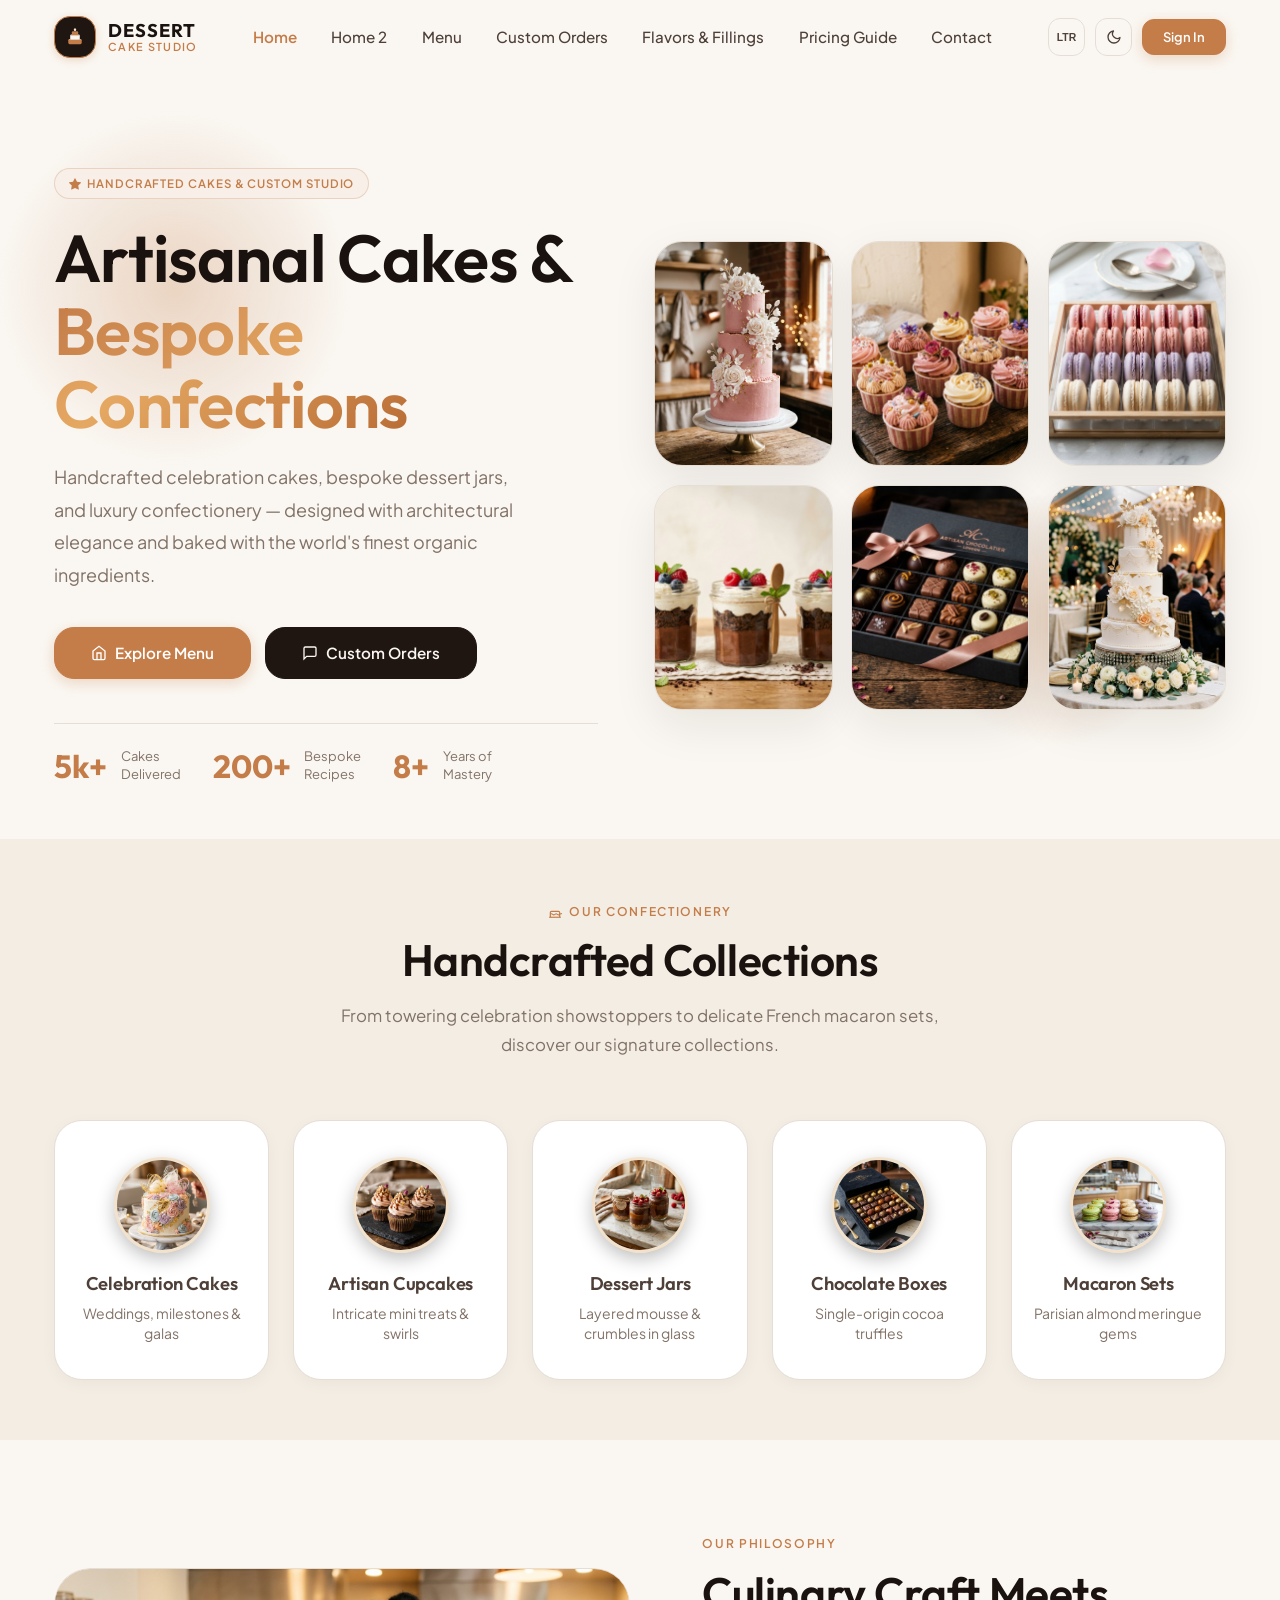
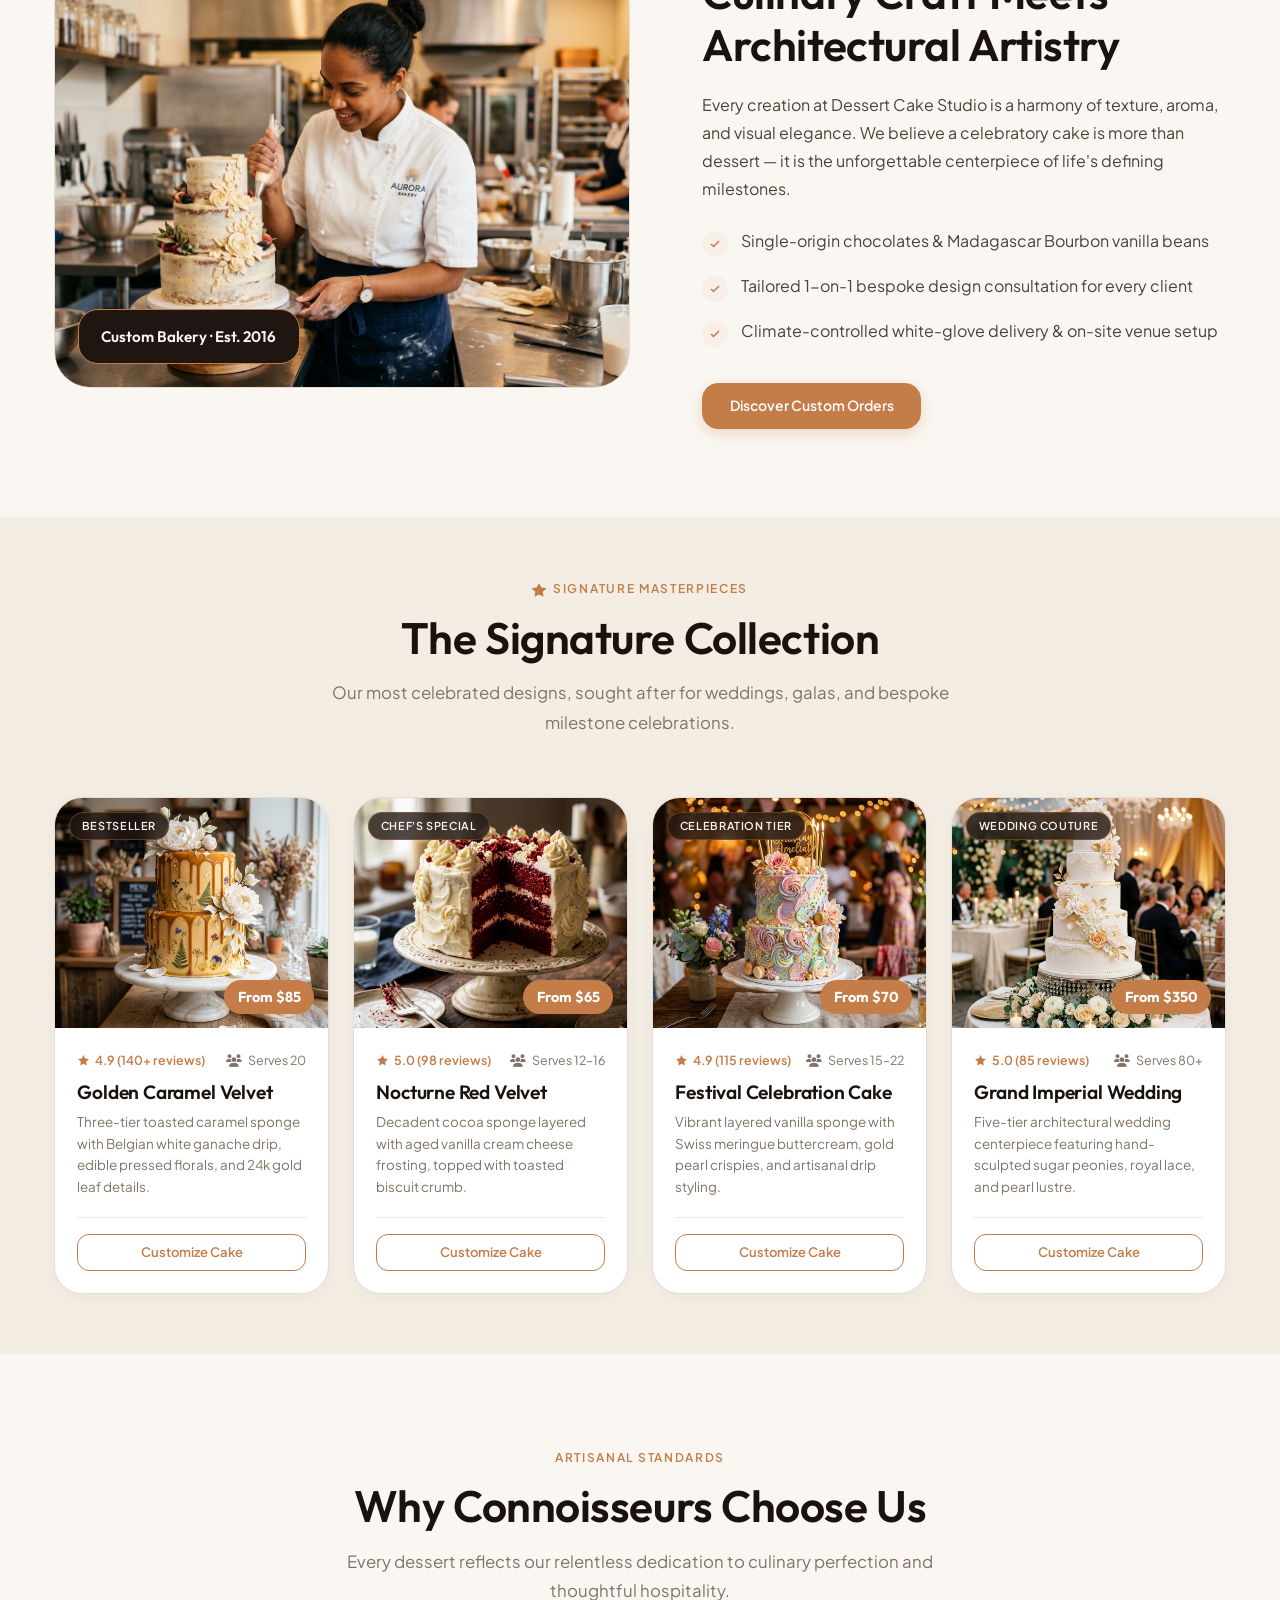
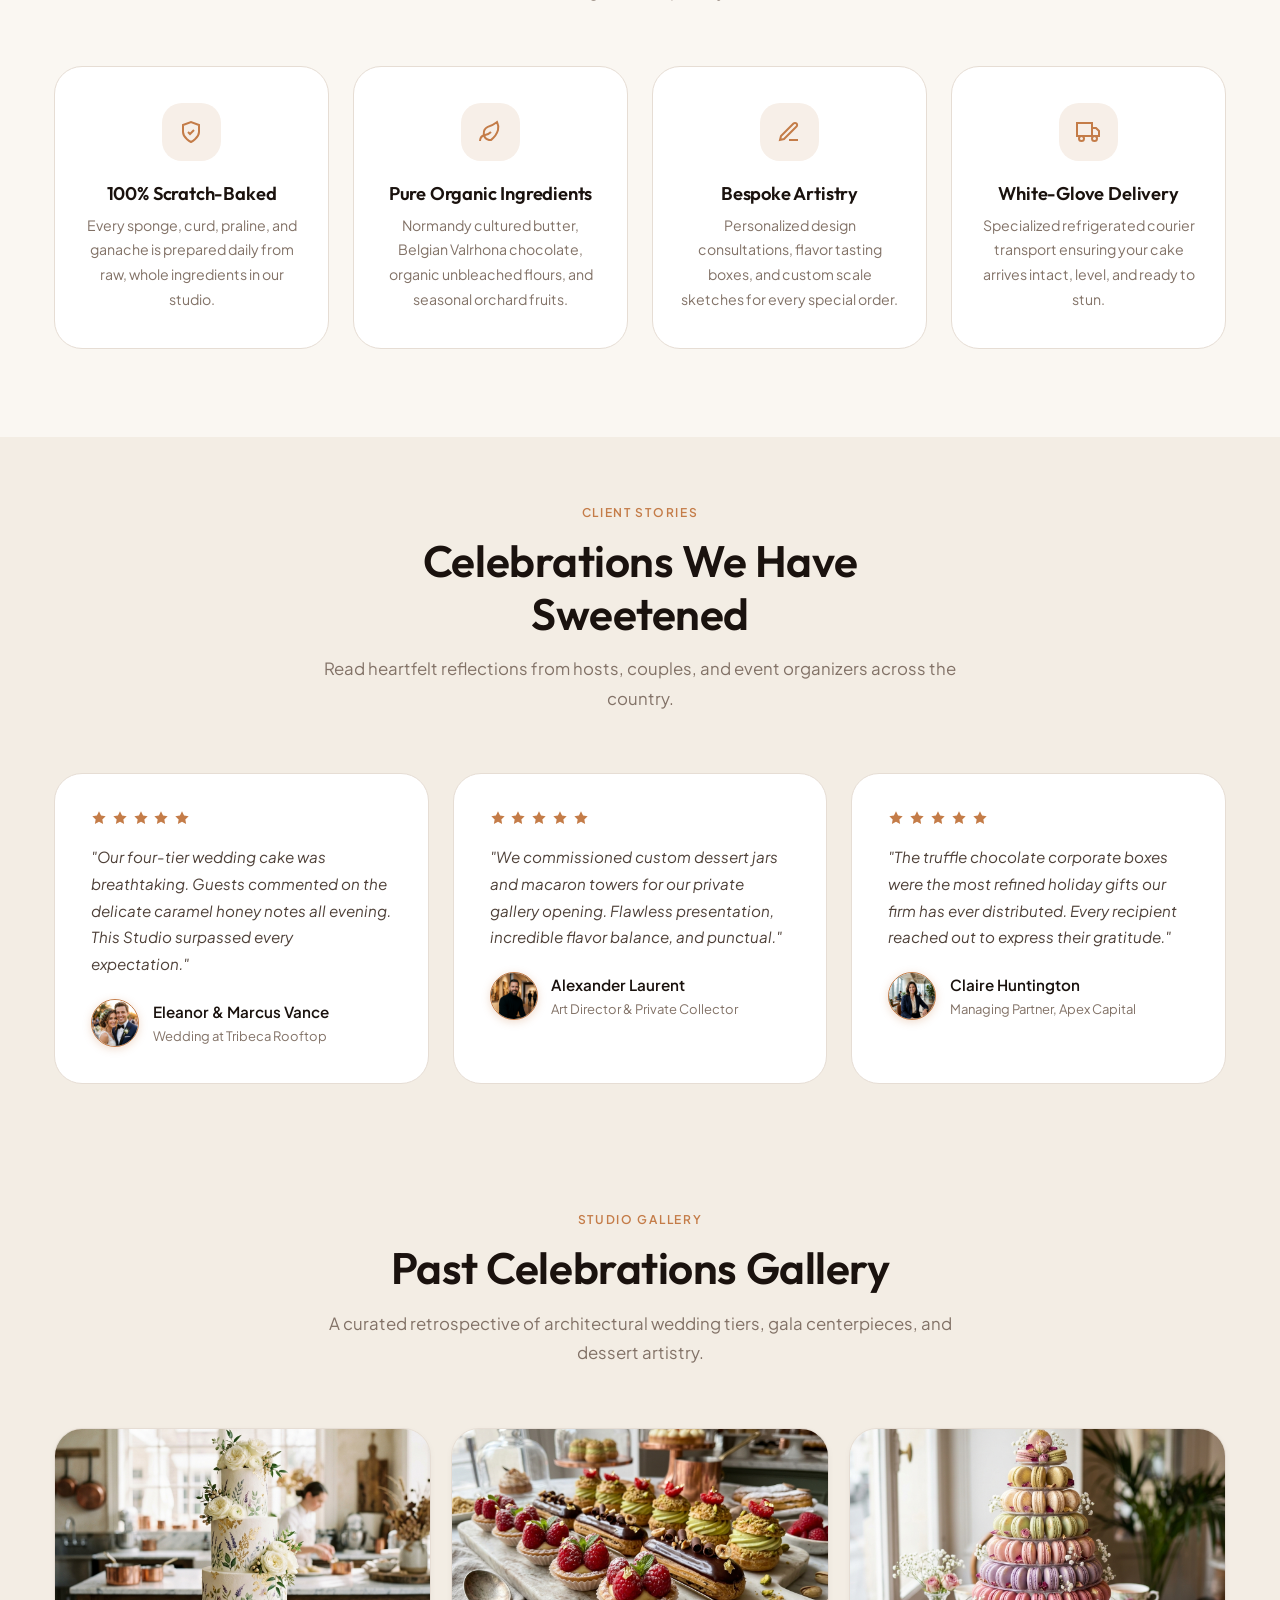
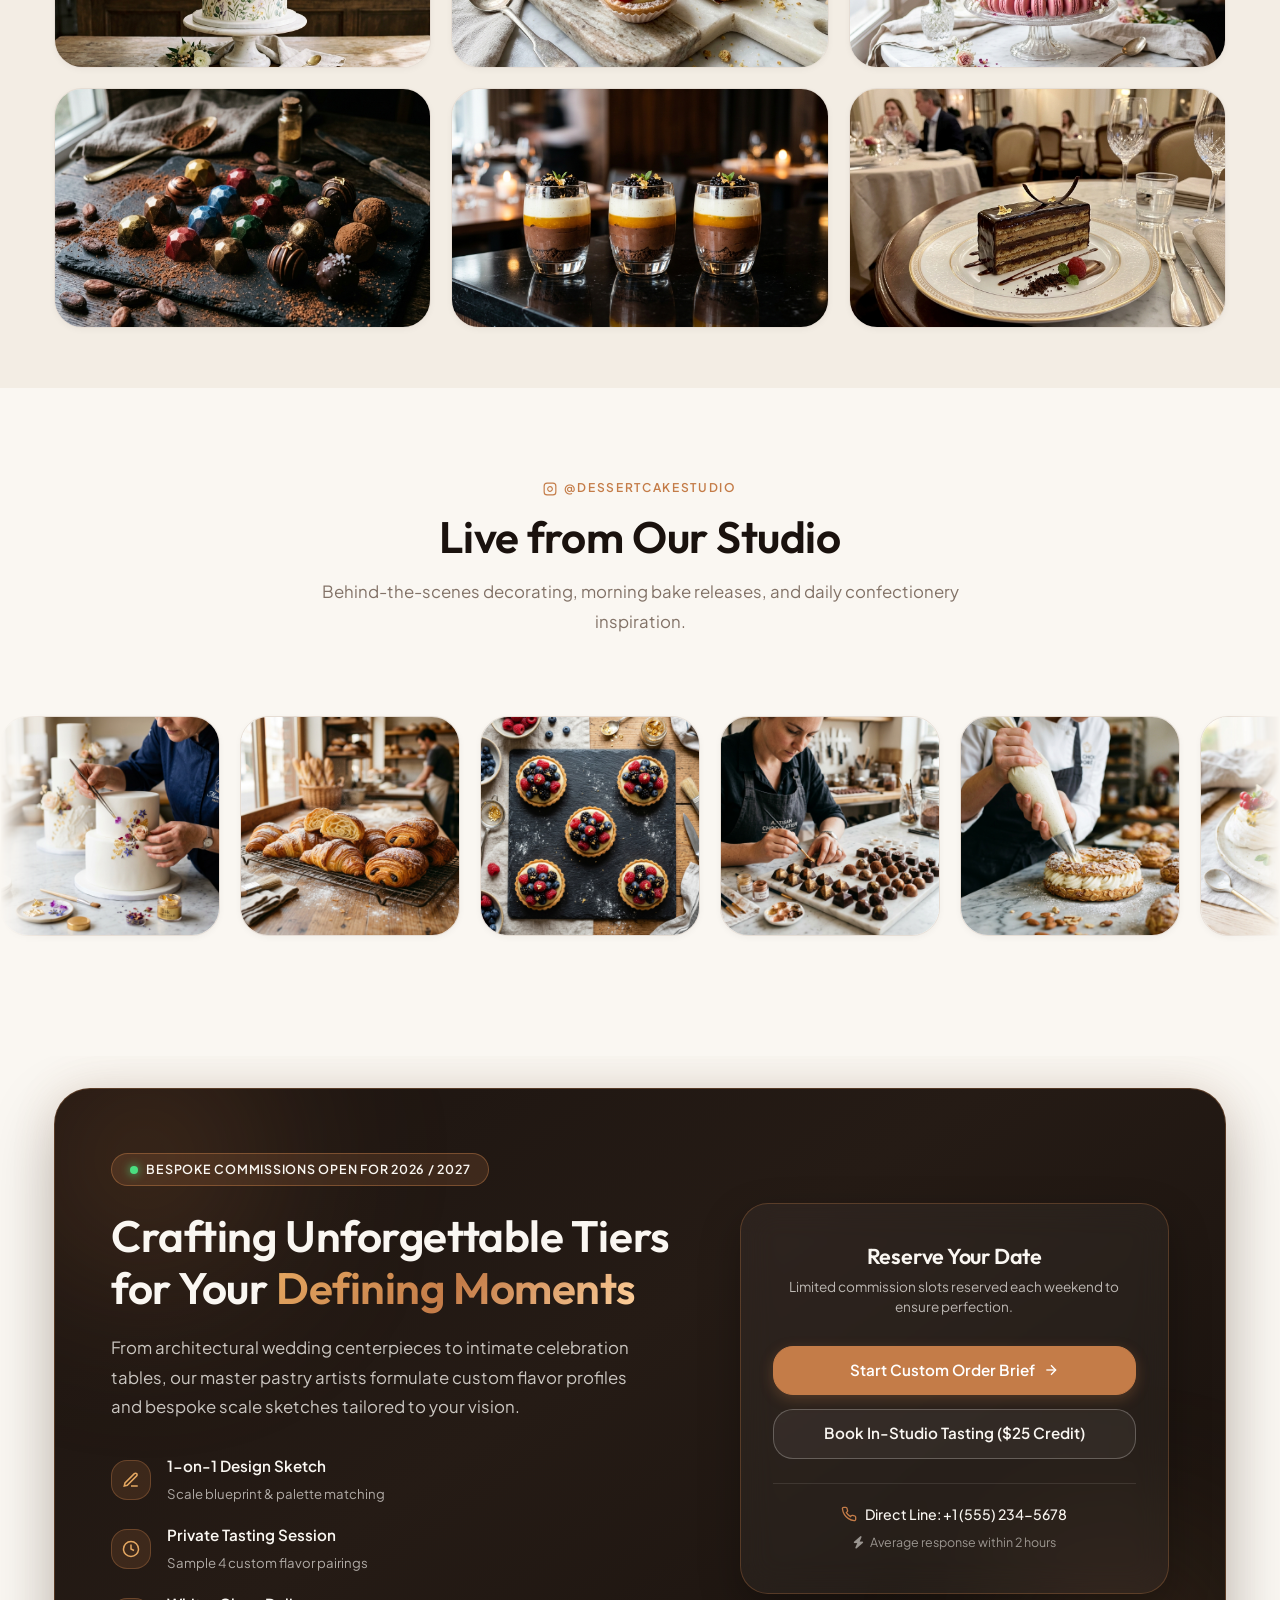
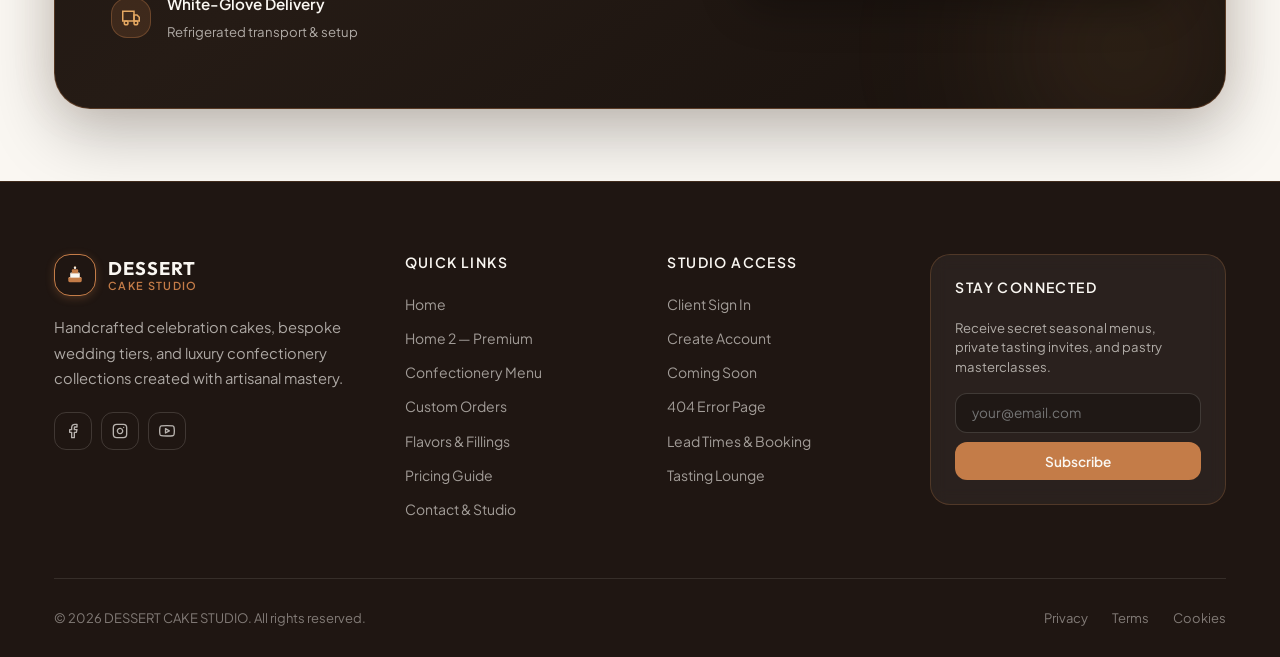
<file: index.html>
<!DOCTYPE html>
<html lang="en" id="root-html">
<head>
    <meta charset="UTF-8">
    <meta name="viewport" content="width=device-width, initial-scale=1.0">
    <meta name="description" content="Dessert Cake Studio — Handcrafted custom celebration cakes, artisanal cupcakes, dessert jars, chocolate boxes, and macaron gift sets for extraordinary celebrations.">
    <title>Home | Dessert Cake Studio</title>
    <link rel="icon" type="image/svg+xml" href="favicon.svg">
    <link rel="stylesheet" href="https://cdnjs.cloudflare.com/ajax/libs/font-awesome/6.5.1/css/all.min.css">
    <link rel="stylesheet" href="style.css">
</head>
<body>

<div id="main-nav"></div>

<!-- ═══ SECTION 1: HERO — EDITORIAL SPLIT ═══ -->
<section class="section" id="hero">
    <div class="container">
        <div class="hero-split">
            <div class="hero-content">
                <div class="hero-glow hero-glow-1"></div>
                <div class="badge animate-fade-in-down" style="margin-bottom:1.35rem;">
                    <svg xmlns="http://www.w3.org/2000/svg" width="12" height="12" fill="currentColor" viewBox="0 0 16 16"><path d="M3.612 15.443c-.386.198-.824-.149-.746-.592l.83-4.73L.173 6.765c-.329-.314-.158-.888.283-.95l4.898-.696L7.538.792c.197-.39.73-.39.927 0l2.184 4.327 4.898.696c.441.062.612.636.282.95l-3.522 3.356.83 4.73c.078.443-.36.79-.746.592L8 13.187l-4.389 2.256z"/></svg>
                    Handcrafted Cakes & Custom Studio
                </div>

                <h1 class="animate-fade-in-up">Artisanal Cakes &<br><span class="accent">Bespoke Confections</span></h1>

                <p class="lead animate-fade-in-up" style="animation-delay:0.15s;">Handcrafted celebration cakes, bespoke dessert jars, and luxury confectionery — designed with architectural elegance and baked with the world's finest organic ingredients.</p>

                <div class="hero-ctas animate-fade-in-up" style="animation-delay:0.3s;">
                    <a href="menu.html" class="btn btn-primary btn-lg">
                        <svg xmlns="http://www.w3.org/2000/svg" width="16" height="16" fill="none" viewBox="0 0 24 24" stroke="currentColor" stroke-width="2"><path d="M3 9l9-7 9 7v11a2 2 0 0 1-2 2H5a2 2 0 0 1-2-2z"/><polyline points="9 22 9 12 15 12 15 22"/></svg>
                        Explore Menu
                    </a>
                    <a href="custom-orders.html" class="btn btn-secondary btn-lg">
                        <svg xmlns="http://www.w3.org/2000/svg" width="16" height="16" fill="none" viewBox="0 0 24 24" stroke="currentColor" stroke-width="2"><path d="M21 15a2 2 0 0 1-2 2H7l-4 4V5a2 2 0 0 1 2-2h14a2 2 0 0 1 2 2z"/></svg>
                        Custom Orders
                    </a>
                </div>

                <div class="hero-stats animate-fade-in-up" style="animation-delay:0.45s;">
                    <div class="hero-stat">
                        <span class="hero-stat-num">5k+</span>
                        <span class="hero-stat-label">Cakes<br>Delivered</span>
                    </div>
                    <div class="hero-stat">
                        <span class="hero-stat-num">200+</span>
                        <span class="hero-stat-label">Bespoke<br>Recipes</span>
                    </div>
                    <div class="hero-stat">
                        <span class="hero-stat-num">8+</span>
                        <span class="hero-stat-label">Years of<br>Mastery</span>
                    </div>
                </div>
            </div>

            <div class="hero-image-wrap animate-fade-in" style="animation-delay:0.2s;">
                <div class="hero-glow hero-glow-2"></div>
                <div class="hero-collage-grid">
                    <div class="collage-item">
                        <img src="assets/images/hero_cake_1788076593806.jpg" alt="Signature three-tier celebration cake with gold leaf and handcrafted floral accents" loading="eager">
                    </div>
                    <div class="collage-item">
                        <img src="assets/images/cupcakes_display_1788076606150.jpg" alt="Artisan decorated cupcakes" loading="lazy">
                    </div>
                    <div class="collage-item">
                        <img src="assets/images/macarons_set_1788076664155.jpg" alt="Parisian almond French macaron sets" loading="lazy">
                    </div>
                    <div class="collage-item">
                        <img src="assets/images/dessert_jars_1788076620637.jpg" alt="Velvety layered mousse dessert jars" loading="lazy">
                    </div>
                    <div class="collage-item">
                        <img src="assets/images/chocolate_boxes_1788076650313.jpg" alt="Luxury single-origin chocolate truffle boxes" loading="lazy">
                    </div>
                    <div class="collage-item">
                        <img src="assets/images/wedding_cake_1788076737330.jpg" alt="Grand architectural wedding centerpiece" loading="lazy">
                    </div>
                </div>
            </div>
        </div>
    </div>
</section>

<!-- ═══ SECTION 2: CATEGORY SHOWCASE — 5 DISTINCT CARDS ═══ -->
<section class="section-sm" style="background:var(--bg-surface);" id="categories">
    <div class="container">
        <div class="section-header scroll-reveal">
            <span class="section-label">
                <svg xmlns="http://www.w3.org/2000/svg" width="14" height="14" fill="none" viewBox="0 0 24 24" stroke="currentColor" stroke-width="2"><path d="M20 21v-8a2 2 0 0 0-2-2H6a2 2 0 0 0-2 2v8"/><path d="M4 16s.5-1 2-1 2.5 2 4 2 2.5-2 4-2 2.5 2 4 2 2.5-2 4-2 2-1 2-1"/><path d="M2 21h20"/></svg>
                Our Confectionery
            </span>
            <h2>Handcrafted Collections</h2>
            <p>From towering celebration showstoppers to delicate French macaron sets, discover our signature collections.</p>
        </div>
        <div class="grid grid-5 scroll-reveal delay-200">
            <a href="menu.html?category=celebration" class="category-card">
                <div class="category-img-wrap">
                    <img src="assets/images/collection_celebration_cakes_1788091337004.jpg" alt="Handcrafted Celebration Cakes" loading="lazy">
                </div>
                <h3>Celebration Cakes</h3>
                <p>Weddings, milestones & galas</p>
            </a>
            <a href="menu.html?category=cupcakes" class="category-card">
                <div class="category-img-wrap">
                    <img src="assets/images/collection_artisan_cupcakes_1788091367743.jpg" alt="Artisan Cupcakes Collection" loading="lazy">
                </div>
                <h3>Artisan Cupcakes</h3>
                <p>Intricate mini treats & swirls</p>
            </a>
            <a href="menu.html?category=jars" class="category-card">
                <div class="category-img-wrap">
                    <img src="assets/images/collection_dessert_jars_1788091401743.jpg" alt="Layered Dessert Jars" loading="lazy">
                </div>
                <h3>Dessert Jars</h3>
                <p>Layered mousse & crumbles in glass</p>
            </a>
            <a href="menu.html?category=chocolates" class="category-card">
                <div class="category-img-wrap">
                    <img src="assets/images/collection_chocolate_boxes_1788091429282.jpg" alt="Luxury Chocolate Boxes" loading="lazy">
                </div>
                <h3>Chocolate Boxes</h3>
                <p>Single-origin cocoa truffles</p>
            </a>
            <a href="menu.html?category=macarons" class="category-card">
                <div class="category-img-wrap">
                    <img src="assets/images/collection_macaron_sets_1788091457890.jpg" alt="Parisian Macaron Sets" loading="lazy">
                </div>
                <h3>Macaron Sets</h3>
                <p>Parisian almond meringue gems</p>
            </a>
        </div>
    </div>
</section>

<!-- ═══ SECTION 3: ABOUT STUDIO — ASYMMETRIC STORY SPLIT ═══ -->
<section class="section" id="about">
    <div class="container">
        <div class="about-split scroll-reveal">
            <div class="about-image">
                <img src="assets/images/baker_at_work_1788076676013.jpg" alt="Master pastry chef piping delicate floral details on a bespoke celebration cake">
                <div class="about-image-badge">Custom Bakery · Est. 2016</div>
            </div>
            <div class="about-content">
                <span class="section-label">Our Philosophy</span>
                <h2>Culinary Craft Meets Architectural Artistry</h2>
                <p>Every creation at Dessert Cake Studio is a harmony of texture, aroma, and visual elegance. We believe a celebratory cake is more than dessert — it is the unforgettable centerpiece of life's defining milestones.</p>
                <div class="about-features">
                    <div class="about-feature">
                        <span class="check-icon"><svg xmlns="http://www.w3.org/2000/svg" width="12" height="12" fill="none" viewBox="0 0 24 24" stroke="currentColor" stroke-width="3"><polyline points="20 6 9 17 4 12"/></svg></span>
                        <span>Single-origin chocolates & Madagascar Bourbon vanilla beans</span>
                    </div>
                    <div class="about-feature">
                        <span class="check-icon"><svg xmlns="http://www.w3.org/2000/svg" width="12" height="12" fill="none" viewBox="0 0 24 24" stroke="currentColor" stroke-width="3"><polyline points="20 6 9 17 4 12"/></svg></span>
                        <span>Tailored 1-on-1 bespoke design consultation for every client</span>
                    </div>
                    <div class="about-feature">
                        <span class="check-icon"><svg xmlns="http://www.w3.org/2000/svg" width="12" height="12" fill="none" viewBox="0 0 24 24" stroke="currentColor" stroke-width="3"><polyline points="20 6 9 17 4 12"/></svg></span>
                        <span>Climate-controlled white-glove delivery & on-site venue setup</span>
                    </div>
                </div>
                <a href="custom-orders.html" class="btn btn-primary">Discover Custom Orders</a>
            </div>
        </div>
    </div>
</section>

<!-- ═══ SECTION 4: SIGNATURE COLLECTION — LUXURY SHOWCASE ═══ -->
<section class="section-sm" style="background:var(--bg-surface);" id="signature">
    <div class="container">
        <div class="section-header scroll-reveal">
            <span class="section-label">
                <svg xmlns="http://www.w3.org/2000/svg" width="14" height="14" fill="currentColor" viewBox="0 0 16 16"><path d="M3.612 15.443c-.386.198-.824-.149-.746-.592l.83-4.73L.173 6.765c-.329-.314-.158-.888.283-.95l4.898-.696L7.538.792c.197-.39.73-.39.927 0l2.184 4.327 4.898.696c.441.062.612.636.282.95l-3.522 3.356.83 4.73c.078.443-.36.79-.746.592L8 13.187l-4.389 2.256z"/></svg>
                Signature Masterpieces
            </span>
            <h2>The Signature Collection</h2>
            <p>Our most celebrated designs, sought after for weddings, galas, and bespoke milestone celebrations.</p>
        </div>
        <div class="signature-scroll scroll-reveal delay-200">
            <!-- Card 1 -->
            <div class="signature-card">
                <div class="signature-card-img-wrap">
                    <span class="signature-badge-top-left">Bestseller</span>
                    <span class="signature-price-pill">From $85</span>
                    <img src="assets/images/signature_caramel_velvet_1788092345989.jpg" alt="Golden Caramel Velvet Tiered Cake" loading="lazy">
                </div>
                <div class="signature-card-body">
                    <div class="signature-meta">
                        <span class="signature-rating">
                            <svg xmlns="http://www.w3.org/2000/svg" width="13" height="13" fill="currentColor" viewBox="0 0 24 24"><polygon points="12 2 15.09 8.26 22 9.27 17 14.14 18.18 21.02 12 17.77 5.82 21.02 7 14.14 2 9.27 8.91 8.26 12 2"/></svg>
                            4.9 (140+ reviews)
                        </span>
                        <span><i class="fa-solid fa-users" style="margin-right:4px;"></i> Serves 20</span>
                    </div>
                    <h3>Golden Caramel Velvet</h3>
                    <p>Three-tier toasted caramel sponge with Belgian white ganache drip, edible pressed florals, and 24k gold leaf details.</p>
                    <div class="signature-card-footer">
                        <a href="custom-orders.html" class="btn btn-outline btn-sm w-full">Customize Cake</a>
                    </div>
                </div>
            </div>

            <!-- Card 2 -->
            <div class="signature-card">
                <div class="signature-card-img-wrap">
                    <span class="signature-badge-top-left">Chef's Special</span>
                    <span class="signature-price-pill">From $65</span>
                    <img src="assets/images/red_velvet_cake_1788076853825.jpg" alt="Nocturne Red Velvet Cake" loading="lazy">
                </div>
                <div class="signature-card-body">
                    <div class="signature-meta">
                        <span class="signature-rating">
                            <svg xmlns="http://www.w3.org/2000/svg" width="13" height="13" fill="currentColor" viewBox="0 0 24 24"><polygon points="12 2 15.09 8.26 22 9.27 17 14.14 18.18 21.02 12 17.77 5.82 21.02 7 14.14 2 9.27 8.91 8.26 12 2"/></svg>
                            5.0 (98 reviews)
                        </span>
                        <span><i class="fa-solid fa-users" style="margin-right:4px;"></i> Serves 12–16</span>
                    </div>
                    <h3>Nocturne Red Velvet</h3>
                    <p>Decadent cocoa sponge layered with aged vanilla cream cheese frosting, topped with toasted biscuit crumb.</p>
                    <div class="signature-card-footer">
                        <a href="custom-orders.html" class="btn btn-outline btn-sm w-full">Customize Cake</a>
                    </div>
                </div>
            </div>

            <!-- Card 3 -->
            <div class="signature-card">
                <div class="signature-card-img-wrap">
                    <span class="signature-badge-top-left">Celebration Tier</span>
                    <span class="signature-price-pill">From $70</span>
                    <img src="assets/images/signature_festival_celebration_1788092373585.jpg" alt="Festival Celebration Cake" loading="lazy">
                </div>
                <div class="signature-card-body">
                    <div class="signature-meta">
                        <span class="signature-rating">
                            <svg xmlns="http://www.w3.org/2000/svg" width="13" height="13" fill="currentColor" viewBox="0 0 24 24"><polygon points="12 2 15.09 8.26 22 9.27 17 14.14 18.18 21.02 12 17.77 5.82 21.02 7 14.14 2 9.27 8.91 8.26 12 2"/></svg>
                            4.9 (115 reviews)
                        </span>
                        <span><i class="fa-solid fa-users" style="margin-right:4px;"></i> Serves 15–22</span>
                    </div>
                    <h3>Festival Celebration Cake</h3>
                    <p>Vibrant layered vanilla sponge with Swiss meringue buttercream, gold pearl crispies, and artisanal drip styling.</p>
                    <div class="signature-card-footer">
                        <a href="custom-orders.html" class="btn btn-outline btn-sm w-full">Customize Cake</a>
                    </div>
                </div>
            </div>

            <!-- Card 4 -->
            <div class="signature-card">
                <div class="signature-card-img-wrap">
                    <span class="signature-badge-top-left">Wedding Couture</span>
                    <span class="signature-price-pill">From $350</span>
                    <img src="assets/images/wedding_cake_1788076737330.jpg" alt="Grand Imperial Wedding Cake" loading="lazy">
                </div>
                <div class="signature-card-body">
                    <div class="signature-meta">
                        <span class="signature-rating">
                            <svg xmlns="http://www.w3.org/2000/svg" width="13" height="13" fill="currentColor" viewBox="0 0 24 24"><polygon points="12 2 15.09 8.26 22 9.27 17 14.14 18.18 21.02 12 17.77 5.82 21.02 7 14.14 2 9.27 8.91 8.26 12 2"/></svg>
                            5.0 (85 reviews)
                        </span>
                        <span><i class="fa-solid fa-users" style="margin-right:4px;"></i> Serves 80+</span>
                    </div>
                    <h3>Grand Imperial Wedding</h3>
                    <p>Five-tier architectural wedding centerpiece featuring hand-sculpted sugar peonies, royal lace, and pearl lustre.</p>
                    <div class="signature-card-footer">
                        <a href="custom-orders.html" class="btn btn-outline btn-sm w-full">Customize Cake</a>
                    </div>
                </div>
            </div>
        </div>
    </div>
</section>

<!-- ═══ SECTION 5: CRAFTSMANSHIP & VALUES — 4 FEATURE GRID ═══ -->
<section class="section" id="features">
    <div class="container">
        <div class="section-header scroll-reveal">
            <span class="section-label">Artisanal Standards</span>
            <h2>Why Connoisseurs Choose Us</h2>
            <p>Every dessert reflects our relentless dedication to culinary perfection and thoughtful hospitality.</p>
        </div>
        <div class="grid grid-4 scroll-reveal delay-200">
            <div class="feature-card">
                <div class="icon-box icon-box-lg">
                    <svg xmlns="http://www.w3.org/2000/svg" width="24" height="24" fill="none" viewBox="0 0 24 24" stroke="currentColor" stroke-width="2"><path d="M12 22s8-4 8-10V5l-8-3-8 3v7c0 6 8 10 8 10z"/><polyline points="9 12 11 14 15 10"/></svg>
                </div>
                <h3>100% Scratch-Baked</h3>
                <p>Every sponge, curd, praline, and ganache is prepared daily from raw, whole ingredients in our studio.</p>
            </div>
            <div class="feature-card">
                <div class="icon-box icon-box-lg">
                    <svg xmlns="http://www.w3.org/2000/svg" width="24" height="24" fill="none" viewBox="0 0 24 24" stroke="currentColor" stroke-width="2"><path d="M11 20A7 7 0 0 1 9.8 6.9C15.5 4.9 17 3.5 19 2c1 2 2 4.5 1 8-1.5 5.5-4 7.5-7 10z"/><path d="M2 21c0-3 1.85-5.36 5.08-6C9.5 14.52 12 13 13 12"/></svg>
                </div>
                <h3>Pure Organic Ingredients</h3>
                <p>Normandy cultured butter, Belgian Valrhona chocolate, organic unbleached flours, and seasonal orchard fruits.</p>
            </div>
            <div class="feature-card">
                <div class="icon-box icon-box-lg">
                    <svg xmlns="http://www.w3.org/2000/svg" width="24" height="24" fill="none" viewBox="0 0 24 24" stroke="currentColor" stroke-width="2"><path d="M12 20h9"/><path d="M16.5 3.5a2.121 2.121 0 0 1 3 3L7 19l-4 1 1-4L16.5 3.5z"/></svg>
                </div>
                <h3>Bespoke Artistry</h3>
                <p>Personalized design consultations, flavor tasting boxes, and custom scale sketches for every special order.</p>
            </div>
            <div class="feature-card">
                <div class="icon-box icon-box-lg">
                    <svg xmlns="http://www.w3.org/2000/svg" width="24" height="24" fill="none" viewBox="0 0 24 24" stroke="currentColor" stroke-width="2"><rect x="1" y="3" width="15" height="13"/><polygon points="16 8 20 8 23 11 23 16 16 16 16 8"/><circle cx="5.5" cy="18.5" r="2.5"/><circle cx="18.5" cy="18.5" r="2.5"/></svg>
                </div>
                <h3>White-Glove Delivery</h3>
                <p>Specialized refrigerated courier transport ensuring your cake arrives intact, level, and ready to stun.</p>
            </div>
        </div>
    </div>
</section>

<!-- ═══ SECTION 6: CLIENT STORIES & TESTIMONIALS ═══ -->
<section class="section-sm" style="background:var(--bg-surface);" id="testimonials">
    <div class="container">
        <div class="section-header scroll-reveal">
            <span class="section-label">Client Stories</span>
            <h2>Celebrations We Have Sweetened</h2>
            <p>Read heartfelt reflections from hosts, couples, and event organizers across the country.</p>
        </div>
        <div class="grid grid-3 scroll-reveal delay-200">
            <div class="testimonial-card">
                <div class="testimonial-stars">
                    <svg xmlns="http://www.w3.org/2000/svg" width="16" height="16" viewBox="0 0 24 24" fill="currentColor"><polygon points="12 2 15.09 8.26 22 9.27 17 14.14 18.18 21.02 12 17.77 5.82 21.02 7 14.14 2 9.27 8.91 8.26 12 2"/></svg>
                    <svg xmlns="http://www.w3.org/2000/svg" width="16" height="16" viewBox="0 0 24 24" fill="currentColor"><polygon points="12 2 15.09 8.26 22 9.27 17 14.14 18.18 21.02 12 17.77 5.82 21.02 7 14.14 2 9.27 8.91 8.26 12 2"/></svg>
                    <svg xmlns="http://www.w3.org/2000/svg" width="16" height="16" viewBox="0 0 24 24" fill="currentColor"><polygon points="12 2 15.09 8.26 22 9.27 17 14.14 18.18 21.02 12 17.77 5.82 21.02 7 14.14 2 9.27 8.91 8.26 12 2"/></svg>
                    <svg xmlns="http://www.w3.org/2000/svg" width="16" height="16" viewBox="0 0 24 24" fill="currentColor"><polygon points="12 2 15.09 8.26 22 9.27 17 14.14 18.18 21.02 12 17.77 5.82 21.02 7 14.14 2 9.27 8.91 8.26 12 2"/></svg>
                    <svg xmlns="http://www.w3.org/2000/svg" width="16" height="16" viewBox="0 0 24 24" fill="currentColor"><polygon points="12 2 15.09 8.26 22 9.27 17 14.14 18.18 21.02 12 17.77 5.82 21.02 7 14.14 2 9.27 8.91 8.26 12 2"/></svg>
                </div>
                <p class="testimonial-text">"Our four-tier wedding cake was breathtaking. Guests commented on the delicate caramel honey notes all evening. This Studio surpassed every expectation."</p>
                <div class="testimonial-author">
                    <div class="testimonial-avatar">
                        <img src="assets/images/avatar_eleanor_vance_1788092721396.jpg" alt="Eleanor & Marcus Vance" loading="lazy">
                    </div>
                    <div>
                        <div class="testimonial-name">Eleanor & Marcus Vance</div>
                        <div class="testimonial-role">Wedding at Tribeca Rooftop</div>
                    </div>
                </div>
            </div>
            <div class="testimonial-card">
                <div class="testimonial-stars">
                    <svg xmlns="http://www.w3.org/2000/svg" width="16" height="16" viewBox="0 0 24 24" fill="currentColor"><polygon points="12 2 15.09 8.26 22 9.27 17 14.14 18.18 21.02 12 17.77 5.82 21.02 7 14.14 2 9.27 8.91 8.26 12 2"/></svg>
                    <svg xmlns="http://www.w3.org/2000/svg" width="16" height="16" viewBox="0 0 24 24" fill="currentColor"><polygon points="12 2 15.09 8.26 22 9.27 17 14.14 18.18 21.02 12 17.77 5.82 21.02 7 14.14 2 9.27 8.91 8.26 12 2"/></svg>
                    <svg xmlns="http://www.w3.org/2000/svg" width="16" height="16" viewBox="0 0 24 24" fill="currentColor"><polygon points="12 2 15.09 8.26 22 9.27 17 14.14 18.18 21.02 12 17.77 5.82 21.02 7 14.14 2 9.27 8.91 8.26 12 2"/></svg>
                    <svg xmlns="http://www.w3.org/2000/svg" width="16" height="16" viewBox="0 0 24 24" fill="currentColor"><polygon points="12 2 15.09 8.26 22 9.27 17 14.14 18.18 21.02 12 17.77 5.82 21.02 7 14.14 2 9.27 8.91 8.26 12 2"/></svg>
                    <svg xmlns="http://www.w3.org/2000/svg" width="16" height="16" viewBox="0 0 24 24" fill="currentColor"><polygon points="12 2 15.09 8.26 22 9.27 17 14.14 18.18 21.02 12 17.77 5.82 21.02 7 14.14 2 9.27 8.91 8.26 12 2"/></svg>
                </div>
                <p class="testimonial-text">"We commissioned custom dessert jars and macaron towers for our private gallery opening. Flawless presentation, incredible flavor balance, and punctual."</p>
                <div class="testimonial-author">
                    <div class="testimonial-avatar">
                        <img src="assets/images/avatar_alexander_laurent_1788092745549.jpg" alt="Alexander Laurent" loading="lazy">
                    </div>
                    <div>
                        <div class="testimonial-name">Alexander Laurent</div>
                        <div class="testimonial-role">Art Director & Private Collector</div>
                    </div>
                </div>
            </div>
            <div class="testimonial-card">
                <div class="testimonial-stars">
                    <svg xmlns="http://www.w3.org/2000/svg" width="16" height="16" viewBox="0 0 24 24" fill="currentColor"><polygon points="12 2 15.09 8.26 22 9.27 17 14.14 18.18 21.02 12 17.77 5.82 21.02 7 14.14 2 9.27 8.91 8.26 12 2"/></svg>
                    <svg xmlns="http://www.w3.org/2000/svg" width="16" height="16" viewBox="0 0 24 24" fill="currentColor"><polygon points="12 2 15.09 8.26 22 9.27 17 14.14 18.18 21.02 12 17.77 5.82 21.02 7 14.14 2 9.27 8.91 8.26 12 2"/></svg>
                    <svg xmlns="http://www.w3.org/2000/svg" width="16" height="16" viewBox="0 0 24 24" fill="currentColor"><polygon points="12 2 15.09 8.26 22 9.27 17 14.14 18.18 21.02 12 17.77 5.82 21.02 7 14.14 2 9.27 8.91 8.26 12 2"/></svg>
                    <svg xmlns="http://www.w3.org/2000/svg" width="16" height="16" viewBox="0 0 24 24" fill="currentColor"><polygon points="12 2 15.09 8.26 22 9.27 17 14.14 18.18 21.02 12 17.77 5.82 21.02 7 14.14 2 9.27 8.91 8.26 12 2"/></svg>
                    <svg xmlns="http://www.w3.org/2000/svg" width="16" height="16" viewBox="0 0 24 24" fill="currentColor"><polygon points="12 2 15.09 8.26 22 9.27 17 14.14 18.18 21.02 12 17.77 5.82 21.02 7 14.14 2 9.27 8.91 8.26 12 2"/></svg>
                </div>
                <p class="testimonial-text">"The truffle chocolate corporate boxes were the most refined holiday gifts our firm has ever distributed. Every recipient reached out to express their gratitude."</p>
                <div class="testimonial-author">
                    <div class="testimonial-avatar">
                        <img src="assets/images/avatar_claire_huntington_1788092780973.jpg" alt="Claire Huntington" loading="lazy">
                    </div>
                    <div>
                        <div class="testimonial-name">Claire Huntington</div>
                        <div class="testimonial-role">Managing Partner, Apex Capital</div>
                    </div>
                </div>
            </div>
        </div>
    </div>
</section>

<!-- ═══ SECTION 7: CELEBRATION GALLERY — MASONRY ═══ -->
<section class="section-sm" style="background:var(--bg-surface);" id="gallery">
    <div class="container">
        <div class="section-header scroll-reveal">
            <span class="section-label">Studio Gallery</span>
            <h2>Past Celebrations Gallery</h2>
            <p>A curated retrospective of architectural wedding tiers, gala centerpieces, and dessert artistry.</p>
        </div>
        <div class="gallery-masonry scroll-reveal delay-200">
            <div class="gallery-item">
                <img src="assets/images/gallery_botanical_tier_1788097955454.jpg" alt="Bespoke botanical watercolor wedding cake with gold leaf" loading="lazy">
            </div>
            <div class="gallery-item">
                <img src="assets/images/gallery_tartlets_spread_1788097978078.jpg" alt="Artisanal French fruit tartlets and choux pastry spread" loading="lazy">
            </div>
            <div class="gallery-item">
                <img src="assets/images/gallery_macaron_tower_1788098001099.jpg" alt="Pastel French macaron tower with delicate florals" loading="lazy">
            </div>
            <div class="gallery-item">
                <img src="assets/images/gallery_pralines_display_1788098021640.jpg" alt="Hand-painted gemstone chocolate bonbons and gourmet truffles" loading="lazy">
            </div>
            <div class="gallery-item">
                <img src="assets/images/gallery_verrines_crystal_1788098043761.jpg" alt="Layered dessert verrines in crystal glassware" loading="lazy">
            </div>
            <div class="gallery-item">
                <img src="assets/images/gallery_opera_slice_1788098064962.jpg" alt="Classic French Opera cake slice with chocolate mirror glaze" loading="lazy">
            </div>
        </div>
    </div>
</section>

<!-- ═══ SECTION 8: INSTAGRAM CURATED FEED — AUTO SIDE SCROLL ═══ -->
<section class="section" id="instagram" style="overflow:hidden;">
    <div class="container">
        <div class="section-header scroll-reveal">
            <span class="section-label">
                <svg xmlns="http://www.w3.org/2000/svg" width="14" height="14" fill="none" viewBox="0 0 24 24" stroke="currentColor" stroke-width="2"><rect x="2" y="2" width="20" height="20" rx="5" ry="5"/><path d="M16 11.37A4 4 0 1 1 12.63 8 4 4 0 0 1 16 11.37z"/><line x1="17.5" y1="6.5" x2="17.51" y2="6.5"/></svg>
                @dessertcakestudio
            </span>
            <h2>Live from Our Studio</h2>
            <p>Behind-the-scenes decorating, morning bake releases, and daily confectionery inspiration.</p>
        </div>
    </div>
    <div class="insta-scroll-wrapper scroll-reveal delay-200">
        <div class="insta-track">
            <!-- Set 1 -->
            <div class="insta-card">
                <img src="assets/images/insta_chef_decorating_1788100997465.jpg" alt="Instagram: Master chef applying edible gold leaf to celebration cake" loading="lazy">
            </div>
            <div class="insta-card">
                <img src="assets/images/insta_fresh_croissants_1788101019321.jpg" alt="Instagram: Morning bake artisan French croissants" loading="lazy">
            </div>
            <div class="insta-card">
                <img src="assets/images/insta_berry_tartlets_1788101046998.jpg" alt="Instagram: Fresh wild berry and vanilla bean tartlets" loading="lazy">
            </div>
            <div class="insta-card">
                <img src="assets/images/insta_painting_truffles_1788101070083.jpg" alt="Instagram: Hand-painting geometric chocolate bonbons" loading="lazy">
            </div>
            <div class="insta-card">
                <img src="assets/images/insta_piping_choux_1788101094431.jpg" alt="Instagram: Piping Madagascar vanilla chantilly on Paris-Brest" loading="lazy">
            </div>
            <div class="insta-card">
                <img src="assets/images/insta_pavlova_passion_1788101142282.jpg" alt="Instagram: Mini passionfruit and fig pavlovas" loading="lazy">
            </div>
            <div class="insta-card">
                <img src="assets/images/insta_torch_meringue_1788101170986.jpg" alt="Instagram: Torching Italian meringue on lemon tart" loading="lazy">
            </div>
            <div class="insta-card">
                <img src="assets/images/insta_verrines_flight_1788101201311.jpg" alt="Instagram: Layered dessert verrines tasting flight" loading="lazy">
            </div>
            <div class="insta-card">
                <img src="assets/images/insta_cake_sculpture_1788101233059.jpg" alt="Instagram: Architectural cake tier with sugar sails" loading="lazy">
            </div>

            <!-- Set 2 (Seamless loop duplicate) -->
            <div class="insta-card">
                <img src="assets/images/insta_chef_decorating_1788100997465.jpg" alt="Instagram: Master chef applying edible gold leaf to celebration cake" loading="lazy">
            </div>
            <div class="insta-card">
                <img src="assets/images/insta_fresh_croissants_1788101019321.jpg" alt="Instagram: Morning bake artisan French croissants" loading="lazy">
            </div>
            <div class="insta-card">
                <img src="assets/images/insta_berry_tartlets_1788101046998.jpg" alt="Instagram: Fresh wild berry and vanilla bean tartlets" loading="lazy">
            </div>
            <div class="insta-card">
                <img src="assets/images/insta_painting_truffles_1788101070083.jpg" alt="Instagram: Hand-painting geometric chocolate bonbons" loading="lazy">
            </div>
            <div class="insta-card">
                <img src="assets/images/insta_piping_choux_1788101094431.jpg" alt="Instagram: Piping Madagascar vanilla chantilly on Paris-Brest" loading="lazy">
            </div>
            <div class="insta-card">
                <img src="assets/images/insta_pavlova_passion_1788101142282.jpg" alt="Instagram: Mini passionfruit and fig pavlovas" loading="lazy">
            </div>
            <div class="insta-card">
                <img src="assets/images/insta_torch_meringue_1788101170986.jpg" alt="Instagram: Torching Italian meringue on lemon tart" loading="lazy">
            </div>
            <div class="insta-card">
                <img src="assets/images/insta_verrines_flight_1788101201311.jpg" alt="Instagram: Layered dessert verrines tasting flight" loading="lazy">
            </div>
            <div class="insta-card">
                <img src="assets/images/insta_cake_sculpture_1788101233059.jpg" alt="Instagram: Architectural cake tier with sugar sails" loading="lazy">
            </div>
        </div>
    </div>
</section>

<!-- ═══ SECTION 9: DELUXE BESPOKE CTA SHOWCASE ═══ -->
<section class="section-sm" id="cta-showcase">
    <div class="container">
        <div class="cta-deluxe-card scroll-reveal">
            <div class="cta-glow cta-glow-left"></div>
            <div class="cta-glow cta-glow-right"></div>
            
            <div class="cta-deluxe-grid">
                <!-- Left: Headline & Key Highlights -->
                <div class="cta-deluxe-content">
                    <div class="badge cta-badge">
                        <span class="pulse-dot"></span>
                        Bespoke Commissions Open for 2026 / 2027
                    </div>
                    <h2>Crafting Unforgettable Tiers for Your <span class="accent">Defining Moments</span></h2>
                    <p>From architectural wedding centerpieces to intimate celebration tables, our master pastry artists formulate custom flavor profiles and bespoke scale sketches tailored to your vision.</p>
                    
                    <div class="cta-perks-grid">
                        <div class="cta-perk">
                            <div class="cta-perk-icon">
                                <svg xmlns="http://www.w3.org/2000/svg" width="18" height="18" fill="none" viewBox="0 0 24 24" stroke="currentColor" stroke-width="2"><path d="M12 20h9"/><path d="M16.5 3.5a2.121 2.121 0 0 1 3 3L7 19l-4 1 1-4L16.5 3.5z"/></svg>
                            </div>
                            <div>
                                <strong>1-on-1 Design Sketch</strong>
                                <span>Scale blueprint & palette matching</span>
                            </div>
                        </div>
                        <div class="cta-perk">
                            <div class="cta-perk-icon">
                                <svg xmlns="http://www.w3.org/2000/svg" width="18" height="18" fill="none" viewBox="0 0 24 24" stroke="currentColor" stroke-width="2"><circle cx="12" cy="12" r="10"/><path d="M12 6v6l4 2"/></svg>
                            </div>
                            <div>
                                <strong>Private Tasting Session</strong>
                                <span>Sample 4 custom flavor pairings</span>
                            </div>
                        </div>
                        <div class="cta-perk">
                            <div class="cta-perk-icon">
                                <svg xmlns="http://www.w3.org/2000/svg" width="18" height="18" fill="none" viewBox="0 0 24 24" stroke="currentColor" stroke-width="2"><rect x="1" y="3" width="15" height="13"/><polygon points="16 8 20 8 23 11 23 16 16 16 16 8"/><circle cx="5.5" cy="18.5" r="2.5"/><circle cx="18.5" cy="18.5" r="2.5"/></svg>
                            </div>
                            <div>
                                <strong>White-Glove Delivery</strong>
                                <span>Refrigerated transport & setup</span>
                            </div>
                        </div>
                    </div>
                </div>

                <!-- Right: Glassmorphic Quick-Action Panel -->
                <div class="cta-action-panel">
                    <div class="cta-panel-header">
                        <h3>Reserve Your Date</h3>
                        <p>Limited commission slots reserved each weekend to ensure perfection.</p>
                    </div>

                    <div class="cta-panel-buttons">
                        <a href="custom-orders.html" class="btn btn-primary btn-lg w-full">
                            <span>Start Custom Order Brief</span>
                            <svg xmlns="http://www.w3.org/2000/svg" width="16" height="16" fill="none" viewBox="0 0 24 24" stroke="currentColor" stroke-width="2"><line x1="5" y1="12" x2="19" y2="12"/><polyline points="12 5 19 12 12 19"/></svg>
                        </a>
                        <a href="contact.html" class="btn btn-outline btn-lg w-full">
                            <span>Book In-Studio Tasting ($25 Credit)</span>
                        </a>
                    </div>

                    <div class="cta-panel-footer">
                        <div class="cta-hotline">
                            <svg xmlns="http://www.w3.org/2000/svg" width="16" height="16" fill="none" viewBox="0 0 24 24" stroke="currentColor" stroke-width="2"><path d="M22 16.92v3a2 2 0 0 1-2.18 2 19.79 19.79 0 0 1-8.63-3.07 19.5 19.5 0 0 1-6-6 19.79 19.79 0 0 1-3.07-8.67A2 2 0 0 1 4.11 2h3a2 2 0 0 1 2 1.72 12.84 12.84 0 0 0 .7 2.81 2 2 0 0 1-.45 2.11L8.09 9.91a16 16 0 0 0 6 6l1.27-1.27a2 2 0 0 1 2.11-.45 12.84 12.84 0 0 0 2.81.7A2 2 0 0 1 22 16.92z"/></svg>
                            <span>Direct Line: +1 (555) 234-5678</span>
                        </div>
                        <span class="cta-response-time"><i class="fa-solid fa-bolt" style="margin-right:4px;"></i> Average response within 2 hours</span>
                    </div>
                </div>
            </div>
        </div>
    </div>
</section>

<div id="main-footer"></div>

<script src="components.js"></script>
</body>
</html>
</file>
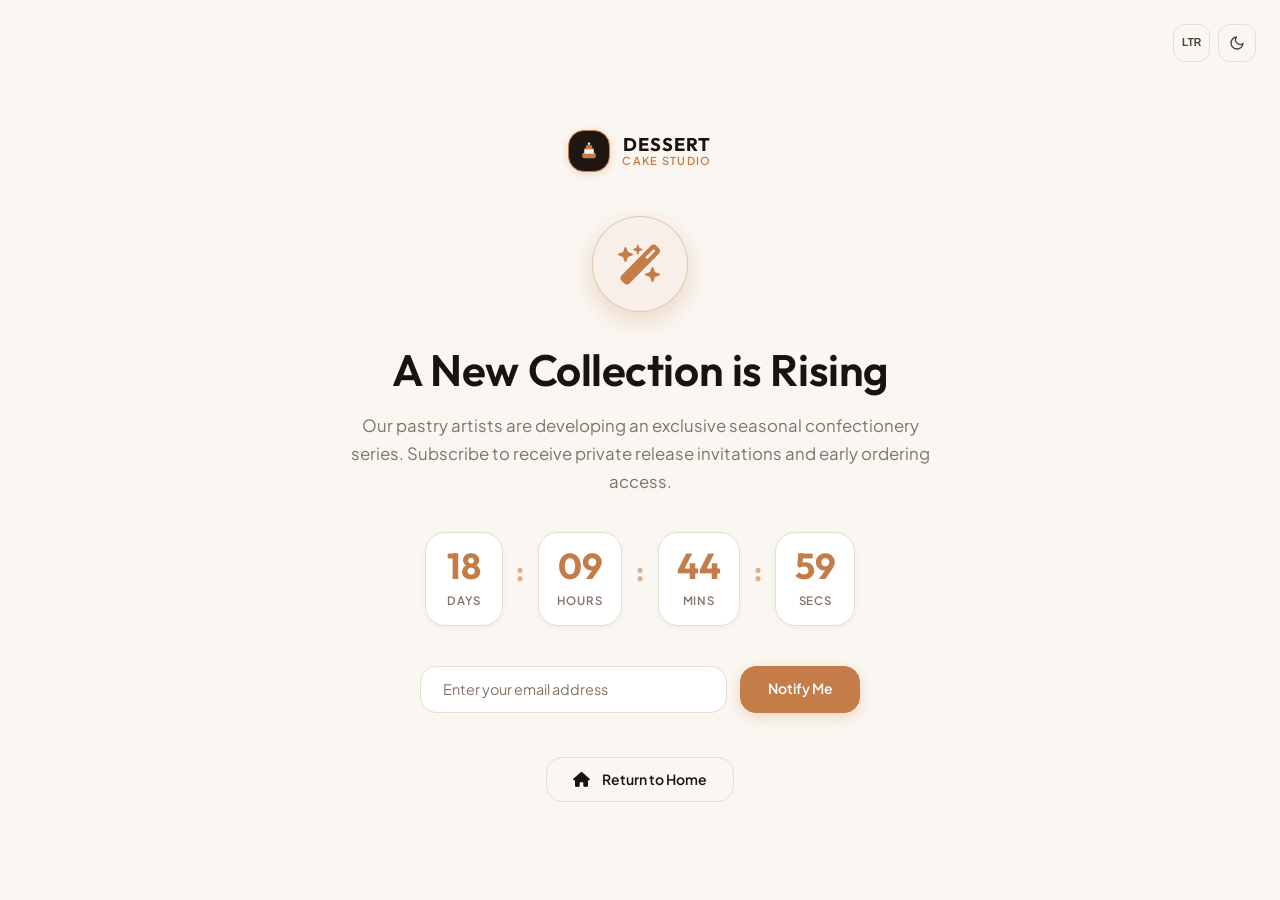
<file: coming-soon.html>
<!DOCTYPE html>
<html lang="en" id="root-html">
<head>
    <meta charset="UTF-8">
    <meta name="viewport" content="width=device-width, initial-scale=1.0">
    <meta name="description" content="A new seasonal confectionery collection is in creation. Subscribe for private release access from Dessert Cake Studio.">
    <title>Seasonal Collection Coming Soon | Dessert Cake Studio</title>
    <link rel="icon" type="image/svg+xml" href="favicon.svg">
    <link rel="stylesheet" href="https://cdnjs.cloudflare.com/ajax/libs/font-awesome/6.5.1/css/all.min.css">
    <link rel="stylesheet" href="style.css">
</head>
<body>

<div class="coming-soon-page">
    <!-- Toggles -->
    <div class="error-toggles">
        <button onclick="toggleDir()" class="nav-icon-btn" title="Toggle Direction"><span class="dir-label" style="font-size:0.65rem;font-weight:700;">LTR</span></button>
        <button onclick="toggleTheme()" class="nav-icon-btn" title="Toggle Theme"><span class="theme-icon-wrap"></span></button>
    </div>

    <div class="coming-soon-content">
        <!-- Logo -->
        <a href="index.html" class="coming-soon-logo" aria-label="Back to home">
            <div class="nav-logo-icon">
                <svg width="24" height="24" viewBox="0 0 100 100" fill="none" xmlns="http://www.w3.org/2000/svg">
                    <rect x="22" y="58" width="56" height="22" rx="6" fill="#C47C48"/>
                    <rect x="25" y="60" width="50" height="3" rx="1.5" fill="#FAF7F2" opacity="0.6"/>
                    <rect x="30" y="40" width="40" height="20" rx="5" fill="#FAF7F2"/>
                    <rect x="33" y="42" width="34" height="2.5" rx="1.2" fill="#C47C48" opacity="0.5"/>
                    <rect x="37" y="26" width="26" height="16" rx="4" fill="#C47C48"/>
                    <circle cx="50" cy="20" r="5" fill="#FAF7F2"/>
                    <path d="M50 11C48.5 14 47 16 50 19C53 16 51.5 14 50 11Z" fill="#E5A862"/>
                </svg>
            </div>
            <div class="nav-logo-text"><span class="brand-top">DESSERT</span><span class="brand-bottom">Cake Studio</span></div>
        </a>

        <div class="coming-soon-icon">
            <i class="fa-solid fa-wand-magic-sparkles" style="font-size:40px;color:var(--primary);"></i>
        </div>

        <h1>A New Collection is Rising</h1>
        <p>Our pastry artists are developing an exclusive seasonal confectionery series. Subscribe to receive private release invitations and early ordering access.</p>

        <!-- Live Launch Countdown Timer -->
        <div class="coming-soon-countdown">
            <div class="countdown-unit">
                <span class="countdown-num" id="cd-days">18</span>
                <span class="countdown-label">Days</span>
            </div>
            <div class="countdown-sep">:</div>
            <div class="countdown-unit">
                <span class="countdown-num" id="cd-hours">09</span>
                <span class="countdown-label">Hours</span>
            </div>
            <div class="countdown-sep">:</div>
            <div class="countdown-unit">
                <span class="countdown-num" id="cd-minutes">45</span>
                <span class="countdown-label">Mins</span>
            </div>
            <div class="countdown-sep">:</div>
            <div class="countdown-unit">
                <span class="countdown-num" id="cd-seconds">30</span>
                <span class="countdown-label">Secs</span>
            </div>
        </div>

        <form class="newsletter-form" onsubmit="event.preventDefault(); alert('You have been added to our private release list!');" style="max-width:440px;margin:0 auto;">
            <input type="email" placeholder="Enter your email address" required>
            <button type="submit" class="btn btn-primary">Notify Me</button>
        </form>

        <div style="margin-top:2.75rem;">
            <a href="index.html" class="btn btn-ghost">
                <i class="fa-solid fa-house" style="font-size:15px;margin-right:4px;"></i>
                Return to Home
            </a>
        </div>
    </div>
</div>

<script src="components.js"></script>
<script>
initAuthPage();

// Countdown Timer logic
(function() {
    const launchDate = new Date();
    launchDate.setDate(launchDate.getDate() + 18);
    launchDate.setHours(launchDate.getHours() + 9);
    launchDate.setMinutes(launchDate.getMinutes() + 45);

    function updateCountdown() {
        const now = new Date().getTime();
        const distance = launchDate.getTime() - now;
        if (distance < 0) return;

        const days = Math.floor(distance / (1000 * 60 * 60 * 24));
        const hours = Math.floor((distance % (1000 * 60 * 60 * 24)) / (1000 * 60 * 60));
        const minutes = Math.floor((distance % (1000 * 60 * 60)) / (1000 * 60));
        const seconds = Math.floor((distance % (1000 * 60)) / 1000);

        const elDays = document.getElementById('cd-days');
        const elHours = document.getElementById('cd-hours');
        const elMins = document.getElementById('cd-minutes');
        const elSecs = document.getElementById('cd-seconds');

        if (elDays) elDays.textContent = String(days).padStart(2, '0');
        if (elHours) elHours.textContent = String(hours).padStart(2, '0');
        if (elMins) elMins.textContent = String(minutes).padStart(2, '0');
        if (elSecs) elSecs.textContent = String(seconds).padStart(2, '0');
    }

    setInterval(updateCountdown, 1000);
    updateCountdown();
})();
</script>
</body>
</html>
</file>
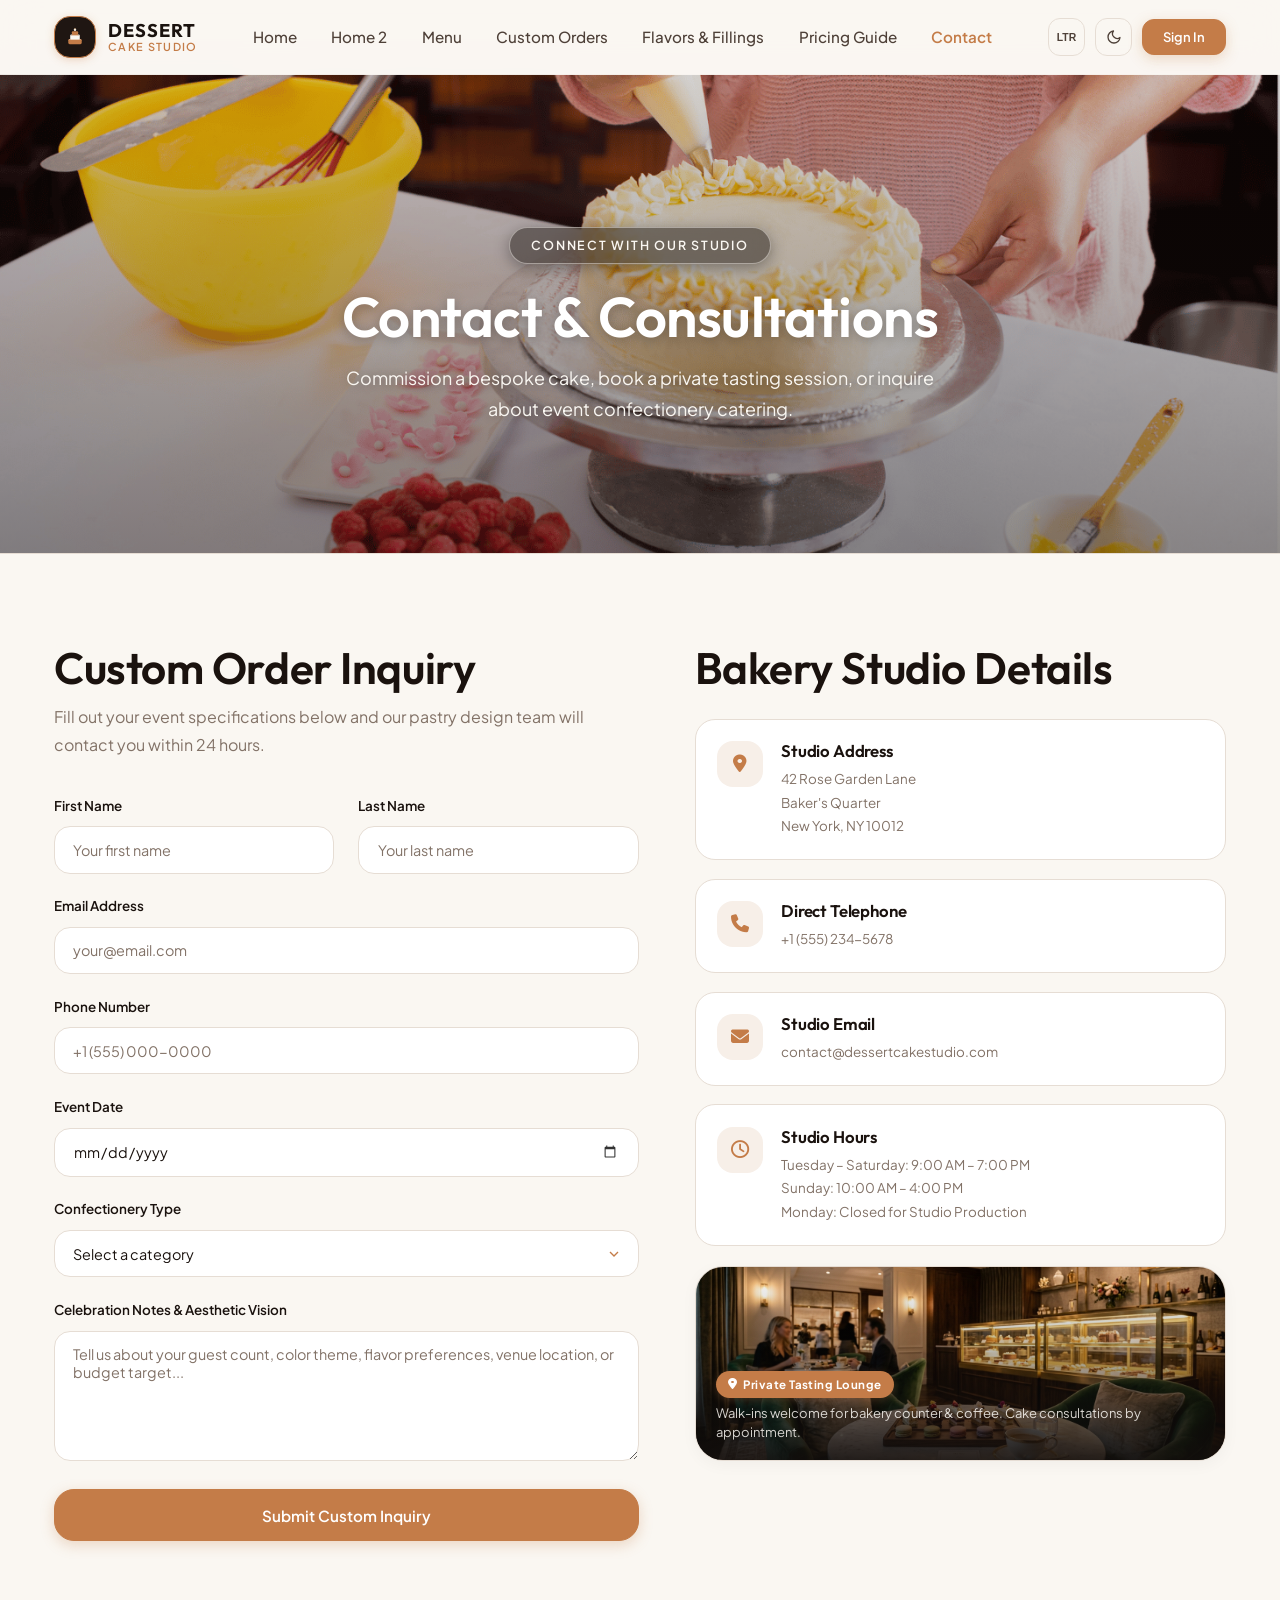
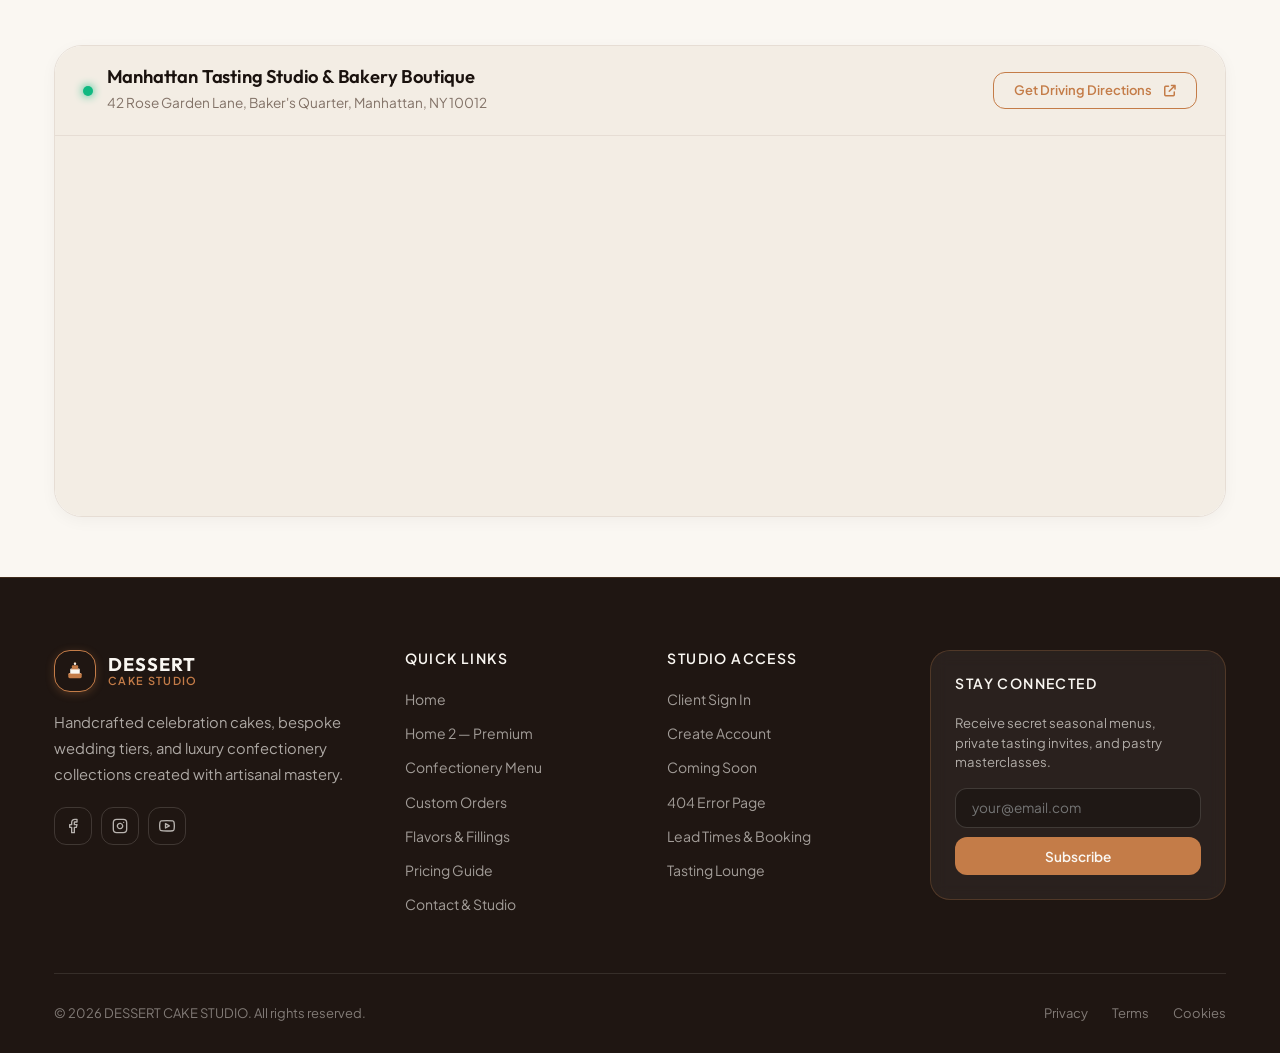
<file: contact.html>
<!DOCTYPE html>
<html lang="en" id="root-html">
<head>
    <meta charset="UTF-8">
    <meta name="viewport" content="width=device-width, initial-scale=1.0">
    <meta name="description" content="Contact Dessert Cake Studio for custom orders, private tasting bookings, and corporate confectionery consultations.">
    <title>Contact & Studio | Dessert Cake Studio</title>
    <link rel="icon" type="image/svg+xml" href="favicon.svg">
    <link rel="stylesheet" href="https://cdnjs.cloudflare.com/ajax/libs/font-awesome/6.5.1/css/all.min.css">
    <link rel="stylesheet" href="style.css">
</head>
<body>

<div id="main-nav"></div>

<!-- Page Hero -->
<section class="page-hero page-hero-banner page-hero-contact">
    <div class="container">
        <span class="section-label">Connect With Our Studio</span>
        <h1>Contact & Consultations</h1>
        <p>Commission a bespoke cake, book a private tasting session, or inquire about event confectionery catering.</p>
    </div>
</section>

<section class="section">
    <div class="container">
        <div class="contact-split scroll-reveal">
            <!-- Custom Order Form -->
            <div>
                <h2 style="margin-bottom:0.5rem;">Custom Order Inquiry</h2>
                <p style="margin-bottom:2.25rem;color:var(--text-muted);">Fill out your event specifications below and our pastry design team will contact you within 24 hours.</p>
                <form onsubmit="event.preventDefault(); alert('Thank you for your inquiry! Our pastry team will contact you within 24 hours.');">
                    <div class="grid grid-2">
                        <div class="form-group"><label class="form-label" for="contact-fname">First Name</label><input type="text" id="contact-fname" class="form-input" placeholder="Your first name" required></div>
                        <div class="form-group"><label class="form-label" for="contact-lname">Last Name</label><input type="text" id="contact-lname" class="form-input" placeholder="Your last name" required></div>
                    </div>
                    <div class="form-group"><label class="form-label" for="contact-email">Email Address</label><input type="email" id="contact-email" class="form-input" placeholder="your@email.com" required></div>
                    <div class="form-group"><label class="form-label" for="contact-phone">Phone Number</label><input type="tel" id="contact-phone" class="form-input" placeholder="+1 (555) 000-0000"></div>
                    <div class="form-group"><label class="form-label" for="contact-date">Event Date</label><input type="date" id="contact-date" class="form-input" required></div>
                    <div class="form-group">
                        <label class="form-label" for="contact-type">Confectionery Type</label>
                        <select id="contact-type" class="form-select" required>
                            <option value="">Select a category</option>
                            <option>Celebration Cake (Single / Two-Tier)</option>
                            <option>Wedding Couture Cake (Multi-Tier)</option>
                            <option>Artisan Cupcakes Collection</option>
                            <option>Layered Dessert Jars Suite</option>
                            <option>Valrhona Chocolate Gift Boxes</option>
                            <option>French Macaron Tower Display</option>
                            <option>Corporate & Gala Volume Gifting</option>
                            <option>Private Tasting Appointment</option>
                        </select>
                    </div>
                    <div class="form-group">
                        <label class="form-label" for="contact-msg">Celebration Notes & Aesthetic Vision</label>
                        <textarea id="contact-msg" class="form-textarea" placeholder="Tell us about your guest count, color theme, flavor preferences, venue location, or budget target..." rows="5"></textarea>
                    </div>
                    <button type="submit" class="btn btn-primary btn-lg w-full">Submit Custom Inquiry</button>
                </form>
            </div>

            <!-- Bakery Info -->
            <div>
                <h2 style="margin-bottom:1.5rem;">Bakery Studio Details</h2>
                <div class="contact-info-card">
                    <div class="icon-box"><i class="fa-solid fa-location-dot" style="font-size:18px;"></i></div>
                    <div>
                        <h4>Studio Address</h4>
                        <p>42 Rose Garden Lane<br>Baker's Quarter<br>New York, NY 10012</p>
                    </div>
                </div>
                <div class="contact-info-card">
                    <div class="icon-box"><i class="fa-solid fa-phone" style="font-size:18px;"></i></div>
                    <div>
                        <h4>Direct Telephone</h4>
                        <p>+1 (555) 234-5678</p>
                    </div>
                </div>
                <div class="contact-info-card">
                    <div class="icon-box"><i class="fa-solid fa-envelope" style="font-size:18px;"></i></div>
                    <div>
                        <h4>Studio Email</h4>
                        <p>contact@dessertcakestudio.com</p>
                    </div>
                </div>
                <div class="contact-info-card">
                    <div class="icon-box"><i class="fa-regular fa-clock" style="font-size:18px;"></i></div>
                    <div>
                        <h4>Studio Hours</h4>
                        <p>Tuesday – Saturday: 9:00 AM – 7:00 PM<br>Sunday: 10:00 AM – 4:00 PM<br>Monday: Closed for Studio Production</p>
                    </div>
                </div>

                <!-- Studio Image Preview Card -->
                <div class="contact-studio-preview">
                    <img src="assets/images/contact_private_tasting_lounge.jpg" alt="Artisanal bakery boutique studio interior" loading="lazy">
                    <div class="contact-preview-overlay">
                        <span class="contact-preview-badge">
                            <i class="fa-solid fa-location-dot" style="font-size:12px;"></i>
                            Private Tasting Lounge
                        </span>
                        <p>Walk-ins welcome for bakery counter & coffee. Cake consultations by appointment.</p>
                    </div>
                </div>
            </div>
        </div>
    </div>
</section>

<!-- Centered Live Studio Location Map -->
<section class="section-sm" style="padding-top: 0;">
    <div class="container">
        <div class="live-map-card scroll-reveal">
            <div class="live-map-header">
                <div class="live-map-title">
                    <span class="live-map-indicator"></span>
                    <div>
                        <h3>Manhattan Tasting Studio & Bakery Boutique</h3>
                        <p>42 Rose Garden Lane, Baker's Quarter, Manhattan, NY 10012</p>
                    </div>
                </div>
                <a href="https://maps.google.com/?q=SoHo,New+York,NY" target="_blank" rel="noopener" class="btn btn-sm btn-outline">
                    <span>Get Driving Directions</span>
                    <i class="fa-solid fa-arrow-up-right-from-square" style="font-size:12px;margin-left:4px;"></i>
                </a>
            </div>
            <div class="live-map-frame-wrap">
                <iframe 
                    title="Dessert Cake Studio Manhattan Location Map"
                    src="https://www.google.com/maps/embed?pb=!1m18!1m12!1m3!1d48373.23846669941!2d-74.0059728!3d40.7127753!2m3!1f0!2f0!3f0!3m2!1i1024!2i768!4f13.1!3m3!1m2!1s0x89c2598f988156a9%3A0xd54629bdf9d61d68!2sSoHo%2C%20New%20York%2C%20NY!5e0!3m2!1sen!2sus!4v1710000000000!5m2!1sen!2sus"
                    width="100%" 
                    height="380" 
                    style="border:0;" 
                    allowfullscreen="" 
                    loading="lazy" 
                    referrerpolicy="no-referrer-when-downgrade">
                </iframe>
            </div>
        </div>
    </div>
</section>

<div id="main-footer"></div>
<script src="components.js"></script>
</body>
</html>
</file>
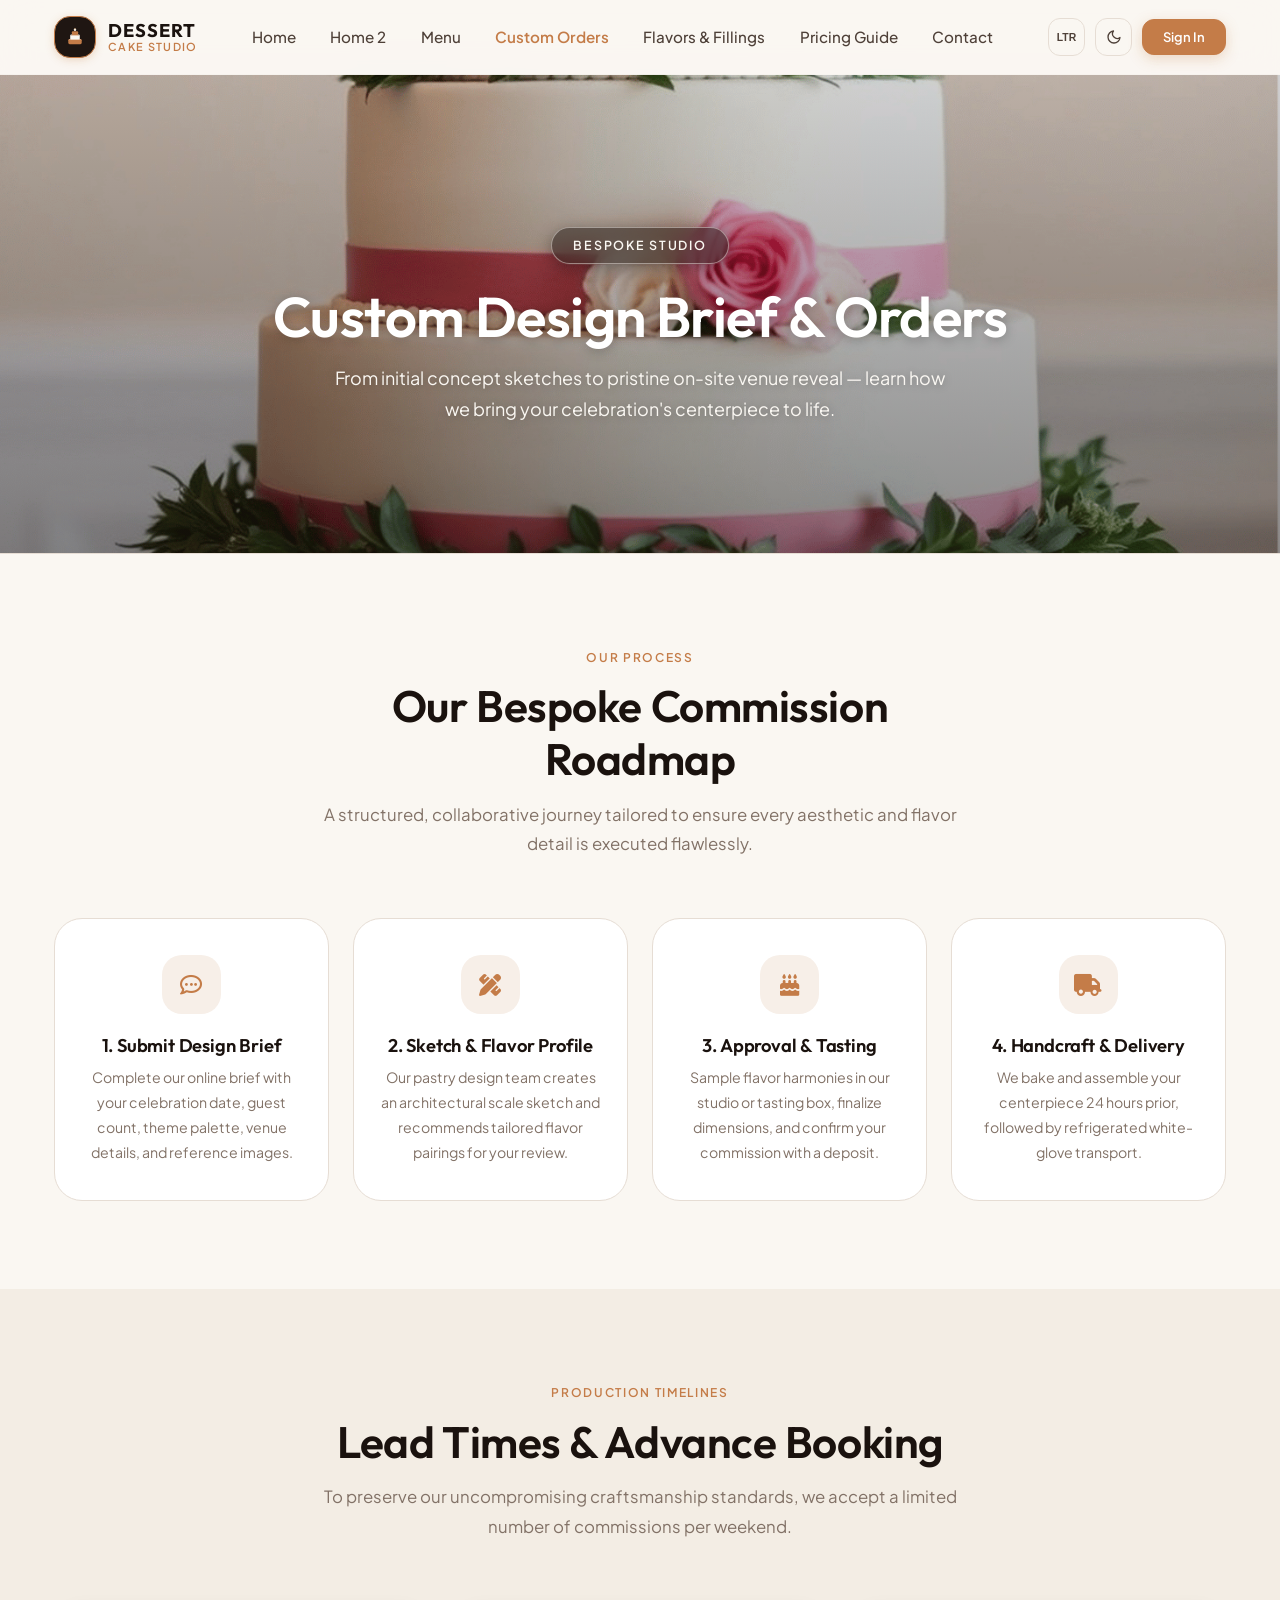
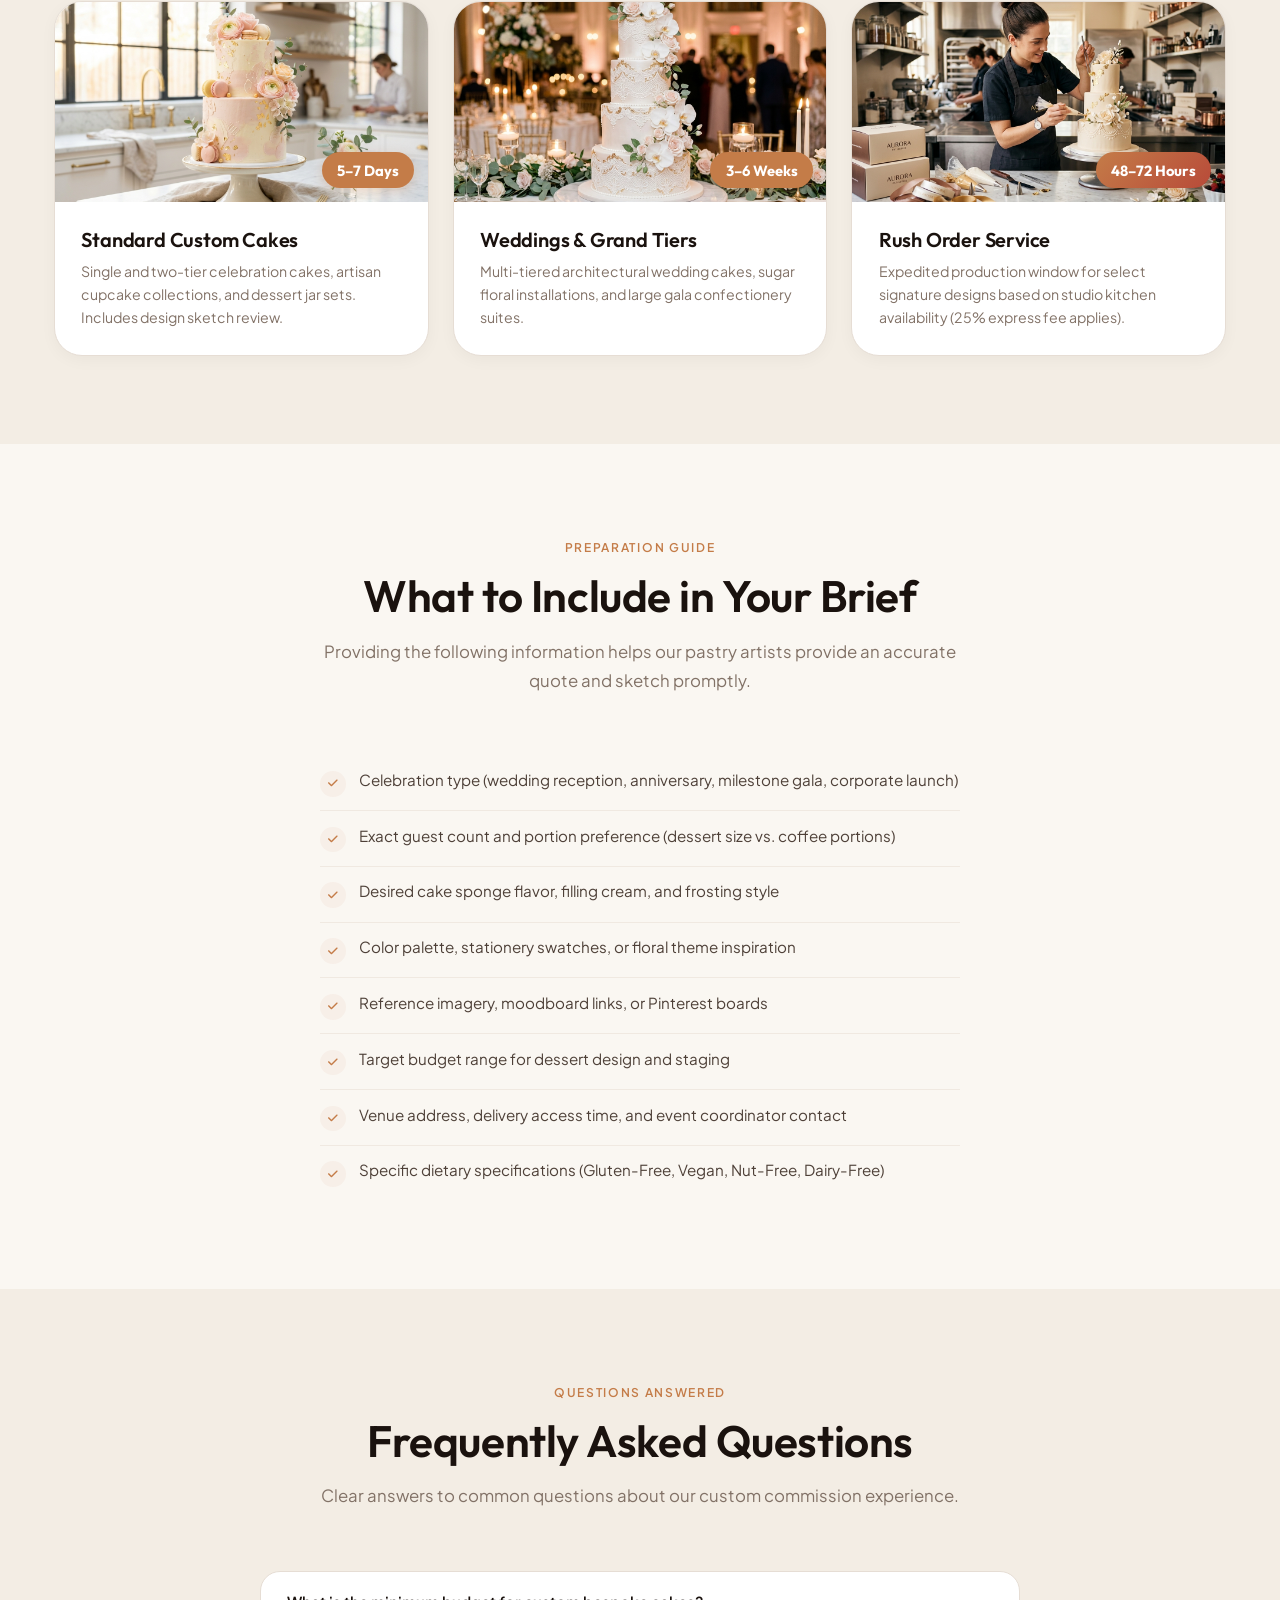
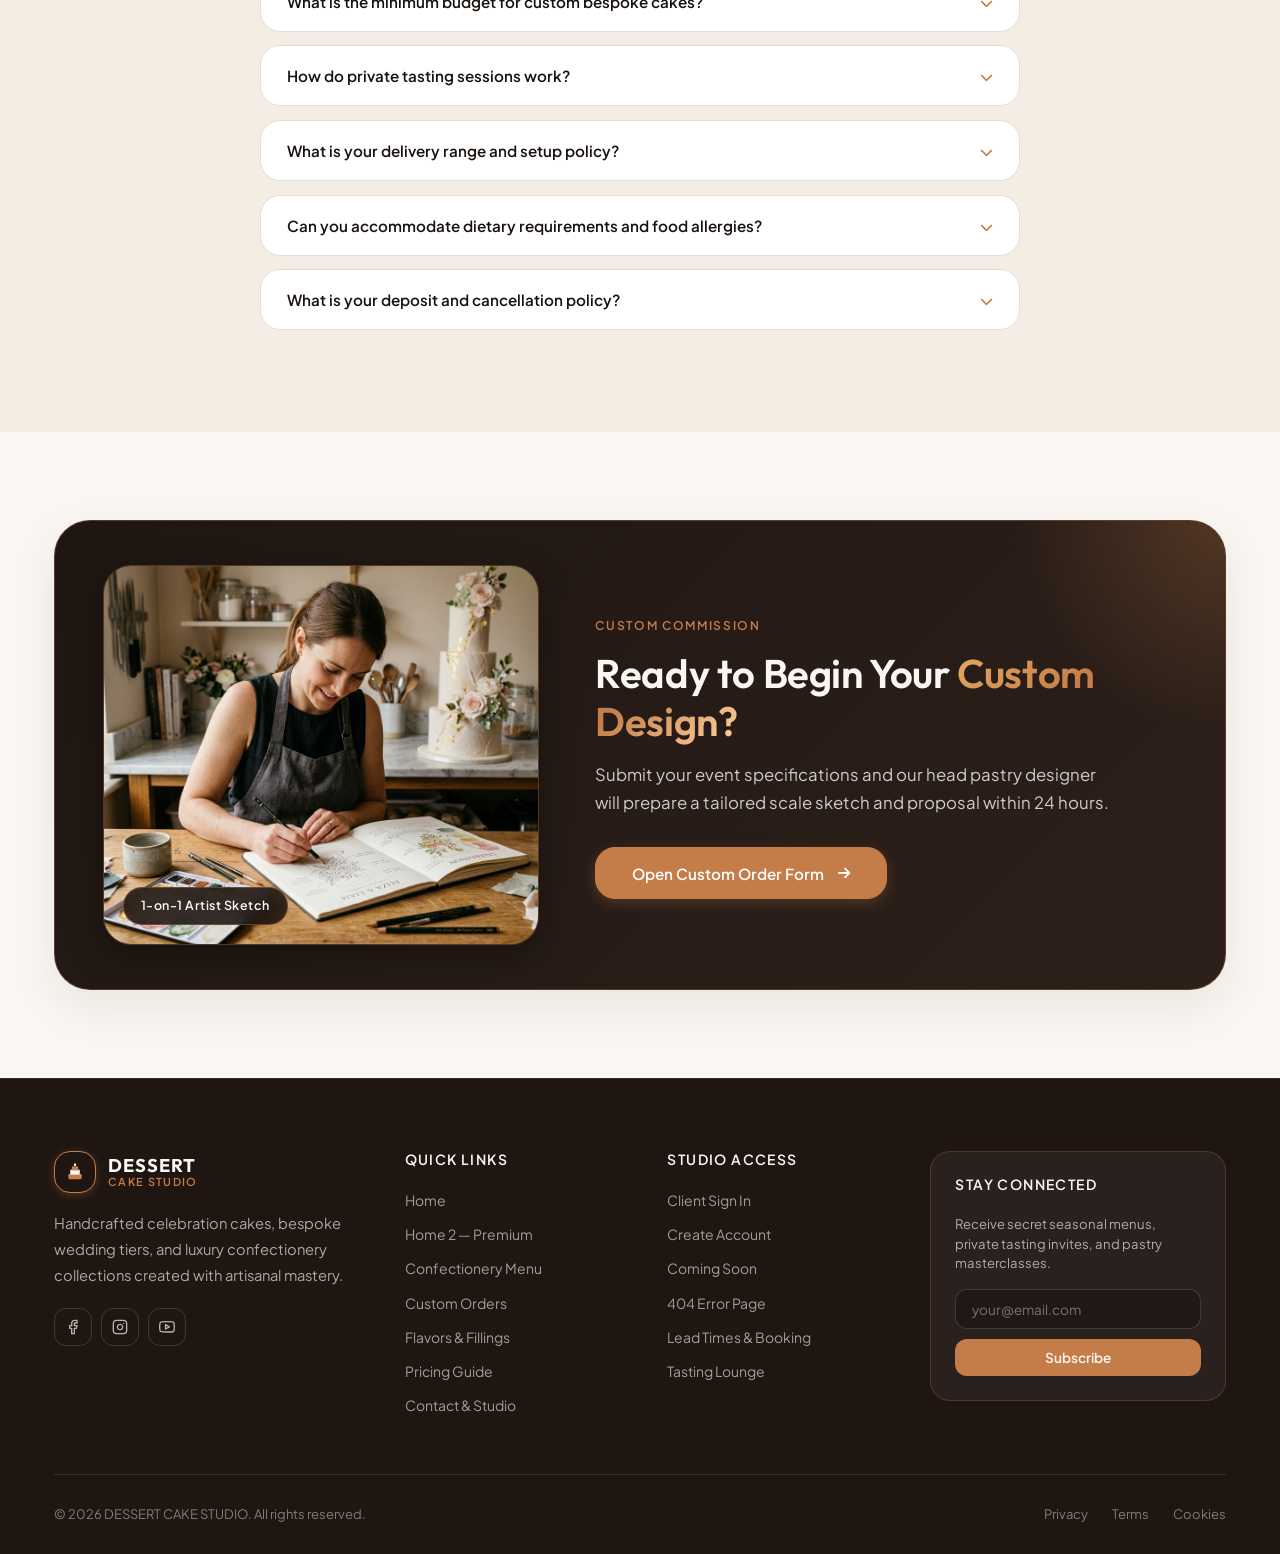
<file: custom-orders.html>
<!DOCTYPE html>
<html lang="en" id="root-html">
<head>
    <meta charset="UTF-8">
    <meta name="viewport" content="width=device-width, initial-scale=1.0">
    <meta name="description" content="Commission a bespoke cake with Dessert Cake Studio. Explore our 4-step design brief, lead times, planning checklist, and consultation FAQ.">
    <title>Custom Orders & Design Brief | Dessert Cake Studio</title>
    <link rel="icon" type="image/svg+xml" href="favicon.svg">
    <link rel="stylesheet" href="https://cdnjs.cloudflare.com/ajax/libs/font-awesome/6.5.1/css/all.min.css">
    <link rel="stylesheet" href="style.css">
</head>
<body>

<div id="main-nav"></div>

<!-- Page Hero -->
<section class="page-hero page-hero-banner page-hero-custom">
    <div class="container">
        <span class="section-label">Bespoke Studio</span>
        <h1>Custom Design Brief & Orders</h1>
        <p>From initial concept sketches to pristine on-site venue reveal — learn how we bring your celebration's centerpiece to life.</p>
    </div>
</section>

<!-- 4-Step Process -->
<section class="section">
    <div class="container">
        <div class="section-header scroll-reveal">
            <span class="section-label">Our Process</span>
            <h2>Our Bespoke Commission Roadmap</h2>
            <p>A structured, collaborative journey tailored to ensure every aesthetic and flavor detail is executed flawlessly.</p>
        </div>
        <div class="grid grid-4 scroll-reveal delay-200">
            <div class="feature-card">
                <div class="icon-box icon-box-lg"><i class="fa-regular fa-comment-dots" style="font-size:22px;"></i></div>
                <h3>1. Submit Design Brief</h3>
                <p>Complete our online brief with your celebration date, guest count, theme palette, venue details, and reference images.</p>
            </div>
            <div class="feature-card">
                <div class="icon-box icon-box-lg"><i class="fa-solid fa-pen-ruler" style="font-size:22px;"></i></div>
                <h3>2. Sketch & Flavor Profile</h3>
                <p>Our pastry design team creates an architectural scale sketch and recommends tailored flavor pairings for your review.</p>
            </div>
            <div class="feature-card">
                <div class="icon-box icon-box-lg"><i class="fa-solid fa-cake-candles" style="font-size:22px;"></i></div>
                <h3>3. Approval & Tasting</h3>
                <p>Sample flavor harmonies in our studio or tasting box, finalize dimensions, and confirm your commission with a deposit.</p>
            </div>
            <div class="feature-card">
                <div class="icon-box icon-box-lg"><i class="fa-solid fa-truck" style="font-size:22px;"></i></div>
                <h3>4. Handcraft & Delivery</h3>
                <p>We bake and assemble your centerpiece 24 hours prior, followed by refrigerated white-glove transport.</p>
            </div>
        </div>
    </div>
</section>

<!-- Lead Time Cards -->
<section class="section" style="background:var(--bg-surface);">
    <div class="container">
        <div class="section-header scroll-reveal">
            <span class="section-label">Production Timelines</span>
            <h2>Lead Times & Advance Booking</h2>
            <p>To preserve our uncompromising craftsmanship standards, we accept a limited number of commissions per weekend.</p>
        </div>
        <div class="grid grid-3 scroll-reveal delay-200">
            <div class="lead-time-card">
                <div class="lead-time-img-wrap">
                    <img src="assets/images/lead_time_standard_custom_cake.jpg" alt="Standard custom celebration cakes" loading="lazy">
                    <div class="lead-time-badge">5–7 Days</div>
                </div>
                <div class="lead-time-body">
                    <h3>Standard Custom Cakes</h3>
                    <p>Single and two-tier celebration cakes, artisan cupcake collections, and dessert jar sets. Includes design sketch review.</p>
                </div>
            </div>
            <div class="lead-time-card">
                <div class="lead-time-img-wrap">
                    <img src="assets/images/lead_time_wedding_grand_tiers.jpg" alt="Weddings and grand architectural tier cakes" loading="lazy">
                    <div class="lead-time-badge">3–6 Weeks</div>
                </div>
                <div class="lead-time-body">
                    <h3>Weddings & Grand Tiers</h3>
                    <p>Multi-tiered architectural wedding cakes, sugar floral installations, and large gala confectionery suites.</p>
                </div>
            </div>
            <div class="lead-time-card">
                <div class="lead-time-img-wrap">
                    <img src="assets/images/lead_time_rush_order_service.jpg" alt="Express rush order kitchen production" loading="lazy">
                    <div class="lead-time-badge lead-time-badge-rush">48–72 Hours</div>
                </div>
                <div class="lead-time-body">
                    <h3>Rush Order Service</h3>
                    <p>Expedited production window for select signature designs based on studio kitchen availability (25% express fee applies).</p>
                </div>
            </div>
        </div>
    </div>
</section>

<!-- Design Brief Checklist -->
<section class="section">
    <div class="container">
        <div class="section-header scroll-reveal">
            <span class="section-label">Preparation Guide</span>
            <h2>What to Include in Your Brief</h2>
            <p>Providing the following information helps our pastry artists provide an accurate quote and sketch promptly.</p>
        </div>
        <div class="checklist scroll-reveal delay-200">
            <div class="checklist-item"><span class="checklist-icon"><i class="fa-solid fa-check" style="font-size:11px;"></i></span><span>Celebration type (wedding reception, anniversary, milestone gala, corporate launch)</span></div>
            <div class="checklist-item"><span class="checklist-icon"><i class="fa-solid fa-check" style="font-size:11px;"></i></span><span>Exact guest count and portion preference (dessert size vs. coffee portions)</span></div>
            <div class="checklist-item"><span class="checklist-icon"><i class="fa-solid fa-check" style="font-size:11px;"></i></span><span>Desired cake sponge flavor, filling cream, and frosting style</span></div>
            <div class="checklist-item"><span class="checklist-icon"><i class="fa-solid fa-check" style="font-size:11px;"></i></span><span>Color palette, stationery swatches, or floral theme inspiration</span></div>
            <div class="checklist-item"><span class="checklist-icon"><i class="fa-solid fa-check" style="font-size:11px;"></i></span><span>Reference imagery, moodboard links, or Pinterest boards</span></div>
            <div class="checklist-item"><span class="checklist-icon"><i class="fa-solid fa-check" style="font-size:11px;"></i></span><span>Target budget range for dessert design and staging</span></div>
            <div class="checklist-item"><span class="checklist-icon"><i class="fa-solid fa-check" style="font-size:11px;"></i></span><span>Venue address, delivery access time, and event coordinator contact</span></div>
            <div class="checklist-item"><span class="checklist-icon"><i class="fa-solid fa-check" style="font-size:11px;"></i></span><span>Specific dietary specifications (Gluten-Free, Vegan, Nut-Free, Dairy-Free)</span></div>
        </div>
    </div>
</section>

<!-- Expandable FAQ Accordion -->
<section class="section" style="background:var(--bg-surface);">
    <div class="container">
        <div class="section-header scroll-reveal">
            <span class="section-label">Questions Answered</span>
            <h2>Frequently Asked Questions</h2>
            <p>Clear answers to common questions about our custom commission experience.</p>
        </div>
        <div class="accordion scroll-reveal delay-200">
            <div class="accordion-item">
                <button class="accordion-header">What is the minimum budget for custom bespoke cakes?<span class="accordion-icon"><i class="fa-solid fa-chevron-down" style="font-size:13px;"></i></span></button>
                <div class="accordion-body"><div class="accordion-body-inner">Our custom cakes start at $55 for a single-tier 6-inch bespoke cake (serves 10–15). Two-tier signature cakes start at $120, and multi-tier wedding couture centerpieces start at $350 based on structural complexity and sugar flower detail.</div></div>
            </div>
            <div class="accordion-item">
                <button class="accordion-header">How do private tasting sessions work?<span class="accordion-icon"><i class="fa-solid fa-chevron-down" style="font-size:13px;"></i></span></button>
                <div class="accordion-body"><div class="accordion-body-inner">We host private 45-minute tasting consultations in our studio lounge for wedding couples and gala hosts. You can sample up to 4 custom flavor pairings alongside espresso or champagne. The $25 tasting fee is fully credited toward orders over $200.</div></div>
            </div>
            <div class="accordion-item">
                <button class="accordion-header">What is your delivery range and setup policy?<span class="accordion-icon"><i class="fa-solid fa-chevron-down" style="font-size:13px;"></i></span></button>
                <div class="accordion-body"><div class="accordion-body-inner">We operate climate-controlled refrigerated courier delivery within a 35-mile radius of our Manhattan studio. Delivery within 15 miles is complimentary on Signature and Luxury packages. Venue on-site assembly and floral staging are managed directly by our pastry team.</div></div>
            </div>
            <div class="accordion-item">
                <button class="accordion-header">Can you accommodate dietary requirements and food allergies?<span class="accordion-icon"><i class="fa-solid fa-chevron-down" style="font-size:13px;"></i></span></button>
                <div class="accordion-body"><div class="accordion-body-inner">Yes. We maintain dedicated protocols for Gluten-Free, Vegan, Dairy-Free, and Nut-Free commissions. Please specify all dietary requirements in your initial design brief so we can advise appropriate recipes.</div></div>
            </div>
            <div class="accordion-item">
                <button class="accordion-header">What is your deposit and cancellation policy?<span class="accordion-icon"><i class="fa-solid fa-chevron-down" style="font-size:13px;"></i></span></button>
                <div class="accordion-body"><div class="accordion-body-inner">A 50% non-refundable deposit confirms your event date on our studio production calendar. The final balance is due 7 days prior to delivery. Date rescheduling is permitted up to 14 days in advance subject to studio availability.</div></div>
            </div>
        </div>
    </div>
</section>

<!-- Direct Commission CTA -->
<section class="section">
    <div class="container">
        <div class="cta-banner-split scroll-reveal">
            <div class="cta-split-media">
                <img src="assets/images/custom_order_sketch_artisan.jpg" alt="Handcrafted custom celebration cake centerpiece with gold leaf" loading="lazy">
                <div class="cta-media-badge">
                    <span>1-on-1 Artist Sketch</span>
                </div>
            </div>
            <div class="cta-split-content">
                <span class="section-label" style="margin-bottom:0.75rem;display:inline-flex;">Custom Commission</span>
                <h2>Ready to Begin Your <span class="accent">Custom Design?</span></h2>
                <p>Submit your event specifications and our head pastry designer will prepare a tailored scale sketch and proposal within 24 hours.</p>
                <div class="cta-split-actions">
                    <a href="contact.html" class="btn btn-lg btn-primary">
                        <span>Open Custom Order Form</span>
                        <i class="fa-solid fa-arrow-right" style="font-size:14px;margin-left:6px;"></i>
                    </a>
                </div>
            </div>
        </div>
    </div>
</section>

<div id="main-footer"></div>
<script src="components.js"></script>
</body>
</html>
</file>
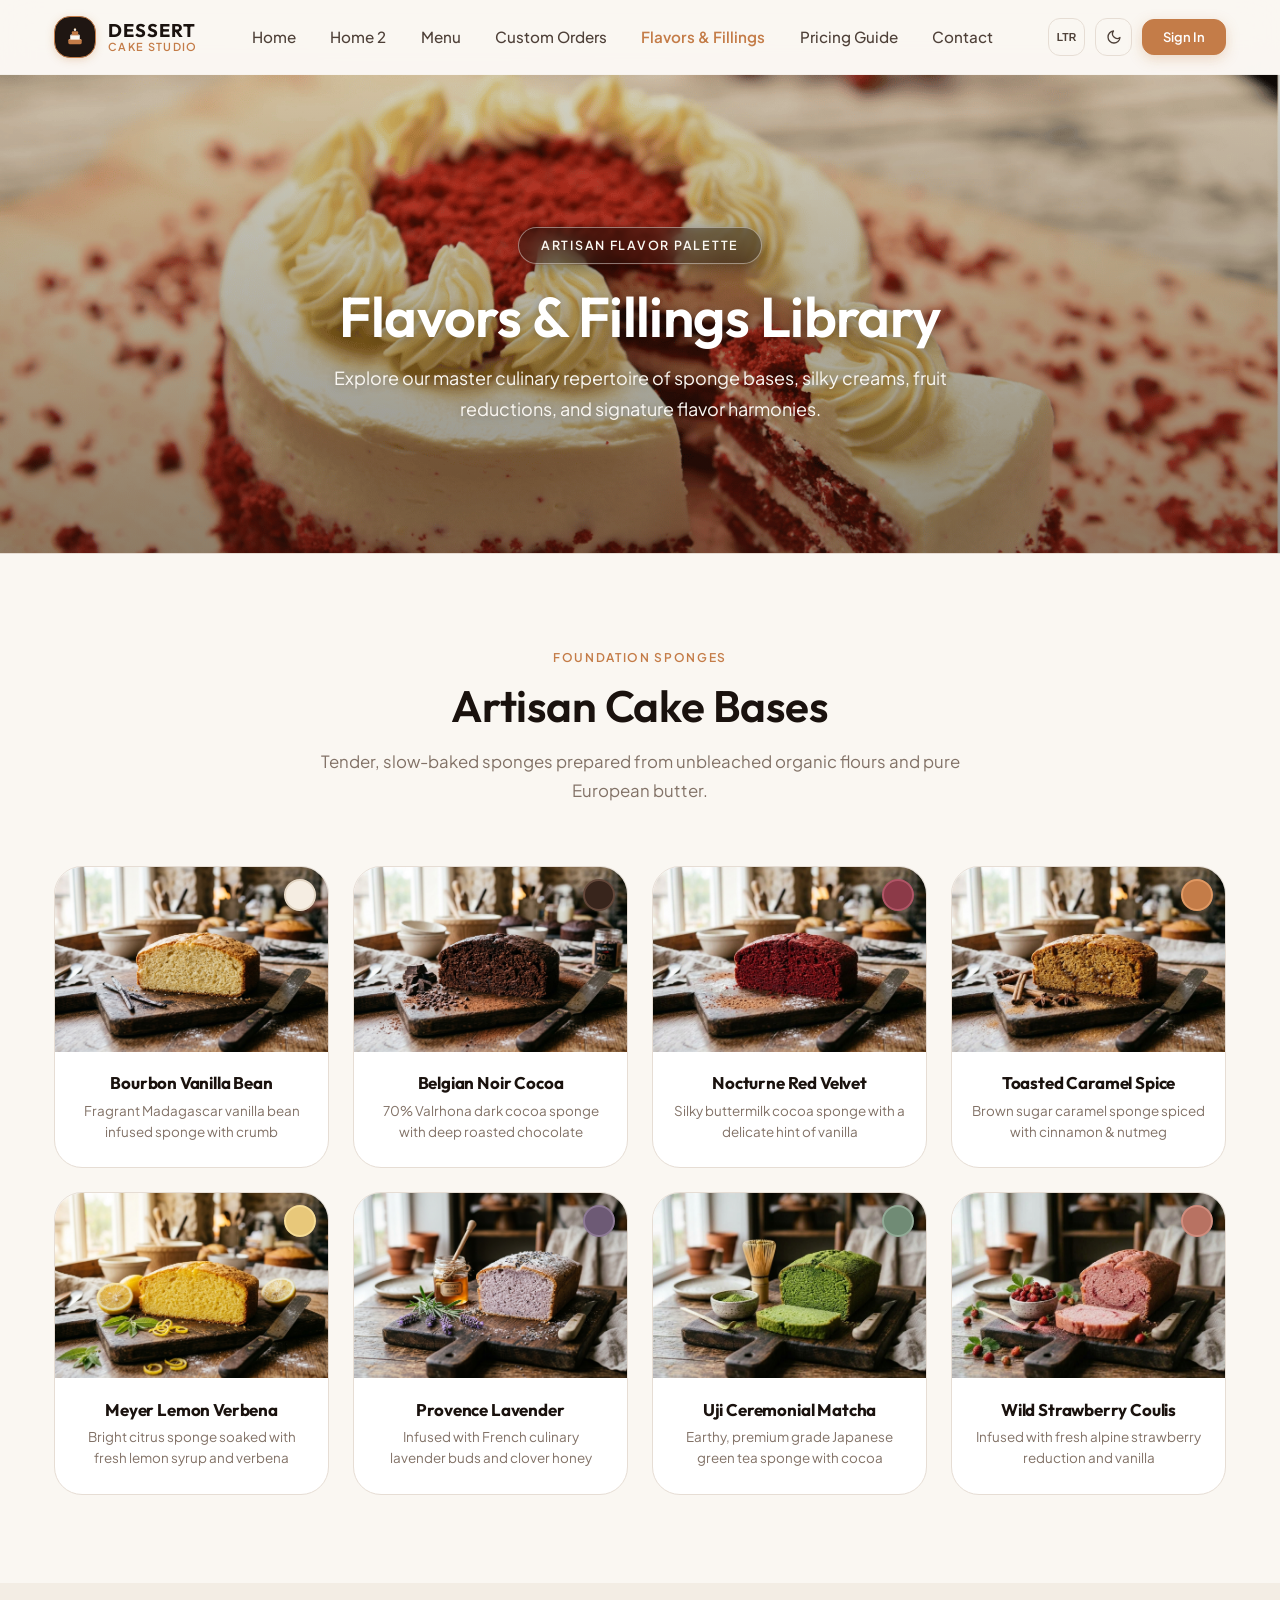
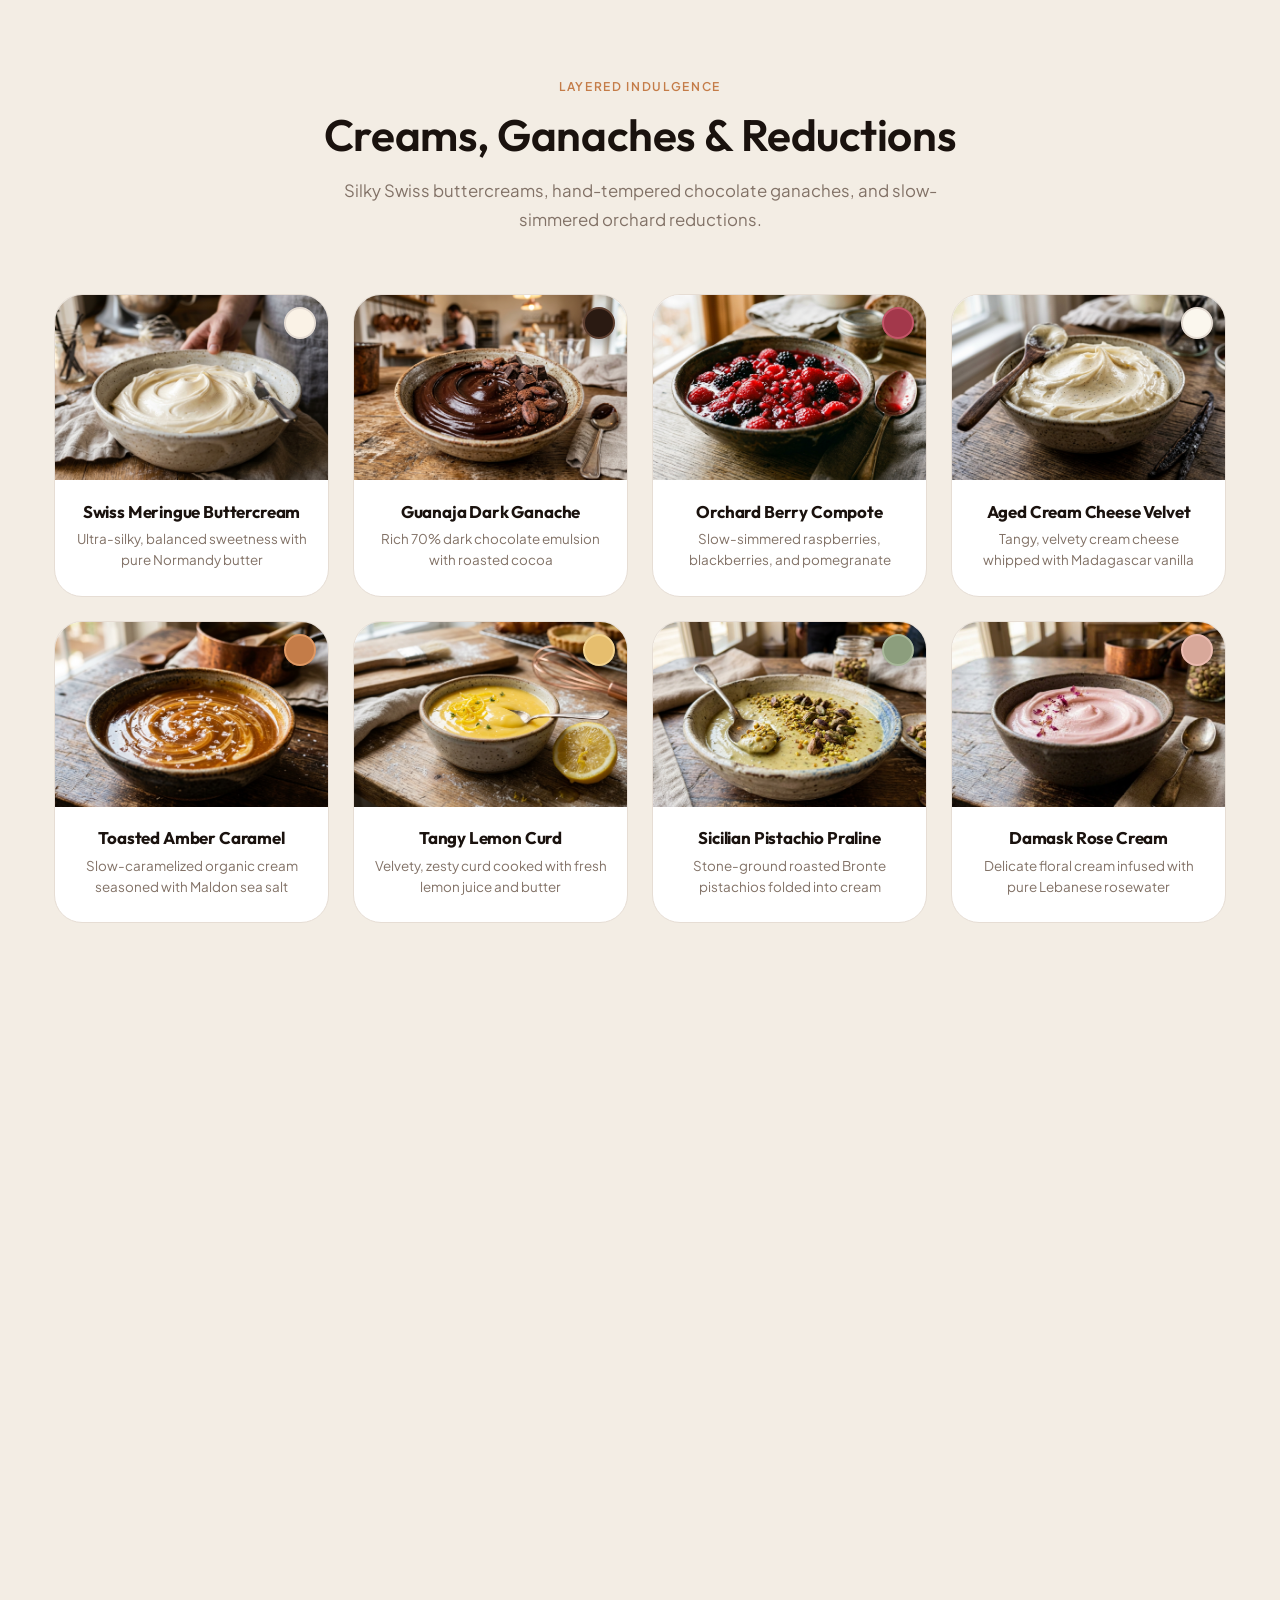
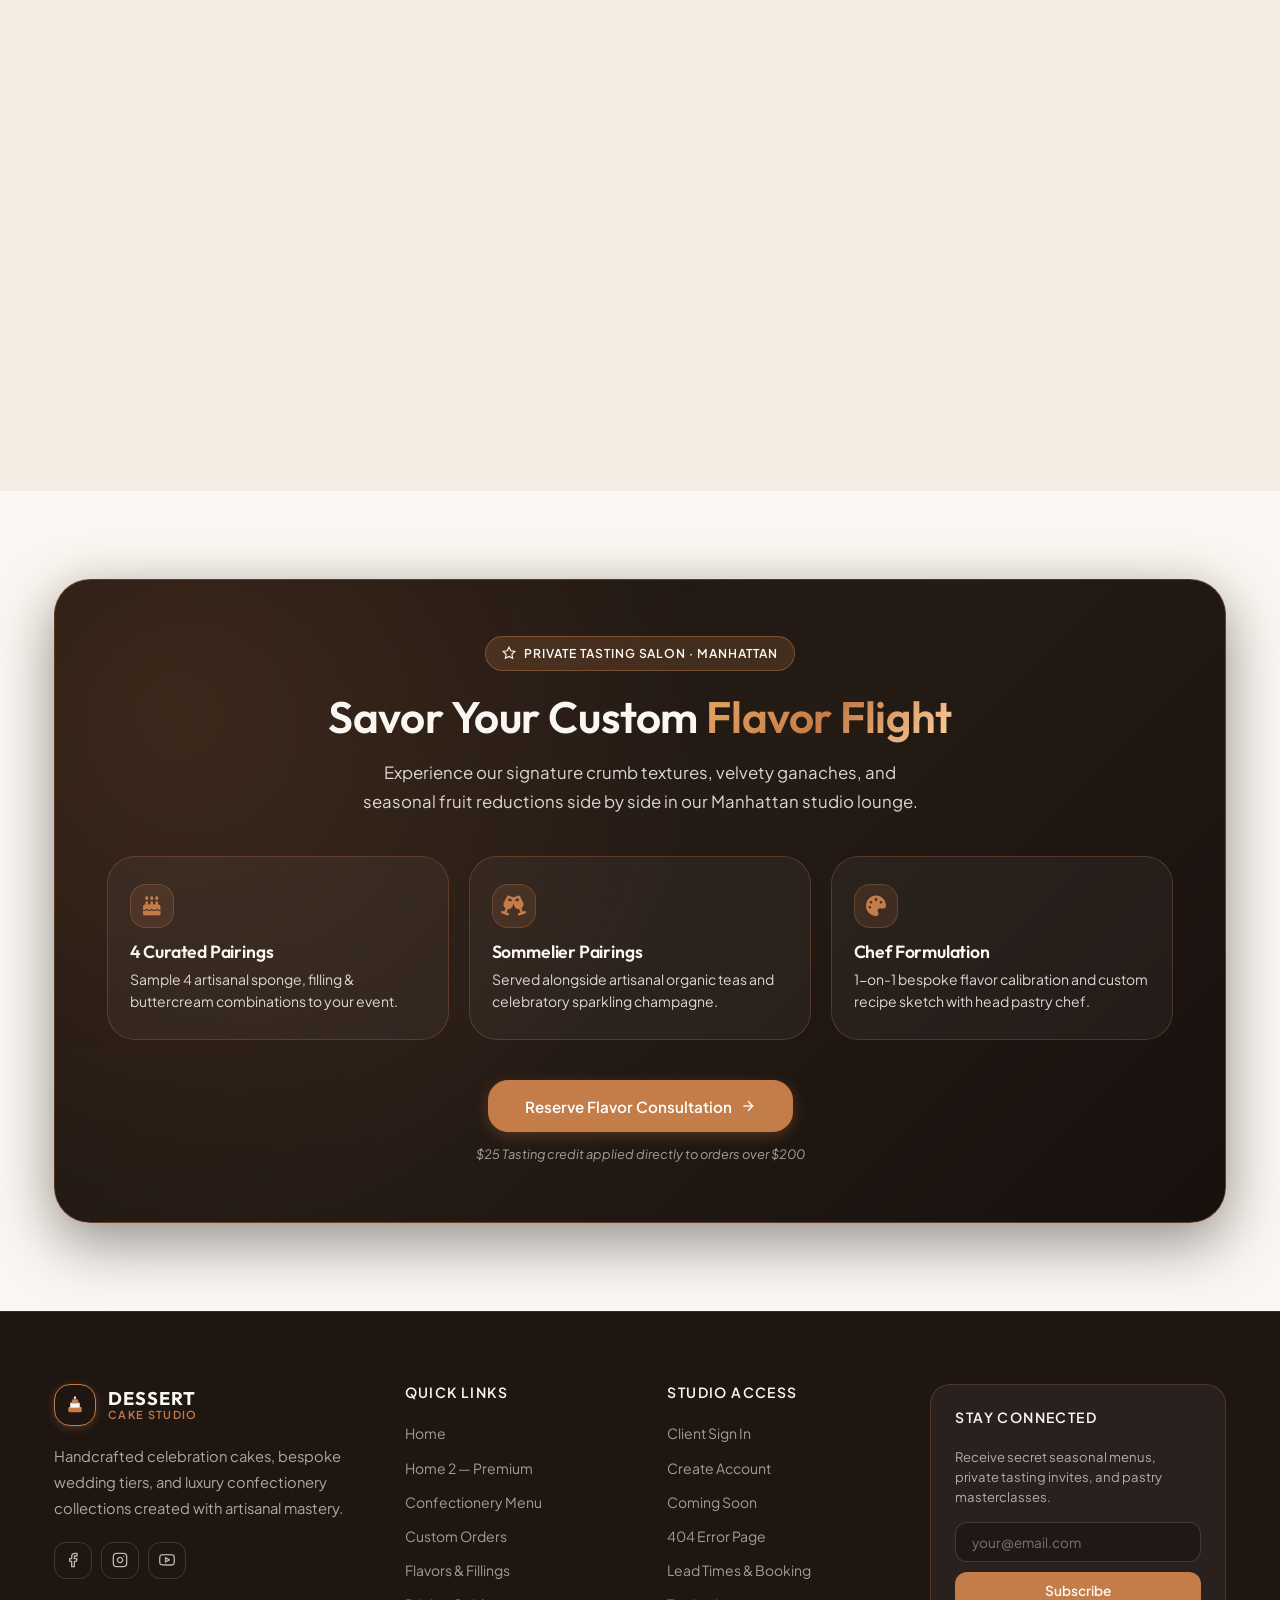
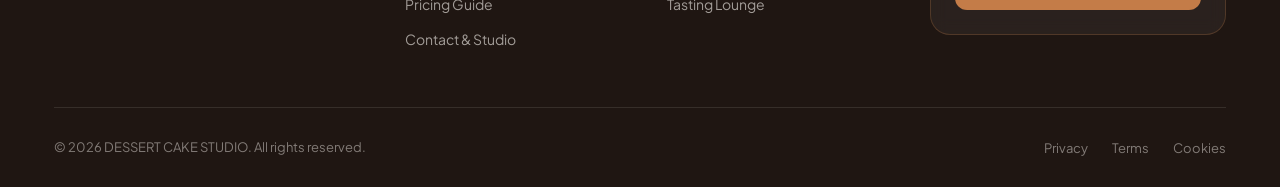
<file: flavors.html>
<!DOCTYPE html>
<html lang="en" id="root-html">
<head>
    <meta charset="UTF-8">
    <meta name="viewport" content="width=device-width, initial-scale=1.0">
    <meta name="description" content="Discover our artisan flavor library — single-origin cake bases, silky buttercream fillings, ganache infusions, and signature flavor harmonies.">
    <title>Flavors & Fillings Library | Dessert Cake Studio</title>
    <link rel="icon" type="image/svg+xml" href="favicon.svg">
    <link rel="stylesheet" href="https://cdnjs.cloudflare.com/ajax/libs/font-awesome/6.5.1/css/all.min.css">
    <link rel="stylesheet" href="style.css">
</head>
<body>

<div id="main-nav"></div>

<!-- Page Hero -->
<section class="page-hero page-hero-banner page-hero-flavors">
    <div class="container">
        <span class="section-label">Artisan Flavor Palette</span>
        <h1>Flavors & Fillings Library</h1>
        <p>Explore our master culinary repertoire of sponge bases, silky creams, fruit reductions, and signature flavor harmonies.</p>
    </div>
</section>

<!-- Cake Bases -->
<section class="section">
    <div class="container">
        <div class="section-header scroll-reveal">
            <span class="section-label">Foundation Sponges</span>
            <h2>Artisan Cake Bases</h2>
            <p>Tender, slow-baked sponges prepared from unbleached organic flours and pure European butter.</p>
        </div>
        <div class="grid grid-4 scroll-reveal delay-200">
            <div class="flavor-card flavor-card-media">
                <div class="flavor-img-wrap">
                    <img src="assets/images/sponge_bourbon_vanilla.jpg" alt="Fragrant Bourbon vanilla bean sponge cake sliced open with vanilla bean pods" loading="lazy">
                    <span class="flavor-swatch-badge" style="background:#F5EDE2;border:2px solid #E5D8C6;" title="Bourbon Vanilla Bean"></span>
                </div>
                <div class="flavor-card-body">
                    <h4>Bourbon Vanilla Bean</h4>
                    <p>Fragrant Madagascar vanilla bean infused sponge with crumb</p>
                </div>
            </div>
            <div class="flavor-card flavor-card-media">
                <div class="flavor-img-wrap">
                    <img src="assets/images/sponge_noir_cocoa.jpg" alt="Rich 70% Valrhona dark cocoa sponge cake layer with cocoa nibs and chocolate" loading="lazy">
                    <span class="flavor-swatch-badge" style="background:#38251C;border:2px solid #63473A;" title="Belgian Noir Cocoa"></span>
                </div>
                <div class="flavor-card-body">
                    <h4>Belgian Noir Cocoa</h4>
                    <p>70% Valrhona dark cocoa sponge with deep roasted chocolate</p>
                </div>
            </div>
            <div class="flavor-card flavor-card-media">
                <div class="flavor-img-wrap">
                    <img src="assets/images/sponge_red_velvet.jpg" alt="Deep velvety red velvet buttermilk cocoa sponge cake with rich crimson crumb" loading="lazy">
                    <span class="flavor-swatch-badge" style="background:#8C3A48;border:2px solid #B05566;" title="Nocturne Red Velvet"></span>
                </div>
                <div class="flavor-card-body">
                    <h4>Nocturne Red Velvet</h4>
                    <p>Silky buttermilk cocoa sponge with a delicate hint of vanilla</p>
                </div>
            </div>
            <div class="flavor-card flavor-card-media">
                <div class="flavor-img-wrap">
                    <img src="assets/images/sponge_caramel_spice.jpg" alt="Golden brown sugar caramel spiced sponge cake with cinnamon sticks and star anise" loading="lazy">
                    <span class="flavor-swatch-badge" style="background:#C47C48;border:2px solid #E09862;" title="Toasted Caramel Spice"></span>
                </div>
                <div class="flavor-card-body">
                    <h4>Toasted Caramel Spice</h4>
                    <p>Brown sugar caramel sponge spiced with cinnamon & nutmeg</p>
                </div>
            </div>
            <div class="flavor-card flavor-card-media">
                <div class="flavor-img-wrap">
                    <img src="assets/images/sponge_lemon_verbena.jpg" alt="Sunny Meyer lemon verbena citrus sponge cake with fresh lemon halves and zest" loading="lazy">
                    <span class="flavor-swatch-badge" style="background:#E8C87A;border:2px solid #F5DB94;" title="Meyer Lemon Verbena"></span>
                </div>
                <div class="flavor-card-body">
                    <h4>Meyer Lemon Verbena</h4>
                    <p>Bright citrus sponge soaked with fresh lemon syrup and verbena</p>
                </div>
            </div>
            <div class="flavor-card flavor-card-media">
                <div class="flavor-img-wrap">
                    <img src="assets/images/sponge_provence_lavender.jpg" alt="Delicate French culinary lavender infused sponge cake with honey jar and lavender sprigs" loading="lazy">
                    <span class="flavor-swatch-badge" style="background:#6D5A75;border:2px solid #8E7A96;" title="Provence Lavender"></span>
                </div>
                <div class="flavor-card-body">
                    <h4>Provence Lavender</h4>
                    <p>Infused with French culinary lavender buds and clover honey</p>
                </div>
            </div>
            <div class="flavor-card flavor-card-media">
                <div class="flavor-img-wrap">
                    <img src="assets/images/sponge_ceremonial_matcha.jpg" alt="Vibrant Japanese Uji ceremonial green tea sponge cake with bamboo chasen whisk" loading="lazy">
                    <span class="flavor-swatch-badge" style="background:#708B75;border:2px solid #92AB97;" title="Uji Ceremonial Matcha"></span>
                </div>
                <div class="flavor-card-body">
                    <h4>Uji Ceremonial Matcha</h4>
                    <p>Earthy, premium grade Japanese green tea sponge with cocoa</p>
                </div>
            </div>
            <div class="flavor-card flavor-card-media">
                <div class="flavor-img-wrap">
                    <img src="assets/images/sponge_wild_strawberry.jpg" alt="Soft rose-pink alpine wild strawberry coulis sponge cake with fresh wild strawberries" loading="lazy">
                    <span class="flavor-swatch-badge" style="background:#B87262;border:2px solid #D18D7E;" title="Wild Strawberry Coulis"></span>
                </div>
                <div class="flavor-card-body">
                    <h4>Wild Strawberry Coulis</h4>
                    <p>Infused with fresh alpine strawberry reduction and vanilla</p>
                </div>
            </div>
        </div>
    </div>
</section>

<!-- Fillings & Creams -->
<section class="section" style="background:var(--bg-surface);">
    <div class="container">
        <div class="section-header scroll-reveal">
            <span class="section-label">Layered Indulgence</span>
            <h2>Creams, Ganaches & Reductions</h2>
            <p>Silky Swiss buttercreams, hand-tempered chocolate ganaches, and slow-simmered orchard reductions.</p>
        </div>
        <div class="grid grid-4 scroll-reveal delay-200">
            <div class="flavor-card flavor-card-media">
                <div class="flavor-img-wrap">
                    <img src="assets/images/cream_swiss_meringue.jpg" alt="Silky Swiss Meringue Buttercream whipped with Normandy butter" loading="lazy">
                    <span class="flavor-swatch-badge" style="background:#FAF2E6;border:2px solid #E6DDD4;" title="Swiss Meringue Buttercream"></span>
                </div>
                <div class="flavor-card-body">
                    <h4>Swiss Meringue Buttercream</h4>
                    <p>Ultra-silky, balanced sweetness with pure Normandy butter</p>
                </div>
            </div>
            <div class="flavor-card flavor-card-media">
                <div class="flavor-img-wrap">
                    <img src="assets/images/cream_guanaja_ganache.jpg" alt="Rich 70% Guanaja dark chocolate ganache emulsion" loading="lazy">
                    <span class="flavor-swatch-badge" style="background:#2A1A12;border:2px solid #5C3D2E;" title="Guanaja Dark Ganache"></span>
                </div>
                <div class="flavor-card-body">
                    <h4>Guanaja Dark Ganache</h4>
                    <p>Rich 70% dark chocolate emulsion with roasted cocoa</p>
                </div>
            </div>
            <div class="flavor-card flavor-card-media">
                <div class="flavor-img-wrap">
                    <img src="assets/images/cream_berry_compote.jpg" alt="Slow-simmered orchard berry compote with raspberries and pomegranate" loading="lazy">
                    <span class="flavor-swatch-badge" style="background:#A3384B;border:2px solid #C45568;" title="Orchard Berry Compote"></span>
                </div>
                <div class="flavor-card-body">
                    <h4>Orchard Berry Compote</h4>
                    <p>Slow-simmered raspberries, blackberries, and pomegranate</p>
                </div>
            </div>
            <div class="flavor-card flavor-card-media">
                <div class="flavor-img-wrap">
                    <img src="assets/images/cream_cheese_velvet.jpg" alt="Velvety aged cream cheese frosting whipped with Madagascar vanilla" loading="lazy">
                    <span class="flavor-swatch-badge" style="background:#FBF7EE;border:2px solid #E6DDD4;" title="Aged Cream Cheese Velvet"></span>
                </div>
                <div class="flavor-card-body">
                    <h4>Aged Cream Cheese Velvet</h4>
                    <p>Tangy, velvety cream cheese whipped with Madagascar vanilla</p>
                </div>
            </div>
            <div class="flavor-card flavor-card-media">
                <div class="flavor-img-wrap">
                    <img src="assets/images/cream_amber_caramel.jpg" alt="Slow-caramelized organic toasted amber cream with Maldon sea salt" loading="lazy">
                    <span class="flavor-swatch-badge" style="background:#C47C48;border:2px solid #E09862;" title="Toasted Amber Caramel"></span>
                </div>
                <div class="flavor-card-body">
                    <h4>Toasted Amber Caramel</h4>
                    <p>Slow-caramelized organic cream seasoned with Maldon sea salt</p>
                </div>
            </div>
            <div class="flavor-card flavor-card-media">
                <div class="flavor-img-wrap">
                    <img src="assets/images/cream_tangy_lemon_curd.jpg" alt="Zesty tangy Meyer lemon curd cooked with butter" loading="lazy">
                    <span class="flavor-swatch-badge" style="background:#E6BE6E;border:2px solid #F3D38E;" title="Tangy Lemon Curd"></span>
                </div>
                <div class="flavor-card-body">
                    <h4>Tangy Lemon Curd</h4>
                    <p>Velvety, zesty curd cooked with fresh lemon juice and butter</p>
                </div>
            </div>
            <div class="flavor-card flavor-card-media">
                <div class="flavor-img-wrap">
                    <img src="assets/images/cream_pistachio_praline.jpg" alt="Stone-ground roasted Bronte Sicilian pistachio praline cream" loading="lazy">
                    <span class="flavor-swatch-badge" style="background:#8C9E7D;border:2px solid #A8B89A;" title="Sicilian Pistachio Praline"></span>
                </div>
                <div class="flavor-card-body">
                    <h4>Sicilian Pistachio Praline</h4>
                    <p>Stone-ground roasted Bronte pistachios folded into cream</p>
                </div>
            </div>
            <div class="flavor-card flavor-card-media">
                <div class="flavor-img-wrap">
                    <img src="assets/images/cream_damask_rose.jpg" alt="Delicate floral Damask rose cream infused with Lebanese rosewater" loading="lazy">
                    <span class="flavor-swatch-badge" style="background:#D8A89A;border:2px solid #EBBBB0;" title="Damask Rose Cream"></span>
                </div>
                <div class="flavor-card-body">
                    <h4>Damask Rose Cream</h4>
                    <p>Delicate floral cream infused with pure Lebanese rosewater</p>
                </div>
            </div>
        </div>
    </div>
</section>


<!-- Popular Flavor Pairings -->
<section class="section" style="background:var(--bg-surface);">
    <div class="container">
        <div class="section-header scroll-reveal">
            <span class="section-label">Chef's Signature Selections</span>
            <h2>Celebrated Flavor Harmonies</h2>
            <p>Masterfully calibrated flavor pairings curated by our head pastry chef.</p>
        </div>
        <div class="grid grid-3 scroll-reveal delay-200">
            <div class="pairing-card">
                <div class="pairing-img-wrap">
                    <img src="assets/images/pairing_caramel_hazelnut.jpg" alt="Caramel Amber & Hazelnut slice with Maldon salted caramel" loading="lazy">
                </div>
                <div class="pairing-body">
                    <h3>Caramel Amber & Hazelnut</h3>
                    <p>Toasted caramel sponge, Piedmont hazelnut praline filling, Maldon salted caramel cream, and roasted nuts.</p>
                </div>
            </div>
            <div class="pairing-card">
                <div class="pairing-img-wrap">
                    <img src="assets/images/pairing_dark_cocoa_espresso.jpg" alt="Dark Cocoa & Espresso Truffle cake slice with mirror glaze" loading="lazy">
                </div>
                <div class="pairing-body">
                    <h3>Dark Cocoa & Espresso Truffle</h3>
                    <p>Belgian dark chocolate sponge layered with espresso ganache and crunchy roasted cocoa nib crisps.</p>
                </div>
            </div>
            <div class="pairing-card">
                <div class="pairing-img-wrap">
                    <img src="assets/images/pairing_nocturne_red_velvet.jpg" alt="Nocturne Velvet & Vanilla Cream red velvet slice" loading="lazy">
                </div>
                <div class="pairing-body">
                    <h3>Nocturne Velvet & Vanilla Cream</h3>
                    <p>Classic red velvet cocoa sponge, aged vanilla bean cream cheese frosting, and toasted biscuit pearls.</p>
                </div>
            </div>
            <div class="pairing-card">
                <div class="pairing-img-wrap">
                    <img src="assets/images/pairing_lemon_elderflower.jpg" alt="Meyer Lemon & Elderflower slice with lemon curd and meringue" loading="lazy">
                </div>
                <div class="pairing-body">
                    <h3>Meyer Lemon & Elderflower</h3>
                    <p>Citrus verbena sponge with homemade lemon curd center, elderflower Swiss meringue, and candied zest.</p>
                </div>
            </div>
            <div class="pairing-card">
                <div class="pairing-img-wrap">
                    <img src="assets/images/pairing_matcha_white_ganache.jpg" alt="Ceremonial Matcha & White Ganache cake slice with pistachio" loading="lazy">
                </div>
                <div class="pairing-body">
                    <h3>Ceremonial Matcha & Ganache</h3>
                    <p>Japanese green tea sponge, roasted pistachio praline, and Belgian Ivoire white chocolate cream.</p>
                </div>
            </div>
            <div class="pairing-card">
                <div class="pairing-img-wrap">
                    <img src="assets/images/pairing_lavender_wildflower_honey.jpg" alt="Lavender & Wildflower Honey cake slice with French lavender" loading="lazy">
                </div>
                <div class="pairing-body">
                    <h3>Lavender & Wildflower Honey</h3>
                    <p>Provence lavender sponge layered with raw wildflower honey buttercream and organic edible petals.</p>
                </div>
            </div>
        </div>
    </div>
</section>

<!-- Sensory Flavor Tasting Lounge CTA -->
<section class="section">
    <div class="container">
        <div class="flavor-tasting-lounge scroll-reveal" style="text-align:center;">
            <div class="badge studio-badge" style="margin:0 auto 1.25rem;">
                <svg xmlns="http://www.w3.org/2000/svg" width="14" height="14" fill="none" viewBox="0 0 24 24" stroke="currentColor" stroke-width="2"><path d="M12 2l3.09 6.26L22 9.27l-5 4.87 1.18 6.88L12 17.77l-6.18 3.25L7 14.14 2 9.27l6.91-1.01L12 2z"/></svg>
                Private Tasting Salon · Manhattan
            </div>
            <h2 style="margin:0 auto 1rem;max-width:680px;">Savor Your Custom <span class="accent">Flavor Flight</span></h2>
            <p style="margin:0 auto 2.5rem;max-width:580px;">Experience our signature crumb textures, velvety ganaches, and seasonal fruit reductions side by side in our Manhattan studio lounge.</p>
            
            <div class="grid grid-3" style="gap:1.25rem;margin-bottom:2.5rem;text-align:left;">
                <div class="flavor-chip-card">
                    <span class="flavor-chip-icon"><i class="fa-solid fa-cake-candles"></i></span>
                    <h4>4 Curated Pairings</h4>
                    <p>Sample 4 artisanal sponge, filling & buttercream combinations to your event.</p>
                </div>
                <div class="flavor-chip-card">
                    <span class="flavor-chip-icon"><i class="fa-solid fa-champagne-glasses"></i></span>
                    <h4>Sommelier Pairings</h4>
                    <p>Served alongside artisanal organic teas and celebratory sparkling champagne.</p>
                </div>
                <div class="flavor-chip-card">
                    <span class="flavor-chip-icon"><i class="fa-solid fa-palette"></i></span>
                    <h4>Chef Formulation</h4>
                    <p>1-on-1 bespoke flavor calibration and custom recipe sketch with head pastry chef.</p>
                </div>
            </div>

            <div class="flavor-lounge-actions" style="justify-content:center;flex-direction:column;gap:0.75rem;">
                <a href="contact.html" class="btn btn-lg btn-primary">
                    <span>Reserve Flavor Consultation</span>
                    <svg xmlns="http://www.w3.org/2000/svg" width="16" height="16" fill="none" viewBox="0 0 24 24" stroke="currentColor" stroke-width="2"><line x1="5" y1="12" x2="19" y2="12"/><polyline points="12 5 19 12 12 19"/></svg>
                </a>
                <span class="tasting-fee-note">$25 Tasting credit applied directly to orders over $200</span>
            </div>
        </div>
    </div>
</section>

<div id="main-footer"></div>
<script src="components.js"></script>
</body>
</html>
</file>
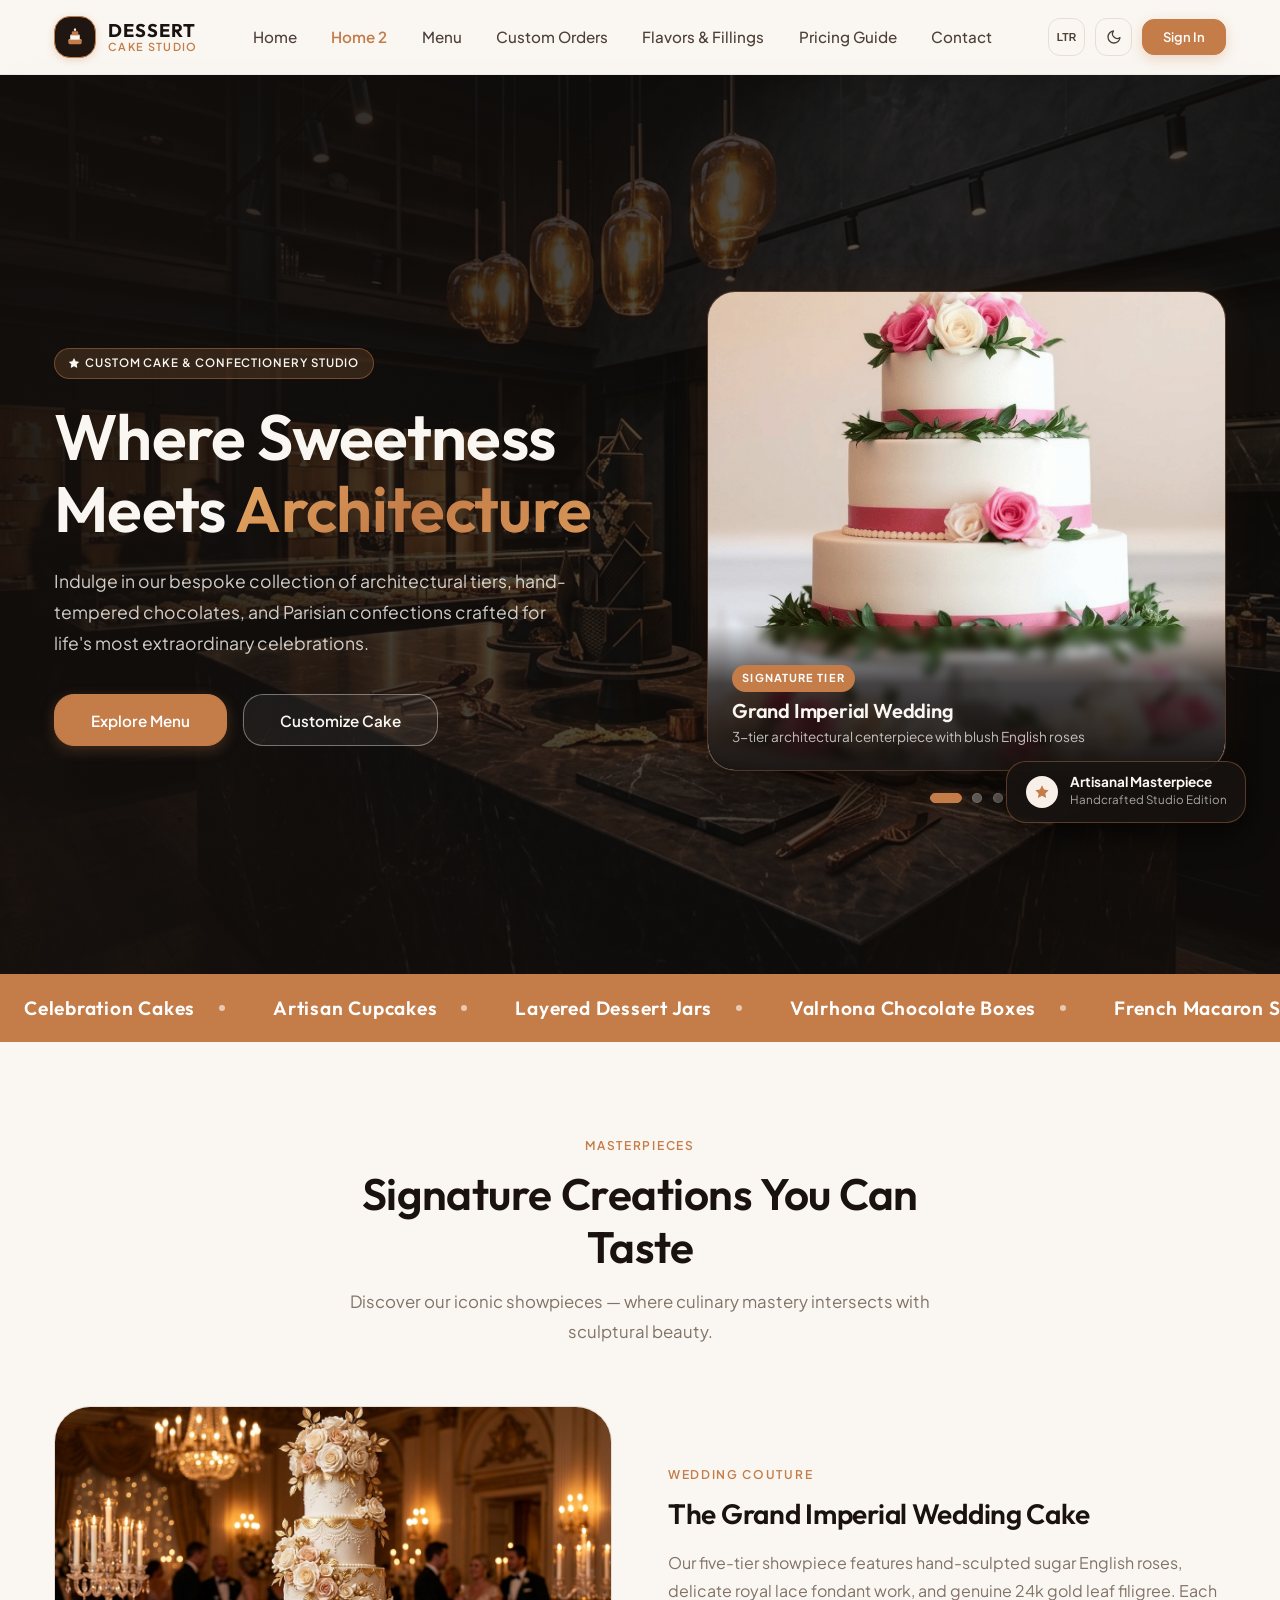
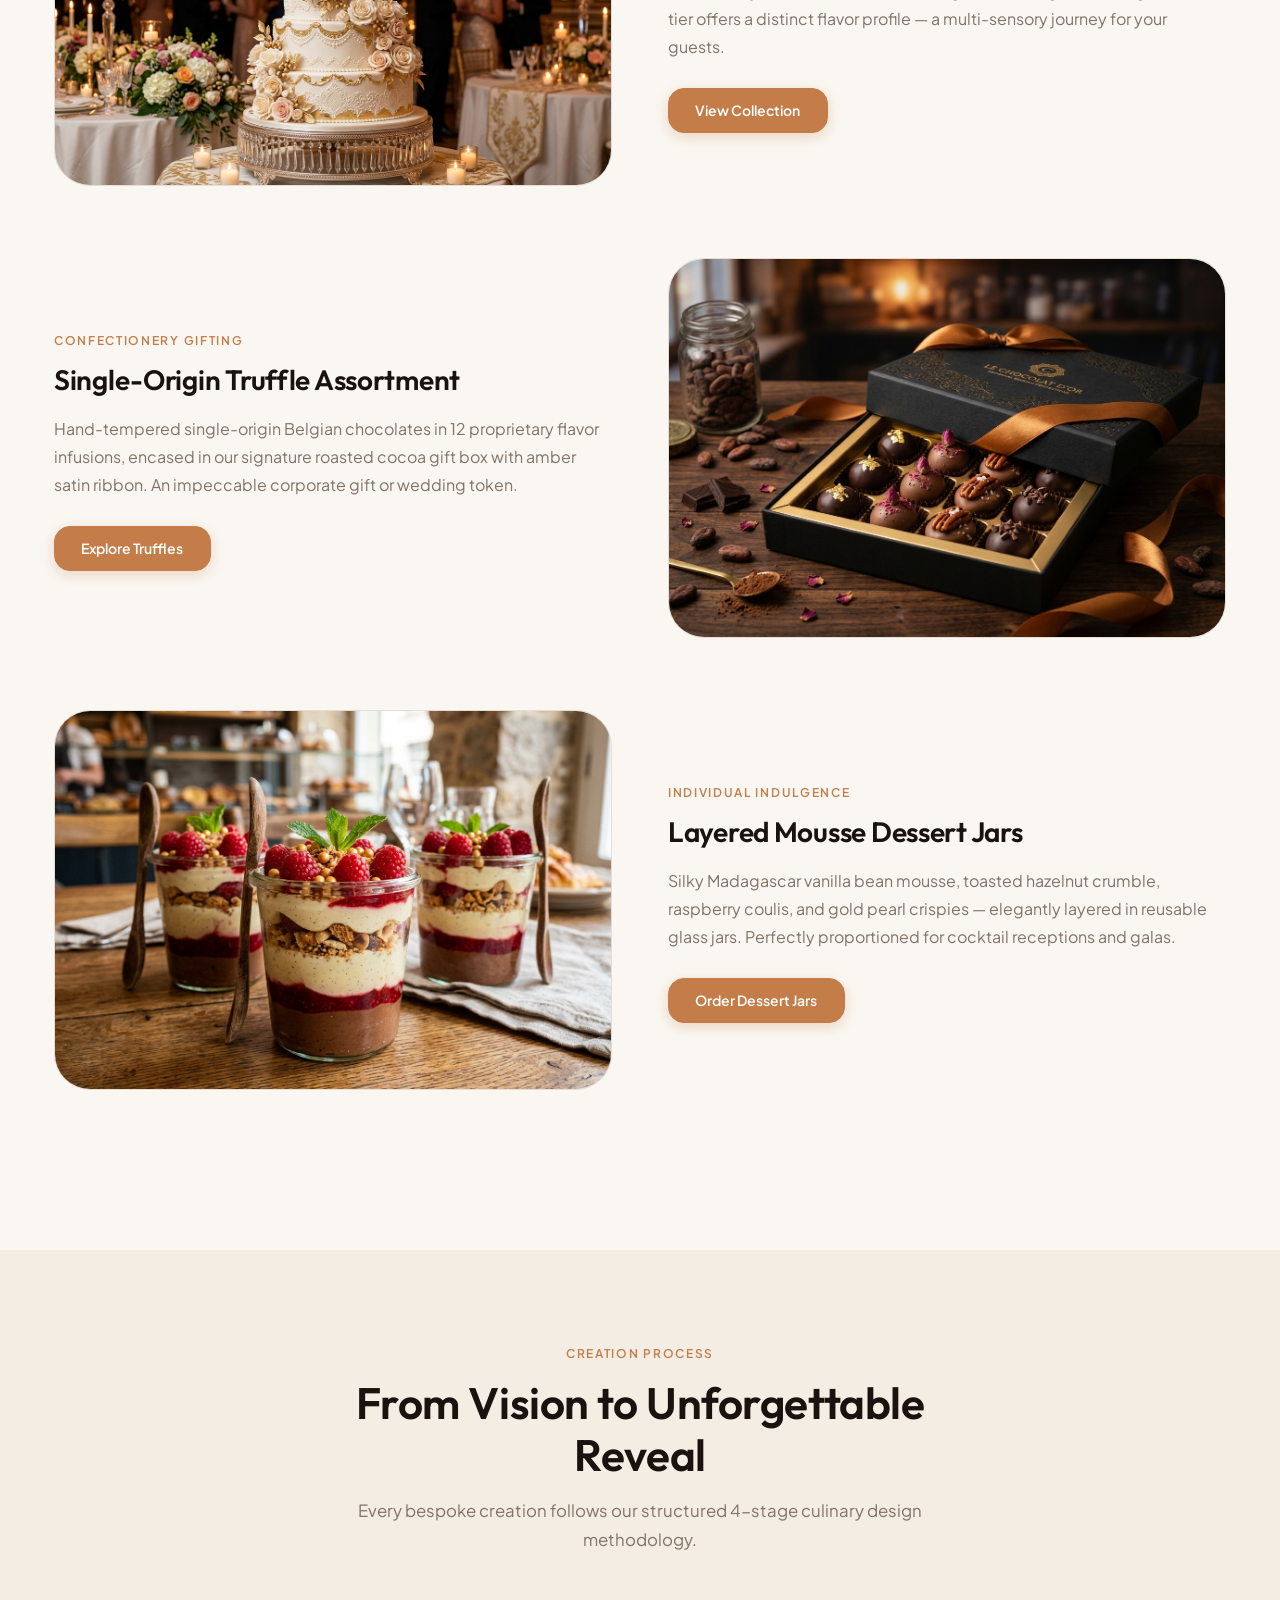
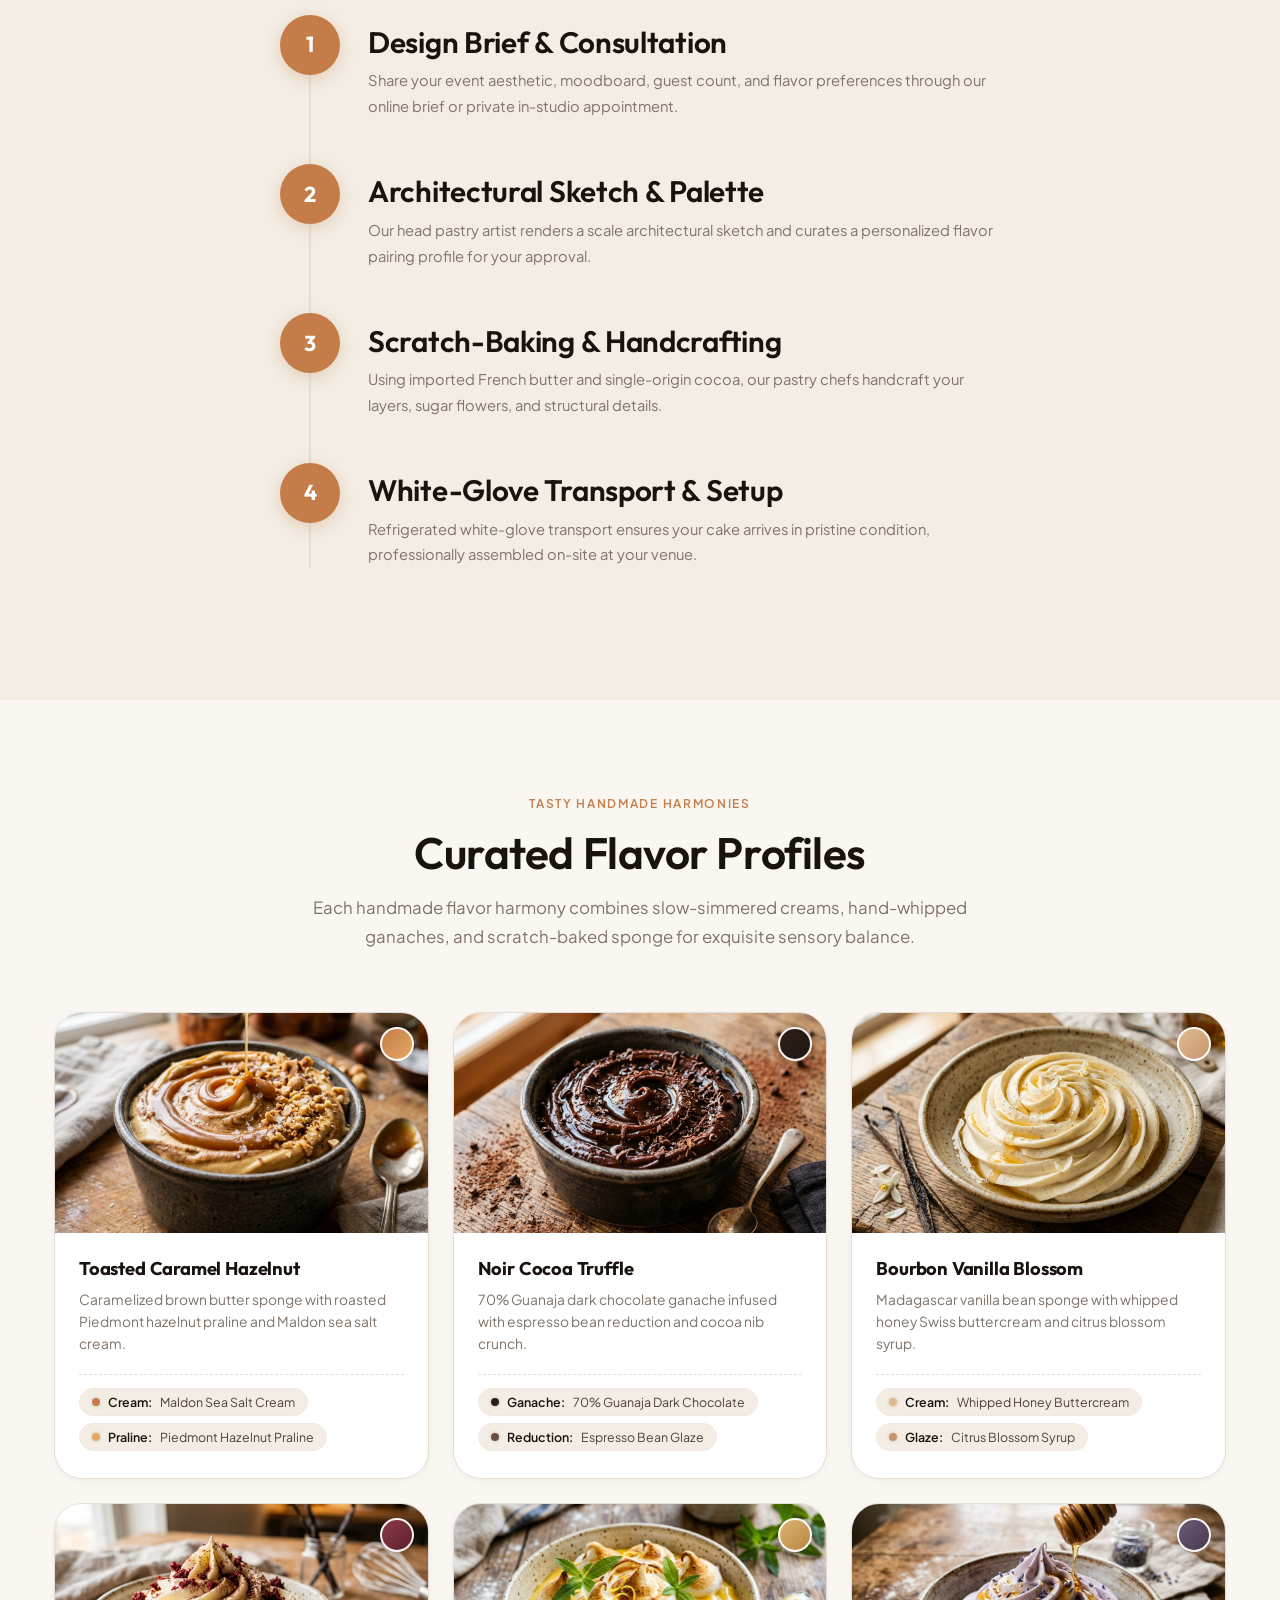
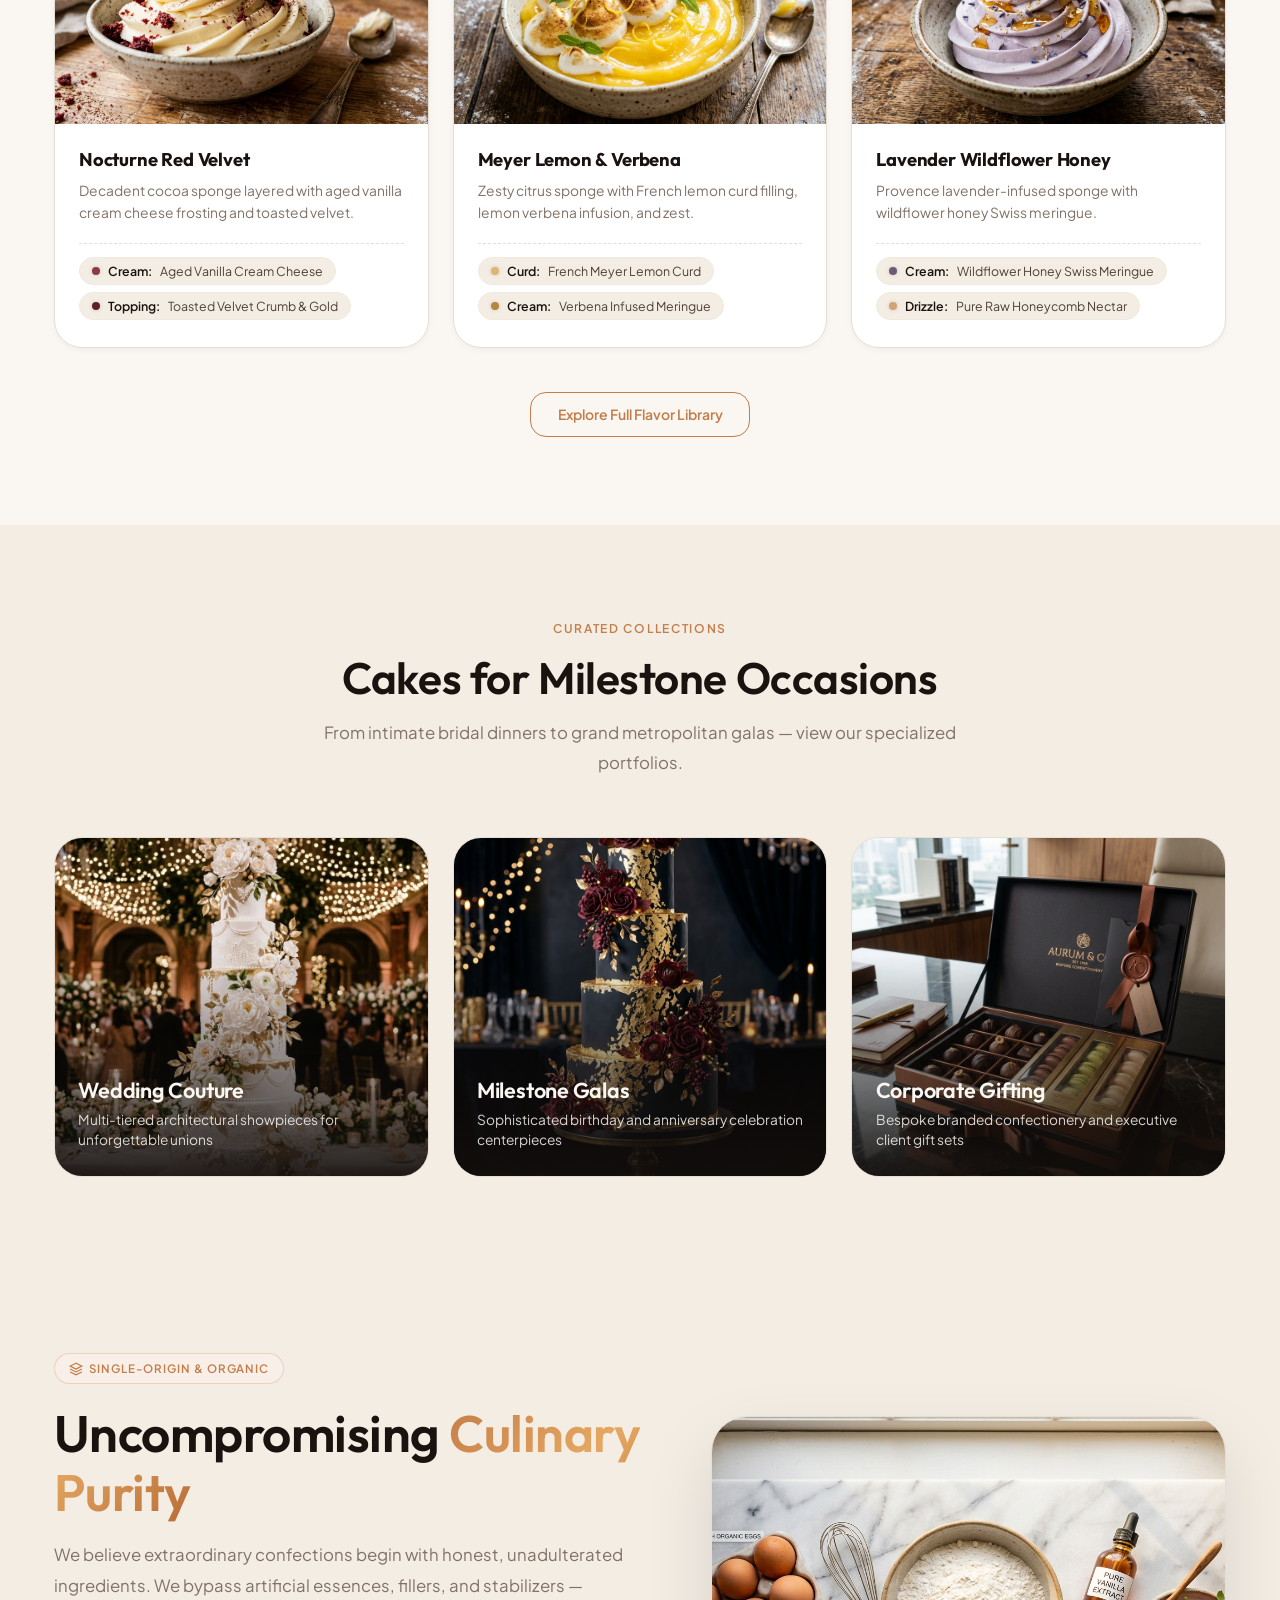
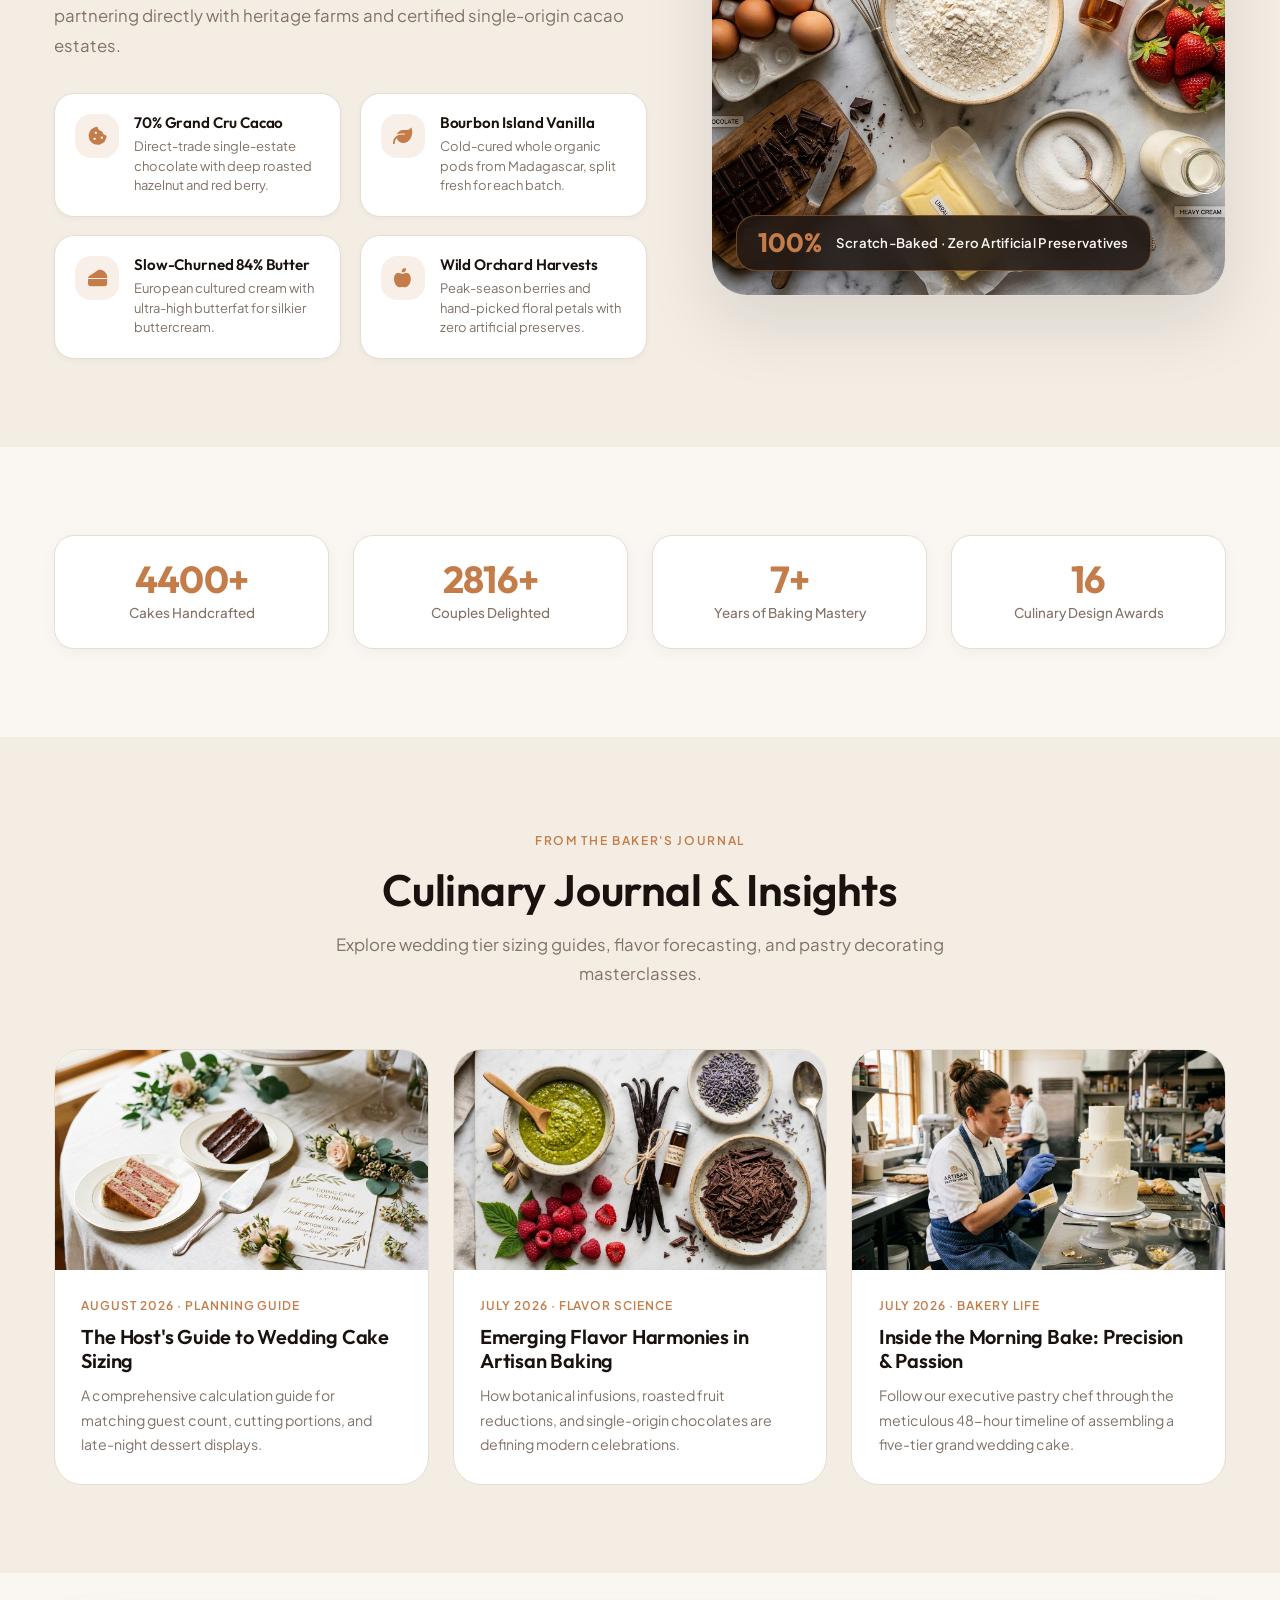
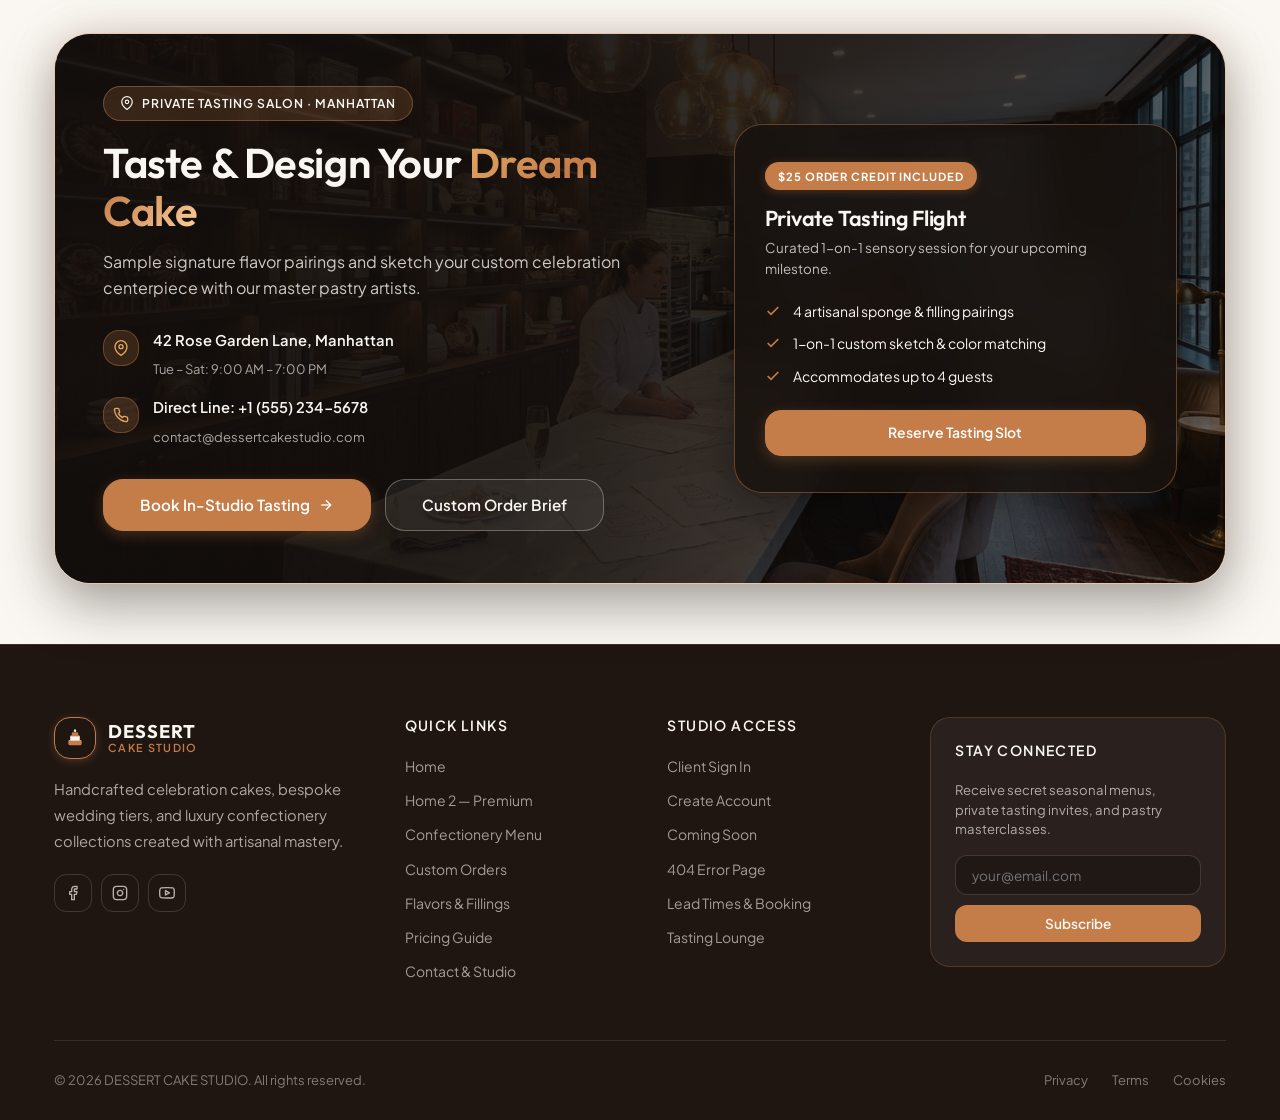
<file: home2.html>
<!DOCTYPE html>
<html lang="en" id="root-html">
<head>
    <meta charset="UTF-8">
    <meta name="viewport" content="width=device-width, initial-scale=1.0">
    <meta name="description" content="Dessert Cake Studio Luxury Edition — Bespoke architectural wedding cakes, private tasting consultations, and luxury confectionery experiences.">
    <title>Home Premium | Dessert Cake Studio</title>
    <link rel="icon" type="image/svg+xml" href="favicon.svg">
    <link rel="stylesheet" href="https://cdnjs.cloudflare.com/ajax/libs/font-awesome/6.5.1/css/all.min.css">
    <link rel="stylesheet" href="style.css">
</head>
<body>

<div id="main-nav"></div>

<!-- ═══ SECTION 1: CINEMATIC NOIR HERO WITH 3-IMAGE SLIDER ═══ -->
<section class="hero-cinematic" id="hero">
    <div class="hero-cinematic-bg">
        <img src="assets/images/home2_hero_studio_1788100978561.jpg" alt="Atmospheric luxury architectural cake and confectionery design studio with warm pendant lighting">
    </div>
    <div class="hero-cinematic-overlay"></div>
    
    <div class="container hero-cinematic-container">
        <div class="hero-cinematic-grid">
            <!-- Left: Hero Text Content -->
            <div class="hero-cinematic-content">
                <div class="badge animate-fade-in-down" style="margin-bottom:1.4rem;background:rgba(196,124,72,0.2);border-color:rgba(196,124,72,0.45);color:#FAF7F2;display:inline-flex;">
                    <svg xmlns="http://www.w3.org/2000/svg" width="10" height="10" fill="currentColor" viewBox="0 0 16 16"><path d="M3.612 15.443c-.386.198-.824-.149-.746-.592l.83-4.73L.173 6.765c-.329-.314-.158-.888.283-.95l4.898-.696L7.538.792c.197-.39.73-.39.927 0l2.184 4.327 4.898.696c.441.062.612.636.282.95l-3.522 3.356.83 4.73c.078.443-.36.79-.746.592L8 13.187l-4.389 2.256z"/></svg>
                    Custom Cake & Confectionery Studio
                </div>
                <h1 class="animate-fade-in-up">Where Sweetness<br>Meets <span class="accent">Architecture</span></h1>
                <p class="animate-fade-in-up" style="animation-delay:0.15s;">Indulge in our bespoke collection of architectural tiers, hand-tempered chocolates, and Parisian confections crafted for life's most extraordinary celebrations.</p>
                <div class="hero-cinematic-actions animate-fade-in-up" style="animation-delay:0.3s;">
                    <a href="menu.html" class="btn btn-primary btn-lg">Explore Menu</a>
                    <a href="custom-orders.html" class="btn btn-lg hero-btn-secondary">Customize Cake</a>
                </div>
            </div>

            <!-- Right: 3-Image Slider Showcase -->
            <div class="hero-slider-wrap animate-fade-in" style="animation-delay:0.25s;">
                <div class="hero-slider-card" id="heroSliderCard">
                    <div class="hero-slider-slides">
                        <!-- Slide 1 -->
                        <div class="hero-slide active">
                            <img src="assets/images/slide1.png" alt="Grand Ivory & Rose Tiered Wedding Cake" loading="lazy">
                            <div class="hero-slide-caption">
                                <span class="slide-badge">Signature Tier</span>
                                <h4>Grand Imperial Wedding</h4>
                                <p>3-tier architectural centerpiece with blush English roses</p>
                            </div>
                        </div>
                        <!-- Slide 2 -->
                        <div class="hero-slide">
                            <img src="assets/images/slide2.png" alt="Imperial Noir Chocolate & 24K Gold Drip Cake" loading="lazy">
                            <div class="hero-slide-caption">
                                <span class="slide-badge">Bestseller</span>
                                <h4>Noir Gold Drip Showpiece</h4>
                                <p>3-tier toasted cocoa with 24k gold drip & fresh raspberries</p>
                            </div>
                        </div>
                        <!-- Slide 3 -->
                        <div class="hero-slide">
                            <img src="assets/images/slide3.png" alt="Amber Peach Ombré Botanical Tier" loading="lazy">
                            <div class="hero-slide-caption">
                                <span class="slide-badge">Couture Edition</span>
                                <h4>Palais Botanical Tier</h4>
                                <p>Hand-sculpted peach garden roses & sunset ombré finish</p>
                            </div>
                        </div>
                    </div>
                </div>

                <!-- Slider Dot Indicators (Positioned Below Card) -->
                <div class="hero-slider-dots" id="heroSliderDots">
                    <button class="hero-slider-dot active" data-slide="0" aria-label="Slide 1" type="button"></button>
                    <button class="hero-slider-dot" data-slide="1" aria-label="Slide 2" type="button"></button>
                    <button class="hero-slider-dot" data-slide="2" aria-label="Slide 3" type="button"></button>
                </div>

                <!-- Floating Decorative Badge -->
                <div class="hero-slider-float-badge">
                    <div class="float-badge-icon">
                        <svg xmlns="http://www.w3.org/2000/svg" width="16" height="16" fill="currentColor" viewBox="0 0 24 24"><polygon points="12 2 15.09 8.26 22 9.27 17 14.14 18.18 21.02 12 17.77 5.82 21.02 7 14.14 2 9.27 8.91 8.26 12 2"/></svg>
                    </div>
                    <div class="float-badge-text">
                        <strong>Artisanal Masterpiece</strong>
                        <span>Handcrafted Studio Edition</span>
                    </div>
                </div>
            </div>
        </div>
    </div>
</section>

<!-- ═══ SECTION 2: ANIMATED MARQUEE RIBBON ═══ -->
<section class="marquee-section">
    <div class="marquee-track">
        <span class="marquee-item">Celebration Cakes <span class="marquee-dot"></span></span>
        <span class="marquee-item">Artisan Cupcakes <span class="marquee-dot"></span></span>
        <span class="marquee-item">Layered Dessert Jars <span class="marquee-dot"></span></span>
        <span class="marquee-item">Valrhona Chocolate Boxes <span class="marquee-dot"></span></span>
        <span class="marquee-item">French Macaron Sets <span class="marquee-dot"></span></span>
        <span class="marquee-item">Bespoke Wedding Tiers <span class="marquee-dot"></span></span>
        <span class="marquee-item">Private Tastings <span class="marquee-dot"></span></span>
        <span class="marquee-item">Corporate Gifting <span class="marquee-dot"></span></span>
        <!-- Duplicate for loop -->
        <span class="marquee-item">Celebration Cakes <span class="marquee-dot"></span></span>
        <span class="marquee-item">Artisan Cupcakes <span class="marquee-dot"></span></span>
        <span class="marquee-item">Layered Dessert Jars <span class="marquee-dot"></span></span>
        <span class="marquee-item">Valrhona Chocolate Boxes <span class="marquee-dot"></span></span>
        <span class="marquee-item">French Macaron Sets <span class="marquee-dot"></span></span>
        <span class="marquee-item">Bespoke Wedding Tiers <span class="marquee-dot"></span></span>
        <span class="marquee-item">Private Tastings <span class="marquee-dot"></span></span>
        <span class="marquee-item">Corporate Gifting <span class="marquee-dot"></span></span>
    </div>
</section>

<!-- ═══ SECTION 3: FEATURED CREATIONS — ALTERNATING EDITORIAL ROWS ═══ -->
<section class="section" id="featured">
    <div class="container">
        <div class="section-header scroll-reveal">
            <span class="section-label">Masterpieces</span>
            <h2>Signature Creations You Can Taste</h2>
            <p>Discover our iconic showpieces — where culinary mastery intersects with sculptural beauty.</p>
        </div>

        <div class="alt-row scroll-reveal delay-100">
            <div class="alt-row-image">
                <img src="assets/images/home2_grand_wedding_cake_1788099080181.jpg" alt="Five-tier grand wedding cake with delicate sugar flower cascades" loading="lazy">
            </div>
            <div class="alt-row-content">
                <span class="section-label">Wedding Couture</span>
                <h3>The Grand Imperial Wedding Cake</h3>
                <p>Our five-tier showpiece features hand-sculpted sugar English roses, delicate royal lace fondant work, and genuine 24k gold leaf filigree. Each tier offers a distinct flavor profile — a multi-sensory journey for your guests.</p>
                <a href="menu.html" class="btn btn-primary">View Collection</a>
            </div>
        </div>

        <div class="alt-row reverse scroll-reveal delay-100">
            <div class="alt-row-image">
                <img src="assets/images/home2_truffle_assortment_1788099115895.jpg" alt="Handcrafted artisan single origin chocolate gift box" loading="lazy">
            </div>
            <div class="alt-row-content">
                <span class="section-label">Confectionery Gifting</span>
                <h3>Single-Origin Truffle Assortment</h3>
                <p>Hand-tempered single-origin Belgian chocolates in 12 proprietary flavor infusions, encased in our signature roasted cocoa gift box with amber satin ribbon. An impeccable corporate gift or wedding token.</p>
                <a href="menu.html" class="btn btn-primary">Explore Truffles</a>
            </div>
        </div>

        <div class="alt-row scroll-reveal delay-100">
            <div class="alt-row-image">
                <img src="assets/images/home2_mousse_jars_1788099151739.jpg" alt="Artisan dessert jars layered with mousse and crumbles" loading="lazy">
            </div>
            <div class="alt-row-content">
                <span class="section-label">Individual Indulgence</span>
                <h3>Layered Mousse Dessert Jars</h3>
                <p>Silky Madagascar vanilla bean mousse, toasted hazelnut crumble, raspberry coulis, and gold pearl crispies — elegantly layered in reusable glass jars. Perfectly proportioned for cocktail receptions and galas.</p>
                <a href="menu.html" class="btn btn-primary">Order Dessert Jars</a>
            </div>
        </div>
    </div>
</section>

<!-- ═══ SECTION 4: PROCESS TIMELINE ═══ -->
<section class="section" style="background:var(--bg-surface);" id="process">
    <div class="container">
        <div class="section-header scroll-reveal">
            <span class="section-label">Creation Process</span>
            <h2>From Vision to Unforgettable Reveal</h2>
            <p>Every bespoke creation follows our structured 4-stage culinary design methodology.</p>
        </div>
        <div class="timeline scroll-reveal delay-200">
            <div class="timeline-item">
                <div class="timeline-marker">1</div>
                <div class="timeline-content">
                    <h3>Design Brief & Consultation</h3>
                    <p>Share your event aesthetic, moodboard, guest count, and flavor preferences through our online brief or private in-studio appointment.</p>
                </div>
            </div>
            <div class="timeline-item">
                <div class="timeline-marker">2</div>
                <div class="timeline-content">
                    <h3>Architectural Sketch & Palette</h3>
                    <p>Our head pastry artist renders a scale architectural sketch and curates a personalized flavor pairing profile for your approval.</p>
                </div>
            </div>
            <div class="timeline-item">
                <div class="timeline-marker">3</div>
                <div class="timeline-content">
                    <h3>Scratch-Baking & Handcrafting</h3>
                    <p>Using imported French butter and single-origin cocoa, our pastry chefs handcraft your layers, sugar flowers, and structural details.</p>
                </div>
            </div>
            <div class="timeline-item">
                <div class="timeline-marker">4</div>
                <div class="timeline-content">
                    <h3>White-Glove Transport & Setup</h3>
                    <p>Refrigerated white-glove transport ensures your cake arrives in pristine condition, professionally assembled on-site at your venue.</p>
                </div>
            </div>
        </div>
    </div>
</section>

<!-- ═══ SECTION 5: TASTY HANDMADE HARMONIES ═══ -->
<section class="section" id="flavors">
    <div class="container">
        <div class="section-header scroll-reveal">
            <span class="section-label">Tasty Handmade Harmonies</span>
            <h2>Curated Flavor Profiles</h2>
            <p>Each handmade flavor harmony combines slow-simmered creams, hand-whipped ganaches, and scratch-baked sponge for exquisite sensory balance.</p>
        </div>
        <div class="grid grid-3 scroll-reveal delay-200">
            <div class="flavor-harmony-card">
                <div class="flavor-img-wrap">
                    <img src="assets/images/home2_flavor_caramel_hazelnut.jpg" alt="Rich Maldon sea salt caramel cream and roasted Piedmont hazelnut praline swirl" loading="lazy">
                    <div class="flavor-swatch-badge" style="background:linear-gradient(135deg,#C47C48,#E5A862);" title="Toasted Caramel Hazelnut Palette"></div>
                </div>
                <div class="flavor-body">
                    <h4>Toasted Caramel Hazelnut</h4>
                    <p>Caramelized brown butter sponge with roasted Piedmont hazelnut praline and Maldon sea salt cream.</p>
                    <div class="flavor-composition">
                        <span class="flavor-pill"><span class="pill-dot" style="background:#C47C48"></span><strong>Cream:</strong> Maldon Sea Salt Cream</span>
                        <span class="flavor-pill"><span class="pill-dot" style="background:#E5A862"></span><strong>Praline:</strong> Piedmont Hazelnut Praline</span>
                    </div>
                </div>
            </div>
            <div class="flavor-harmony-card">
                <div class="flavor-img-wrap">
                    <img src="assets/images/home2_flavor_noir_cocoa.jpg" alt="Luscious 70% Guanaja dark chocolate ganache swirl infused with espresso reduction" loading="lazy">
                    <div class="flavor-swatch-badge" style="background:linear-gradient(135deg,#2E1E17,#1F1612);" title="Noir Cocoa Truffle Palette"></div>
                </div>
                <div class="flavor-body">
                    <h4>Noir Cocoa Truffle</h4>
                    <p>70% Guanaja dark chocolate ganache infused with espresso bean reduction and cocoa nib crunch.</p>
                    <div class="flavor-composition">
                        <span class="flavor-pill"><span class="pill-dot" style="background:#2E1E17"></span><strong>Ganache:</strong> 70% Guanaja Dark Chocolate</span>
                        <span class="flavor-pill"><span class="pill-dot" style="background:#6D4C41"></span><strong>Reduction:</strong> Espresso Bean Glaze</span>
                    </div>
                </div>
            </div>
            <div class="flavor-harmony-card">
                <div class="flavor-img-wrap">
                    <img src="assets/images/home2_flavor_bourbon_vanilla.jpg" alt="Velvety whipped honey Swiss buttercream with Madagascar vanilla bean flecks" loading="lazy">
                    <div class="flavor-swatch-badge" style="background:linear-gradient(135deg,#E0BA8F,#C8966E);" title="Bourbon Vanilla Blossom Palette"></div>
                </div>
                <div class="flavor-body">
                    <h4>Bourbon Vanilla Blossom</h4>
                    <p>Madagascar vanilla bean sponge with whipped honey Swiss buttercream and citrus blossom syrup.</p>
                    <div class="flavor-composition">
                        <span class="flavor-pill"><span class="pill-dot" style="background:#E0BA8F"></span><strong>Cream:</strong> Whipped Honey Buttercream</span>
                        <span class="flavor-pill"><span class="pill-dot" style="background:#C8966E"></span><strong>Glaze:</strong> Citrus Blossom Syrup</span>
                    </div>
                </div>
            </div>
            <div class="flavor-harmony-card">
                <div class="flavor-img-wrap">
                    <img src="assets/images/home2_flavor_red_velvet.jpg" alt="Aged vanilla cream cheese frosting swirl garnished with red velvet cake crumbs" loading="lazy">
                    <div class="flavor-swatch-badge" style="background:linear-gradient(135deg,#8C3A48,#5C202B);" title="Nocturne Red Velvet Palette"></div>
                </div>
                <div class="flavor-body">
                    <h4>Nocturne Red Velvet</h4>
                    <p>Decadent cocoa sponge layered with aged vanilla cream cheese frosting and toasted velvet.</p>
                    <div class="flavor-composition">
                        <span class="flavor-pill"><span class="pill-dot" style="background:#8C3A48"></span><strong>Cream:</strong> Aged Vanilla Cream Cheese</span>
                        <span class="flavor-pill"><span class="pill-dot" style="background:#5C202B"></span><strong>Topping:</strong> Toasted Velvet Crumb & Gold</span>
                    </div>
                </div>
            </div>
            <div class="flavor-harmony-card">
                <div class="flavor-img-wrap">
                    <img src="assets/images/home2_flavor_lemon_verbena.jpg" alt="French Meyer lemon curd swirl with torched lemon verbena Swiss meringue" loading="lazy">
                    <div class="flavor-swatch-badge" style="background:linear-gradient(135deg,#DDB574,#B88640);" title="Meyer Lemon & Verbena Palette"></div>
                </div>
                <div class="flavor-body">
                    <h4>Meyer Lemon & Verbena</h4>
                    <p>Zesty citrus sponge with French lemon curd filling, lemon verbena infusion, and zest.</p>
                    <div class="flavor-composition">
                        <span class="flavor-pill"><span class="pill-dot" style="background:#DDB574"></span><strong>Curd:</strong> French Meyer Lemon Curd</span>
                        <span class="flavor-pill"><span class="pill-dot" style="background:#B88640"></span><strong>Cream:</strong> Verbena Infused Meringue</span>
                    </div>
                </div>
            </div>
            <div class="flavor-harmony-card">
                <div class="flavor-img-wrap">
                    <img src="assets/images/home2_flavor_lavender_honey.jpg" alt="Lavender wildflower honey Swiss meringue cream drizzled with pure golden honeycomb nectar" loading="lazy">
                    <div class="flavor-swatch-badge" style="background:linear-gradient(135deg,#6D5A75,#493A50);" title="Lavender Wildflower Honey Palette"></div>
                </div>
                <div class="flavor-body">
                    <h4>Lavender Wildflower Honey</h4>
                    <p>Provence lavender-infused sponge with wildflower honey Swiss meringue.</p>
                    <div class="flavor-composition">
                        <span class="flavor-pill"><span class="pill-dot" style="background:#6D5A75"></span><strong>Cream:</strong> Wildflower Honey Swiss Meringue</span>
                        <span class="flavor-pill"><span class="pill-dot" style="background:#D4A373"></span><strong>Drizzle:</strong> Pure Raw Honeycomb Nectar</span>
                    </div>
                </div>
            </div>
        </div>
        <div style="text-align:center;margin-top:2.75rem;" class="scroll-reveal delay-300">
            <a href="flavors.html" class="btn btn-outline">Explore Full Flavor Library</a>
        </div>
    </div>
</section>

<!-- ═══ SECTION 6: LUXURY COLLECTIONS — TALL PORTRAIT CARDS ═══ -->
<section class="section" style="background:var(--bg-surface);" id="collections">
    <div class="container">
        <div class="section-header scroll-reveal">
            <span class="section-label">Curated Collections</span>
            <h2>Cakes for Milestone Occasions</h2>
            <p>From intimate bridal dinners to grand metropolitan galas — view our specialized portfolios.</p>
        </div>
        <div class="grid grid-3 scroll-reveal delay-200">
            <div class="tall-card">
                <img src="assets/images/home2_tall_wedding_couture_1788099266802.jpg" alt="Wedding cake collection showpiece" loading="lazy">
                <div class="tall-card-overlay"></div>
                <div class="tall-card-content">
                    <h3>Wedding Couture</h3>
                    <p>Multi-tiered architectural showpieces for unforgettable unions</p>
                </div>
            </div>
            <div class="tall-card">
                <img src="assets/images/home2_gala_cake_1788101260464.jpg" alt="Birthday and milestone gala cake collection" loading="lazy">
                <div class="tall-card-overlay"></div>
                <div class="tall-card-content">
                    <h3>Milestone Galas</h3>
                    <p>Sophisticated birthday and anniversary celebration centerpieces</p>
                </div>
            </div>
            <div class="tall-card">
                <img src="assets/images/home2_corp_gifts_1788101292665.jpg" alt="Corporate brand and gala cake collection" loading="lazy">
                <div class="tall-card-overlay"></div>
                <div class="tall-card-content">
                    <h3>Corporate Gifting</h3>
                    <p>Bespoke branded confectionery and executive client gift sets</p>
                </div>
            </div>
        </div>
    </div>
</section>

<!-- ═══ SECTION 7: ARTISANAL INGREDIENTS SHOWCASE ═══ -->
<section class="section" id="purity" style="background:var(--bg-surface);">
    <div class="container">
        <div class="purity-grid scroll-reveal">
            <!-- Left: Story & Sourcing Badges -->
            <div class="purity-content">
                <div class="badge" style="margin-bottom:1.25rem;">
                    <svg xmlns="http://www.w3.org/2000/svg" width="14" height="14" fill="none" viewBox="0 0 24 24" stroke="currentColor" stroke-width="2"><path d="M12 2L2 7l10 5 10-5-10-5zM2 17l10 5 10-5M2 12l10 5 10-5"/></svg>
                    Single-Origin & Organic
                </div>
                <h2>Uncompromising <span class="accent">Culinary Purity</span></h2>
                <p class="lead" style="font-size:1.05rem;line-height:1.8;color:var(--text-muted);margin-bottom:2rem;">
                    We believe extraordinary confections begin with honest, unadulterated ingredients. We bypass artificial essences, fillers, and stabilizers — partnering directly with heritage farms and certified single-origin cacao estates.
                </p>

                <div class="purity-cards">
                    <div class="purity-card">
                        <div class="purity-card-icon"><i class="fa-solid fa-cookie-bite"></i></div>
                        <div class="purity-card-text">
                            <h4>70% Grand Cru Cacao</h4>
                            <p>Direct-trade single-estate chocolate with deep roasted hazelnut and red berry.</p>
                        </div>
                    </div>
                    <div class="purity-card">
                        <div class="purity-card-icon"><i class="fa-solid fa-leaf"></i></div>
                        <div class="purity-card-text">
                            <h4>Bourbon Island Vanilla</h4>
                            <p>Cold-cured whole organic pods from Madagascar, split fresh for each batch.</p>
                        </div>
                    </div>
                    <div class="purity-card">
                        <div class="purity-card-icon"><i class="fa-solid fa-cheese"></i></div>
                        <div class="purity-card-text">
                            <h4>Slow-Churned 84% Butter</h4>
                            <p>European cultured cream with ultra-high butterfat for silkier buttercream.</p>
                        </div>
                    </div>
                    <div class="purity-card">
                        <div class="purity-card-icon"><i class="fa-solid fa-apple-whole"></i></div>
                        <div class="purity-card-text">
                            <h4>Wild Orchard Harvests</h4>
                            <p>Peak-season berries and hand-picked floral petals with zero artificial preserves.</p>
                        </div>
                    </div>
                </div>
            </div>

            <!-- Right: Framed Artisanal Flatlay with Floating Badges -->
            <div class="purity-visual-wrap">
                <div class="purity-visual-frame">
                    <img src="assets/images/baking_ingredients_1788076798244.jpg" alt="Artisanal organic baking ingredients flatlay: farm fresh eggs, organic unbleached flour, single origin cocoa, Madagascar vanilla, and fresh strawberries" loading="lazy">
                    <div class="purity-floating-badge">
                        <div class="purity-badge-num">100%</div>
                        <div class="purity-badge-label">Scratch-Baked · Zero Artificial Preservatives</div>
                    </div>
                </div>
            </div>
        </div>
    </div>
</section>

<!-- ═══ SECTION 8: MILESTONE COUNTERS ═══ -->
<section class="section" id="counters">
    <div class="container">
        <div class="counter-grid scroll-reveal">
            <div class="counter-item">
                <div class="counter-num" data-target="5000" data-suffix="+">0</div>
                <div class="counter-label">Cakes Handcrafted</div>
            </div>
            <div class="counter-item">
                <div class="counter-num" data-target="3200" data-suffix="+">0</div>
                <div class="counter-label">Couples Delighted</div>
            </div>
            <div class="counter-item">
                <div class="counter-num" data-target="8" data-suffix="+">0</div>
                <div class="counter-label">Years of Baking Mastery</div>
            </div>
            <div class="counter-item">
                <div class="counter-num" data-target="18" data-suffix="">0</div>
                <div class="counter-label">Culinary Design Awards</div>
            </div>
        </div>
    </div>
</section>

<!-- ═══ SECTION 9: PASTRY JOURNAL PREVIEW ═══ -->
<section class="section" style="background:var(--bg-surface);" id="blog">
    <div class="container">
        <div class="section-header scroll-reveal">
            <span class="section-label">From the Baker's Journal</span>
            <h2>Culinary Journal & Insights</h2>
            <p>Explore wedding tier sizing guides, flavor forecasting, and pastry decorating masterclasses.</p>
        </div>
        <div class="grid grid-3 scroll-reveal delay-200">
            <div class="blog-card">
                <img src="assets/images/home2_journal_wedding_cake_sizing_1788099880956.jpg" alt="Journal: How to determine cake tier size and serving portion" loading="lazy">
                <div class="blog-card-body">
                    <div class="blog-card-date">August 2026 · Planning Guide</div>
                    <h3>The Host's Guide to Wedding Cake Sizing</h3>
                    <p>A comprehensive calculation guide for matching guest count, cutting portions, and late-night dessert displays.</p>
                </div>
            </div>
            <div class="blog-card">
                <img src="assets/images/home2_journal_flavor_science_1788099353440.jpg" alt="Journal: Flavor pairing trends in artisan pastry" loading="lazy">
                <div class="blog-card-body">
                    <div class="blog-card-date">July 2026 · Flavor Science</div>
                    <h3>Emerging Flavor Harmonies in Artisan Baking</h3>
                    <p>How botanical infusions, roasted fruit reductions, and single-origin chocolates are defining modern celebrations.</p>
                </div>
            </div>
            <div class="blog-card">
                <img src="assets/images/home2_journal_morning_bake_1788099926676.jpg" alt="Journal: Behind the scenes in the bakery kitchen" loading="lazy">
                <div class="blog-card-body">
                    <div class="blog-card-date">July 2026 · Bakery Life</div>
                    <h3>Inside the Morning Bake: Precision & Passion</h3>
                    <p>Follow our executive pastry chef through the meticulous 48-hour timeline of assembling a five-tier grand wedding cake.</p>
                </div>
            </div>
        </div>
    </div>
</section>

<!-- ═══ SECTION 10: IMMERSIVE BAKERY STUDIO CTA ═══ -->
<section class="section-sm" id="visit">
    <div class="container">
        <div class="studio-cta-box scroll-reveal">
            <img src="assets/images/home2_tasting_salon_interior_1788099313774.jpg" alt="Artisanal bakery studio interior" class="studio-cta-bg" loading="lazy">
            <div class="studio-cta-overlay"></div>
            
            <div class="studio-cta-grid">
                <!-- Left: Studio Story & Booking Highlights -->
                <div class="studio-cta-content">
                    <div class="badge studio-badge">
                        <svg xmlns="http://www.w3.org/2000/svg" width="14" height="14" fill="none" viewBox="0 0 24 24" stroke="currentColor" stroke-width="2"><path d="M21 10c0 7-9 13-9 13s-9-6-9-13a9 9 0 0 1 18 0z"/><circle cx="12" cy="10" r="3"/></svg>
                        Private Tasting Salon · Manhattan
                    </div>
                    <h2>Taste & Design Your <span class="accent">Dream Cake</span></h2>
                    <p>Sample signature flavor pairings and sketch your custom celebration centerpiece with our master pastry artists.</p>
                    
                    <div class="studio-meta-list">
                        <div class="studio-meta-item">
                            <div class="studio-meta-icon">
                                <svg xmlns="http://www.w3.org/2000/svg" width="16" height="16" fill="none" viewBox="0 0 24 24" stroke="currentColor" stroke-width="2"><path d="M21 10c0 7-9 13-9 13s-9-6-9-13a9 9 0 0 1 18 0z"/><circle cx="12" cy="10" r="3"/></svg>
                            </div>
                            <div>
                                <strong>42 Rose Garden Lane, Manhattan</strong>
                                <span>Tue – Sat: 9:00 AM – 7:00 PM</span>
                            </div>
                        </div>
                        <div class="studio-meta-item">
                            <div class="studio-meta-icon">
                                <svg xmlns="http://www.w3.org/2000/svg" width="16" height="16" fill="none" viewBox="0 0 24 24" stroke="currentColor" stroke-width="2"><path d="M22 16.92v3a2 2 0 0 1-2.18 2 19.79 19.79 0 0 1-8.63-3.07 19.5 19.5 0 0 1-6-6 19.79 19.79 0 0 1-3.07-8.67A2 2 0 0 1 4.11 2h3a2 2 0 0 1 2 1.72 12.84 12.84 0 0 0 .7 2.81 2 2 0 0 1-.45 2.11L8.09 9.91a16 16 0 0 0 6 6l1.27-1.27a2 2 0 0 1 2.11-.45 12.84 12.84 0 0 0 2.81.7A2 2 0 0 1 22 16.92z"/></svg>
                            </div>
                            <div>
                                <strong>Direct Line: +1 (555) 234-5678</strong>
                                <span>contact@dessertcakestudio.com</span>
                            </div>
                        </div>
                    </div>

                    <div class="studio-cta-actions">
                        <a href="contact.html" class="btn btn-primary btn-lg">
                            <span>Book In-Studio Tasting</span>
                            <svg xmlns="http://www.w3.org/2000/svg" width="16" height="16" fill="none" viewBox="0 0 24 24" stroke="currentColor" stroke-width="2"><line x1="5" y1="12" x2="19" y2="12"/><polyline points="12 5 19 12 12 19"/></svg>
                        </a>
                        <a href="custom-orders.html" class="btn btn-outline btn-lg">
                            <span>Custom Order Brief</span>
                        </a>
                    </div>
                </div>

                <!-- Right: Glassmorphic Tasting Reservation Perks Card -->
                <div class="tasting-perks-card">
                    <div class="tasting-badge-credit">$25 Order Credit Included</div>
                    <h3>Private Tasting Flight</h3>
                    <p class="tasting-desc">Curated 1-on-1 sensory session for your upcoming milestone.</p>
                    
                    <ul class="tasting-features">
                        <li>
                            <svg xmlns="http://www.w3.org/2000/svg" width="16" height="16" fill="none" viewBox="0 0 24 24" stroke="currentColor" stroke-width="2.5"><polyline points="20 6 9 17 4 12"/></svg>
                            <span>4 artisanal sponge & filling pairings</span>
                        </li>
                        <li>
                            <svg xmlns="http://www.w3.org/2000/svg" width="16" height="16" fill="none" viewBox="0 0 24 24" stroke="currentColor" stroke-width="2.5"><polyline points="20 6 9 17 4 12"/></svg>
                            <span>1-on-1 custom sketch & color matching</span>
                        </li>
                        <li>
                            <svg xmlns="http://www.w3.org/2000/svg" width="16" height="16" fill="none" viewBox="0 0 24 24" stroke="currentColor" stroke-width="2.5"><polyline points="20 6 9 17 4 12"/></svg>
                            <span>Accommodates up to 4 guests</span>
                        </li>
                    </ul>

                    <a href="contact.html" class="btn btn-primary w-full" style="justify-content:center;">
                        Reserve Tasting Slot
                    </a>
                </div>
            </div>
        </div>
    </div>
</section>

<div id="main-footer"></div>

<script src="components.js"></script>
</body>
</html>
</file>
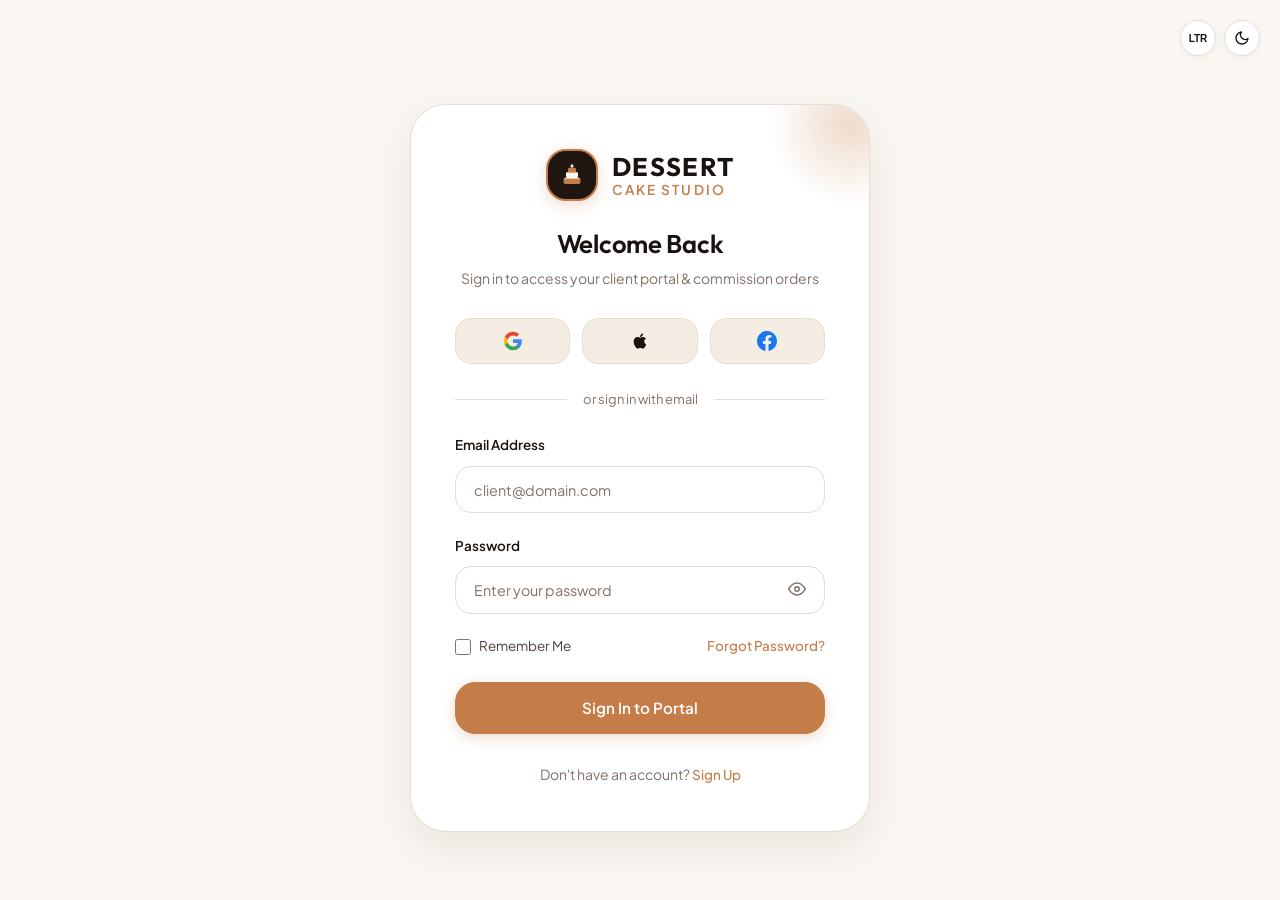
<file: login.html>
<!DOCTYPE html>
<html lang="en" id="root-html">
<head>
    <meta charset="UTF-8">
    <meta name="viewport" content="width=device-width, initial-scale=1.0">
    <meta name="description" content="Sign in to your Dessert Cake Studio client portal to track commissions, manage delivery dates, and view past orders.">
    <title>Client Sign In | Dessert Cake Studio</title>
    <link rel="icon" type="image/svg+xml" href="favicon.svg">
    <link rel="stylesheet" href="style.css">
</head>
<body class="auth-page">

<!-- Top Bar -->
<div class="auth-topbar">
    <div style="display:flex;gap:0.5rem;">
        <button onclick="toggleDir()" class="auth-toggle-btn" title="Toggle Direction">
            <span class="dir-label" style="font-size:0.625rem;font-weight:700;">LTR</span>
        </button>
        <button onclick="toggleTheme()" class="auth-toggle-btn" title="Toggle Theme" aria-label="Toggle dark mode">
            <span class="theme-icon-wrap"></span>
        </button>
    </div>
</div>

<!-- Main Login Card -->
<main style="flex:1;display:flex;align-items:center;justify-content:center;padding:1rem;width:100%;">
    <div class="auth-card">
        <!-- Decorative ambient orb -->
        <div class="auth-glow-orb"></div>

        <!-- Logo -->
        <a href="index.html" class="auth-logo" aria-label="Dessert Cake Studio Home">
            <div class="nav-logo-icon">
                <svg width="24" height="24" viewBox="0 0 100 100" fill="none" xmlns="http://www.w3.org/2000/svg">
                    <rect x="22" y="58" width="56" height="22" rx="6" fill="#C47C48"/>
                    <rect x="25" y="60" width="50" height="3" rx="1.5" fill="#FAF7F2" opacity="0.6"/>
                    <rect x="30" y="40" width="40" height="20" rx="5" fill="#FAF7F2"/>
                    <rect x="33" y="42" width="34" height="2.5" rx="1.2" fill="#C47C48" opacity="0.5"/>
                    <rect x="37" y="26" width="26" height="16" rx="4" fill="#C47C48"/>
                    <circle cx="50" cy="20" r="5" fill="#FAF7F2"/>
                    <path d="M50 11C48.5 14 47 16 50 19C53 16 51.5 14 50 11Z" fill="#E5A862"/>
                </svg>
            </div>
            <div class="auth-logo-text">
                <span class="brand-top">DESSERT</span>
                <span class="brand-bottom">Cake Studio</span>
            </div>
        </a>

        <!-- Header -->
        <div style="text-align:center;margin-bottom:1.75rem;">
            <h1 style="font-size:1.6rem;margin-bottom:0.35rem;">Welcome Back</h1>
            <p style="font-size:0.875rem;color:var(--text-muted);">Sign in to access your client portal & commission orders</p>
        </div>

        <!-- Social Login Grid -->
        <div class="social-login-grid">
            <button class="social-btn" onclick="alert('Signed in with Google'); window.location.href='index.html';" title="Sign in with Google" type="button">
                <svg width="20" height="20" viewBox="0 0 24 24"><path d="M22.56 12.25c0-.78-.07-1.53-.2-2.25H12v4.26h5.92a5.06 5.06 0 01-2.2 3.32v2.77h3.57c2.08-1.92 3.28-4.74 3.28-8.1z" fill="#4285F4"/><path d="M12 23c2.97 0 5.46-.98 7.28-2.66l-3.57-2.77c-.98.66-2.23 1.06-3.71 1.06-2.86 0-5.29-1.93-6.16-4.53H2.18v2.84C3.99 20.53 7.7 23 12 23z" fill="#34A853"/><path d="M5.84 14.09c-.22-.66-.35-1.36-.35-2.09s.13-1.43.35-2.09V7.07H2.18C1.43 8.55 1 10.22 1 12s.43 3.45 1.18 4.93l2.85-2.22.81-.62z" fill="#FBBC05"/><path d="M12 5.38c1.62 0 3.06.56 4.21 1.64l3.15-3.15C17.45 2.09 14.97 1 12 1 7.7 1 3.99 3.47 2.18 7.07l3.66 2.84c.87-2.6 3.3-4.53 6.16-4.53z" fill="#EA4335"/></svg>
            </button>
            <button class="social-btn" onclick="alert('Signed in with Apple'); window.location.href='index.html';" title="Sign in with Apple" type="button">
                <svg width="20" height="20" viewBox="0 0 24 24" fill="currentColor"><path d="M17.05 20.28c-.98.95-2.05.88-3.08.4-1.09-.5-2.08-.48-3.24 0-1.44.62-2.2.44-3.06-.4C2.79 15.25 3.51 7.59 9.05 7.31c1.35.07 2.29.74 3.08.8 1.18-.24 2.31-.93 3.57-.84 1.51.12 2.65.72 3.4 1.8-3.12 1.87-2.38 5.98.48 7.13-.57 1.5-1.31 2.99-2.54 4.09zM12.03 7.25c-.15-2.23 1.66-4.07 3.74-4.25.29 2.58-2.34 4.5-3.74 4.25z"/></svg>
            </button>
            <button class="social-btn" onclick="alert('Signed in with Facebook'); window.location.href='index.html';" title="Sign in with Facebook" type="button">
                <svg width="20" height="20" viewBox="0 0 24 24" fill="#1877F2"><path d="M24 12.073c0-6.627-5.373-12-12-12s-12 5.373-12 12c0 5.99 4.388 10.954 10.125 11.854v-8.385H7.078v-3.47h3.047V9.43c0-3.007 1.792-4.669 4.533-4.669 1.312 0 2.686.235 2.686.235v2.953H15.83c-1.491 0-1.956.925-1.956 1.874v2.25h3.328l-.532 3.47h-2.796v8.385C19.612 23.027 24 18.062 24 12.073z"/></svg>
            </button>
        </div>

        <!-- Divider -->
        <div class="divider">or sign in with email</div>

        <!-- Form -->
        <form onsubmit="event.preventDefault(); alert('Signed in successfully!'); window.location.href='index.html';" id="login-form">
            <div class="form-group">
                <label class="form-label" for="login-email">Email Address</label>
                <input type="email" id="login-email" class="form-input" placeholder="client@domain.com" required>
            </div>
            <div class="form-group">
                <label class="form-label" for="login-password">Password</label>
                <div class="password-wrapper">
                    <input type="password" id="login-password" class="form-input" placeholder="Enter your password" required>
                    <button type="button" class="password-toggle" onclick="togglePasswordVisibility('login-password', this)" aria-label="Toggle password visibility">
                        <span class="pw-icon"><svg xmlns="http://www.w3.org/2000/svg" width="18" height="18" viewBox="0 0 24 24" fill="none" stroke="currentColor" stroke-width="2" stroke-linecap="round" stroke-linejoin="round"><path d="M1 12s4-8 11-8 11 8 11 8-4 8-11 8-11-8-11-8z"/><circle cx="12" cy="12" r="3"/></svg></span>
                    </button>
                </div>
            </div>
            <div style="display:flex;align-items:center;justify-content:space-between;margin-bottom:1.5rem;flex-wrap:wrap;gap:0.5rem;">
                <div class="checkbox-wrapper">
                    <input type="checkbox" id="remember-me">
                    <label for="remember-me">Remember Me</label>
                </div>
                <a href="#" class="link-primary" onclick="event.preventDefault(); alert('Password reset link sent to your email!');">Forgot Password?</a>
            </div>
            <button type="submit" class="btn btn-primary w-full btn-lg">Sign In to Portal</button>
        </form>

        <!-- Footer link -->
        <p style="text-align:center;margin-top:1.75rem;font-size:0.875rem;color:var(--text-muted);">
            Don't have an account? <a href="signup.html" class="link-primary">Sign Up</a>
        </p>
    </div>
</main>

<script src="components.js"></script>
<script>
document.addEventListener('DOMContentLoaded', function() {
    initAuthPage();
});
</script>
</body>
</html>
</file>
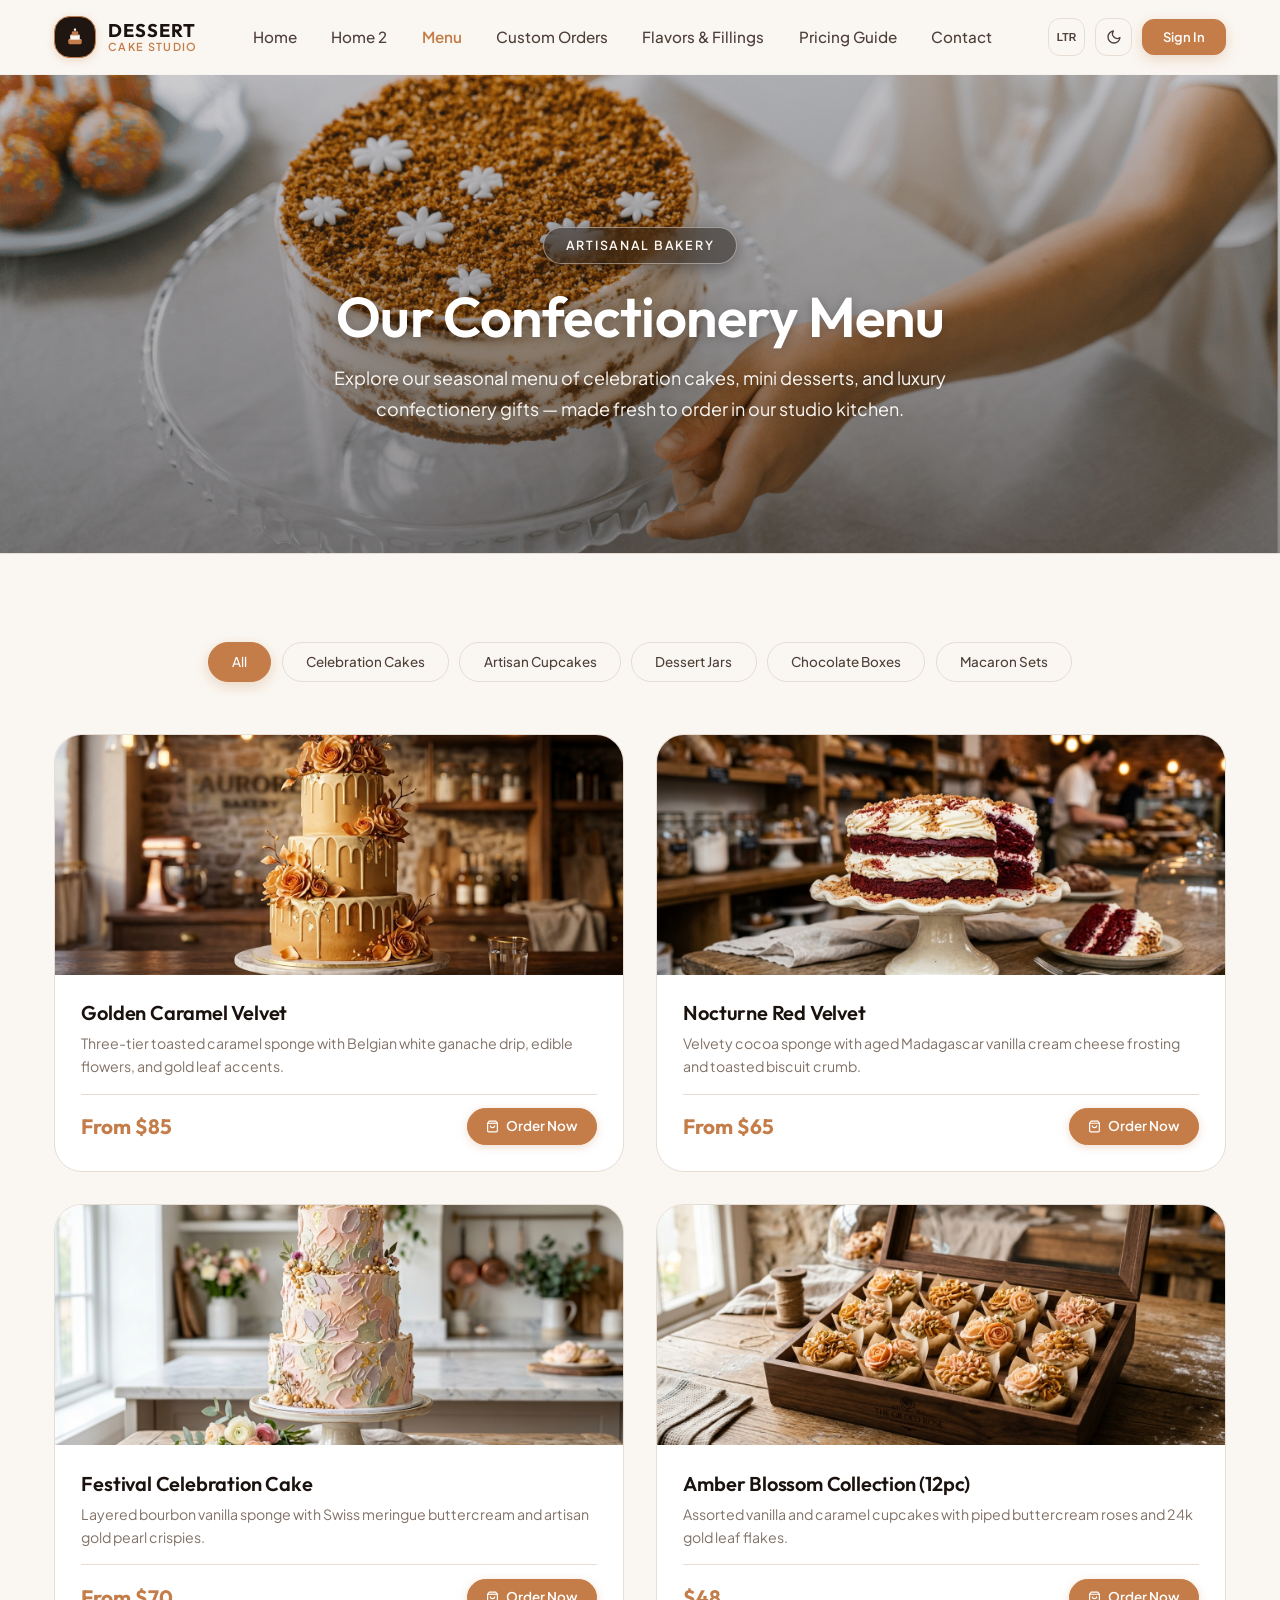
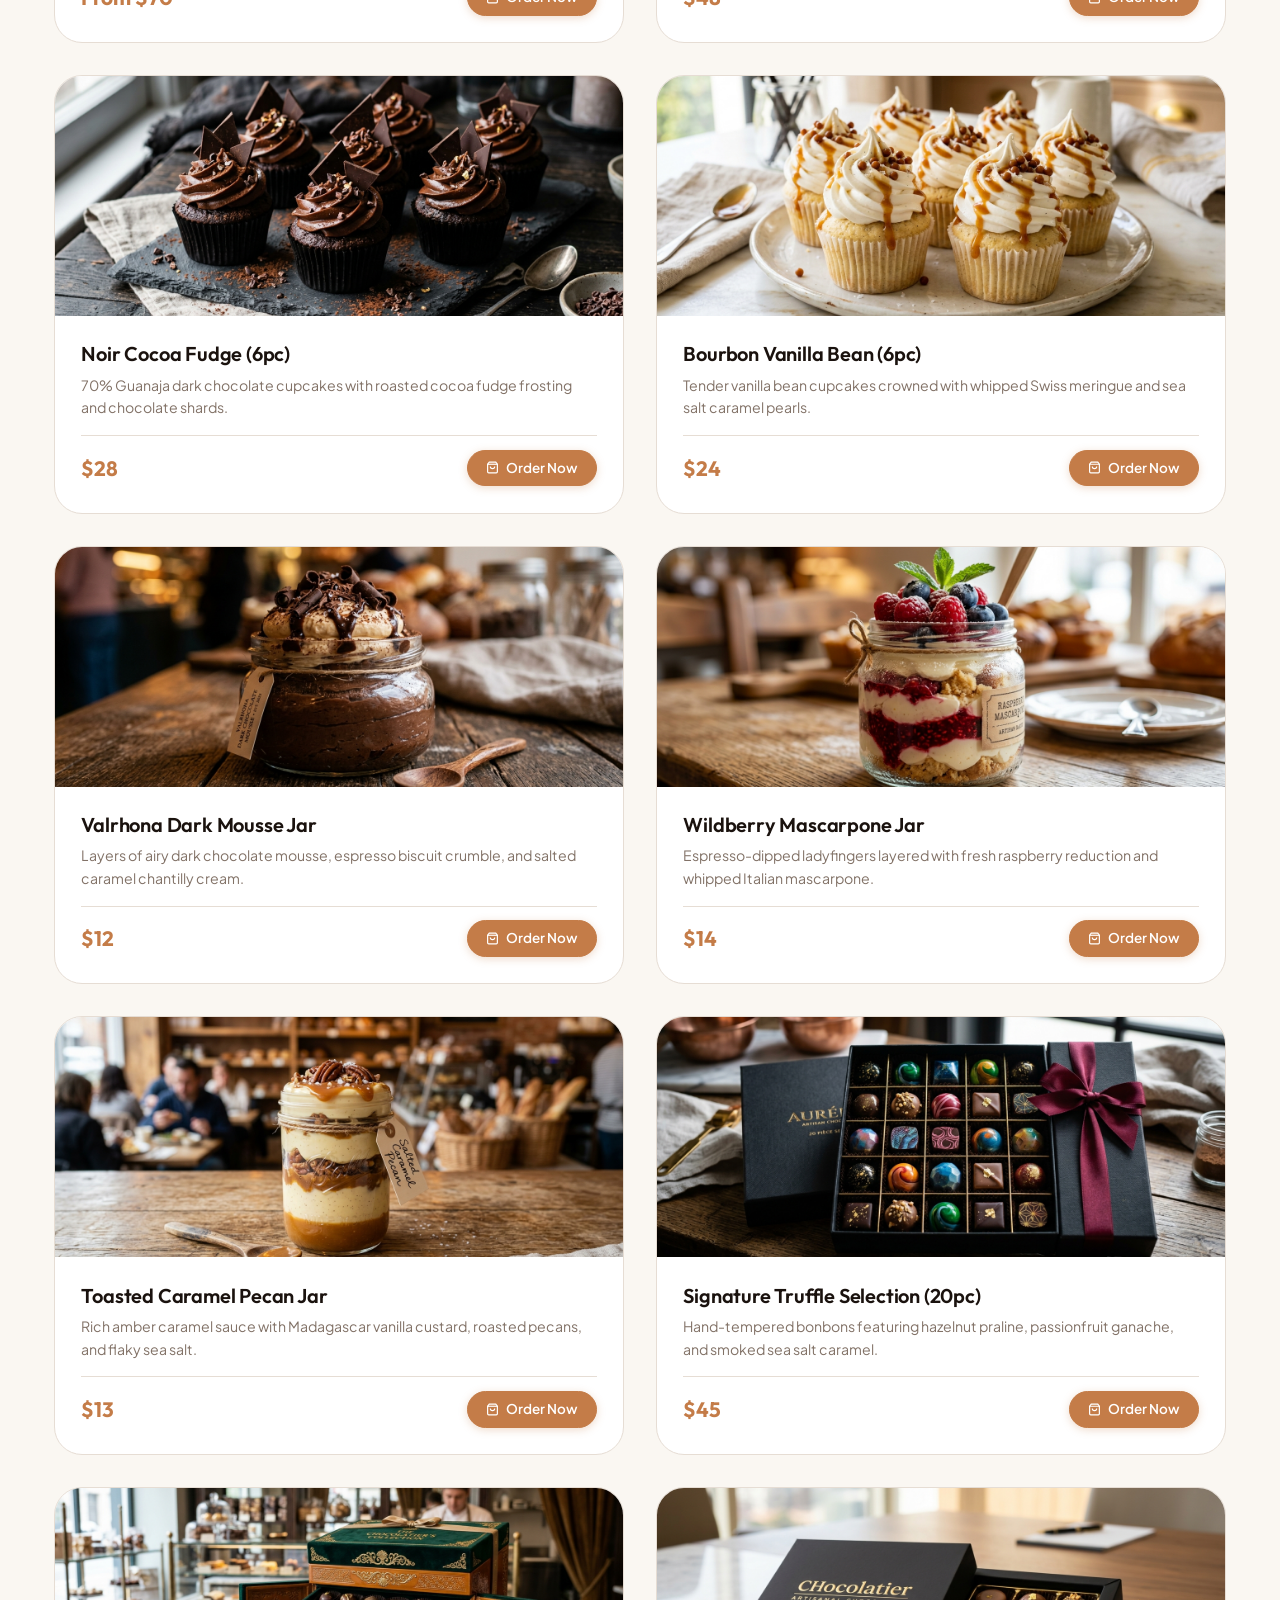
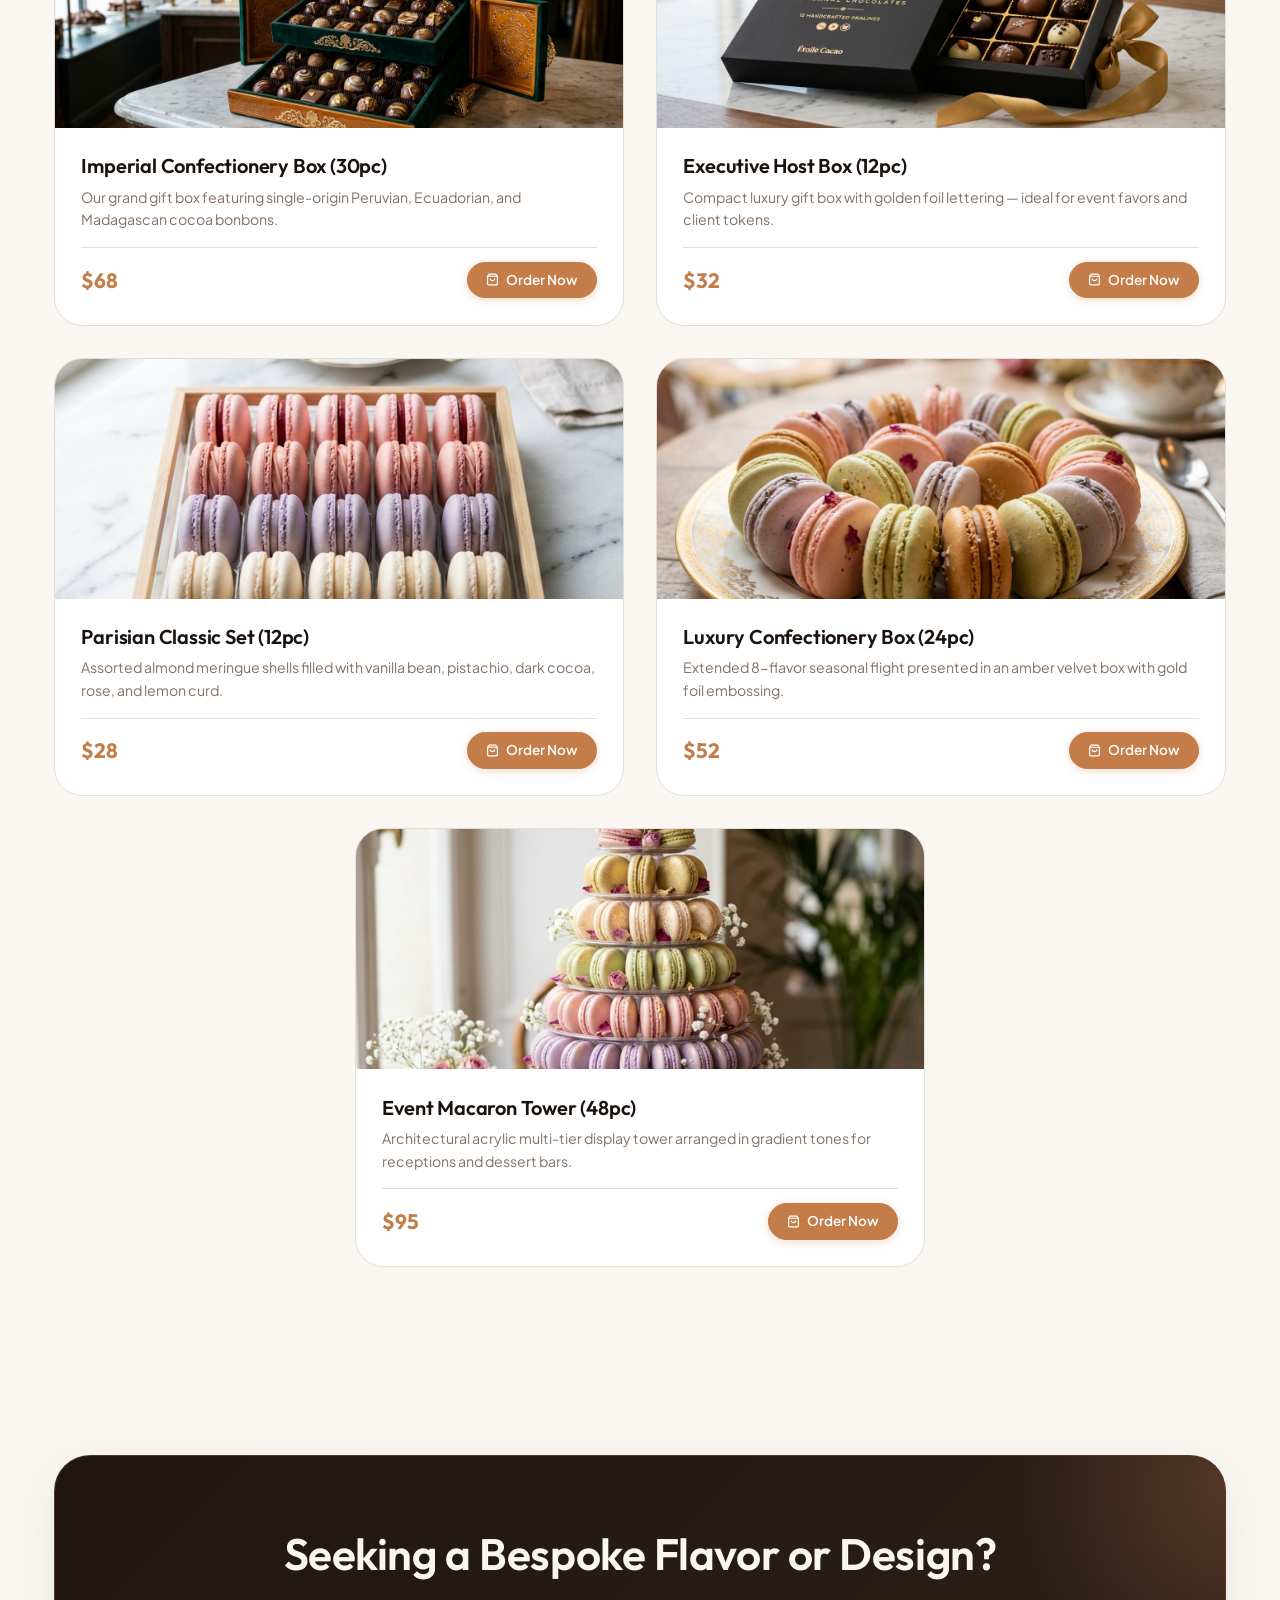
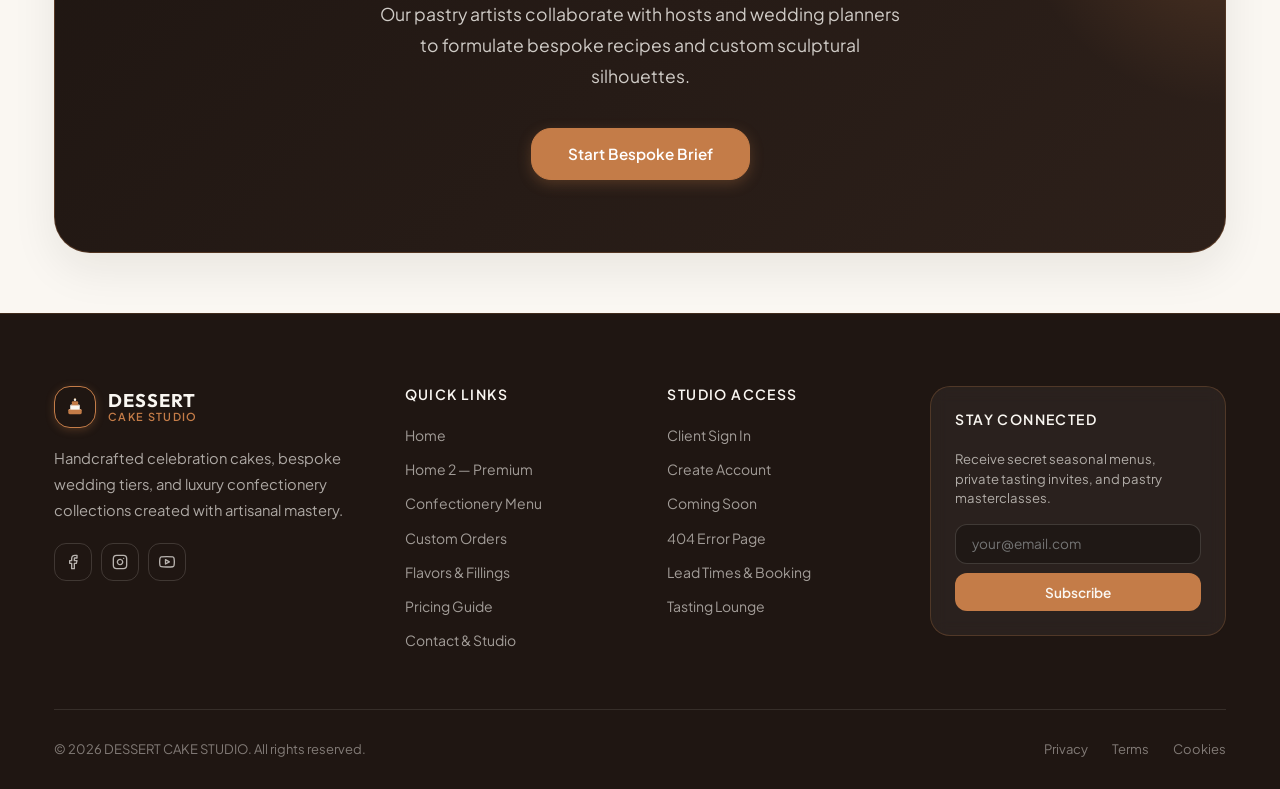
<file: menu.html>
<!DOCTYPE html>
<html lang="en" id="root-html">
<head>
    <meta charset="UTF-8">
    <meta name="viewport" content="width=device-width, initial-scale=1.0">
    <meta name="description" content="Explore our confectionery menu — celebration cakes, artisanal cupcakes, layered dessert jars, single-origin chocolate boxes, and Parisian macaron sets.">
    <title>Confectionery Menu | Dessert Cake Studio</title>
    <link rel="icon" type="image/svg+xml" href="favicon.svg">
    <link rel="stylesheet" href="https://cdnjs.cloudflare.com/ajax/libs/font-awesome/6.5.1/css/all.min.css">
    <link rel="stylesheet" href="style.css">
</head>
<body>

<div id="main-nav"></div>

<!-- Page Hero -->
<section class="page-hero page-hero-banner page-hero-menu">
    <div class="container">
        <span class="section-label">Artisanal Bakery</span>
        <h1>Our Confectionery Menu</h1>
        <p>Explore our seasonal menu of celebration cakes, mini desserts, and luxury confectionery gifts — made fresh to order in our studio kitchen.</p>
    </div>
</section>

<!-- Menu Content -->
<section class="section">
    <div class="container">
        <!-- Filter Tabs -->
        <div class="menu-tabs scroll-reveal">
            <button class="menu-tab active" data-category="all">All</button>
            <button class="menu-tab" data-category="celebration">Celebration Cakes</button>
            <button class="menu-tab" data-category="cupcakes">Artisan Cupcakes</button>
            <button class="menu-tab" data-category="jars">Dessert Jars</button>
            <button class="menu-tab" data-category="chocolates">Chocolate Boxes</button>
            <button class="menu-tab" data-category="macarons">Macaron Sets</button>
        </div>

        <!-- Unified Menu Grid (2 x 7 then 1 in centre) -->
        <div class="menu-items-grid">
            <!-- Item 1: Celebration Cake -->
            <div class="menu-item-card scroll-reveal" data-category="celebration">
                <img src="assets/images/menu_golden_caramel_cake_1788137342983.jpg" alt="Golden Caramel Velvet Tiered Cake" loading="lazy">
                <div class="menu-item-body">
                    <h3>Golden Caramel Velvet</h3>
                    <p>Three-tier toasted caramel sponge with Belgian white ganache drip, edible flowers, and gold leaf accents.</p>
                    <div class="menu-item-footer">
                        <span class="menu-item-price">From $85</span>
                        <a href="custom-orders.html" class="btn btn-primary btn-sm menu-order-btn">
                            <svg xmlns="http://www.w3.org/2000/svg" width="13" height="13" fill="none" viewBox="0 0 24 24" stroke="currentColor" stroke-width="2.2"><path d="M6 2L3 6v14a2 2 0 0 0 2 2h14a2 2 0 0 0 2-2V6l-3-4z"/><line x1="3" y1="6" x2="21" y2="6"/><path d="M16 10a4 4 0 0 1-8 0"/></svg>
                            Order Now
                        </a>
                    </div>
                </div>
            </div>
            <!-- Item 2: Celebration Cake -->
            <div class="menu-item-card scroll-reveal delay-100" data-category="celebration">
                <img src="assets/images/menu_nocturne_red_velvet_1788137361296.jpg" alt="Nocturne Red Velvet Classic" loading="lazy">
                <div class="menu-item-body">
                    <h3>Nocturne Red Velvet</h3>
                    <p>Velvety cocoa sponge with aged Madagascar vanilla cream cheese frosting and toasted biscuit crumb.</p>
                    <div class="menu-item-footer">
                        <span class="menu-item-price">From $65</span>
                        <a href="custom-orders.html" class="btn btn-primary btn-sm menu-order-btn">
                            <svg xmlns="http://www.w3.org/2000/svg" width="13" height="13" fill="none" viewBox="0 0 24 24" stroke="currentColor" stroke-width="2.2"><path d="M6 2L3 6v14a2 2 0 0 0 2 2h14a2 2 0 0 0 2-2V6l-3-4z"/><line x1="3" y1="6" x2="21" y2="6"/><path d="M16 10a4 4 0 0 1-8 0"/></svg>
                            Order Now
                        </a>
                    </div>
                </div>
            </div>
            <!-- Item 3: Celebration Cake -->
            <div class="menu-item-card scroll-reveal delay-200" data-category="celebration">
                <img src="assets/images/menu_festival_celebration_cake_1788137395940.jpg" alt="Confetti Celebration Cake" loading="lazy">
                <div class="menu-item-body">
                    <h3>Festival Celebration Cake</h3>
                    <p>Layered bourbon vanilla sponge with Swiss meringue buttercream and artisan gold pearl crispies.</p>
                    <div class="menu-item-footer">
                        <span class="menu-item-price">From $70</span>
                        <a href="custom-orders.html" class="btn btn-primary btn-sm menu-order-btn">
                            <svg xmlns="http://www.w3.org/2000/svg" width="13" height="13" fill="none" viewBox="0 0 24 24" stroke="currentColor" stroke-width="2.2"><path d="M6 2L3 6v14a2 2 0 0 0 2 2h14a2 2 0 0 0 2-2V6l-3-4z"/><line x1="3" y1="6" x2="21" y2="6"/><path d="M16 10a4 4 0 0 1-8 0"/></svg>
                            Order Now
                        </a>
                    </div>
                </div>
            </div>
            <!-- Item 4: Cupcake -->
            <div class="menu-item-card scroll-reveal" data-category="cupcakes">
                <img src="assets/images/menu_amber_blossom_cupcakes_1788137416796.jpg" alt="Rose Gold Garden Cupcakes (12)" loading="lazy">
                <div class="menu-item-body">
                    <h3>Amber Blossom Collection (12pc)</h3>
                    <p>Assorted vanilla and caramel cupcakes with piped buttercream roses and 24k gold leaf flakes.</p>
                    <div class="menu-item-footer">
                        <span class="menu-item-price">$48</span>
                        <a href="custom-orders.html" class="btn btn-primary btn-sm menu-order-btn">
                            <svg xmlns="http://www.w3.org/2000/svg" width="13" height="13" fill="none" viewBox="0 0 24 24" stroke="currentColor" stroke-width="2.2"><path d="M6 2L3 6v14a2 2 0 0 0 2 2h14a2 2 0 0 0 2-2V6l-3-4z"/><line x1="3" y1="6" x2="21" y2="6"/><path d="M16 10a4 4 0 0 1-8 0"/></svg>
                            Order Now
                        </a>
                    </div>
                </div>
            </div>
            <!-- Item 5: Cupcake -->
            <div class="menu-item-card scroll-reveal delay-100" data-category="cupcakes">
                <img src="assets/images/menu_noir_cocoa_cupcakes_1788137438795.jpg" alt="Noir Cocoa Fudge Cupcakes (6)" loading="lazy">
                <div class="menu-item-body">
                    <h3>Noir Cocoa Fudge (6pc)</h3>
                    <p>70% Guanaja dark chocolate cupcakes with roasted cocoa fudge frosting and chocolate shards.</p>
                    <div class="menu-item-footer">
                        <span class="menu-item-price">$28</span>
                        <a href="custom-orders.html" class="btn btn-primary btn-sm menu-order-btn">
                            <svg xmlns="http://www.w3.org/2000/svg" width="13" height="13" fill="none" viewBox="0 0 24 24" stroke="currentColor" stroke-width="2.2"><path d="M6 2L3 6v14a2 2 0 0 0 2 2h14a2 2 0 0 0 2-2V6l-3-4z"/><line x1="3" y1="6" x2="21" y2="6"/><path d="M16 10a4 4 0 0 1-8 0"/></svg>
                            Order Now
                        </a>
                    </div>
                </div>
            </div>
            <!-- Item 6: Cupcake -->
            <div class="menu-item-card scroll-reveal delay-200" data-category="cupcakes">
                <img src="assets/images/menu_bourbon_vanilla_cupcakes_1788137461606.jpg" alt="Bourbon Vanilla Bean Cupcakes (6)" loading="lazy">
                <div class="menu-item-body">
                    <h3>Bourbon Vanilla Bean (6pc)</h3>
                    <p>Tender vanilla bean cupcakes crowned with whipped Swiss meringue and sea salt caramel pearls.</p>
                    <div class="menu-item-footer">
                        <span class="menu-item-price">$24</span>
                        <a href="custom-orders.html" class="btn btn-primary btn-sm menu-order-btn">
                            <svg xmlns="http://www.w3.org/2000/svg" width="13" height="13" fill="none" viewBox="0 0 24 24" stroke="currentColor" stroke-width="2.2"><path d="M6 2L3 6v14a2 2 0 0 0 2 2h14a2 2 0 0 0 2-2V6l-3-4z"/><line x1="3" y1="6" x2="21" y2="6"/><path d="M16 10a4 4 0 0 1-8 0"/></svg>
                            Order Now
                        </a>
                    </div>
                </div>
            </div>
            <!-- Item 7: Dessert Jar -->
            <div class="menu-item-card scroll-reveal" data-category="jars">
                <img src="assets/images/menu_valrhona_dark_mousse_1788138470952.jpg" alt="Valrhona Cocoa Mousse Jar" loading="lazy">
                <div class="menu-item-body">
                    <h3>Valrhona Dark Mousse Jar</h3>
                    <p>Layers of airy dark chocolate mousse, espresso biscuit crumble, and salted caramel chantilly cream.</p>
                    <div class="menu-item-footer">
                        <span class="menu-item-price">$12</span>
                        <a href="custom-orders.html" class="btn btn-primary btn-sm menu-order-btn">
                            <svg xmlns="http://www.w3.org/2000/svg" width="13" height="13" fill="none" viewBox="0 0 24 24" stroke="currentColor" stroke-width="2.2"><path d="M6 2L3 6v14a2 2 0 0 0 2 2h14a2 2 0 0 0 2-2V6l-3-4z"/><line x1="3" y1="6" x2="21" y2="6"/><path d="M16 10a4 4 0 0 1-8 0"/></svg>
                            Order Now
                        </a>
                    </div>
                </div>
            </div>
            <!-- Item 8: Dessert Jar -->
            <div class="menu-item-card scroll-reveal delay-100" data-category="jars">
                <img src="assets/images/menu_wildberry_mascarpone_1788138503841.jpg" alt="Wildberry Mascarpone Tiramisu Jar" loading="lazy">
                <div class="menu-item-body">
                    <h3>Wildberry Mascarpone Jar</h3>
                    <p>Espresso-dipped ladyfingers layered with fresh raspberry reduction and whipped Italian mascarpone.</p>
                    <div class="menu-item-footer">
                        <span class="menu-item-price">$14</span>
                        <a href="custom-orders.html" class="btn btn-primary btn-sm menu-order-btn">
                            <svg xmlns="http://www.w3.org/2000/svg" width="13" height="13" fill="none" viewBox="0 0 24 24" stroke="currentColor" stroke-width="2.2"><path d="M6 2L3 6v14a2 2 0 0 0 2 2h14a2 2 0 0 0 2-2V6l-3-4z"/><line x1="3" y1="6" x2="21" y2="6"/><path d="M16 10a4 4 0 0 1-8 0"/></svg>
                            Order Now
                        </a>
                    </div>
                </div>
            </div>
            <!-- Item 9: Dessert Jar -->
            <div class="menu-item-card scroll-reveal delay-200" data-category="jars">
                <img src="assets/images/menu_caramel_pecan_jar_1788138529345.jpg" alt="Toasted Salted Caramel Jar" loading="lazy">
                <div class="menu-item-body">
                    <h3>Toasted Caramel Pecan Jar</h3>
                    <p>Rich amber caramel sauce with Madagascar vanilla custard, roasted pecans, and flaky sea salt.</p>
                    <div class="menu-item-footer">
                        <span class="menu-item-price">$13</span>
                        <a href="custom-orders.html" class="btn btn-primary btn-sm menu-order-btn">
                            <svg xmlns="http://www.w3.org/2000/svg" width="13" height="13" fill="none" viewBox="0 0 24 24" stroke="currentColor" stroke-width="2.2"><path d="M6 2L3 6v14a2 2 0 0 0 2 2h14a2 2 0 0 0 2-2V6l-3-4z"/><line x1="3" y1="6" x2="21" y2="6"/><path d="M16 10a4 4 0 0 1-8 0"/></svg>
                            Order Now
                        </a>
                    </div>
                </div>
            </div>
            <!-- Item 10: Chocolate Box -->
            <div class="menu-item-card scroll-reveal" data-category="chocolates">
                <img src="assets/images/menu_truffles_box_1788138554491.jpg" alt="Signature Truffle Selection (20pc)" loading="lazy">
                <div class="menu-item-body">
                    <h3>Signature Truffle Selection (20pc)</h3>
                    <p>Hand-tempered bonbons featuring hazelnut praline, passionfruit ganache, and smoked sea salt caramel.</p>
                    <div class="menu-item-footer">
                        <span class="menu-item-price">$45</span>
                        <a href="custom-orders.html" class="btn btn-primary btn-sm menu-order-btn">
                            <svg xmlns="http://www.w3.org/2000/svg" width="13" height="13" fill="none" viewBox="0 0 24 24" stroke="currentColor" stroke-width="2.2"><path d="M6 2L3 6v14a2 2 0 0 0 2 2h14a2 2 0 0 0 2-2V6l-3-4z"/><line x1="3" y1="6" x2="21" y2="6"/><path d="M16 10a4 4 0 0 1-8 0"/></svg>
                            Order Now
                        </a>
                    </div>
                </div>
            </div>
            <!-- Item 11: Chocolate Box -->
            <div class="menu-item-card scroll-reveal delay-100" data-category="chocolates">
                <img src="assets/images/menu_imperial_choc_box_1788138578545.jpg" alt="Imperial Grand Chocolate Vault (30pc)" loading="lazy">
                <div class="menu-item-body">
                    <h3>Imperial Confectionery Box (30pc)</h3>
                    <p>Our grand gift box featuring single-origin Peruvian, Ecuadorian, and Madagascan cocoa bonbons.</p>
                    <div class="menu-item-footer">
                        <span class="menu-item-price">$68</span>
                        <a href="custom-orders.html" class="btn btn-primary btn-sm menu-order-btn">
                            <svg xmlns="http://www.w3.org/2000/svg" width="13" height="13" fill="none" viewBox="0 0 24 24" stroke="currentColor" stroke-width="2.2"><path d="M6 2L3 6v14a2 2 0 0 0 2 2h14a2 2 0 0 0 2-2V6l-3-4z"/><line x1="3" y1="6" x2="21" y2="6"/><path d="M16 10a4 4 0 0 1-8 0"/></svg>
                            Order Now
                        </a>
                    </div>
                </div>
            </div>
            <!-- Item 12: Chocolate Box -->
            <div class="menu-item-card scroll-reveal delay-200" data-category="chocolates">
                <img src="assets/images/menu_executive_box_1788138603550.jpg" alt="Executive Host Gift Box (12pc)" loading="lazy">
                <div class="menu-item-body">
                    <h3>Executive Host Box (12pc)</h3>
                    <p>Compact luxury gift box with golden foil lettering — ideal for event favors and client tokens.</p>
                    <div class="menu-item-footer">
                        <span class="menu-item-price">$32</span>
                        <a href="custom-orders.html" class="btn btn-primary btn-sm menu-order-btn">
                            <svg xmlns="http://www.w3.org/2000/svg" width="13" height="13" fill="none" viewBox="0 0 24 24" stroke="currentColor" stroke-width="2.2"><path d="M6 2L3 6v14a2 2 0 0 0 2 2h14a2 2 0 0 0 2-2V6l-3-4z"/><line x1="3" y1="6" x2="21" y2="6"/><path d="M16 10a4 4 0 0 1-8 0"/></svg>
                            Order Now
                        </a>
                    </div>
                </div>
            </div>
            <!-- Item 13: Macaron Set -->
            <div class="menu-item-card scroll-reveal" data-category="macarons">
                <img src="assets/images/menu_parisian_classic_macarons.jpg" alt="Parisian Classic Macaron Set (12pc)" loading="lazy">
                <div class="menu-item-body">
                    <h3>Parisian Classic Set (12pc)</h3>
                    <p>Assorted almond meringue shells filled with vanilla bean, pistachio, dark cocoa, rose, and lemon curd.</p>
                    <div class="menu-item-footer">
                        <span class="menu-item-price">$28</span>
                        <a href="custom-orders.html" class="btn btn-primary btn-sm menu-order-btn">
                            <svg xmlns="http://www.w3.org/2000/svg" width="13" height="13" fill="none" viewBox="0 0 24 24" stroke="currentColor" stroke-width="2.2"><path d="M6 2L3 6v14a2 2 0 0 0 2 2h14a2 2 0 0 0 2-2V6l-3-4z"/><line x1="3" y1="6" x2="21" y2="6"/><path d="M16 10a4 4 0 0 1-8 0"/></svg>
                            Order Now
                        </a>
                    </div>
                </div>
            </div>
            <!-- Item 14: Macaron Set -->
            <div class="menu-item-card scroll-reveal delay-100" data-category="macarons">
                <img src="assets/images/hero_french_macarons_1788093730819.jpg" alt="Luxury Confectionery Macaron Box (24pc)" loading="lazy">
                <div class="menu-item-body">
                    <h3>Luxury Confectionery Box (24pc)</h3>
                    <p>Extended 8-flavor seasonal flight presented in an amber velvet box with gold foil embossing.</p>
                    <div class="menu-item-footer">
                        <span class="menu-item-price">$52</span>
                        <a href="custom-orders.html" class="btn btn-primary btn-sm menu-order-btn">
                            <svg xmlns="http://www.w3.org/2000/svg" width="13" height="13" fill="none" viewBox="0 0 24 24" stroke="currentColor" stroke-width="2.2"><path d="M6 2L3 6v14a2 2 0 0 0 2 2h14a2 2 0 0 0 2-2V6l-3-4z"/><line x1="3" y1="6" x2="21" y2="6"/><path d="M16 10a4 4 0 0 1-8 0"/></svg>
                            Order Now
                        </a>
                    </div>
                </div>
            </div>
            <!-- Item 15: Macaron Set (15th item, centered at bottom) -->
            <div class="menu-item-card scroll-reveal delay-200 is-last-centered" data-category="macarons">
                <img src="assets/images/menu_event_macaron_tower.jpg" alt="Event Macaron Display Tower (48pc)" loading="lazy">
                <div class="menu-item-body">
                    <h3>Event Macaron Tower (48pc)</h3>
                    <p>Architectural acrylic multi-tier display tower arranged in gradient tones for receptions and dessert bars.</p>
                    <div class="menu-item-footer">
                        <span class="menu-item-price">$95</span>
                        <a href="custom-orders.html" class="btn btn-primary btn-sm menu-order-btn">
                            <svg xmlns="http://www.w3.org/2000/svg" width="13" height="13" fill="none" viewBox="0 0 24 24" stroke="currentColor" stroke-width="2.2"><path d="M6 2L3 6v14a2 2 0 0 0 2 2h14a2 2 0 0 0 2-2V6l-3-4z"/><line x1="3" y1="6" x2="21" y2="6"/><path d="M16 10a4 4 0 0 1-8 0"/></svg>
                            Order Now
                        </a>
                    </div>
                </div>
            </div>
        </div>
    </div>
</section>

<!-- Custom Commission CTA -->
<section class="section-sm">
    <div class="container">
        <div class="cta-banner scroll-reveal">
            <h2>Seeking a Bespoke Flavor or Design?</h2>
            <p>Our pastry artists collaborate with hosts and wedding planners to formulate bespoke recipes and custom sculptural silhouettes.</p>
            <a href="custom-orders.html" class="btn btn-lg btn-primary">Start Bespoke Brief</a>
        </div>
    </div>
</section>

<div id="main-footer"></div>
<script src="components.js"></script>
</body>
</html>
</file>
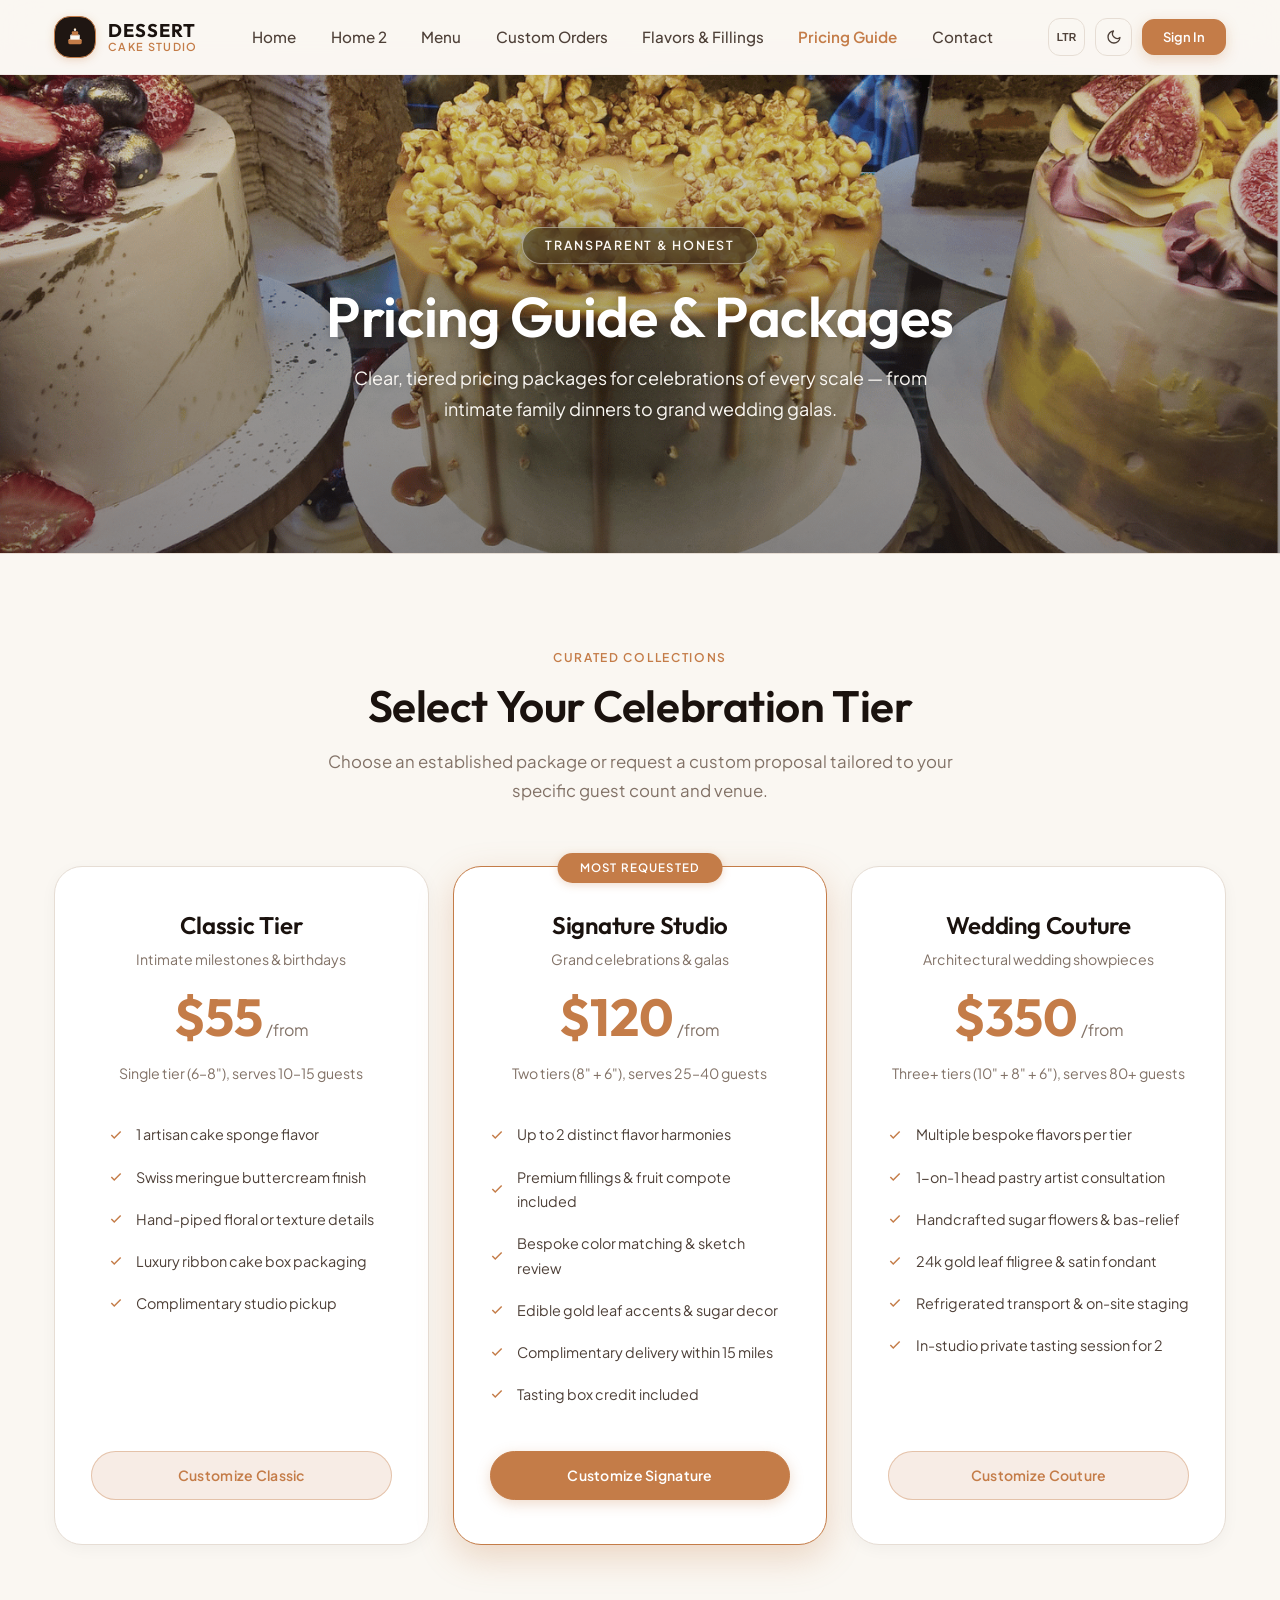
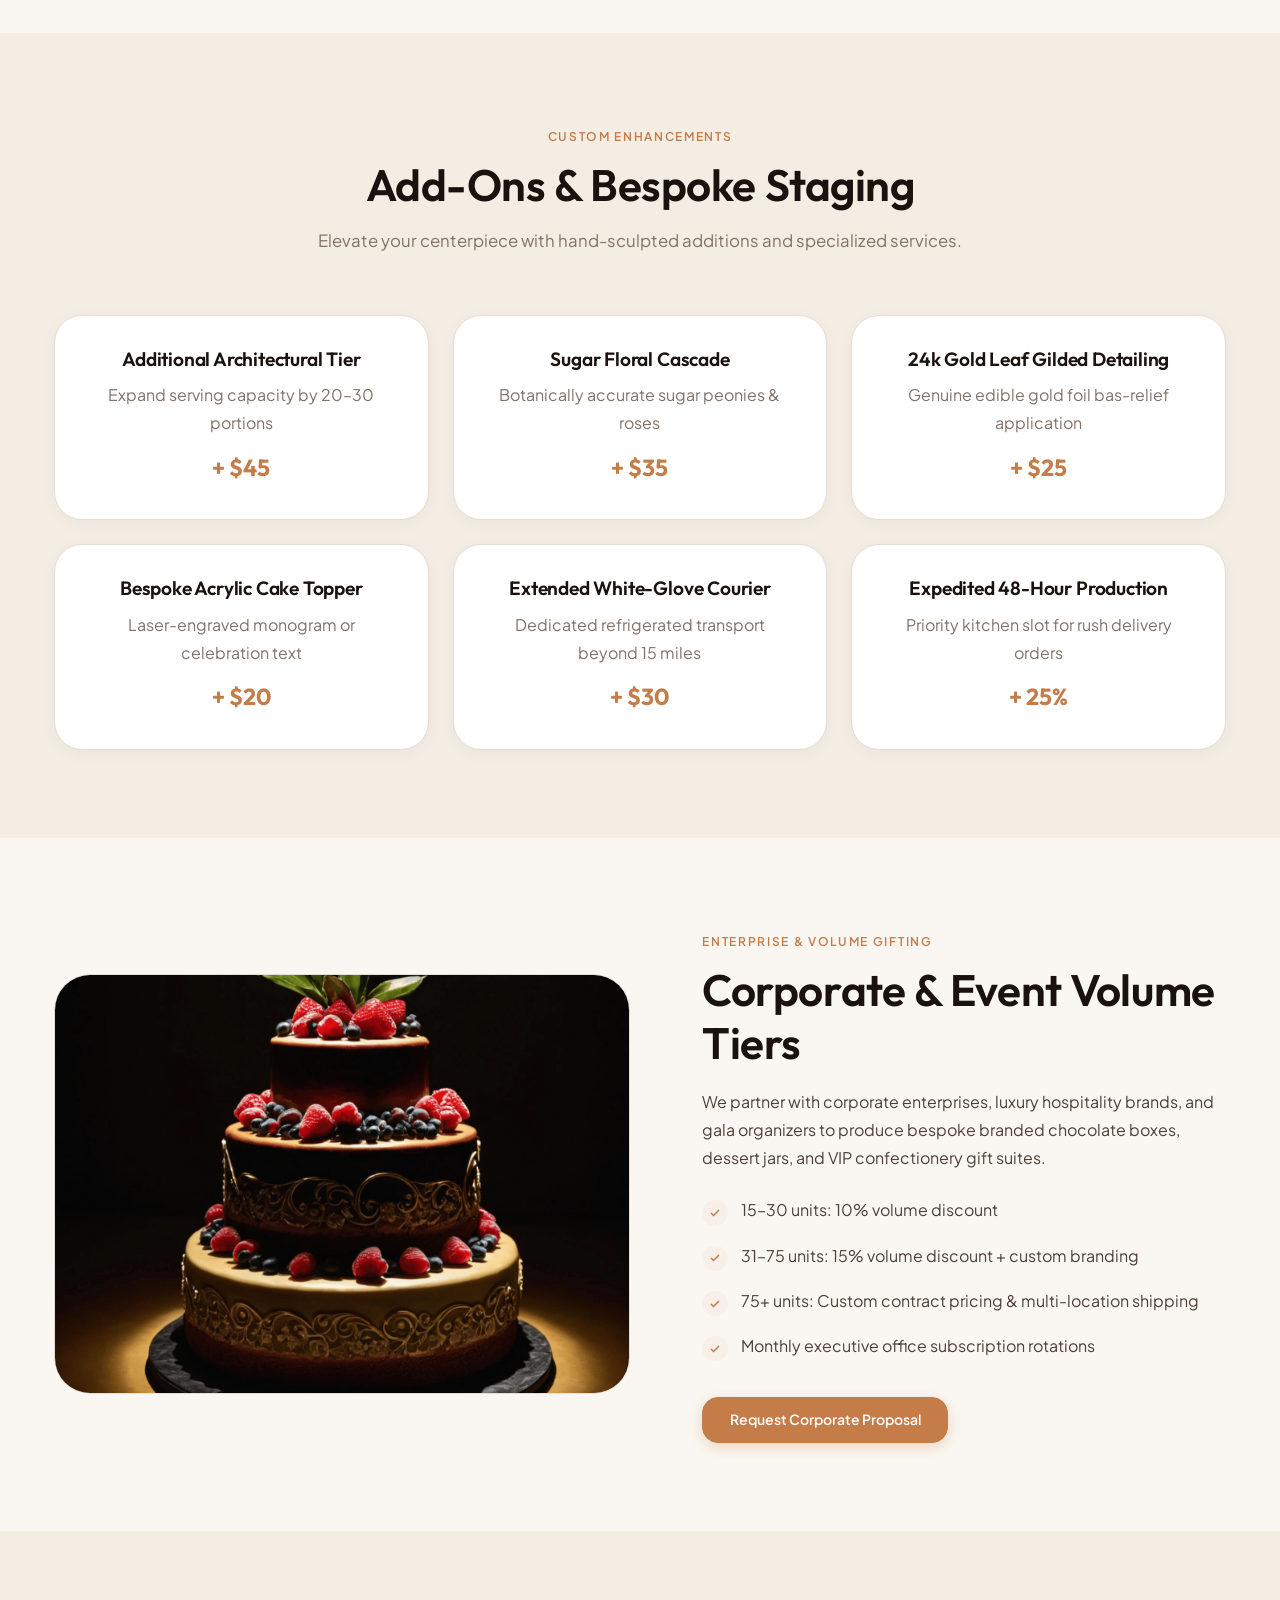
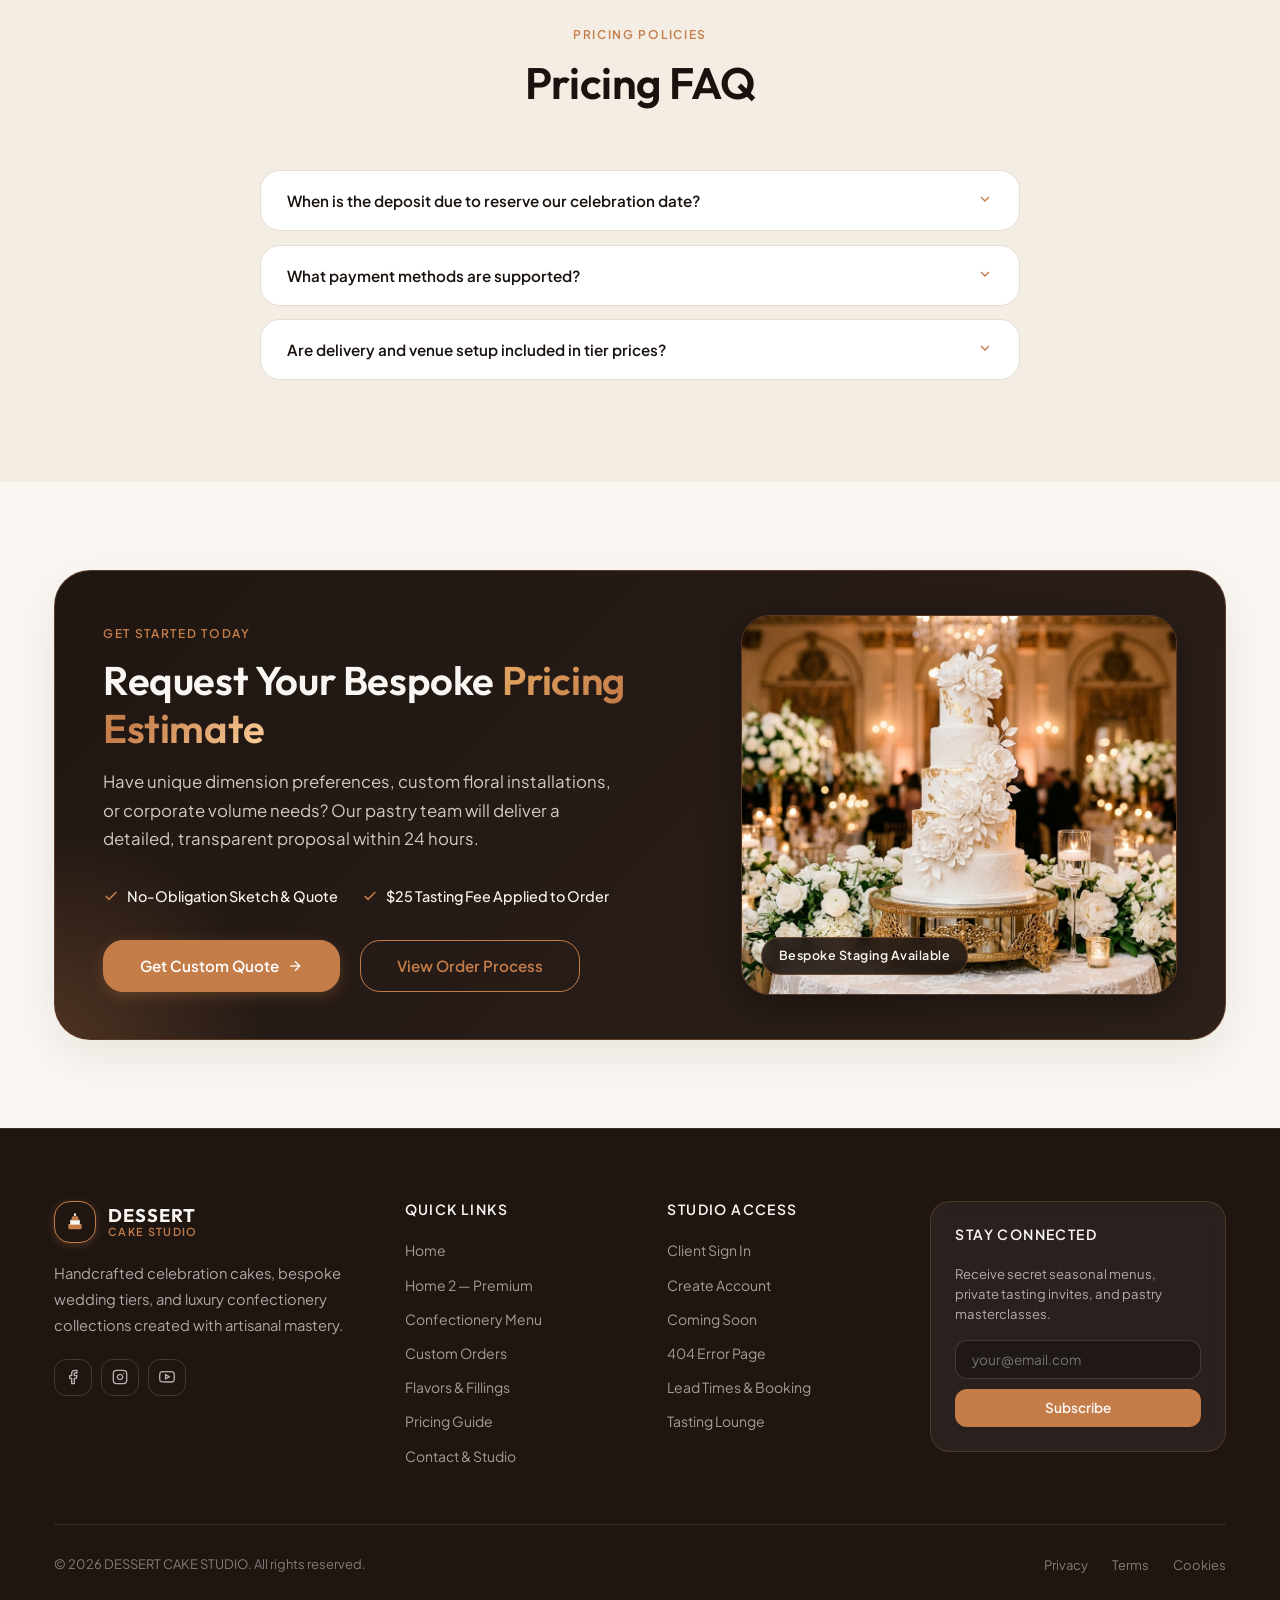
<file: pricing.html>
<!DOCTYPE html>
<html lang="en" id="root-html">
<head>
    <meta charset="UTF-8">
    <meta name="viewport" content="width=device-width, initial-scale=1.0">
    <meta name="description" content="Transparent pricing guide for celebration cakes, wedding tiers, dessert jars, and corporate gifting packages at Dessert Cake Studio.">
    <title>Pricing Guide | Dessert Cake Studio</title>
    <link rel="icon" type="image/svg+xml" href="favicon.svg">
    <link rel="stylesheet" href="https://cdnjs.cloudflare.com/ajax/libs/font-awesome/6.5.1/css/all.min.css">
    <link rel="stylesheet" href="style.css">
</head>
<body>

<div id="main-nav"></div>

<!-- Page Hero -->
<section class="page-hero page-hero-banner page-hero-pricing">
    <div class="container">
        <span class="section-label">Transparent & Honest</span>
        <h1>Pricing Guide & Packages</h1>
        <p>Clear, tiered pricing packages for celebrations of every scale — from intimate family dinners to grand wedding galas.</p>
    </div>
</section>

<!-- Pricing Cards -->
<section class="section">
    <div class="container">
        <div class="section-header scroll-reveal">
            <span class="section-label">Curated Collections</span>
            <h2>Select Your Celebration Tier</h2>
            <p>Choose an established package or request a custom proposal tailored to your specific guest count and venue.</p>
        </div>
        <div class="grid grid-3 scroll-reveal delay-200">
            <!-- Classic Tier -->
            <div class="pricing-card">
                <h3>Classic Tier</h3>
                <p style="color:var(--text-muted);font-size:0.885rem;">Intimate milestones & birthdays</p>
                <div class="price">$55<span> /from</span></div>
                <p class="price-desc">Single tier (6–8"), serves 10–15 guests</p>
                <div class="pricing-features">
                    <div class="pricing-feature"><svg xmlns="http://www.w3.org/2000/svg" width="14" height="14" fill="none" viewBox="0 0 24 24" stroke="currentColor" stroke-width="2.5"><polyline points="20 6 9 17 4 12"/></svg> 1 artisan cake sponge flavor</div>
                    <div class="pricing-feature"><svg xmlns="http://www.w3.org/2000/svg" width="14" height="14" fill="none" viewBox="0 0 24 24" stroke="currentColor" stroke-width="2.5"><polyline points="20 6 9 17 4 12"/></svg> Swiss meringue buttercream finish</div>
                    <div class="pricing-feature"><svg xmlns="http://www.w3.org/2000/svg" width="14" height="14" fill="none" viewBox="0 0 24 24" stroke="currentColor" stroke-width="2.5"><polyline points="20 6 9 17 4 12"/></svg> Hand-piped floral or texture details</div>
                    <div class="pricing-feature"><svg xmlns="http://www.w3.org/2000/svg" width="14" height="14" fill="none" viewBox="0 0 24 24" stroke="currentColor" stroke-width="2.5"><polyline points="20 6 9 17 4 12"/></svg> Luxury ribbon cake box packaging</div>
                    <div class="pricing-feature"><svg xmlns="http://www.w3.org/2000/svg" width="14" height="14" fill="none" viewBox="0 0 24 24" stroke="currentColor" stroke-width="2.5"><polyline points="20 6 9 17 4 12"/></svg> Complimentary studio pickup</div>
                </div>
                <a href="contact.html" class="btn btn-secondary w-full">Customize Classic</a>
            </div>

            <!-- Signature Studio (Popular) -->
            <div class="pricing-card popular">
                <div class="pricing-popular-badge">Most Requested</div>
                <h3>Signature Studio</h3>
                <p style="color:var(--text-muted);font-size:0.885rem;">Grand celebrations & galas</p>
                <div class="price">$120<span> /from</span></div>
                <p class="price-desc">Two tiers (8" + 6"), serves 25–40 guests</p>
                <div class="pricing-features">
                    <div class="pricing-feature"><svg xmlns="http://www.w3.org/2000/svg" width="14" height="14" fill="none" viewBox="0 0 24 24" stroke="currentColor" stroke-width="2.5"><polyline points="20 6 9 17 4 12"/></svg> Up to 2 distinct flavor harmonies</div>
                    <div class="pricing-feature"><svg xmlns="http://www.w3.org/2000/svg" width="14" height="14" fill="none" viewBox="0 0 24 24" stroke="currentColor" stroke-width="2.5"><polyline points="20 6 9 17 4 12"/></svg> Premium fillings & fruit compote included</div>
                    <div class="pricing-feature"><svg xmlns="http://www.w3.org/2000/svg" width="14" height="14" fill="none" viewBox="0 0 24 24" stroke="currentColor" stroke-width="2.5"><polyline points="20 6 9 17 4 12"/></svg> Bespoke color matching & sketch review</div>
                    <div class="pricing-feature"><svg xmlns="http://www.w3.org/2000/svg" width="14" height="14" fill="none" viewBox="0 0 24 24" stroke="currentColor" stroke-width="2.5"><polyline points="20 6 9 17 4 12"/></svg> Edible gold leaf accents & sugar decor</div>
                    <div class="pricing-feature"><svg xmlns="http://www.w3.org/2000/svg" width="14" height="14" fill="none" viewBox="0 0 24 24" stroke="currentColor" stroke-width="2.5"><polyline points="20 6 9 17 4 12"/></svg> Complimentary delivery within 15 miles</div>
                    <div class="pricing-feature"><svg xmlns="http://www.w3.org/2000/svg" width="14" height="14" fill="none" viewBox="0 0 24 24" stroke="currentColor" stroke-width="2.5"><polyline points="20 6 9 17 4 12"/></svg> Tasting box credit included</div>
                </div>
                <a href="contact.html" class="btn btn-primary w-full">Customize Signature</a>
            </div>

            <!-- Luxury Wedding Couture -->
            <div class="pricing-card">
                <h3>Wedding Couture</h3>
                <p style="color:var(--text-muted);font-size:0.885rem;">Architectural wedding showpieces</p>
                <div class="price">$350<span> /from</span></div>
                <p class="price-desc">Three+ tiers (10" + 8" + 6"), serves 80+ guests</p>
                <div class="pricing-features">
                    <div class="pricing-feature"><svg xmlns="http://www.w3.org/2000/svg" width="14" height="14" fill="none" viewBox="0 0 24 24" stroke="currentColor" stroke-width="2.5"><polyline points="20 6 9 17 4 12"/></svg> Multiple bespoke flavors per tier</div>
                    <div class="pricing-feature"><svg xmlns="http://www.w3.org/2000/svg" width="14" height="14" fill="none" viewBox="0 0 24 24" stroke="currentColor" stroke-width="2.5"><polyline points="20 6 9 17 4 12"/></svg> 1-on-1 head pastry artist consultation</div>
                    <div class="pricing-feature"><svg xmlns="http://www.w3.org/2000/svg" width="14" height="14" fill="none" viewBox="0 0 24 24" stroke="currentColor" stroke-width="2.5"><polyline points="20 6 9 17 4 12"/></svg> Handcrafted sugar flowers & bas-relief</div>
                    <div class="pricing-feature"><svg xmlns="http://www.w3.org/2000/svg" width="14" height="14" fill="none" viewBox="0 0 24 24" stroke="currentColor" stroke-width="2.5"><polyline points="20 6 9 17 4 12"/></svg> 24k gold leaf filigree & satin fondant</div>
                    <div class="pricing-feature"><svg xmlns="http://www.w3.org/2000/svg" width="14" height="14" fill="none" viewBox="0 0 24 24" stroke="currentColor" stroke-width="2.5"><polyline points="20 6 9 17 4 12"/></svg> Refrigerated transport & on-site staging</div>
                    <div class="pricing-feature"><svg xmlns="http://www.w3.org/2000/svg" width="14" height="14" fill="none" viewBox="0 0 24 24" stroke="currentColor" stroke-width="2.5"><polyline points="20 6 9 17 4 12"/></svg> In-studio private tasting session for 2</div>
                </div>
                <a href="contact.html" class="btn btn-secondary w-full">Customize Couture</a>
            </div>
        </div>
    </div>
</section>

<!-- Add-ons & Extras -->
<section class="section" style="background:var(--bg-surface);">
    <div class="container">
        <div class="section-header scroll-reveal">
            <span class="section-label">Custom Enhancements</span>
            <h2>Add-Ons & Bespoke Staging</h2>
            <p>Elevate your centerpiece with hand-sculpted additions and specialized services.</p>
        </div>
        <div class="grid grid-3 scroll-reveal delay-200">
            <div class="card" style="text-align:center;">
                <h4>Additional Architectural Tier</h4>
                <p style="color:var(--text-muted);margin:0.65rem 0;">Expand serving capacity by 20–30 portions</p>
                <span style="font-family:var(--font-heading);font-weight:700;color:var(--primary);font-size:1.45rem;">+ $45</span>
            </div>
            <div class="card" style="text-align:center;">
                <h4>Sugar Floral Cascade</h4>
                <p style="color:var(--text-muted);margin:0.65rem 0;">Botanically accurate sugar peonies & roses</p>
                <span style="font-family:var(--font-heading);font-weight:700;color:var(--primary);font-size:1.45rem;">+ $35</span>
            </div>
            <div class="card" style="text-align:center;">
                <h4>24k Gold Leaf Gilded Detailing</h4>
                <p style="color:var(--text-muted);margin:0.65rem 0;">Genuine edible gold foil bas-relief application</p>
                <span style="font-family:var(--font-heading);font-weight:700;color:var(--primary);font-size:1.45rem;">+ $25</span>
            </div>
            <div class="card" style="text-align:center;">
                <h4>Bespoke Acrylic Cake Topper</h4>
                <p style="color:var(--text-muted);margin:0.65rem 0;">Laser-engraved monogram or celebration text</p>
                <span style="font-family:var(--font-heading);font-weight:700;color:var(--primary);font-size:1.45rem;">+ $20</span>
            </div>
            <div class="card" style="text-align:center;">
                <h4>Extended White-Glove Courier</h4>
                <p style="color:var(--text-muted);margin:0.65rem 0;">Dedicated refrigerated transport beyond 15 miles</p>
                <span style="font-family:var(--font-heading);font-weight:700;color:var(--primary);font-size:1.45rem;">+ $30</span>
            </div>
            <div class="card" style="text-align:center;">
                <h4>Expedited 48-Hour Production</h4>
                <p style="color:var(--text-muted);margin:0.65rem 0;">Priority kitchen slot for rush delivery orders</p>
                <span style="font-family:var(--font-heading);font-weight:700;color:var(--primary);font-size:1.45rem;">+ 25%</span>
            </div>
        </div>
    </div>
</section>

<!-- Corporate & Volume Gifting -->
<section class="section">
    <div class="container">
        <div class="about-split scroll-reveal">
            <div class="about-image">
                <img src="assets/images/Untitled design (26).png" alt="Executive corporate confectionery gift collection" loading="lazy">
            </div>
            <div class="about-content">
                <span class="section-label">Enterprise & Volume Gifting</span>
                <h2>Corporate & Event Volume Tiers</h2>
                <p>We partner with corporate enterprises, luxury hospitality brands, and gala organizers to produce bespoke branded chocolate boxes, dessert jars, and VIP confectionery gift suites.</p>
                <div class="about-features">
                    <div class="about-feature"><span class="check-icon"><svg xmlns="http://www.w3.org/2000/svg" width="12" height="12" fill="none" viewBox="0 0 24 24" stroke="currentColor" stroke-width="3"><polyline points="20 6 9 17 4 12"/></svg></span><span>15–30 units: 10% volume discount</span></div>
                    <div class="about-feature"><span class="check-icon"><svg xmlns="http://www.w3.org/2000/svg" width="12" height="12" fill="none" viewBox="0 0 24 24" stroke="currentColor" stroke-width="3"><polyline points="20 6 9 17 4 12"/></svg></span><span>31–75 units: 15% volume discount + custom branding</span></div>
                    <div class="about-feature"><span class="check-icon"><svg xmlns="http://www.w3.org/2000/svg" width="12" height="12" fill="none" viewBox="0 0 24 24" stroke="currentColor" stroke-width="3"><polyline points="20 6 9 17 4 12"/></svg></span><span>75+ units: Custom contract pricing & multi-location shipping</span></div>
                    <div class="about-feature"><span class="check-icon"><svg xmlns="http://www.w3.org/2000/svg" width="12" height="12" fill="none" viewBox="0 0 24 24" stroke="currentColor" stroke-width="3"><polyline points="20 6 9 17 4 12"/></svg></span><span>Monthly executive office subscription rotations</span></div>
                </div>
                <a href="contact.html" class="btn btn-primary">Request Corporate Proposal</a>
            </div>
        </div>
    </div>
</section>

<!-- Pricing FAQ -->
<section class="section" style="background:var(--bg-surface);">
    <div class="container">
        <div class="section-header scroll-reveal">
            <span class="section-label">Pricing Policies</span>
            <h2>Pricing FAQ</h2>
        </div>
        <div class="accordion scroll-reveal delay-200">
            <div class="accordion-item">
                <button class="accordion-header">When is the deposit due to reserve our celebration date?<span class="accordion-icon"><svg xmlns="http://www.w3.org/2000/svg" width="16" height="16" fill="none" viewBox="0 0 24 24" stroke="currentColor" stroke-width="2"><polyline points="6 9 12 15 18 9"/></svg></span></button>
                <div class="accordion-body"><div class="accordion-body-inner">A 50% deposit secures your event date on our calendar. The remaining balance is due 7 days prior to delivery or pickup.</div></div>
            </div>
            <div class="accordion-item">
                <button class="accordion-header">What payment methods are supported?<span class="accordion-icon"><svg xmlns="http://www.w3.org/2000/svg" width="16" height="16" fill="none" viewBox="0 0 24 24" stroke="currentColor" stroke-width="2"><polyline points="6 9 12 15 18 9"/></svg></span></button>
                <div class="accordion-body"><div class="accordion-body-inner">We accept all major credit cards, wire transfers, and corporate invoicing (Net-30 for pre-approved corporate clients).</div></div>
            </div>
            <div class="accordion-item">
                <button class="accordion-header">Are delivery and venue setup included in tier prices?<span class="accordion-icon"><svg xmlns="http://www.w3.org/2000/svg" width="16" height="16" fill="none" viewBox="0 0 24 24" stroke="currentColor" stroke-width="2"><polyline points="6 9 12 15 18 9"/></svg></span></button>
                <div class="accordion-body"><div class="accordion-body-inner">Signature and Wedding Couture packages include complimentary refrigerated delivery within 15 miles and on-site assembly. Extended courier rates apply beyond 15 miles.</div></div>
            </div>
        </div>
    </div>
</section>

<!-- Final Pricing Commission CTA (With Right Side Image) -->
<section class="section">
    <div class="container">
        <div class="cta-banner-split-reverse scroll-reveal">
            <div class="cta-split-content">
                <span class="section-label" style="margin-bottom:0.75rem;display:inline-flex;">Get Started Today</span>
                <h2>Request Your Bespoke <span class="accent">Pricing Estimate</span></h2>
                <p>Have unique dimension preferences, custom floral installations, or corporate volume needs? Our pastry team will deliver a detailed, transparent proposal within 24 hours.</p>
                
                <div class="cta-split-perks">
                    <div class="cta-perk-item">
                        <svg xmlns="http://www.w3.org/2000/svg" width="16" height="16" fill="none" viewBox="0 0 24 24" stroke="currentColor" stroke-width="2.5"><polyline points="20 6 9 17 4 12"/></svg>
                        <span>No-Obligation Sketch & Quote</span>
                    </div>
                    <div class="cta-perk-item">
                        <svg xmlns="http://www.w3.org/2000/svg" width="16" height="16" fill="none" viewBox="0 0 24 24" stroke="currentColor" stroke-width="2.5"><polyline points="20 6 9 17 4 12"/></svg>
                        <span>$25 Tasting Fee Applied to Order</span>
                    </div>
                </div>

                <div class="cta-split-actions">
                    <a href="contact.html" class="btn btn-lg btn-primary">
                        <span>Get Custom Quote</span>
                        <svg xmlns="http://www.w3.org/2000/svg" width="16" height="16" fill="none" viewBox="0 0 24 24" stroke="currentColor" stroke-width="2"><line x1="5" y1="12" x2="19" y2="12"/><polyline points="12 5 19 12 12 19"/></svg>
                    </a>
                    <a href="custom-orders.html" class="btn btn-lg btn-outline">
                        <span>View Order Process</span>
                    </a>
                </div>
            </div>
            <div class="cta-split-media">
                <img src="assets/images/pricing_bespoke_wedding_staging.jpg" alt="Grand architectural wedding tier centerpiece cake" loading="lazy">
                <div class="cta-media-badge">
                    <span>Bespoke Staging Available</span>
                </div>
            </div>
        </div>
    </div>
</section>

<div id="main-footer"></div>
<script src="components.js"></script>
</body>
</html>
</file>
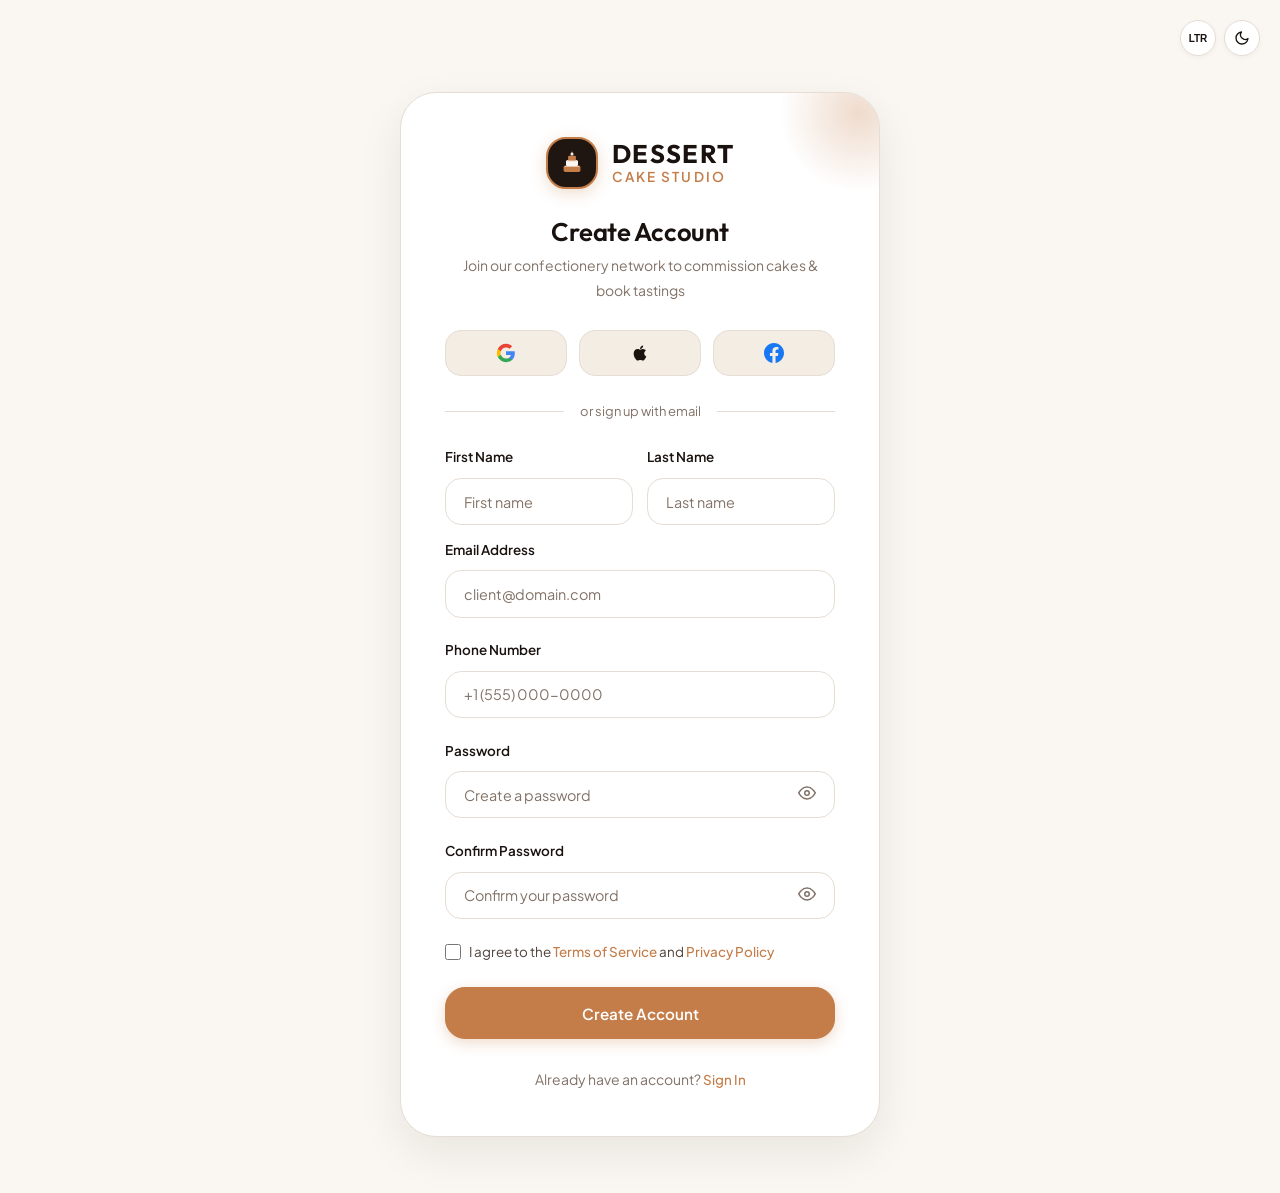
<file: signup.html>
<!DOCTYPE html>
<html lang="en" id="root-html">
<head>
    <meta charset="UTF-8">
    <meta name="viewport" content="width=device-width, initial-scale=1.0">
    <meta name="description" content="Create your Dessert Cake Studio client account to commission custom cakes, manage tasting dates, and receive private collection drops.">
    <title>Create Client Account | Dessert Cake Studio</title>
    <link rel="icon" type="image/svg+xml" href="favicon.svg">
    <link rel="stylesheet" href="style.css">
</head>
<body class="auth-page">

<!-- Top Bar -->
<div class="auth-topbar">
    <div style="display:flex;gap:0.5rem;">
        <button onclick="toggleDir()" class="auth-toggle-btn" title="Toggle Direction">
            <span class="dir-label" style="font-size:0.625rem;font-weight:700;">LTR</span>
        </button>
        <button onclick="toggleTheme()" class="auth-toggle-btn" title="Toggle Theme" aria-label="Toggle dark mode">
            <span class="theme-icon-wrap"></span>
        </button>
    </div>
</div>

<!-- Main Signup Card -->
<main style="flex:1;display:flex;align-items:center;justify-content:center;padding:1rem;width:100%;">
    <div class="auth-card" style="max-width:480px;">
        <!-- Decorative ambient orb -->
        <div class="auth-glow-orb"></div>

        <!-- Logo -->
        <a href="index.html" class="auth-logo" aria-label="Dessert Cake Studio Home">
            <div class="nav-logo-icon">
                <svg width="24" height="24" viewBox="0 0 100 100" fill="none" xmlns="http://www.w3.org/2000/svg">
                    <rect x="22" y="58" width="56" height="22" rx="6" fill="#C47C48"/>
                    <rect x="25" y="60" width="50" height="3" rx="1.5" fill="#FAF7F2" opacity="0.6"/>
                    <rect x="30" y="40" width="40" height="20" rx="5" fill="#FAF7F2"/>
                    <rect x="33" y="42" width="34" height="2.5" rx="1.2" fill="#C47C48" opacity="0.5"/>
                    <rect x="37" y="26" width="26" height="16" rx="4" fill="#C47C48"/>
                    <circle cx="50" cy="20" r="5" fill="#FAF7F2"/>
                    <path d="M50 11C48.5 14 47 16 50 19C53 16 51.5 14 50 11Z" fill="#E5A862"/>
                </svg>
            </div>
            <div class="auth-logo-text">
                <span class="brand-top">DESSERT</span>
                <span class="brand-bottom">Cake Studio</span>
            </div>
        </a>

        <!-- Header -->
        <div style="text-align:center;margin-bottom:1.75rem;">
            <h1 style="font-size:1.6rem;margin-bottom:0.35rem;">Create Account</h1>
            <p style="font-size:0.875rem;color:var(--text-muted);">Join our confectionery network to commission cakes & book tastings</p>
        </div>

        <!-- Social Signup Grid -->
        <div class="social-login-grid">
            <button class="social-btn" onclick="alert('Signed up with Google'); window.location.href='index.html';" title="Sign up with Google" type="button">
                <svg width="20" height="20" viewBox="0 0 24 24"><path d="M22.56 12.25c0-.78-.07-1.53-.2-2.25H12v4.26h5.92a5.06 5.06 0 01-2.2 3.32v2.77h3.57c2.08-1.92 3.28-4.74 3.28-8.1z" fill="#4285F4"/><path d="M12 23c2.97 0 5.46-.98 7.28-2.66l-3.57-2.77c-.98.66-2.23 1.06-3.71 1.06-2.86 0-5.29-1.93-6.16-4.53H2.18v2.84C3.99 20.53 7.7 23 12 23z" fill="#34A853"/><path d="M5.84 14.09c-.22-.66-.35-1.36-.35-2.09s.13-1.43.35-2.09V7.07H2.18C1.43 8.55 1 10.22 1 12s.43 3.45 1.18 4.93l2.85-2.22.81-.62z" fill="#FBBC05"/><path d="M12 5.38c1.62 0 3.06.56 4.21 1.64l3.15-3.15C17.45 2.09 14.97 1 12 1 7.7 1 3.99 3.47 2.18 7.07l3.66 2.84c.87-2.6 3.3-4.53 6.16-4.53z" fill="#EA4335"/></svg>
            </button>
            <button class="social-btn" onclick="alert('Signed up with Apple'); window.location.href='index.html';" title="Sign up with Apple" type="button">
                <svg width="20" height="20" viewBox="0 0 24 24" fill="currentColor"><path d="M17.05 20.28c-.98.95-2.05.88-3.08.4-1.09-.5-2.08-.48-3.24 0-1.44.62-2.2.44-3.06-.4C2.79 15.25 3.51 7.59 9.05 7.31c1.35.07 2.29.74 3.08.8 1.18-.24 2.31-.93 3.57-.84 1.51.12 2.65.72 3.4 1.8-3.12 1.87-2.38 5.98.48 7.13-.57 1.5-1.31 2.99-2.54 4.09zM12.03 7.25c-.15-2.23 1.66-4.07 3.74-4.25.29 2.58-2.34 4.5-3.74 4.25z"/></svg>
            </button>
            <button class="social-btn" onclick="alert('Signed up with Facebook'); window.location.href='index.html';" title="Sign up with Facebook" type="button">
                <svg width="20" height="20" viewBox="0 0 24 24" fill="#1877F2"><path d="M24 12.073c0-6.627-5.373-12-12-12s-12 5.373-12 12c0 5.99 4.388 10.954 10.125 11.854v-8.385H7.078v-3.47h3.047V9.43c0-3.007 1.792-4.669 4.533-4.669 1.312 0 2.686.235 2.686.235v2.953H15.83c-1.491 0-1.956.925-1.956 1.874v2.25h3.328l-.532 3.47h-2.796v8.385C19.612 23.027 24 18.062 24 12.073z"/></svg>
            </button>
        </div>

        <!-- Divider -->
        <div class="divider">or sign up with email</div>

        <!-- Form -->
        <form onsubmit="event.preventDefault(); alert('Account registered successfully!'); window.location.href='login.html';" id="signup-form">
            <div class="grid grid-2" style="gap:0.85rem;">
                <div class="form-group" style="margin-bottom:0.85rem;">
                    <label class="form-label" for="signup-fname">First Name</label>
                    <input type="text" id="signup-fname" class="form-input" placeholder="First name" required>
                </div>
                <div class="form-group" style="margin-bottom:0.85rem;">
                    <label class="form-label" for="signup-lname">Last Name</label>
                    <input type="text" id="signup-lname" class="form-input" placeholder="Last name" required>
                </div>
            </div>
            <div class="form-group">
                <label class="form-label" for="signup-email">Email Address</label>
                <input type="email" id="signup-email" class="form-input" placeholder="client@domain.com" required>
            </div>
            <div class="form-group">
                <label class="form-label" for="signup-phone">Phone Number</label>
                <input type="tel" id="signup-phone" class="form-input" placeholder="+1 (555) 000-0000">
            </div>
            <div class="form-group">
                <label class="form-label" for="signup-password">Password</label>
                <div class="password-wrapper">
                    <input type="password" id="signup-password" class="form-input" placeholder="Create a password" required minlength="8">
                    <button type="button" class="password-toggle" onclick="togglePasswordVisibility('signup-password', this)" aria-label="Toggle password visibility">
                        <span class="pw-icon"><svg xmlns="http://www.w3.org/2000/svg" width="18" height="18" viewBox="0 0 24 24" fill="none" stroke="currentColor" stroke-width="2" stroke-linecap="round" stroke-linejoin="round"><path d="M1 12s4-8 11-8 11 8 11 8-4 8-11 8-11-8-11-8z"/><circle cx="12" cy="12" r="3"/></svg></span>
                    </button>
                </div>
            </div>
            <div class="form-group">
                <label class="form-label" for="signup-confirm">Confirm Password</label>
                <div class="password-wrapper">
                    <input type="password" id="signup-confirm" class="form-input" placeholder="Confirm your password" required minlength="8">
                    <button type="button" class="password-toggle" onclick="togglePasswordVisibility('signup-confirm', this)" aria-label="Toggle password visibility">
                        <span class="pw-icon"><svg xmlns="http://www.w3.org/2000/svg" width="18" height="18" viewBox="0 0 24 24" fill="none" stroke="currentColor" stroke-width="2" stroke-linecap="round" stroke-linejoin="round"><path d="M1 12s4-8 11-8 11 8 11 8-4 8-11 8-11-8-11-8z"/><circle cx="12" cy="12" r="3"/></svg></span>
                    </button>
                </div>
            </div>
            <div class="checkbox-wrapper" style="margin-bottom:1.5rem;">
                <input type="checkbox" id="terms" required>
                <label for="terms">I agree to the <a href="coming-soon.html" class="link-primary">Terms of Service</a> and <a href="coming-soon.html" class="link-primary">Privacy Policy</a></label>
            </div>
            <button type="submit" class="btn btn-primary w-full btn-lg">Create Account</button>
        </form>

        <!-- Footer link -->
        <p style="text-align:center;margin-top:1.75rem;font-size:0.875rem;color:var(--text-muted);">
            Already have an account? <a href="login.html" class="link-primary">Sign In</a>
        </p>
    </div>
</main>

<script src="components.js"></script>
<script>
document.addEventListener('DOMContentLoaded', function() {
    initAuthPage();
});
</script>
</body>
</html>
</file>
<file: style.css>
/* ===== CAKE SHOP & CUSTOM DESSERTS STUDIO DESIGN SYSTEM ===== */

/* --- Google Fonts --- */
@import url('https://fonts.googleapis.com/css2?family=Outfit:wght@400;500;600;700;800&family=Plus+Jakarta+Sans:wght@300;400;500;600;700&display=swap');

/* --- CSS Custom Properties --- */
:root {
    /* Main Theme Colors (2 Brand Colors) */
    --primary: #C47C48;               /* Warm Toasted Caramel Amber Gold */
    --primary-hover: #AA6434;
    --primary-light: #F7EFE8;
    --primary-glow: rgba(196, 124, 72, 0.28);
    --primary-subtle: rgba(196, 124, 72, 0.08);
    
    --secondary: #1F1612;             /* Deep Roasted Cocoa Espresso */
    --secondary-hover: #2E211B;
    --secondary-light: #EFE7DE;

    /* Neutrals & Surfaces - Light Mode */
    --text-heading: #1A120E;
    --text-body: #4E4038;
    --text-muted: #827267;
    --bg-body: #FAF7F2;               /* Warm Ivory Crème */
    --bg-surface: #F3EDE4;            /* Soft Almond */
    --bg-card: #FFFFFF;
    --border-default: #E6DDD4;
    --border-light: #F0E9E1;

    /* Elevation & Shadows */
    --shadow-sm: 0 2px 6px rgba(31, 22, 18, 0.04);
    --shadow-md: 0 6px 20px rgba(31, 22, 18, 0.06);
    --shadow-lg: 0 16px 45px rgba(31, 22, 18, 0.08);
    --shadow-xl: 0 28px 70px rgba(31, 22, 18, 0.11);
    --shadow-card: 0 4px 16px rgba(31, 22, 18, 0.04);
    --shadow-card-hover: 0 16px 40px rgba(196, 124, 72, 0.16), 0 4px 12px rgba(31, 22, 18, 0.06);
    --shadow-glow: 0 0 45px rgba(196, 124, 72, 0.22);

    /* Typography Tokens */
    --font-heading: 'Outfit', -apple-system, sans-serif;
    --font-body: 'Plus Jakarta Sans', -apple-system, sans-serif;

    /* Radii & Curves */
    --radius-sm: 0.5rem;
    --radius-md: 0.75rem;
    --radius-lg: 1rem;
    --radius-xl: 1.25rem;
    --radius-2xl: 1.75rem;
    --radius-3xl: 2.25rem;
    --radius-full: 9999px;

    /* Transitions */
    --transition-fast: all 0.2s cubic-bezier(0.4, 0, 0.2, 1);
    --transition-smooth: all 0.35s cubic-bezier(0.4, 0, 0.2, 1);
    --transition-premium: all 0.55s cubic-bezier(0.16, 1, 0.3, 1);
}

/* --- Dark Mode --- */
.dark {
    --primary-light: rgba(196, 124, 72, 0.14);
    --primary-subtle: rgba(196, 124, 72, 0.08);
    --secondary-light: rgba(46, 33, 27, 0.4);

    --text-heading: #F5EDE6;
    --text-body: #C4B6AC;
    --text-muted: #8E7F75;

    --bg-body: #120E0C;               /* Dark Espresso Noir */
    --bg-surface: #181310;            /* Roasted Cocoa Surface */
    --bg-card: #1D1613;
    --border-default: #31251F;
    --border-light: #261D18;

    --shadow-sm: 0 2px 6px rgba(0, 0, 0, 0.35);
    --shadow-md: 0 6px 20px rgba(0, 0, 0, 0.45);
    --shadow-lg: 0 16px 45px rgba(0, 0, 0, 0.55);
    --shadow-xl: 0 28px 70px rgba(0, 0, 0, 0.65);
    --shadow-card: 0 4px 16px rgba(0, 0, 0, 0.35);
    --shadow-card-hover: 0 16px 40px rgba(196, 124, 72, 0.22), 0 4px 12px rgba(0, 0, 0, 0.45);
}

/* --- Base Reset --- */
*, *::before, *::after {
    margin: 0;
    padding: 0;
    box-sizing: border-box;
}

html {
    scroll-behavior: smooth;
    -webkit-font-smoothing: antialiased;
    -moz-osx-font-smoothing: grayscale;
    overflow-x: hidden;
    max-width: 100vw;
}

body {
    font-family: var(--font-body);
    font-weight: 400;
    color: var(--text-body);
    background-color: var(--bg-body);
    line-height: 1.7;
    transition: background-color 0.3s ease, color 0.3s ease;
    overflow-x: hidden;
    max-width: 100vw;
    position: relative;
}

img {
    max-width: 100%;
    height: auto;
    display: block;
}

a {
    text-decoration: none;
    color: inherit;
    transition: var(--transition-fast);
}

ul, ol {
    list-style: none;
}

/* --- Typography Hierarchy (Font Weight 600 Headings, 400–550 Paragraphs) --- */
h1, h2, h3, h4, h5, h6 {
    font-family: var(--font-heading);
    font-weight: 600;
    color: var(--text-heading);
    line-height: 1.2;
    letter-spacing: -0.01em;
}

h1 { font-size: clamp(2.35rem, 5.5vw, 3.85rem); }
h2 { font-size: clamp(1.85rem, 4vw, 2.75rem); }
h3 { font-size: clamp(1.35rem, 2.8vw, 1.85rem); }
h4 { font-size: 1.2rem; }

p {
    font-weight: 400;
    line-height: 1.75;
    color: var(--text-body);
}

.text-muted { color: var(--text-muted); }

/* --- Container & Section Spacing --- */
.container {
    width: 100%;
    max-width: 1220px;
    margin: 0 auto;
    padding: 0 1.5rem;
}

.section {
    padding: 5.5rem 0;
}

.section-sm {
    padding: 3.75rem 0;
}

.section-header {
    text-align: center;
    max-width: 660px;
    margin: 0 auto 3.75rem auto;
}

.section-header h2 {
    margin-bottom: 0.85rem;
}

.section-header p {
    font-size: 1.05rem;
    color: var(--text-muted);
}

.section-label {
    display: inline-flex;
    align-items: center;
    gap: 0.45rem;
    font-family: var(--font-body);
    font-size: 0.75rem;
    font-weight: 600;
    text-transform: uppercase;
    letter-spacing: 0.14em;
    color: var(--primary);
    margin-bottom: 0.75rem;
}

.text-center { text-align: center; }

/* --- Grid System --- */
.grid {
    display: grid;
    gap: 1.5rem;
}
.grid-2 { grid-template-columns: repeat(2, 1fr); }
.grid-3 { grid-template-columns: repeat(3, 1fr); }
.grid-4 { grid-template-columns: repeat(4, 1fr); }
.grid-5 { grid-template-columns: repeat(5, 1fr); }

@media (max-width: 1024px) and (min-width: 769px) {
    .grid-4 { grid-template-columns: repeat(2, 1fr); }
    .grid-3 { grid-template-columns: repeat(2, 1fr); }
    .grid-3 > *:last-child:nth-child(odd) {
        grid-column: 1 / -1;
        max-width: 520px;
        width: 100%;
        justify-self: center;
    }
    .grid-5 {
        grid-template-columns: repeat(6, 1fr);
    }
    .grid-5 > *:nth-child(1) { grid-column: 1 / span 2; }
    .grid-5 > *:nth-child(2) { grid-column: 3 / span 2; }
    .grid-5 > *:nth-child(3) { grid-column: 5 / span 2; }
    .grid-5 > *:nth-child(4) { grid-column: 2 / span 2; }
    .grid-5 > *:nth-child(5) { grid-column: 4 / span 2; }
}

@media (max-width: 768px) and (min-width: 541px) {
    .grid-2, .grid-3, .grid-4 { grid-template-columns: repeat(2, 1fr); }
    .grid-5 { grid-template-columns: repeat(2, 1fr); }
    .grid-5 > * {
        grid-column: auto;
    }
    .grid-3 > *:last-child:nth-child(odd),
    .grid-5 > *:last-child:nth-child(odd) {
        grid-column: 1 / -1;
        max-width: 380px;
        width: 100%;
        justify-self: center;
    }
    .section { padding: 3.5rem 0; }
    .section-sm { padding: 2.25rem 0; }
    .section-header { margin-bottom: 2.25rem; }
}

@media (max-width: 540px) {
    .grid-2, .grid-3, .grid-4, .grid-5 { grid-template-columns: 1fr; }
    .grid-3 > *,
    .grid-5 > * {
        grid-column: auto !important;
        max-width: 100%;
    }
    .section { padding: 3rem 0; }
    .section-sm { padding: 2rem 0; }
    .section-header { margin-bottom: 2rem; }
    .container, .nav-inner { padding: 0 1rem; }
}

/* --- Buttons --- */
.btn {
    display: inline-flex;
    align-items: center;
    justify-content: center;
    gap: 0.5rem;
    font-family: var(--font-body);
    font-weight: 600;
    font-size: 0.875rem;
    padding: 0.75rem 1.65rem;
    border-radius: var(--radius-lg);
    border: 1.5px solid transparent;
    cursor: pointer;
    transition: var(--transition-fast);
    white-space: nowrap;
    text-align: center;
    line-height: 1.4;
}

.btn-primary {
    background: var(--primary);
    color: #FFFFFF;
    border-color: var(--primary);
    box-shadow: 0 4px 14px var(--primary-glow);
}
.btn-primary:hover {
    background: var(--primary-hover);
    border-color: var(--primary-hover);
    box-shadow: 0 8px 24px var(--primary-glow);
    transform: translateY(-2px);
}

.btn-secondary {
    background: var(--secondary);
    color: #FAF7F2;
    border-color: var(--secondary);
}
.btn-secondary:hover {
    background: var(--secondary-hover);
    border-color: var(--secondary-hover);
    transform: translateY(-2px);
}

.btn-outline {
    background: transparent;
    color: var(--primary);
    border-color: var(--primary);
}
.btn-outline:hover {
    background: var(--primary);
    color: #FFFFFF;
    transform: translateY(-2px);
    box-shadow: 0 6px 20px var(--primary-glow);
}

.btn-ghost {
    background: transparent;
    color: var(--text-heading);
    border-color: var(--border-default);
}
.btn-ghost:hover {
    border-color: var(--primary);
    color: var(--primary);
}

.btn-sm {
    font-size: 0.8125rem;
    padding: 0.5rem 1.25rem;
    border-radius: var(--radius-md);
}

.btn-lg {
    font-size: 0.95rem;
    padding: 0.9rem 2.25rem;
    border-radius: var(--radius-xl);
}

.w-full { width: 100%; }

/* --- Cards --- */
.card {
    background: var(--bg-card);
    border: 1px solid var(--border-default);
    border-radius: var(--radius-2xl);
    padding: 2rem;
    box-shadow: var(--shadow-card);
    transition: var(--transition-smooth);
}

.card:hover {
    box-shadow: var(--shadow-card-hover);
    transform: translateY(-4px);
    border-color: rgba(196, 124, 72, 0.4);
}

.card-flat {
    background: var(--bg-card);
    border: 1px solid var(--border-default);
    border-radius: var(--radius-2xl);
    padding: 1.85rem;
    transition: var(--transition-fast);
}

/* --- Icon Box (Monochromatic Theme Icons Only) --- */
.icon-box {
    display: inline-flex;
    align-items: center;
    justify-content: center;
    width: 2.85rem;
    height: 2.85rem;
    border-radius: var(--radius-lg);
    background: var(--primary-light);
    color: var(--primary);
    flex-shrink: 0;
}

.icon-box-lg {
    width: 3.65rem;
    height: 3.65rem;
    border-radius: var(--radius-xl);
}

/* --- Badge --- */
.badge {
    display: inline-flex;
    align-items: center;
    gap: 0.4rem;
    padding: 0.3rem 0.85rem;
    border-radius: var(--radius-full);
    background: var(--primary-light);
    color: var(--primary);
    font-size: 0.72rem;
    font-weight: 600;
    letter-spacing: 0.08em;
    text-transform: uppercase;
    border: 1px solid rgba(196, 124, 72, 0.25);
}

/* ===== NAVBAR ===== */
.navbar {
    position: fixed;
    top: 0;
    left: 0;
    right: 0;
    z-index: 1000;
    background: rgba(250, 247, 242, 0.90);
    backdrop-filter: blur(18px);
    -webkit-backdrop-filter: blur(18px);
    border-bottom: 1px solid transparent;
    transition: var(--transition-smooth);
}

.dark .navbar {
    background: rgba(18, 14, 12, 0.92);
}

.navbar.scrolled {
    border-bottom-color: var(--border-default);
    box-shadow: var(--shadow-sm);
}

.navbar-spacer {
    height: 74px;
    width: 100%;
}

.nav-inner {
    display: flex;
    align-items: center;
    justify-content: space-between;
    width: 100%;
    max-width: 1220px;
    margin: 0 auto;
    padding: 0 1.5rem;
    height: 74px;
    gap: 1.25rem;
}

.nav-logo {
    display: flex;
    align-items: center;
    gap: 0.75rem;
    flex-shrink: 0;
}

.nav-logo-icon {
    width: 42px;
    height: 42px;
    background: var(--secondary);
    border: 1.5px solid var(--primary);
    border-radius: var(--radius-lg);
    display: flex;
    align-items: center;
    justify-content: center;
    flex-shrink: 0;
    transition: var(--transition-fast);
    box-shadow: 0 2px 8px var(--primary-glow);
}

.nav-logo:hover .nav-logo-icon {
    transform: scale(1.05);
    border-color: var(--primary-hover);
}

.nav-logo-text,
.auth-logo-text {
    display: flex;
    flex-direction: column;
    line-height: 1.15;
}

.brand-top {
    font-family: var(--font-heading);
    font-weight: 700;
    font-size: 1.15rem;
    color: var(--text-heading);
    letter-spacing: 0.05em;
}

.brand-bottom {
    font-family: var(--font-body);
    font-weight: 600;
    font-size: 0.6875rem;
    color: var(--primary);
    letter-spacing: 0.12em;
    text-transform: uppercase;
}

.nav-links {
    display: flex;
    align-items: center;
    gap: 0.45rem;
    flex-wrap: nowrap;
}

.nav-link {
    font-family: var(--font-body);
    font-size: 0.95rem;
    font-weight: 500;
    color: var(--text-body);
    padding: 0.5rem 0.85rem;
    border-radius: var(--radius-md);
    transition: var(--transition-fast);
    white-space: nowrap;
    display: inline-flex;
    align-items: center;
    line-height: 1.2;
}

.nav-link:hover {
    color: var(--primary);
    background: var(--primary-subtle);
}

.nav-link.active {
    color: var(--primary);
    font-weight: 600;
}

.nav-actions {
    display: flex;
    align-items: center;
    gap: 0.6rem;
    flex-shrink: 0;
}

.nav-icon-btn {
    display: inline-flex;
    align-items: center;
    justify-content: center;
    width: 2.35rem;
    height: 2.35rem;
    border: 1px solid var(--border-default);
    border-radius: var(--radius-md);
    background: transparent;
    color: var(--text-body);
    cursor: pointer;
    transition: var(--transition-fast);
    flex-shrink: 0;
}

.nav-icon-btn:hover {
    border-color: var(--primary);
    color: var(--primary);
    background: var(--primary-subtle);
}

.theme-icon-wrap {
    display: inline-flex;
    align-items: center;
    justify-content: center;
    line-height: 1;
}

.theme-icon-wrap svg,
.auth-toggle-btn svg,
.nav-icon-btn svg {
    width: 1rem;
    height: 1rem;
    stroke: currentColor;
    stroke-width: 2;
    fill: none;
    display: block;
}

/* Mobile Nav */
.mobile-menu-btn {
    display: none;
    width: 2.35rem;
    height: 2.35rem;
    align-items: center;
    justify-content: center;
    border-radius: var(--radius-md);
    background: var(--bg-surface);
    border: 1px solid var(--border-default);
    color: var(--text-body);
    cursor: pointer;
    transition: var(--transition-fast);
}

.mobile-menu-btn:hover {
    border-color: var(--primary);
    color: var(--primary);
}

.mobile-backdrop {
    display: none;
    position: fixed;
    top: 74px;
    left: 0;
    right: 0;
    bottom: 0;
    width: 100vw;
    height: calc(100vh - 74px);
    background: rgba(0, 0, 0, 0.6);
    backdrop-filter: blur(6px);
    -webkit-backdrop-filter: blur(6px);
    z-index: 990;
}

.mobile-menu {
    display: none;
    position: absolute;
    top: 100%;
    left: 0;
    right: 0;
    background: var(--bg-card);
    border-bottom: 1px solid var(--border-default);
    box-shadow: var(--shadow-xl);
    z-index: 995;
    padding: 1.25rem;
}

.mobile-menu.open {
    display: block;
    animation: fadeInDown 0.25s cubic-bezier(0.16, 1, 0.3, 1);
}

.mobile-backdrop.open {
    display: block;
}

.mobile-menu .mob-link {
    display: block;
    padding: 0.75rem 1rem;
    border-radius: var(--radius-md);
    font-family: var(--font-body);
    font-weight: 500;
    font-size: 0.875rem;
    color: var(--text-body);
    transition: var(--transition-fast);
}

.mobile-menu .mob-link:hover,
.mobile-menu .mob-link.active {
    background: var(--primary-subtle);
    color: var(--primary);
    font-weight: 600;
}

.mobile-menu .mob-actions {
    margin-top: 0.75rem;
    padding-top: 0.75rem;
    border-top: 1px solid var(--border-light);
    display: flex;
    flex-direction: column;
    gap: 0.5rem;
}

.mobile-menu .mob-toggles {
    display: flex;
    align-items: center;
    justify-content: center;
    gap: 0.5rem;
    margin-top: 0.75rem;
}

@keyframes fadeInDown {
    from {
        opacity: 0;
        transform: translateY(-8px);
    }
    to {
        opacity: 1;
        transform: translateY(0);
    }
}

/* --- Tablet Landscape & Medium Desktops (around 1024px) --- */
@media (max-width: 1200px) and (min-width: 992px) {
    .nav-inner {
        padding: 0 1rem;
        gap: 0.65rem;
    }
    .nav-logo {
        gap: 0.5rem;
    }
    .nav-logo-icon {
        width: 36px;
        height: 36px;
    }
    .nav-logo-icon svg {
        width: 20px;
        height: 20px;
    }
    .brand-top {
        font-size: 1.02rem;
    }
    .brand-bottom {
        font-size: 0.6rem;
    }
    .nav-links {
        gap: 0.2rem;
        flex-wrap: nowrap;
    }
    .nav-link {
        font-size: 0.84rem;
        padding: 0.42rem 0.5rem;
        white-space: nowrap;
        line-height: 1.2;
    }
    .nav-actions {
        gap: 0.35rem;
    }
    .nav-actions .btn {
        padding: 0.42rem 0.75rem;
        font-size: 0.8rem;
        white-space: nowrap;
    }
    .nav-icon-btn {
        width: 2.1rem;
        height: 2.1rem;
    }
}

/* --- Mobile / Tablet Portrait Breakpoint --- */
@media (max-width: 991px) {
    .nav-links { display: none; }
    .nav-actions .nav-icon-btn { display: none; }
    .nav-actions .btn { display: none; }
    .mobile-menu-btn { display: flex; }
}

/* ===== FOOTER ===== */
.footer {
    background: var(--secondary);
    color: rgba(250, 247, 242, 0.75);
    padding: 4.5rem 0 0;
    border-top: 1px solid rgba(196, 124, 72, 0.2);
}

.footer-grid {
    display: grid;
    grid-template-columns: 1.4fr 1fr 1fr 1.35fr;
    gap: 2.75rem;
    padding-bottom: 3.5rem;
    border-bottom: 1px solid rgba(250, 247, 242, 0.1);
}

.footer-brand-text {
    font-size: 0.92rem;
    line-height: 1.75;
    margin-top: 1.15rem;
    color: rgba(250, 247, 242, 0.65);
}

.footer h4, .footer-col-title {
    color: #FAF7F2;
    font-family: var(--font-body);
    font-size: 0.875rem;
    font-weight: 600;
    text-transform: uppercase;
    letter-spacing: 0.1em;
    margin-bottom: 1.35rem;
}

.footer-links {
    display: flex;
    flex-direction: column;
    gap: 0.65rem;
}

.footer-links a {
    font-size: 0.875rem;
    color: rgba(250, 247, 242, 0.6);
    transition: var(--transition-fast);
}

.footer-links a:hover {
    color: var(--primary);
    padding-left: 4px;
}

[dir="rtl"] .footer-links a:hover {
    padding-left: 0;
    padding-right: 4px;
}

.footer-social {
    display: flex;
    gap: 0.6rem;
    margin-top: 1.25rem;
}

.footer-social a, .footer-social-link {
    width: 2.35rem;
    height: 2.35rem;
    border-radius: var(--radius-md);
    border: 1px solid rgba(250, 247, 242, 0.15);
    display: flex;
    align-items: center;
    justify-content: center;
    color: rgba(250, 247, 242, 0.7);
    transition: var(--transition-fast);
}

.footer-social a:hover, .footer-social-link:hover {
    background: var(--primary);
    border-color: var(--primary);
    color: #FFFFFF;
    transform: translateY(-2px);
    box-shadow: 0 4px 12px var(--primary-glow);
}

/* Footer Newsletter Card */
.footer-newsletter-card {
    background: rgba(255, 255, 255, 0.05);
    border: 1px solid rgba(196, 124, 72, 0.25);
    border-radius: var(--radius-xl);
    padding: 1.5rem;
    backdrop-filter: blur(8px);
    -webkit-backdrop-filter: blur(8px);
}

.footer-newsletter-title {
    color: #FAF7F2;
    font-family: var(--font-heading);
    font-size: 1.1rem;
    font-weight: 600;
    margin-bottom: 0.4rem;
}

.footer-newsletter-desc {
    font-size: 0.82rem;
    color: rgba(250, 247, 242, 0.65);
    line-height: 1.5;
    margin-bottom: 1rem;
}

.footer-newsletter-form {
    display: flex;
    flex-direction: column;
    gap: 0.6rem;
}

.footer-newsletter-input {
    width: 100%;
    padding: 0.65rem 0.95rem;
    background: rgba(0, 0, 0, 0.25);
    border: 1px solid rgba(250, 247, 242, 0.15);
    border-radius: var(--radius-md);
    color: #FAF7F2;
    font-family: var(--font-body);
    font-size: 0.85rem;
    outline: none;
    transition: var(--transition-fast);
}

.footer-newsletter-input:focus {
    border-color: var(--primary);
    background: rgba(0, 0, 0, 0.4);
}

.footer-newsletter-btn {
    width: 100%;
    padding: 0.65rem 1rem;
    background: var(--primary);
    color: #FAF7F2;
    border: none;
    border-radius: var(--radius-md);
    font-family: var(--font-body);
    font-size: 0.85rem;
    font-weight: 600;
    cursor: pointer;
    transition: var(--transition-fast);
}

.footer-newsletter-btn:hover {
    background: var(--primary-hover);
    transform: translateY(-1px);
    box-shadow: 0 4px 12px var(--primary-glow);
}

.footer-bottom {
    display: flex;
    align-items: center;
    justify-content: space-between;
    padding: 1.75rem 0;
    font-size: 0.8125rem;
    color: rgba(250, 247, 242, 0.45);
}

.footer-copyright {
    color: rgba(250, 247, 242, 0.45);
    font-size: 0.8125rem;
}

.footer-bottom-links {
    display: flex;
    gap: 1.5rem;
}

.footer-bottom-links a {
    color: rgba(250, 247, 242, 0.45);
    font-size: 0.8125rem;
}

.footer-bottom-links a:hover {
    color: var(--primary);
}

@media (max-width: 1024px) {
    .footer-grid {
        grid-template-columns: 1fr 1fr;
        gap: 2.25rem;
    }
}

@media (max-width: 640px) {
    .footer-grid {
        grid-template-columns: 1fr;
        text-align: center;
        gap: 2.25rem;
    }
    .footer-brand {
        display: flex;
        flex-direction: column;
        align-items: center;
        text-align: center;
    }
    .footer-logo {
        justify-content: center;
        margin-left: auto !important;
        margin-right: auto !important;
    }
    .footer-brand-text {
        text-align: center;
        margin-left: auto;
        margin-right: auto;
        max-width: 480px;
    }
    .footer-social {
        justify-content: center;
    }
    .footer-col {
        display: flex;
        flex-direction: column;
        align-items: center;
        text-align: center;
    }
    .footer-col-title {
        text-align: center;
    }
    .footer-links {
        align-items: center;
        text-align: center;
    }
    .footer-newsletter-card {
        text-align: center;
        max-width: 440px;
        margin: 0 auto;
    }
    .footer-newsletter-form {
        margin: 0 auto;
    }
    .footer-bottom {
        flex-direction: column;
        gap: 0.85rem;
        text-align: center;
    }
    .footer-bottom-links {
        justify-content: center;
    }
}

/* ===== ANIMATIONS ===== */
@keyframes fade-in-up {
    from { opacity: 0; transform: translateY(30px); }
    to { opacity: 1; transform: translateY(0); }
}

@keyframes fade-in-down {
    from { opacity: 0; transform: translateY(-20px); }
    to { opacity: 1; transform: translateY(0); }
}

@keyframes fade-in {
    from { opacity: 0; }
    to { opacity: 1; }
}

@keyframes float {
    0%, 100% { transform: translateY(0); }
    50% { transform: translateY(-10px); }
}

@keyframes pulse-glow {
    0%, 100% { box-shadow: 0 0 0 0 var(--primary-glow); }
    50% { box-shadow: 0 0 0 14px transparent; }
}

@keyframes slow-zoom {
    0%, 100% { transform: scale(1); }
    50% { transform: scale(1.05); }
}

@keyframes marquee {
    0% { transform: translateX(0); }
    100% { transform: translateX(-50%); }
}

.animate-fade-in-up {
    animation: fade-in-up 0.75s cubic-bezier(0.16, 1, 0.3, 1) forwards;
}
.animate-fade-in-down {
    animation: fade-in-down 0.65s cubic-bezier(0.16, 1, 0.3, 1) forwards;
}
.animate-fade-in {
    animation: fade-in 0.6s ease forwards;
}

.scroll-reveal {
    opacity: 0;
    transform: translateY(28px);
    transition: opacity 0.75s cubic-bezier(0.16, 1, 0.3, 1), transform 0.75s cubic-bezier(0.16, 1, 0.3, 1);
}
.scroll-reveal.visible {
    opacity: 1;
    transform: translateY(0);
}

.delay-100 { transition-delay: 0.1s; }
.delay-200 { transition-delay: 0.2s; }
.delay-300 { transition-delay: 0.3s; }
.delay-400 { transition-delay: 0.4s; }
.delay-500 { transition-delay: 0.5s; }

/* ===== HERO — HOME 1 (EDITORIAL ATELIER SPLIT) ===== */
#hero {
    padding-top: 86px;
    padding-bottom: 2.5rem;
    position: relative;
    overflow: hidden;
}

.hero-split {
    display: grid;
    grid-template-columns: 1fr 1.05fr;
    gap: 3.5rem;
    align-items: center;
    padding: 0.5rem 0 1rem 0;
}

.hero-content {
    position: relative;
    z-index: 2;
}

.hero-content h1 {
    font-size: clamp(2.6rem, 5.5vw, 4.15rem);
    font-weight: 600;
    line-height: 1.1;
    margin-bottom: 1.35rem;
}

.hero-content h1 .accent {
    background: linear-gradient(135deg, var(--primary), #E5A862, #B86B35);
    -webkit-background-clip: text;
    -webkit-text-fill-color: transparent;
    background-clip: text;
}

.hero-content .lead {
    font-size: 1.125rem;
    line-height: 1.8;
    max-width: 480px;
    margin-bottom: 2.25rem;
    color: var(--text-muted);
}

.hero-ctas {
    display: flex;
    flex-wrap: wrap;
    gap: 0.85rem;
    margin-bottom: 2.75rem;
}

.hero-stats {
    display: flex;
    flex-wrap: wrap;
    gap: 2rem;
    padding-top: 1.5rem;
    border-top: 1px solid var(--border-default);
}

.hero-stat {
    display: flex;
    align-items: center;
    gap: 0.85rem;
}

.hero-stat-num {
    font-family: var(--font-heading);
    font-size: 2rem;
    font-weight: 700;
    color: var(--primary);
    line-height: 1;
}

.hero-stat-label {
    font-size: 0.8125rem;
    color: var(--text-muted);
    line-height: 1.35;
}

.hero-image-wrap {
    position: relative;
    display: flex;
    align-items: center;
    justify-content: center;
    width: 100%;
}

/* ===== HERO 3x2 6-IMAGE COLLAGE (LUXURY SHIMMER EFFECTS) ===== */
.hero-collage-grid {
    display: grid;
    grid-template-columns: repeat(3, 1fr);
    gap: 1.15rem;
    position: relative;
    width: 100%;
    max-width: 650px;
    z-index: 1;
}

.collage-item {
    position: relative;
    border-radius: var(--radius-2xl);
    overflow: hidden;
    box-shadow: var(--shadow-lg);
    border: 1.5px solid var(--border-default);
    background: var(--bg-surface);
    height: 225px;
    cursor: pointer;
    transition: transform 0.45s cubic-bezier(0.16, 1, 0.3, 1), box-shadow 0.45s ease, border-color 0.4s ease;
}

.collage-item::after {
    content: '';
    position: absolute;
    top: -50%;
    left: -60%;
    width: 200%;
    height: 200%;
    background: linear-gradient(
        115deg,
        transparent 35%,
        rgba(255, 255, 255, 0.28) 50%,
        transparent 65%
    );
    transform: rotate(-15deg) translateY(-100%);
    transition: transform 0.8s ease;
    pointer-events: none;
    z-index: 2;
}

.collage-item:hover {
    transform: translateY(-6px);
    box-shadow: 0 20px 45px rgba(196, 124, 72, 0.25), 0 6px 18px rgba(31, 22, 18, 0.08);
    border-color: var(--primary);
}

.collage-item:hover::after {
    transform: rotate(-15deg) translateY(100%);
}

.collage-item img {
    width: 100%;
    height: 100%;
    object-fit: cover;
    display: block;
    transition: transform 0.6s cubic-bezier(0.16, 1, 0.3, 1), filter 0.4s ease;
}

.collage-item:hover img {
    transform: scale(1.06);
    filter: brightness(1.03);
}

.hero-glow {
    position: absolute;
    width: 360px;
    height: 360px;
    border-radius: 50%;
    background: radial-gradient(circle, var(--primary-glow) 0%, transparent 70%);
    pointer-events: none;
    z-index: 0;
    animation: hero-glow-pulse 8s ease-in-out infinite alternate;
}

@keyframes hero-glow-pulse {
    0% { opacity: 0.6; transform: scale(0.95); }
    100% { opacity: 1; transform: scale(1.12); }
}

.hero-glow-1 { top: -60px; left: -60px; }
.hero-glow-2 { bottom: -40px; right: 40px; width: 260px; height: 260px; }

@media (max-width: 1024px) {
    #hero {
        padding-top: 80px;
        padding-bottom: 2.5rem;
    }
    .hero-split {
        grid-template-columns: 1fr;
        text-align: center;
        min-height: auto;
        padding: 0.5rem 0;
        gap: 2.5rem;
    }
    .hero-content {
        order: 1;
    }
    .hero-content .lead { margin: 0 auto 2rem; }
    .hero-ctas { justify-content: center; }
    .hero-stats { justify-content: center; }
    .hero-image-wrap {
        order: 2;
    }
    .hero-collage-grid {
        max-width: 660px;
        margin: 0 auto;
        gap: 1.1rem;
    }
    .collage-item {
        height: 235px;
    }
}

@media (max-width: 768px) {
    #hero {
        padding-top: 76px;
        padding-bottom: 2rem;
    }
    .hero-content h1 { font-size: clamp(2.2rem, 7.5vw, 3.15rem); }
    .hero-stats { gap: 1.25rem; }
    .hero-collage-grid {
        max-width: 580px;
        gap: 0.95rem;
    }
    .collage-item {
        height: 195px;
        border-radius: var(--radius-xl);
    }
}

@media (max-width: 480px) {
    .hero-collage-grid {
        max-width: 100%;
        gap: 0.65rem;
    }
    .collage-item {
        height: 145px;
        border-radius: var(--radius-lg);
    }
}

/* ===== HERO — HOME 2 (LUXURY CINEMATIC NOIR WITH SIDE SLIDER) ===== */
.hero-cinematic {
    position: relative;
    min-height: 100vh;
    display: flex;
    align-items: center;
    justify-content: center;
    overflow: hidden;
    padding: 7.5rem 0 5rem;
}

.hero-cinematic-bg {
    position: absolute;
    inset: 0;
    z-index: 0;
}

.hero-cinematic-bg img {
    width: 100%;
    height: 100%;
    object-fit: cover;
    animation: slow-zoom 22s ease-in-out infinite;
}

.hero-cinematic-overlay {
    position: absolute;
    inset: 0;
    background: radial-gradient(circle at 75% 50%, rgba(18, 14, 12, 0.6) 0%, rgba(18, 14, 12, 0.92) 85%);
    z-index: 1;
}

.hero-cinematic-container {
    position: relative;
    z-index: 2;
    width: 100%;
}

.hero-cinematic-grid {
    display: grid;
    grid-template-columns: 1.15fr 1fr;
    gap: 3.5rem;
    align-items: center;
}

.hero-cinematic-content {
    text-align: left;
    max-width: 600px;
}

[dir="rtl"] .hero-cinematic-content {
    text-align: right;
}

.hero-cinematic-content h1 {
    font-size: clamp(2.4rem, 5vw, 4.2rem);
    font-weight: 600;
    color: #FAF7F2;
    line-height: 1.12;
    margin-bottom: 1.35rem;
}

.hero-cinematic-content h1 .accent {
    background: linear-gradient(135deg, #E5A862, #C47C48, #D89858);
    -webkit-background-clip: text;
    -webkit-text-fill-color: transparent;
    background-clip: text;
}

.hero-cinematic-content p {
    color: rgba(250, 247, 242, 0.82);
    font-size: 1.1rem;
    line-height: 1.75;
    margin-bottom: 2.25rem;
    max-width: 520px;
}

.hero-cinematic-actions {
    display: flex;
    gap: 1rem;
    align-items: center;
    flex-wrap: wrap;
}

.hero-btn-secondary {
    background: rgba(255, 255, 255, 0.06);
    color: #FAF7F2;
    border: 1px solid rgba(250, 247, 242, 0.4);
    backdrop-filter: blur(8px);
    -webkit-backdrop-filter: blur(8px);
    transition: var(--transition-fast);
}

.hero-btn-secondary:hover {
    background: rgba(255, 255, 255, 0.15);
    border-color: var(--primary);
    color: #FFFFFF;
    transform: translateY(-2px);
}

/* ─── Hero 3-Image Slider Card ────────────────────────── */
.hero-slider-wrap {
    position: relative;
    width: 100%;
    max-width: 520px;
    margin: 0 auto;
}

.hero-slider-card {
    position: relative;
    width: 100%;
    height: 480px;
    border-radius: var(--radius-2xl);
    overflow: hidden;
    border: 1.5px solid rgba(196, 124, 72, 0.35);
    box-shadow: 0 24px 60px rgba(0, 0, 0, 0.7), 0 0 40px rgba(196, 124, 72, 0.15);
    background: #181311;
}

.hero-slider-slides {
    position: relative;
    width: 100%;
    height: 100%;
}

.hero-slide {
    position: absolute;
    inset: 0;
    opacity: 0;
    visibility: hidden;
    transition: opacity 0.8s cubic-bezier(0.4, 0, 0.2, 1), transform 0.8s cubic-bezier(0.4, 0, 0.2, 1);
    transform: scale(1.04);
}

.hero-slide.active {
    opacity: 1;
    visibility: visible;
    transform: scale(1);
}

.hero-slide img {
    width: 100%;
    height: 100%;
    object-fit: cover;
}

.hero-slide-caption {
    position: absolute;
    bottom: 0;
    left: 0;
    right: 0;
    padding: 2.25rem 1.5rem 1.5rem;
    background: linear-gradient(0deg, rgba(18, 14, 12, 0.95) 0%, rgba(18, 14, 12, 0.75) 60%, transparent 100%);
    color: #FAF7F2;
    text-align: left;
    backdrop-filter: blur(4px);
    -webkit-backdrop-filter: blur(4px);
}

[dir="rtl"] .hero-slide-caption {
    text-align: right;
}

.hero-slide-caption .slide-badge {
    display: inline-block;
    font-size: 0.6875rem;
    font-weight: 700;
    text-transform: uppercase;
    letter-spacing: 0.1em;
    padding: 0.25rem 0.65rem;
    border-radius: var(--radius-full);
    background: var(--primary);
    color: #FFFFFF;
    margin-bottom: 0.45rem;
}

.hero-slide-caption h4 {
    font-family: var(--font-heading);
    font-size: 1.25rem;
    font-weight: 600;
    color: #FAF7F2;
    margin-bottom: 0.25rem;
}

.hero-slide-caption p {
    font-size: 0.85rem;
    color: rgba(250, 247, 242, 0.75);
    margin: 0;
    line-height: 1.4;
}

/* Slider Dot Indicators (Positioned Below Card) */
.hero-slider-dots {
    display: flex;
    justify-content: center;
    align-items: center;
    gap: 0.65rem;
    margin-top: 1.35rem;
    z-index: 10;
    position: relative;
}

.hero-slider-dot {
    width: 0.65rem;
    height: 0.65rem;
    border-radius: var(--radius-full);
    background: rgba(250, 247, 242, 0.3);
    border: 1px solid rgba(250, 247, 242, 0.15);
    cursor: pointer;
    transition: all 0.35s cubic-bezier(0.4, 0, 0.2, 1);
    padding: 0;
}

.hero-slider-dot:hover {
    background: rgba(250, 247, 242, 0.7);
    transform: scale(1.15);
}

.hero-slider-dot.active {
    width: 2rem;
    background: var(--primary);
    border-color: var(--primary);
    box-shadow: 0 0 12px var(--primary-glow);
}

/* Floating Decorative Badge */
.hero-slider-float-badge {
    position: absolute;
    bottom: -1.25rem;
    right: -1.25rem;
    background: rgba(24, 19, 17, 0.9);
    border: 1px solid rgba(196, 124, 72, 0.4);
    border-radius: var(--radius-xl);
    padding: 0.75rem 1.15rem;
    display: flex;
    align-items: center;
    gap: 0.75rem;
    color: #FAF7F2;
    box-shadow: 0 12px 30px rgba(0, 0, 0, 0.5);
    backdrop-filter: blur(12px);
    -webkit-backdrop-filter: blur(12px);
    z-index: 12;
    animation: float 4s ease-in-out infinite;
}

[dir="rtl"] .hero-slider-float-badge {
    right: auto;
    left: -1.25rem;
}

.float-badge-icon {
    width: 2rem;
    height: 2rem;
    border-radius: 50%;
    background: var(--primary-light);
    color: var(--primary);
    display: flex;
    align-items: center;
    justify-content: center;
    flex-shrink: 0;
}

.float-badge-text {
    display: flex;
    flex-direction: column;
    text-align: left;
}

[dir="rtl"] .float-badge-text {
    text-align: right;
}

.float-badge-text strong {
    font-size: 0.85rem;
    color: #FAF7F2;
    line-height: 1.2;
}

.float-badge-text span {
    font-size: 0.725rem;
    color: rgba(250, 247, 242, 0.65);
}

/* ─── Responsive Hero Slider ────────────────────────── */
@media (max-width: 1024px) {
    .hero-cinematic {
        min-height: auto;
        padding: 7rem 0 4.5rem;
    }
    .hero-cinematic-grid {
        grid-template-columns: 1fr;
        gap: 3rem;
        text-align: center;
    }
    .hero-cinematic-content {
        text-align: center;
        max-width: 680px;
        margin: 0 auto;
    }
    [dir="rtl"] .hero-cinematic-content {
        text-align: center;
    }
    .hero-cinematic-content p {
        margin-left: auto;
        margin-right: auto;
    }
    .hero-cinematic-actions {
        justify-content: center;
    }
    .hero-slider-wrap {
        max-width: 480px;
    }
    .hero-slider-card {
        height: 420px;
    }
    .hero-slider-float-badge {
        top: 1.25rem;
        right: -5.25rem;
        bottom: auto;
        left: auto;
    }
    [dir="rtl"] .hero-slider-float-badge {
        right: auto;
        left: -1.25rem;
    }
}

@media (max-width: 640px) {
    .hero-cinematic {
        padding: 6rem 0 3.5rem;
    }
    .hero-slider-card {
        height: 350px;
    }
    .hero-slider-float-badge {
        display: none;
    }
    .hero-slider-arrow {
        width: 2.2rem;
        height: 2.2rem;
    }
}

/* ===== MARQUEE BANNER ===== */
.marquee-section {
    background: var(--primary);
    padding: 1.1rem 0;
    overflow: hidden;
}

.marquee-track {
    display: flex;
    width: max-content;
    animation: marquee 28s linear infinite;
}

.marquee-item {
    display: flex;
    align-items: center;
    gap: 1.5rem;
    padding: 0 1.5rem;
    font-family: var(--font-heading);
    font-size: 1.2rem;
    font-weight: 600;
    color: #FFFFFF;
    white-space: nowrap;
    letter-spacing: 0.04em;
}

.marquee-dot {
    width: 6px;
    height: 6px;
    border-radius: 50%;
    background: rgba(255, 255, 255, 0.6);
    flex-shrink: 0;
}

/* ===== CATEGORY CARDS ===== */
.category-card {
    display: flex;
    flex-direction: column;
    align-items: center;
    text-align: center;
    padding: 2.25rem 1.25rem;
    background: var(--bg-card);
    border: 1px solid var(--border-default);
    border-radius: var(--radius-2xl);
    transition: var(--transition-smooth);
    box-shadow: var(--shadow-card);
    text-decoration: none;
    color: inherit;
    position: relative;
}

.category-card:hover {
    transform: translateY(-6px);
    box-shadow: var(--shadow-card-hover);
    border-color: var(--primary);
}

.category-img-wrap {
    width: 96px;
    height: 96px;
    border-radius: 50%;
    overflow: hidden;
    margin-bottom: 1.25rem;
    border: 3px solid rgba(212, 160, 86, 0.3);
    box-shadow: 0 6px 18px rgba(0, 0, 0, 0.25);
    position: relative;
    flex-shrink: 0;
    transition: transform var(--transition-smooth), border-color var(--transition-smooth), box-shadow var(--transition-smooth);
}

.category-img-wrap img {
    width: 100%;
    height: 100%;
    object-fit: cover;
    display: block;
    transition: transform 0.5s cubic-bezier(0.16, 1, 0.3, 1);
}

.category-card:hover .category-img-wrap {
    transform: scale(1.08);
    border-color: var(--primary);
    box-shadow: 0 8px 25px rgba(212, 160, 86, 0.4);
}

.category-card:hover .category-img-wrap img {
    transform: scale(1.15);
}

.category-card .icon-box {
    margin: 0 auto 1.25rem;
}

.category-card h3 {
    font-size: 1.15rem;
    margin-bottom: 0.5rem;
    color: var(--text-primary);
    transition: color var(--transition-base);
}

.category-card:hover h3 {
    color: var(--primary);
}

.category-card p {
    font-size: 0.875rem;
    color: var(--text-muted);
    line-height: 1.45;
}

/* ===== ABOUT SPLIT ===== */
.about-split {
    display: grid;
    grid-template-columns: 1.1fr 1fr;
    gap: 4.5rem;
    align-items: center;
}

.about-image {
    position: relative;
    border-radius: var(--radius-3xl);
    overflow: hidden;
}

.about-image img {
    width: 100%;
    height: 420px;
    object-fit: cover;
    border-radius: var(--radius-3xl);
    border: 1px solid var(--border-default);
}

.about-image-badge {
    position: absolute;
    bottom: 1.5rem;
    left: 1.5rem;
    background: var(--secondary);
    color: #FAF7F2;
    border: 1px solid var(--primary);
    padding: 0.85rem 1.4rem;
    border-radius: var(--radius-xl);
    font-family: var(--font-heading);
    font-weight: 600;
    font-size: 0.95rem;
    box-shadow: var(--shadow-md);
}

[dir="rtl"] .about-image-badge {
    left: auto;
    right: 1.5rem;
}

.about-content h2 {
    margin-bottom: 1.15rem;
}

.about-content p {
    margin-bottom: 1.65rem;
}

.about-features {
    display: flex;
    flex-direction: column;
    gap: 1.1rem;
    margin-bottom: 2.25rem;
    text-align: left;
}

[dir="rtl"] .about-features {
    text-align: right;
}

.about-feature {
    display: flex;
    align-items: flex-start;
    gap: 0.85rem;
    text-align: left;
    width: 100%;
}

[dir="rtl"] .about-feature {
    text-align: right;
}

.about-feature > span:last-child {
    text-align: left;
    line-height: 1.45;
    flex: 1;
}

[dir="rtl"] .about-feature > span:last-child {
    text-align: right;
}

.about-feature .check-icon {
    width: 1.6rem;
    height: 1.6rem;
    border-radius: 50%;
    background: var(--primary-light);
    color: var(--primary);
    display: flex;
    align-items: center;
    justify-content: center;
    flex-shrink: 0;
    margin-top: 0.125rem;
}

@media (max-width: 1024px) {
    .about-split {
        grid-template-columns: 1fr;
        gap: 2.5rem;
        text-align: center;
    }
    .about-image {
        max-width: 600px;
        margin: 0 auto;
        width: 100%;
    }
    .about-image img { height: 340px; }
    .about-content {
        display: flex;
        flex-direction: column;
        align-items: center;
        text-align: center;
    }
    .about-content p {
        margin: 0 auto 1.65rem;
        max-width: 580px;
    }
    .about-features {
        width: 100%;
        max-width: 480px;
        margin: 0 auto 2.25rem;
        align-items: flex-start;
        text-align: left;
        padding: 0 0.5rem;
    }
    [dir="rtl"] .about-features {
        text-align: right;
    }
    .about-content .btn {
        margin: 0 auto;
    }
}

/* ===== SIGNATURE COLLECTION REDESIGN ===== */
.signature-header-wrap {
    display: flex;
    align-items: flex-end;
    justify-content: space-between;
    gap: 2rem;
    margin-bottom: 3rem;
}

.signature-scroll {
    display: grid;
    grid-template-columns: repeat(4, 1fr);
    gap: 1.5rem;
}

@media (max-width: 1100px) {
    .signature-scroll {
        grid-template-columns: repeat(2, 1fr);
    }
}

@media (max-width: 640px) {
    .signature-scroll {
        grid-template-columns: 1fr;
    }
    .signature-header-wrap {
        flex-direction: column;
        align-items: flex-start;
        gap: 1rem;
    }
}

.signature-card {
    background: var(--bg-card);
    border: 1px solid var(--border-default);
    border-radius: var(--radius-2xl);
    overflow: hidden;
    transition: var(--transition-smooth);
    display: flex;
    flex-direction: column;
    box-shadow: var(--shadow-card);
}

.signature-card:hover {
    box-shadow: var(--shadow-card-hover);
    transform: translateY(-6px);
    border-color: var(--primary);
}

.signature-card-img-wrap {
    position: relative;
    width: 100%;
    height: 230px;
    overflow: hidden;
    background: var(--bg-surface);
}

.signature-card-img-wrap img {
    width: 100%;
    height: 100%;
    object-fit: cover;
    transition: var(--transition-premium);
}

.signature-card:hover .signature-card-img-wrap img {
    transform: scale(1.08);
}

.signature-badge-top-left {
    position: absolute;
    top: 0.85rem;
    left: 0.85rem;
    background: rgba(31, 22, 18, 0.78);
    backdrop-filter: blur(8px);
    -webkit-backdrop-filter: blur(8px);
    color: #FAF7F2;
    padding: 0.25rem 0.75rem;
    border-radius: var(--radius-full);
    font-size: 0.68rem;
    font-weight: 600;
    letter-spacing: 0.06em;
    text-transform: uppercase;
    border: 1px solid rgba(196, 124, 72, 0.35);
    z-index: 2;
}

[dir="rtl"] .signature-badge-top-left {
    left: auto;
    right: 0.85rem;
}

.signature-price-pill {
    position: absolute;
    bottom: 0.85rem;
    right: 0.85rem;
    background: var(--primary);
    color: #FFFFFF;
    padding: 0.3rem 0.85rem;
    border-radius: var(--radius-full);
    font-family: var(--font-heading);
    font-weight: 700;
    font-size: 0.9rem;
    box-shadow: 0 4px 12px var(--primary-glow);
    z-index: 2;
}

[dir="rtl"] .signature-price-pill {
    right: auto;
    left: 0.85rem;
}

.signature-card-body {
    padding: 1.4rem;
    display: flex;
    flex-direction: column;
    flex: 1;
}

.signature-meta {
    display: flex;
    align-items: center;
    justify-content: space-between;
    font-size: 0.78rem;
    color: var(--text-muted);
    margin-bottom: 0.6rem;
}

.signature-rating {
    display: flex;
    align-items: center;
    gap: 0.3rem;
    color: var(--primary);
    font-weight: 600;
}

.signature-card-body h3 {
    font-size: 1.2rem;
    margin-bottom: 0.45rem;
    color: var(--text-heading);
}

.signature-card-body p {
    font-size: 0.84rem;
    color: var(--text-muted);
    line-height: 1.6;
    margin-bottom: 1.25rem;
    flex: 1;
}

.signature-card-footer {
    padding-top: 1rem;
    border-top: 1px solid var(--border-light);
}

/* ===== FEATURES GRID ===== */
.feature-card {
    text-align: center;
    padding: 2.25rem 1.65rem;
    background: var(--bg-card);
    border: 1px solid var(--border-default);
    border-radius: var(--radius-2xl);
    transition: var(--transition-smooth);
}

.feature-card:hover {
    transform: translateY(-5px);
    box-shadow: var(--shadow-card-hover);
    border-color: var(--primary);
}

.feature-card .icon-box {
    margin: 0 auto 1.35rem;
}

.feature-card h3 {
    font-size: 1.15rem;
    margin-bottom: 0.5rem;
}

.feature-card p {
    font-size: 0.885rem;
    color: var(--text-muted);
}

/* ===== TESTIMONIALS ===== */
.testimonial-card {
    background: var(--bg-card);
    border: 1px solid var(--border-default);
    border-radius: var(--radius-2xl);
    padding: 2.25rem;
    transition: var(--transition-smooth);
}

.testimonial-card:hover {
    box-shadow: var(--shadow-card-hover);
    border-color: rgba(196, 124, 72, 0.4);
}

.testimonial-stars {
    display: flex;
    gap: 0.3rem;
    margin-bottom: 1.15rem;
    color: var(--primary);
}

.testimonial-text {
    font-size: 0.95rem;
    font-style: italic;
    line-height: 1.75;
    margin-bottom: 1.35rem;
    color: var(--text-body);
}

.testimonial-author {
    display: flex;
    align-items: center;
    gap: 0.85rem;
}

.testimonial-avatar {
    width: 3rem;
    height: 3rem;
    border-radius: 50%;
    overflow: hidden;
    flex-shrink: 0;
    border: 1.5px solid var(--primary);
    box-shadow: 0 2px 8px var(--primary-glow);
    display: flex;
    align-items: center;
    justify-content: center;
    background: var(--primary-light);
}

.testimonial-avatar img {
    width: 100%;
    height: 100%;
    object-fit: cover;
    display: block;
}

.testimonial-name {
    font-weight: 600;
    font-size: 0.95rem;
    color: var(--text-heading);
}

.testimonial-role {
    font-size: 0.8125rem;
    color: var(--text-muted);
}

/* ===== CTA BANNER ===== */
.cta-banner {
    background: linear-gradient(135deg, var(--secondary), #2D201A);
    color: #FAF7F2;
    text-align: center;
    padding: 4.5rem 2.25rem;
    border-radius: var(--radius-3xl);
    position: relative;
    overflow: hidden;
    border: 1px solid rgba(196, 124, 72, 0.3);
    box-shadow: var(--shadow-lg);
}

.cta-banner::before {
    content: '';
    position: absolute;
    top: -50%;
    right: -20%;
    width: 450px;
    height: 450px;
    border-radius: 50%;
    background: radial-gradient(circle, var(--primary-glow) 0%, transparent 70%);
    pointer-events: none;
}

.cta-banner h2 {
    color: #FAF7F2;
    margin-bottom: 1.15rem;
}

.cta-banner p {
    color: rgba(250, 247, 242, 0.8);
    font-size: 1.1rem;
    max-width: 520px;
    margin: 0 auto 2.25rem;
}

/* ===== SPLIT CTA BANNER (WITH IMAGE) ===== */
.cta-banner-split {
    background: linear-gradient(135deg, var(--secondary), #2D201A);
    color: #FAF7F2;
    border-radius: var(--radius-3xl);
    border: 1.5px solid rgba(196, 124, 72, 0.35);
    box-shadow: var(--shadow-lg);
    display: grid;
    grid-template-columns: 0.9fr 1.2fr;
    gap: 3.5rem;
    align-items: center;
    padding: 2.75rem 3rem;
    position: relative;
    overflow: hidden;
}

.cta-banner-split::before {
    content: '';
    position: absolute;
    top: -50%;
    right: -20%;
    width: 450px;
    height: 450px;
    border-radius: 50%;
    background: radial-gradient(circle, var(--primary-glow) 0%, transparent 70%);
    pointer-events: none;
}

.cta-split-media {
    position: relative;
    border-radius: var(--radius-2xl);
    overflow: hidden;
    height: 380px;
    border: 1.5px solid rgba(196, 124, 72, 0.3);
    box-shadow: 0 12px 35px rgba(0, 0, 0, 0.35);
    width: 100%;
}

.cta-split-media img {
    width: 100%;
    height: 100%;
    object-fit: cover;
    display: block;
    transition: transform 0.8s cubic-bezier(0.16, 1, 0.3, 1);
}

.cta-banner-split:hover .cta-split-media img {
    transform: scale(1.06);
}

.cta-media-badge {
    position: absolute;
    bottom: 1.2rem;
    left: 1.2rem;
    background: rgba(31, 22, 18, 0.88);
    backdrop-filter: blur(10px);
    -webkit-backdrop-filter: blur(10px);
    border: 1px solid rgba(196, 124, 72, 0.4);
    color: #FAF7F2;
    padding: 0.45rem 1.05rem;
    border-radius: var(--radius-full);
    font-size: 0.78rem;
    font-weight: 600;
    letter-spacing: 0.04em;
}

[dir="rtl"] .cta-media-badge {
    left: auto;
    right: 1.2rem;
}

.cta-split-content {
    position: relative;
    z-index: 2;
    text-align: left;
}

[dir="rtl"] .cta-split-content {
    text-align: right;
}

.cta-split-content h2 {
    color: #FAF7F2;
    font-size: clamp(1.85rem, 3.5vw, 2.5rem);
    line-height: 1.2;
    margin-bottom: 1rem;
}

.cta-split-content h2 .accent {
    background: linear-gradient(135deg, #E5A862, #C47C48, #FFD29D);
    -webkit-background-clip: text;
    -webkit-text-fill-color: transparent;
    background-clip: text;
}

.cta-split-content p {
    color: rgba(250, 247, 242, 0.8);
    font-size: 1.05rem;
    line-height: 1.7;
    margin-bottom: 1.85rem;
    max-width: 520px;
}

.cta-split-actions {
    display: flex;
    align-items: center;
    gap: 1.25rem;
    flex-wrap: wrap;
}

.cta-split-actions .btn {
    display: inline-flex;
    align-items: center;
    gap: 0.5rem;
}

@media (max-width: 900px) {
    .cta-banner-split {
        grid-template-columns: 1fr;
        padding: 2.5rem 1.75rem;
        gap: 2.25rem;
        text-align: center;
    }
    .cta-split-content {
        text-align: center;
        display: flex;
        flex-direction: column;
        align-items: center;
    }
    .cta-split-content p {
        margin: 0 auto 1.85rem;
    }
    .cta-split-media {
        height: 360px;
        max-width: 600px;
        margin: 0 auto;
    }
    .cta-split-actions {
        display: flex;
        justify-content: center;
    }
}

@media (max-width: 480px) {
    .cta-split-media {
        height: 280px;
    }
}

/* ===== SPLIT CTA BANNER WITH RIGHT SIDE IMAGE ===== */
.cta-banner-split-reverse {
    background: linear-gradient(135deg, var(--secondary), #2D201A);
    color: #FAF7F2;
    border-radius: var(--radius-3xl);
    border: 1.5px solid rgba(196, 124, 72, 0.35);
    box-shadow: var(--shadow-lg);
    display: grid;
    grid-template-columns: 1.2fr 0.9fr;
    gap: 3.5rem;
    align-items: center;
    padding: 2.75rem 3rem;
    position: relative;
    overflow: hidden;
}

.cta-banner-split-reverse::before {
    content: '';
    position: absolute;
    bottom: -50%;
    left: -20%;
    width: 450px;
    height: 450px;
    border-radius: 50%;
    background: radial-gradient(circle, var(--primary-glow) 0%, transparent 70%);
    pointer-events: none;
}

.cta-banner-split-reverse:hover .cta-split-media img {
    transform: scale(1.06);
}

.cta-split-perks {
    display: flex;
    flex-wrap: wrap;
    gap: 1.5rem;
    margin-bottom: 2rem;
}

.cta-perk-item {
    display: flex;
    align-items: center;
    gap: 0.5rem;
    color: #FAF7F2;
    font-size: 0.9rem;
    font-weight: 500;
}

.cta-perk-item svg {
    color: var(--primary);
    flex-shrink: 0;
}

@media (max-width: 900px) {
    .cta-banner-split-reverse {
        grid-template-columns: 1fr;
        padding: 2.5rem 1.75rem;
        gap: 2.25rem;
        text-align: center;
    }
    .cta-banner-split-reverse .cta-split-content {
        text-align: center;
        display: flex;
        flex-direction: column;
        align-items: center;
    }
    .cta-banner-split-reverse .cta-split-perks {
        justify-content: center;
    }
    .cta-banner-split-reverse .cta-split-actions {
        justify-content: center;
    }
    .cta-banner-split-reverse .cta-split-media {
        order: -1;
        height: 360px;
        max-width: 600px;
        margin: 0 auto;
        width: 100%;
    }
}

@media (max-width: 480px) {
    .cta-banner-split-reverse .cta-split-media {
        height: 280px;
    }
}

/* ===== GALLERY GRID (UNIFORM EQUAL SIZES) ===== */
.gallery-masonry {
    display: grid;
    grid-template-columns: repeat(3, 1fr);
    gap: 1.25rem;
}

.gallery-item {
    border-radius: var(--radius-2xl);
    overflow: hidden;
    position: relative;
    cursor: pointer;
    border: 1.5px solid var(--border-default);
    height: 240px;
    box-shadow: var(--shadow-sm);
    transition: var(--transition-smooth);
}

.gallery-item:hover {
    transform: translateY(-5px);
    box-shadow: var(--shadow-card-hover);
    border-color: var(--primary);
}

.gallery-item img {
    width: 100%;
    height: 100%;
    object-fit: cover;
    display: block;
    transition: var(--transition-premium);
}

.gallery-item:hover img {
    transform: scale(1.06);
}

@media (max-width: 768px) {
    .gallery-masonry {
        grid-template-columns: repeat(2, 1fr);
        gap: 0.85rem;
    }
    .gallery-item {
        height: 180px;
    }
}

@media (max-width: 480px) {
    .gallery-masonry {
        grid-template-columns: 1fr;
        height: auto;
    }
    .gallery-item {
        height: 220px;
    }
}

/* ===== INSTAGRAM AUTO SIDE SCROLL ===== */
.insta-scroll-wrapper {
    width: 100%;
    overflow: hidden;
    position: relative;
    padding: 1.25rem 0 2rem;
    mask-image: linear-gradient(to right, transparent, black 4%, black 96%, transparent);
    -webkit-mask-image: linear-gradient(to right, transparent, black 4%, black 96%, transparent);
}

.insta-track {
    display: flex;
    gap: 1.25rem;
    width: max-content;
    animation: instaAutoScroll 32s linear infinite;
    will-change: transform;
}

.insta-track:hover {
    animation-play-state: paused;
}

@keyframes instaAutoScroll {
    0% {
        transform: translateX(0);
    }
    100% {
        transform: translateX(-50%);
    }
}

[dir="rtl"] .insta-track {
    animation-name: instaAutoScrollRTL;
}

@keyframes instaAutoScrollRTL {
    0% {
        transform: translateX(0);
    }
    100% {
        transform: translateX(50%);
    }
}

.insta-card {
    min-width: 220px;
    width: 220px;
    height: 220px;
    flex-shrink: 0;
    border-radius: var(--radius-2xl);
    overflow: hidden;
    position: relative;
    border: 1.5px solid var(--border-default);
    box-shadow: var(--shadow-sm);
    transition: transform 0.45s cubic-bezier(0.16, 1, 0.3, 1), box-shadow 0.45s ease, border-color 0.4s ease;
    cursor: pointer;
    background: var(--bg-card);
}

.insta-card:hover {
    transform: translateY(-6px) scale(1.03);
    box-shadow: 0 16px 36px var(--primary-glow);
    border-color: var(--primary);
}

.insta-card img {
    width: 100%;
    height: 100%;
    object-fit: cover;
    display: block;
    transition: transform 0.6s cubic-bezier(0.16, 1, 0.3, 1);
}

.insta-card:hover img {
    transform: scale(1.08);
}

/* ===== NEWSLETTER ===== */
.newsletter-section {
    background: linear-gradient(135deg, var(--bg-surface), var(--primary-light));
    border-radius: var(--radius-3xl);
    padding: 4.5rem 2.25rem;
    text-align: center;
    border: 1px solid var(--border-default);
}

.dark .newsletter-section {
    background: linear-gradient(135deg, var(--bg-surface), rgba(196, 124, 72, 0.1));
}

.newsletter-form {
    display: flex;
    gap: 0.85rem;
    max-width: 480px;
    margin: 0 auto;
}

.newsletter-form input {
    flex: 1;
    padding: 0.85rem 1.35rem;
    border: 1.5px solid var(--border-default);
    border-radius: var(--radius-lg);
    background: var(--bg-card);
    color: var(--text-heading);
    font-family: var(--font-body);
    font-size: 0.9rem;
    outline: none;
    transition: var(--transition-fast);
}

.newsletter-form input:focus {
    border-color: var(--primary);
    box-shadow: 0 0 0 3px var(--primary-subtle);
}

.newsletter-form input::placeholder {
    color: var(--text-muted);
}

@media (max-width: 768px) {
    .newsletter-form {
        flex-direction: column;
    }
}

/* ===== PROCESS TIMELINE ===== */
.timeline {
    position: relative;
    max-width: 720px;
    margin: 0 auto;
}

.timeline::before {
    content: '';
    position: absolute;
    left: 29px;
    top: 0;
    bottom: 0;
    width: 2px;
    background: var(--border-default);
}

[dir="rtl"] .timeline::before {
    left: auto;
    right: 29px;
}

.timeline-item {
    display: flex;
    gap: 1.75rem;
    margin-bottom: 2.75rem;
    position: relative;
}

.timeline-marker {
    width: 60px;
    height: 60px;
    border-radius: 50%;
    background: var(--primary);
    color: #FFFFFF;
    display: flex;
    align-items: center;
    justify-content: center;
    font-family: var(--font-heading);
    font-weight: 700;
    font-size: 1.35rem;
    flex-shrink: 0;
    z-index: 2;
    box-shadow: 0 4px 16px var(--primary-glow);
}

.timeline-content {
    padding-top: 0.65rem;
}

.timeline-content h3 {
    margin-bottom: 0.5rem;
}

.timeline-content p {
    font-size: 0.92rem;
    color: var(--text-muted);
}

@media (max-width: 768px) {
    .timeline::before { left: 23px; }
    [dir="rtl"] .timeline::before { left: auto; right: 23px; }
    .timeline-marker { width: 48px; height: 48px; font-size: 1.1rem; }
}

/* ===== ALTERNATING ROWS ===== */
.alt-row {
    display: grid;
    grid-template-columns: 1fr 1fr;
    gap: 3.5rem;
    align-items: center;
    margin-bottom: 4.5rem;
}

.alt-row.reverse {
    direction: rtl;
}

.alt-row.reverse > * {
    direction: ltr;
}

[dir="rtl"] .alt-row.reverse {
    direction: ltr;
}

[dir="rtl"] .alt-row.reverse > * {
    direction: rtl;
}

.alt-row-image img {
    width: 100%;
    height: 380px;
    object-fit: cover;
    border-radius: var(--radius-3xl);
    border: 1px solid var(--border-default);
}

.alt-row-content h3 {
    font-size: 1.75rem;
    margin-bottom: 1.15rem;
}

.alt-row-content p {
    margin-bottom: 1.65rem;
    color: var(--text-muted);
}

@media (max-width: 768px) {
    .alt-row, .alt-row.reverse {
        grid-template-columns: 1fr;
        direction: ltr;
        text-align: center;
    }
    .alt-row.reverse > *, [dir="rtl"] .alt-row.reverse > * { direction: ltr; }
    [dir="rtl"] .alt-row, [dir="rtl"] .alt-row.reverse { direction: rtl; }
    [dir="rtl"] .alt-row > *, [dir="rtl"] .alt-row.reverse > * { direction: rtl; }
    .alt-row-image img { height: 280px; }
}

/* ===== TALL CARDS (Luxury Collections) ===== */
.tall-card {
    position: relative;
    border-radius: var(--radius-2xl);
    overflow: hidden;
    min-height: 340px;
    display: flex;
    align-items: flex-end;
    transition: var(--transition-smooth);
    border: 1px solid var(--border-default);
}

.tall-card:hover {
    transform: translateY(-5px);
    box-shadow: var(--shadow-xl);
    border-color: var(--primary);
}

.tall-card img {
    position: absolute;
    inset: 0;
    width: 100%;
    height: 100%;
    object-fit: cover;
    transition: var(--transition-premium);
}

.tall-card:hover img {
    transform: scale(1.06);
}

.tall-card-overlay {
    position: absolute;
    inset: 0;
    background: linear-gradient(180deg, transparent 35%, rgba(18, 14, 12, 0.92) 100%);
}

.tall-card-content {
    position: relative;
    z-index: 2;
    padding: 1.65rem 1.45rem;
    color: #FAF7F2;
    width: 100%;
}

.tall-card-content h3 {
    color: #FAF7F2;
    font-size: 1.35rem;
    margin-bottom: 0.35rem;
}

.tall-card-content p {
    color: rgba(250, 247, 242, 0.85);
    font-size: 0.86rem;
    line-height: 1.45;
}

@media (max-width: 768px) {
    .tall-card {
        min-height: 290px;
        border-radius: var(--radius-xl);
    }
    .tall-card-content {
        padding: 1.25rem 1.1rem;
    }
    .tall-card-content h3 {
        font-size: 1.2rem;
    }
    .tall-card-content p {
        font-size: 0.8rem;
    }
}

@media (max-width: 480px) {
    .tall-card {
        min-height: 250px;
    }
    .tall-card-content {
        padding: 1.1rem 0.95rem;
    }
}

/* ===== COUNTERS ===== */
.counter-grid {
    display: grid;
    grid-template-columns: repeat(4, 1fr);
    gap: 1.5rem;
    text-align: center;
}

.counter-item {
    padding: 1.6rem 0.85rem;
    background: var(--bg-card);
    border: 1px solid var(--border-default);
    border-radius: var(--radius-xl);
    box-shadow: var(--shadow-card);
    transition: var(--transition-smooth);
    display: flex;
    flex-direction: column;
    align-items: center;
    justify-content: center;
}

.counter-item:hover {
    transform: translateY(-3px);
    border-color: var(--primary);
}

.counter-num {
    font-family: var(--font-heading);
    font-size: 2.35rem;
    font-weight: 700;
    color: var(--primary);
    line-height: 1;
    margin-bottom: 0.35rem;
    letter-spacing: -0.02em;
}

.counter-label {
    font-size: 0.84rem;
    color: var(--text-muted);
    line-height: 1.35;
    font-weight: 500;
}

@media (max-width: 768px) {
    .counter-grid {
        grid-template-columns: repeat(2, 1fr);
        gap: 0.85rem;
    }
    .counter-item {
        padding: 1.2rem 0.65rem;
        border-radius: var(--radius-lg);
    }
    .counter-num {
        font-size: 1.75rem;
    }
    .counter-label {
        font-size: 0.78rem;
    }
}

@media (max-width: 480px) {
    .counter-grid {
        grid-template-columns: repeat(2, 1fr);
        gap: 0.65rem;
    }
    .counter-item {
        padding: 1rem 0.5rem;
    }
    .counter-num {
        font-size: 1.5rem;
    }
    .counter-label {
        font-size: 0.74rem;
    }
}

/* ===== BLOG CARDS ===== */
.blog-card {
    background: var(--bg-card);
    border: 1px solid var(--border-default);
    border-radius: var(--radius-2xl);
    overflow: hidden;
    transition: var(--transition-smooth);
}

.blog-card:hover {
    box-shadow: var(--shadow-card-hover);
    transform: translateY(-4px);
    border-color: var(--primary);
}

.blog-card img {
    width: 100%;
    height: 220px;
    object-fit: cover;
}

.blog-card-body {
    padding: 1.65rem;
}

.blog-card-date {
    font-size: 0.75rem;
    color: var(--primary);
    font-weight: 600;
    text-transform: uppercase;
    letter-spacing: 0.08em;
    margin-bottom: 0.5rem;
}

.blog-card-body h3 {
    font-size: 1.25rem;
    margin-bottom: 0.65rem;
}

.blog-card-body p {
    font-size: 0.885rem;
    color: var(--text-muted);
}

/* ===== PURITY / ARTISANAL INGREDIENTS SHOWCASE ===== */
.purity-grid {
    display: grid;
    grid-template-columns: 1.15fr 1fr;
    gap: 4rem;
    align-items: center;
}

.purity-content h2 {
    font-size: clamp(2.2rem, 4.5vw, 3.2rem);
    line-height: 1.15;
    margin-bottom: 1.15rem;
}

.purity-content h2 .accent {
    background: linear-gradient(135deg, var(--primary), #E5A862, #B86B35);
    -webkit-background-clip: text;
    -webkit-text-fill-color: transparent;
    background-clip: text;
}

.purity-cards {
    display: grid;
    grid-template-columns: 1fr 1fr;
    gap: 1.15rem;
}

.purity-card {
    background: var(--bg-card);
    border: 1px solid var(--border-default);
    border-radius: var(--radius-xl);
    padding: 1.25rem;
    display: flex;
    gap: 0.95rem;
    align-items: flex-start;
    transition: var(--transition-smooth);
    box-shadow: var(--shadow-sm);
}

.purity-card:hover {
    transform: translateY(-4px);
    border-color: var(--primary);
    box-shadow: var(--shadow-card-hover);
}

.purity-card-icon {
    width: 44px;
    height: 44px;
    border-radius: var(--radius-lg);
    background: rgba(196, 124, 72, 0.12);
    color: var(--primary);
    display: inline-flex;
    align-items: center;
    justify-content: center;
    font-size: 1.2rem;
    flex-shrink: 0;
    transition: var(--transition-smooth);
}

.purity-card:hover .purity-card-icon {
    background: var(--primary);
    color: #FAF7F2;
    transform: scale(1.06);
}

.purity-card-text h4 {
    font-size: 0.95rem;
    font-weight: 600;
    margin-bottom: 0.3rem;
    color: var(--text-heading);
}

.purity-card-text p {
    font-size: 0.8125rem;
    color: var(--text-muted);
    line-height: 1.5;
    margin: 0;
}

.purity-visual-wrap {
    position: relative;
}

.purity-visual-frame {
    position: relative;
    border-radius: var(--radius-3xl);
    overflow: hidden;
    border: 1.5px solid var(--border-default);
    box-shadow: var(--shadow-xl);
    height: 480px;
    background: var(--bg-card);
}

.purity-visual-frame img {
    width: 100%;
    height: 100%;
    object-fit: cover;
    display: block;
    transition: transform 0.8s cubic-bezier(0.16, 1, 0.3, 1);
}

.purity-visual-frame:hover img {
    transform: scale(1.05);
}

.purity-floating-badge {
    position: absolute;
    bottom: 1.5rem;
    left: 1.5rem;
    background: rgba(31, 22, 18, 0.88);
    backdrop-filter: blur(12px);
    -webkit-backdrop-filter: blur(12px);
    border: 1.5px solid rgba(196, 124, 72, 0.45);
    color: #FAF7F2;
    padding: 0.85rem 1.35rem;
    border-radius: var(--radius-xl);
    box-shadow: 0 12px 30px rgba(0, 0, 0, 0.35);
    display: flex;
    align-items: center;
    gap: 0.85rem;
}

[dir="rtl"] .purity-floating-badge {
    left: auto;
    right: 1.5rem;
}

.purity-badge-num {
    font-family: var(--font-heading);
    font-size: 1.65rem;
    font-weight: 700;
    color: var(--primary);
    line-height: 1;
}

.purity-badge-label {
    font-size: 0.825rem;
    font-weight: 600;
    letter-spacing: 0.02em;
}

@media (max-width: 1024px) {
    .purity-grid {
        grid-template-columns: 1fr;
        gap: 2.75rem;
    }
    .purity-visual-frame {
        height: 360px;
    }
}

@media (max-width: 600px) {
    .purity-cards {
        grid-template-columns: 1fr;
    }
    .purity-floating-badge {
        bottom: 0.85rem;
        left: 0.85rem;
        right: 0.85rem;
        padding: 0.75rem 1rem;
    }
}

/* ===== MENU PAGE ===== */
.menu-tabs {
    display: flex;
    justify-content: center;
    flex-wrap: wrap;
    gap: 0.65rem;
    margin-bottom: 3.25rem;
}

.menu-tab {
    padding: 0.65rem 1.45rem;
    border: 1.5px solid var(--border-default);
    border-radius: var(--radius-full);
    background: transparent;
    color: var(--text-body);
    font-family: var(--font-body);
    font-size: 0.84rem;
    font-weight: 500;
    cursor: pointer;
    transition: var(--transition-fast);
}

.menu-tab:hover, .menu-tab.active {
    background: var(--primary);
    color: #FFFFFF;
    border-color: var(--primary);
    box-shadow: 0 4px 14px var(--primary-glow);
}

.menu-items-grid {
    display: grid;
    grid-template-columns: repeat(2, 1fr);
    gap: 2rem;
    margin-bottom: 2.5rem;
}

.menu-item-card {
    background: var(--bg-card);
    border: 1px solid var(--border-default);
    border-radius: var(--radius-2xl);
    overflow: hidden;
    transition: var(--transition-smooth);
    display: flex;
    flex-direction: column;
}

.menu-item-card:hover {
    box-shadow: var(--shadow-card-hover);
    transform: translateY(-4px);
    border-color: var(--primary);
}

.menu-item-card img {
    width: 100%;
    height: 240px;
    object-fit: cover;
    transition: transform 0.6s cubic-bezier(0.16, 1, 0.3, 1);
}

.menu-item-card:hover img {
    transform: scale(1.05);
}

.menu-item-body {
    padding: 1.65rem;
    flex: 1;
    display: flex;
    flex-direction: column;
}

.menu-item-body h3 {
    font-size: 1.25rem;
    margin-bottom: 0.45rem;
    color: var(--text-heading);
}

.menu-item-body p {
    font-size: 0.885rem;
    color: var(--text-muted);
    margin-bottom: 1rem;
    line-height: 1.6;
    flex: 1;
}

.menu-item-footer {
    display: flex;
    align-items: center;
    justify-content: space-between;
    gap: 0.75rem;
    margin-top: auto;
    padding-top: 0.85rem;
    border-top: 1px solid var(--border-default);
}

.menu-item-price {
    font-family: var(--font-heading);
    font-weight: 700;
    color: var(--primary);
    font-size: 1.3rem;
    line-height: 1;
}

.menu-order-btn {
    padding: 0.5rem 1.15rem;
    font-size: 0.84rem;
    font-weight: 600;
    display: inline-flex;
    align-items: center;
    gap: 0.45rem;
    border-radius: var(--radius-full);
    white-space: nowrap;
    background: var(--primary);
    color: #FFFFFF;
    text-decoration: none;
    box-shadow: 0 2px 8px var(--primary-glow);
    transition: var(--transition-smooth);
}

.menu-order-btn:hover {
    background: var(--primary-hover);
    transform: translateY(-2px);
    box-shadow: 0 6px 16px var(--primary-glow);
    color: #FFFFFF;
}

/* Centered last item (15th item in 2x7 layout, or 3rd item in category) with normal identical width */
.menu-item-card.is-last-centered {
    grid-column: 1 / -1;
    width: calc((100% - 2rem) / 2);
    justify-self: center;
    margin: 0 auto;
}

@media (max-width: 768px) {
    .menu-items-grid {
        grid-template-columns: repeat(2, 1fr);
        gap: 1.15rem;
    }
    .menu-item-card img {
        height: 180px;
    }
    .menu-item-body {
        padding: 1.25rem;
    }
    .menu-item-card.is-last-centered {
        width: calc((100% - 1.15rem) / 2);
        max-width: none;
    }
}

@media (max-width: 600px) {
    .menu-items-grid {
        grid-template-columns: 1fr;
        gap: 1.25rem;
    }
    .menu-item-card.is-last-centered {
        grid-column: auto;
        width: 100%;
    }
}

/* ===== PRICING CARDS ===== */
.pricing-card {
    background: var(--bg-card);
    border: 1.5px solid var(--border-default);
    border-radius: var(--radius-2xl);
    padding: 2.75rem 2.25rem;
    text-align: center;
    transition: var(--transition-smooth);
    position: relative;
    box-shadow: var(--shadow-card);
    display: flex;
    flex-direction: column;
    height: 100%;
}

.pricing-card.popular {
    border-color: var(--primary);
    box-shadow: 0 12px 35px var(--primary-glow);
}

.pricing-card:hover {
    transform: translateY(-5px);
    box-shadow: var(--shadow-card-hover);
    border-color: var(--primary);
}

.pricing-popular-badge {
    position: absolute;
    top: -14px;
    left: 50%;
    transform: translateX(-50%);
    background: var(--primary);
    color: #FFFFFF;
    padding: 0.35rem 1.4rem;
    border-radius: var(--radius-full);
    font-size: 0.72rem;
    font-weight: 600;
    text-transform: uppercase;
    letter-spacing: 0.1em;
    box-shadow: 0 2px 8px var(--primary-glow);
}

.pricing-card h3 {
    font-size: 1.5rem;
    margin-bottom: 0.5rem;
}

.pricing-card .price {
    font-family: var(--font-heading);
    font-size: 3.25rem;
    font-weight: 700;
    color: var(--primary);
    line-height: 1;
    margin: 1.15rem 0;
}

.pricing-card .price span {
    font-size: 1rem;
    font-weight: 400;
    color: var(--text-muted);
    font-family: var(--font-body);
}

.pricing-card .price-desc {
    font-size: 0.885rem;
    color: var(--text-muted);
    margin-bottom: 1.75rem;
}

.pricing-features {
    text-align: left;
    margin-bottom: 2.25rem;
    flex: 1;
    display: flex;
    flex-direction: column;
    align-items: flex-start;
    width: fit-content;
    max-width: 100%;
    margin-left: auto;
    margin-right: auto;
}

[dir="rtl"] .pricing-features {
    text-align: right;
}

.pricing-feature {
    display: flex;
    align-items: center;
    gap: 0.85rem;
    padding: 0.55rem 0;
    font-size: 0.9rem;
    color: var(--text-body);
}

.pricing-feature svg {
    color: var(--primary);
    flex-shrink: 0;
}

/* Pricing Card Actions */
.pricing-card .btn {
    margin-top: auto;
    width: 100%;
    font-weight: 600;
    letter-spacing: 0.02em;
    padding: 0.85rem 1.5rem;
    border-radius: var(--radius-full);
}

.pricing-card .btn-secondary {
    background: rgba(196, 124, 72, 0.14);
    color: var(--primary);
    border: 1.5px solid rgba(196, 124, 72, 0.38);
    box-shadow: none;
    transition: var(--transition-smooth);
}

.pricing-card .btn-secondary:hover {
    background: var(--primary);
    color: #FFFFFF;
    border-color: var(--primary);
    box-shadow: 0 6px 20px var(--primary-glow);
    transform: translateY(-2px);
}

.dark .pricing-card .btn-secondary {
    background: rgba(196, 124, 72, 0.16);
    color: #E5A862;
    border: 1.5px solid rgba(196, 124, 72, 0.45);
}

.dark .pricing-card .btn-secondary:hover {
    background: var(--primary);
    color: #FFFFFF;
    border-color: var(--primary);
    box-shadow: 0 6px 22px var(--primary-glow);
}

.dark .btn-secondary {
    background: rgba(196, 124, 72, 0.14);
    color: #E5A862;
    border: 1px solid rgba(196, 124, 72, 0.35);
}

.dark .btn-secondary:hover {
    background: var(--primary);
    color: #FFFFFF;
    border-color: var(--primary);
}

/* ===== ACCORDION (FAQ) ===== */
.accordion {
    max-width: 760px;
    margin: 0 auto;
}

.accordion-item {
    border: 1px solid var(--border-default);
    border-radius: var(--radius-xl);
    margin-bottom: 0.85rem;
    overflow: hidden;
    background: var(--bg-card);
    transition: var(--transition-fast);
}

.accordion-header {
    display: flex;
    align-items: center;
    justify-content: space-between;
    width: 100%;
    padding: 1.25rem 1.65rem;
    background: transparent;
    border: none;
    color: var(--text-heading);
    font-family: var(--font-body);
    font-size: 0.95rem;
    font-weight: 600;
    cursor: pointer;
    text-align: left;
    transition: var(--transition-fast);
}

[dir="rtl"] .accordion-header {
    text-align: right;
}

.accordion-header:hover {
    color: var(--primary);
}

.accordion-icon {
    transition: transform 0.3s ease;
    flex-shrink: 0;
    color: var(--primary);
}

.accordion-item.open {
    border-color: var(--primary);
}

.accordion-item.open .accordion-icon {
    transform: rotate(180deg);
}

.accordion-body {
    max-height: 0;
    overflow: hidden;
    transition: max-height 0.35s ease;
}

.accordion-body-inner {
    padding: 0 1.65rem 1.35rem;
    font-size: 0.92rem;
    color: var(--text-muted);
    line-height: 1.75;
}

/* ===== FORMS ===== */
.form-group {
    margin-bottom: 1.35rem;
}

.form-label {
    display: block;
    font-size: 0.84rem;
    font-weight: 600;
    color: var(--text-heading);
    margin-bottom: 0.55rem;
}

.form-input, .form-textarea, .form-select {
    width: 100%;
    padding: 0.85rem 1.15rem;
    border: 1.5px solid var(--border-default);
    border-radius: var(--radius-lg);
    background: var(--bg-card);
    color: var(--text-heading);
    font-family: var(--font-body);
    font-size: 0.9rem;
    outline: none;
    transition: var(--transition-fast);
}

.form-input:focus, .form-textarea:focus, .form-select:focus {
    border-color: var(--primary);
    box-shadow: 0 0 0 3px var(--primary-subtle);
}

.form-input::placeholder, .form-textarea::placeholder {
    color: var(--text-muted);
}

[dir="rtl"] .form-input,
[dir="rtl"] .form-textarea,
[dir="rtl"] .form-select,
[dir="rtl"] input,
[dir="rtl"] textarea,
[dir="rtl"] select {
    text-align: right;
    direction: rtl;
}

[dir="rtl"] input[type="tel"],
[dir="rtl"] input[type="tel"]::placeholder,
[dir="rtl"] input[type="email"],
[dir="rtl"] input[type="email"]::placeholder,
[dir="rtl"] input[type="number"],
[dir="rtl"] input[type="number"]::placeholder {
    text-align: right !important;
    direction: rtl !important;
}

[dir="rtl"] .form-input::placeholder,
[dir="rtl"] .form-textarea::placeholder,
[dir="rtl"] input::placeholder,
[dir="rtl"] textarea::placeholder {
    text-align: right !important;
    direction: rtl !important;
}

.form-textarea {
    resize: vertical;
    min-height: 130px;
}

.form-select {
    cursor: pointer;
    appearance: none;
    background-image: url("data:image/svg+xml,%3Csvg xmlns='http://www.w3.org/2000/svg' width='16' height='16' fill='none' stroke='%23C47C48' stroke-width='2' viewBox='0 0 24 24'%3E%3Cpolyline points='6 9 12 15 18 9'/%3E%3C/svg%3E");
    background-repeat: no-repeat;
    background-position: right 1rem center;
    padding-right: 2.75rem;
}

[dir="rtl"] .form-select {
    background-position: left 1rem center;
    padding-right: 1.15rem;
    padding-left: 2.75rem;
}

/* Date Picker Calendar Icon */
input[type="date"]::-webkit-calendar-picker-indicator {
    filter: none;
    cursor: pointer;
    opacity: 0.8;
    transition: opacity var(--transition-fast), filter var(--transition-fast);
}

input[type="date"]::-webkit-calendar-picker-indicator:hover {
    opacity: 1;
}

.dark input[type="date"]::-webkit-calendar-picker-indicator {
    filter: invert(1);
    opacity: 0.88;
}

.dark input[type="date"]::-webkit-calendar-picker-indicator:hover {
    opacity: 1;
}

/* ===== AUTH PAGES ===== */
.auth-page {
    min-height: 100vh;
    display: flex;
    flex-direction: column;
    align-items: center;
    justify-content: center;
    padding: 4.75rem 1.25rem 2.5rem;
    background: var(--bg-body);
    position: relative;
}

.auth-topbar {
    position: absolute;
    top: 1.25rem;
    right: 1.25rem;
    z-index: 50;
}

[dir="rtl"] .auth-topbar {
    right: auto;
    left: 1.25rem;
}

.auth-toggle-btn {
    width: 2.25rem;
    height: 2.25rem;
    border-radius: var(--radius-full);
    background: var(--bg-card);
    border: 1px solid var(--border-default);
    color: var(--text-heading);
    display: inline-flex;
    align-items: center;
    justify-content: center;
    cursor: pointer;
    transition: var(--transition-fast);
    box-shadow: var(--shadow-sm);
}

.auth-toggle-btn:hover {
    border-color: var(--primary);
    color: var(--primary);
    transform: translateY(-1px);
}

.auth-card {
    width: 100%;
    max-width: 460px;
    background: var(--bg-card);
    border: 1px solid var(--border-default);
    border-radius: var(--radius-3xl);
    padding: 2.75rem;
    box-shadow: var(--shadow-lg);
    position: relative;
    overflow: hidden;
}

.auth-glow-orb {
    position: absolute;
    top: -60px;
    right: -60px;
    width: 160px;
    height: 160px;
    background: radial-gradient(circle, var(--primary-glow) 0%, transparent 70%);
    border-radius: 50%;
    pointer-events: none;
}

.auth-logo {
    display: flex;
    align-items: center;
    justify-content: center;
    gap: 0.9rem;
    margin: 0 auto 1.75rem auto;
    width: fit-content;
    text-decoration: none;
    transition: transform var(--transition-fast);
}

.auth-logo:hover {
    transform: translateY(-2px);
}

.auth-logo .nav-logo-icon {
    width: 52px;
    height: 52px;
    border-radius: var(--radius-xl);
    border-width: 2px;
    box-shadow: 0 4px 16px var(--primary-glow);
}

.auth-logo .nav-logo-icon svg {
    width: 30px;
    height: 30px;
}

.auth-logo .brand-top {
    font-size: 1.6rem;
    font-weight: 700;
    letter-spacing: 0.05em;
    line-height: 1.1;
}

.auth-logo .brand-bottom {
    font-size: 0.85rem;
    font-weight: 600;
    letter-spacing: 0.15em;
    line-height: 1.2;
    margin-top: 1px;
}

.auth-card h1 {
    font-size: 1.6rem;
    text-align: center;
    margin-bottom: 0.35rem;
}

.auth-subtitle {
    text-align: center;
    font-size: 0.875rem;
    color: var(--text-muted);
    margin-bottom: 1.75rem;
}

/* Social Login Grid */
.social-login-grid {
    display: grid;
    grid-template-columns: repeat(3, 1fr);
    gap: 0.75rem;
    margin-bottom: 1.25rem;
}

.social-login-grid .social-btn {
    margin-bottom: 0;
    padding: 0.75rem 0.5rem;
    display: flex;
    align-items: center;
    justify-content: center;
    border-radius: var(--radius-lg);
    background: var(--bg-surface);
    border: 1.5px solid var(--border-default);
    cursor: pointer;
    transition: var(--transition-fast);
    color: var(--text-heading);
}

.dark .social-login-grid .social-btn {
    color: #FFFFFF;
}

.social-login-grid .social-btn:hover {
    border-color: var(--primary);
    background: var(--primary-subtle);
    transform: translateY(-2px);
    box-shadow: 0 4px 12px var(--primary-glow);
}

/* Divider */
.divider {
    display: flex;
    align-items: center;
    gap: 1rem;
    margin: 1.5rem 0;
    color: var(--text-muted);
    font-size: 0.8125rem;
    text-transform: lowercase;
}

.divider::before, .divider::after {
    content: '';
    flex: 1;
    height: 1px;
    background: var(--border-default);
}

/* Password Field Wrapper */
.password-wrapper, .password-field {
    position: relative;
}

.password-wrapper .form-input, .password-field .form-input {
    padding-right: 3rem;
}

[dir="rtl"] .password-wrapper .form-input,
[dir="rtl"] .password-field .form-input {
    padding-right: 1.15rem;
    padding-left: 3rem;
}

.password-toggle, .pw-toggle {
    position: absolute;
    right: 0.85rem;
    top: 50%;
    transform: translateY(-50%);
    background: none;
    border: none;
    color: var(--text-muted);
    cursor: pointer;
    padding: 0.35rem;
    display: flex;
    align-items: center;
    transition: var(--transition-fast);
}

[dir="rtl"] .password-toggle,
[dir="rtl"] .pw-toggle {
    right: auto;
    left: 0.85rem;
}

.password-toggle:hover, .pw-toggle:hover {
    color: var(--primary);
}

/* Checkbox Wrapper */
.checkbox-wrapper, .checkbox-wrap {
    display: flex;
    align-items: center;
    gap: 0.5rem;
    font-size: 0.84rem;
    color: var(--text-body);
}

.checkbox-wrapper input[type="checkbox"],
.checkbox-wrap input[type="checkbox"] {
    accent-color: var(--primary);
    width: 16px;
    height: 16px;
    cursor: pointer;
}

.checkbox-wrapper label, .checkbox-wrap span {
    cursor: pointer;
}

.link-primary, .form-link {
    font-size: 0.84rem;
    color: var(--primary);
    font-weight: 500;
    transition: var(--transition-fast);
}

.link-primary:hover, .form-link:hover {
    text-decoration: underline;
    color: var(--primary-hover);
}

.auth-footer {
    text-align: center;
    font-size: 0.885rem;
    color: var(--text-muted);
    margin-top: 1.75rem;
}

.auth-footer a {
    color: var(--primary);
    font-weight: 600;
}

.auth-footer a:hover {
    text-decoration: underline;
}

/* ===== ERROR PAGE (404) ===== */
.error-page {
    min-height: 100vh;
    display: flex;
    align-items: center;
    justify-content: center;
    flex-direction: column;
    text-align: center;
    padding: 2.5rem 1.5rem;
    background: var(--bg-body);
    position: relative;
    overflow: hidden;
}

.error-page::before {
    content: '404';
    position: absolute;
    font-size: clamp(12rem, 30vw, 28rem);
    font-weight: 700;
    font-family: var(--font-heading);
    color: var(--primary);
    opacity: 0.05;
    top: 50%;
    left: 50%;
    transform: translate(-50%, -50%);
    line-height: 1;
    pointer-events: none;
}

.error-content {
    max-width: 560px;
    z-index: 2;
}

.error-icon {
    width: 120px;
    height: 120px;
    border-radius: 50%;
    background: var(--bg-surface);
    display: flex;
    align-items: center;
    justify-content: center;
    margin: 0 auto 2.25rem;
    border: 3px solid var(--border-default);
}

.error-icon svg {
    width: 50px;
    height: 50px;
    color: var(--primary);
}

.error-content h1 {
    font-size: 2.65rem;
    margin-bottom: 0.85rem;
}

.error-content p {
    color: var(--text-muted);
    margin-bottom: 2.25rem;
    font-size: 1.1rem;
}

.error-links {
    display: flex;
    gap: 0.85rem;
    justify-content: center;
    flex-wrap: wrap;
}

.error-toggles {
    position: absolute;
    top: 1.5rem;
    right: 1.5rem;
    display: flex;
    gap: 0.5rem;
}

[dir="rtl"] .error-toggles {
    right: auto;
    left: 1.5rem;
}

/* ===== COMING SOON PAGE ===== */
.coming-soon-page {
    min-height: 100vh;
    display: flex;
    align-items: center;
    justify-content: center;
    flex-direction: column;
    text-align: center;
    padding: 5.5rem 1.5rem 3.5rem;
    background: var(--bg-body);
    position: relative;
}

.coming-soon-logo {
    display: inline-flex;
    align-items: center;
    gap: 0.75rem;
    justify-content: center;
    margin-bottom: 2.75rem;
    transition: var(--transition-fast);
}

.coming-soon-logo:hover {
    transform: translateY(-2px);
}

.coming-soon-content {
    max-width: 580px;
    z-index: 2;
    width: 100%;
}

.coming-soon-icon {
    width: 96px;
    height: 96px;
    border-radius: 50%;
    background: var(--primary-light);
    display: flex;
    align-items: center;
    justify-content: center;
    margin: 0 auto 2rem;
    animation: float 3s ease-in-out infinite;
    border: 1.5px solid rgba(196, 124, 72, 0.35);
    box-shadow: 0 8px 24px var(--primary-glow);
}

.coming-soon-icon svg {
    width: 44px;
    height: 44px;
    color: var(--primary);
}

.coming-soon-content h1 {
    font-size: clamp(2rem, 5vw, 2.75rem);
    line-height: 1.2;
    margin-bottom: 1rem;
}

.coming-soon-content p {
    color: var(--text-muted);
    margin-bottom: 1.75rem;
    font-size: 1.05rem;
    line-height: 1.65;
}

/* ===== COMING SOON COUNTDOWN TIMER ===== */
.coming-soon-countdown {
    display: flex;
    align-items: center;
    justify-content: center;
    gap: 0.85rem;
    margin: 2.25rem 0 2.5rem;
}

.countdown-unit {
    background: var(--bg-card);
    border: 1.5px solid var(--border-default);
    border-radius: var(--radius-xl);
    padding: 0.85rem 1.15rem;
    min-width: 78px;
    text-align: center;
    box-shadow: var(--shadow-sm);
    transition: var(--transition-fast);
}

.countdown-unit:hover {
    border-color: var(--primary);
    transform: translateY(-2px);
    box-shadow: var(--shadow-card-hover);
}

.countdown-num {
    display: block;
    font-family: var(--font-heading);
    font-size: clamp(1.6rem, 4vw, 2.25rem);
    font-weight: 700;
    color: var(--primary);
    line-height: 1.1;
}

.countdown-label {
    display: block;
    font-size: 0.72rem;
    font-weight: 600;
    text-transform: uppercase;
    letter-spacing: 0.08em;
    color: var(--text-muted);
    margin-top: 0.35rem;
}

.countdown-sep {
    font-family: var(--font-heading);
    font-size: 1.75rem;
    font-weight: 700;
    color: var(--primary);
    opacity: 0.6;
    margin-bottom: 1rem;
}

@media (max-width: 480px) {
    .coming-soon-page {
        padding-top: 6rem;
    }
    .coming-soon-countdown {
        gap: 0.4rem;
    }
    .countdown-unit {
        min-width: 62px;
        padding: 0.65rem 0.5rem;
    }
    .countdown-num {
        font-size: 1.4rem;
    }
    .countdown-label {
        font-size: 0.65rem;
    }
    .countdown-sep {
        font-size: 1.25rem;
        margin-bottom: 0.75rem;
    }
}

/* ===== CONTACT SPLIT ===== */
.contact-split {
    display: grid;
    grid-template-columns: 1.1fr 1fr;
    gap: 3.5rem;
    align-items: start;
}

.contact-info-card {
    display: flex;
    align-items: flex-start;
    gap: 1.15rem;
    padding: 1.35rem;
    border: 1px solid var(--border-default);
    border-radius: var(--radius-xl);
    margin-bottom: 1.15rem;
    background: var(--bg-card);
    transition: var(--transition-fast);
}

.contact-info-card:hover {
    border-color: var(--primary);
    background: var(--primary-subtle);
}

.contact-info-card h4 {
    font-size: 1.05rem;
    margin-bottom: 0.35rem;
}

.contact-info-card p {
    font-size: 0.84rem;
    color: var(--text-muted);
}

.map-placeholder {
    width: 100%;
    height: 240px;
    border-radius: var(--radius-2xl);
    background: var(--bg-surface);
    border: 1px solid var(--border-default);
    display: flex;
    align-items: center;
    justify-content: center;
    color: var(--text-muted);
    font-size: 0.92rem;
    margin-top: 1.65rem;
}

@media (max-width: 768px) {
    .contact-split {
        grid-template-columns: 1fr;
    }
}

/* ===== HERO BANNER (Generic Page & Image Banners) ===== */
.page-hero {
    position: relative;
    padding: 5.5rem 0;
    text-align: center;
    background: var(--bg-surface);
    overflow: hidden;
    border-bottom: 1px solid var(--border-default);
}

.page-hero::before {
    content: '';
    position: absolute;
    top: -50%;
    left: 50%;
    transform: translateX(-50%);
    width: 650px;
    height: 650px;
    border-radius: 50%;
    background: radial-gradient(circle, var(--primary-glow) 0%, transparent 70%);
    pointer-events: none;
    opacity: 0.6;
}

.page-hero h1 {
    position: relative;
    z-index: 2;
    margin-bottom: 0.85rem;
}

.page-hero p {
    position: relative;
    z-index: 2;
    max-width: 600px;
    margin: 0 auto;
    font-size: 1.1rem;
    color: var(--text-muted);
}

/* Page Hero Banner with Image Backgrounds */
.page-hero-banner {
    position: relative;
    min-height: 480px;
    padding: 8rem 0 6.5rem;
    display: flex;
    align-items: center;
    justify-content: center;
    background-size: cover;
    background-position: center;
    background-repeat: no-repeat;
    border-bottom: 1px solid var(--border-default);
}

.page-hero-banner::before {
    content: '';
    position: absolute;
    inset: 0;
    top: 0;
    left: 0;
    transform: none;
    width: 100%;
    height: 100%;
    border-radius: 0;
    background: linear-gradient(180deg, rgba(20, 14, 11, 0.18) 0%, rgba(20, 14, 11, 0.48) 100%);
    opacity: 1;
    z-index: 1;
}

.page-hero-banner .container {
    position: relative;
    z-index: 2;
    width: 100%;
}

.page-hero-banner .section-label {
    display: inline-flex;
    align-items: center;
    gap: 0.5rem;
    padding: 0.45rem 1.35rem;
    border-radius: var(--radius-full);
    background: rgba(20, 14, 11, 0.45);
    backdrop-filter: blur(12px);
    -webkit-backdrop-filter: blur(12px);
    color: #FAF7F2;
    border: 1px solid rgba(250, 247, 242, 0.45);
    box-shadow: 0 4px 16px rgba(0, 0, 0, 0.35);
    margin-bottom: 1.15rem;
    font-size: 0.78rem;
    letter-spacing: 0.14em;
    font-weight: 600;
    text-transform: uppercase;
}

.page-hero-banner h1 {
    color: #FFFFFF;
    font-size: clamp(2.4rem, 5vw, 3.5rem);
    text-shadow: 0 2px 12px rgba(0, 0, 0, 0.25);
    margin-bottom: 0.85rem;
}

.page-hero-banner p {
    color: #FAF7F2;
    font-size: 1.125rem;
    max-width: 620px;
    margin: 0 auto;
    text-shadow: 0 1px 8px rgba(0, 0, 0, 0.25);
    line-height: 1.7;
}

.page-hero-menu {
    background-image: url('assets/images/Untitled design (19).png');
}

.page-hero-custom {
    background-image: url('assets/images/Untitled design (24).png');
}

.page-hero-flavors {
    background-image: url('assets/images/Untitled design (21).png');
}

.page-hero-pricing {
    background-image: url('assets/images/Untitled design (20).png');
}

.page-hero-contact {
    background-image: url('assets/images/Untitled design (23).png');
}

@media (max-width: 1024px) {
    .page-hero-banner {
        min-height: 440px;
        padding: 7.5rem 0 6rem;
    }
}

@media (max-width: 768px) {
    .page-hero-banner {
        min-height: 380px;
        padding: 6.5rem 0 5rem;
    }
    .page-hero-banner h1 {
        font-size: clamp(2rem, 7vw, 2.75rem);
    }
    .page-hero-banner p {
        font-size: 0.95rem;
    }
}

/* ===== FLAVOR GRID ===== */
.flavor-card {
    background: var(--bg-card);
    border: 1px solid var(--border-default);
    border-radius: var(--radius-2xl);
    padding: 1.75rem;
    text-align: center;
    transition: var(--transition-smooth);
}

.flavor-card:hover {
    transform: translateY(-5px);
    box-shadow: var(--shadow-card-hover);
    border-color: var(--primary);
}

.flavor-swatch {
    width: 65px;
    height: 65px;
    border-radius: 50%;
    margin: 0 auto 1.15rem;
    border: 3px solid var(--border-light);
    box-shadow: 0 4px 12px rgba(0, 0, 0, 0.08);
}

.flavor-card h4 {
    font-size: 1.05rem;
    margin-bottom: 0.4rem;
}

.flavor-card p {
    font-size: 0.84rem;
    color: var(--text-muted);
}

/* ===== FLAVOR CARD WITH MEDIA (CREAMS & FILLINGS) ===== */
.flavor-card.flavor-card-media {
    padding: 0;
    overflow: hidden;
    display: flex;
    flex-direction: column;
    text-align: center;
}

.flavor-card.flavor-card-media .flavor-img-wrap {
    width: 100%;
    height: 185px;
    position: relative;
    overflow: hidden;
    background: var(--bg-surface-2, #F3EDE4);
}

.flavor-card.flavor-card-media .flavor-img-wrap img {
    width: 100%;
    height: 100%;
    object-fit: cover;
    display: block;
    transition: transform 0.6s cubic-bezier(0.16, 1, 0.3, 1);
}

.flavor-card.flavor-card-media:hover .flavor-img-wrap img {
    transform: scale(1.08);
}

.flavor-card.flavor-card-media .flavor-swatch-badge {
    position: absolute;
    top: 12px;
    right: 12px;
    width: 32px;
    height: 32px;
    border-radius: 50%;
    border: 2px solid rgba(255, 255, 255, 0.95);
    box-shadow: 0 4px 12px rgba(0, 0, 0, 0.25);
    z-index: 2;
    transition: transform 0.35s ease, box-shadow 0.35s ease;
}

.flavor-card.flavor-card-media:hover .flavor-swatch-badge {
    transform: scale(1.15) rotate(10deg);
    box-shadow: 0 6px 16px rgba(0, 0, 0, 0.35);
}

.flavor-card.flavor-card-media .flavor-card-body {
    padding: 1.35rem 1.25rem 1.55rem;
    flex: 1;
    display: flex;
    flex-direction: column;
    justify-content: flex-start;
}

.flavor-card.flavor-card-media h4 {
    font-size: 1.06rem;
    font-weight: 700;
    margin-bottom: 0.45rem;
    color: var(--text-heading);
}

.flavor-card.flavor-card-media p {
    font-size: 0.84rem;
    color: var(--text-muted);
    line-height: 1.55;
    margin-bottom: 0;
}

/* ===== FLAVOR HARMONY CARDS (HOME 2) ===== */
.flavor-harmony-card {
    background: var(--bg-card);
    border: 1px solid var(--border-default);
    border-radius: var(--radius-2xl);
    overflow: hidden;
    transition: var(--transition-smooth);
    display: flex;
    flex-direction: column;
    box-shadow: var(--shadow-sm);
    height: 100%;
}

.flavor-harmony-card:hover {
    transform: translateY(-6px);
    box-shadow: var(--shadow-card-hover);
    border-color: var(--primary);
}

.flavor-harmony-card .flavor-img-wrap {
    width: 100%;
    height: 220px;
    position: relative;
    overflow: hidden;
    background: var(--bg-surface-2, #F3EDE4);
}

.flavor-harmony-card .flavor-img-wrap img {
    width: 100%;
    height: 100%;
    object-fit: cover;
    transition: transform 0.6s cubic-bezier(0.16, 1, 0.3, 1);
}

.flavor-harmony-card:hover .flavor-img-wrap img {
    transform: scale(1.07);
}

.flavor-swatch-badge {
    position: absolute;
    top: 14px;
    right: 14px;
    width: 34px;
    height: 34px;
    border-radius: 50%;
    border: 2.5px solid rgba(255, 255, 255, 0.95);
    box-shadow: 0 4px 14px rgba(0, 0, 0, 0.22);
    z-index: 2;
    transition: transform 0.35s ease, box-shadow 0.35s ease;
}

.flavor-harmony-card:hover .flavor-swatch-badge {
    transform: scale(1.15) rotate(12deg);
    box-shadow: 0 6px 18px rgba(0, 0, 0, 0.3);
}

.flavor-harmony-card .flavor-body {
    padding: 1.5rem 1.5rem 1.65rem;
    flex: 1;
    display: flex;
    flex-direction: column;
}

.flavor-harmony-card h4 {
    font-size: 1.15rem;
    font-weight: 700;
    color: var(--text-heading);
    margin-bottom: 0.45rem;
    line-height: 1.35;
}

.flavor-harmony-card p {
    font-size: 0.865rem;
    color: var(--text-muted);
    line-height: 1.6;
    margin-bottom: 1.15rem;
}

.flavor-composition {
    margin-top: auto;
    padding-top: 0.85rem;
    border-top: 1px dashed var(--border-default);
    display: flex;
    flex-direction: column;
    gap: 0.45rem;
}

.flavor-pill {
    display: inline-flex;
    align-items: center;
    gap: 0.5rem;
    font-size: 0.775rem;
    color: var(--text-body);
    background: var(--bg-surface);
    padding: 0.35rem 0.75rem;
    border-radius: var(--radius-full);
    border: 1px solid var(--border-light);
    width: fit-content;
    max-width: 100%;
    line-height: 1.2;
}

.flavor-pill strong {
    color: var(--text-heading);
    font-weight: 600;
}

.flavor-pill .pill-dot {
    width: 8px;
    height: 8px;
    border-radius: 50%;
    flex-shrink: 0;
    box-shadow: 0 0 4px rgba(0, 0, 0, 0.15);
}

/* ===== PAIRING CARD ===== */
.pairing-card {
    background: var(--bg-card);
    border: 1px solid var(--border-default);
    border-radius: var(--radius-2xl);
    overflow: hidden;
    transition: var(--transition-smooth);
    display: flex;
    flex-direction: column;
}

.pairing-card:hover {
    transform: translateY(-5px);
    box-shadow: var(--shadow-card-hover);
    border-color: var(--primary);
}

.pairing-img-wrap {
    width: 100%;
    height: 190px;
    overflow: hidden;
    position: relative;
    background: var(--bg-surface-2);
}

.pairing-img-wrap img {
    width: 100%;
    height: 100%;
    object-fit: cover;
    transition: transform 0.5s cubic-bezier(0.16, 1, 0.3, 1);
}

.pairing-card:hover .pairing-img-wrap img {
    transform: scale(1.06);
}

.pairing-body {
    padding: 1.5rem 1.5rem 1.75rem;
    flex: 1;
    display: flex;
    flex-direction: column;
}

.pairing-card h3 {
    font-size: 1.18rem;
    margin-bottom: 0.5rem;
    color: var(--text-heading);
    font-weight: 700;
}

.pairing-card p {
    font-size: 0.885rem;
    color: var(--text-muted);
    line-height: 1.6;
}

/* ===== CHECKLIST ===== */
.checklist {
    max-width: 640px;
    margin: 0 auto;
}

.checklist-item {
    display: flex;
    align-items: flex-start;
    gap: 0.85rem;
    padding: 0.85rem 0;
    font-size: 0.95rem;
    color: var(--text-body);
    border-bottom: 1px solid var(--border-light);
    text-align: left;
}

[dir="rtl"] .checklist-item {
    text-align: right;
}

.checklist-item > span:last-child {
    flex: 1;
    line-height: 1.45;
}

.checklist-item:last-child {
    border-bottom: none;
}

.checklist-icon {
    width: 1.6rem;
    height: 1.6rem;
    border-radius: 50%;
    background: var(--primary-light);
    color: var(--primary);
    display: flex;
    align-items: center;
    justify-content: center;
    flex-shrink: 0;
    margin-top: 0.125rem;
}

/* ===== LEAD TIME CARDS WITH IMAGES ===== */
.lead-time-card {
    background: var(--bg-card);
    border: 1.5px solid var(--border-default);
    border-radius: var(--radius-2xl);
    overflow: hidden;
    transition: var(--transition-smooth);
    display: flex;
    flex-direction: column;
    box-shadow: var(--shadow-card);
    height: 100%;
}

.lead-time-card:hover {
    box-shadow: var(--shadow-card-hover);
    transform: translateY(-6px);
    border-color: var(--primary);
}

.lead-time-img-wrap {
    position: relative;
    width: 100%;
    height: 200px;
    overflow: hidden;
    background: var(--bg-surface);
}

.lead-time-img-wrap img {
    width: 100%;
    height: 100%;
    object-fit: cover;
    display: block;
    transition: transform 0.6s cubic-bezier(0.16, 1, 0.3, 1);
}

.lead-time-card:hover .lead-time-img-wrap img {
    transform: scale(1.08);
}

.lead-time-badge {
    position: absolute;
    bottom: 0.85rem;
    right: 0.85rem;
    background: var(--primary);
    color: #FFFFFF;
    font-family: var(--font-heading);
    font-size: 0.92rem;
    font-weight: 700;
    padding: 0.35rem 0.95rem;
    border-radius: var(--radius-full);
    box-shadow: 0 4px 12px var(--primary-glow);
    z-index: 2;
}

[dir="rtl"] .lead-time-badge {
    right: auto;
    left: 0.85rem;
}

.lead-time-badge-rush {
    background: linear-gradient(135deg, #C47C48, #B84A39);
}

.lead-time-body {
    padding: 1.65rem;
    display: flex;
    flex-direction: column;
    flex: 1;
    text-align: left;
}

[dir="rtl"] .lead-time-body {
    text-align: right;
}

.lead-time-body h3 {
    font-size: 1.25rem;
    margin-bottom: 0.5rem;
    color: var(--text-heading);
}

.lead-time-body p {
    font-size: 0.885rem;
    color: var(--text-muted);
    line-height: 1.6;
    margin: 0;
}

/* ===== SECTION 9: DELUXE CTA SHOWCASE ===== */
#cta-showcase {
    padding-top: 2rem;
    padding-bottom: 4.5rem;
    overflow: hidden;
}

.cta-deluxe-card {
    position: relative;
    background: linear-gradient(145deg, #1C1410 0%, #251B15 45%, #18110D 100%);
    border-radius: var(--radius-3xl);
    border: 1.5px solid rgba(196, 124, 72, 0.35);
    padding: 4rem 3.5rem;
    box-shadow: 0 24px 65px rgba(0, 0, 0, 0.25), 0 0 45px rgba(196, 124, 72, 0.12);
    overflow: hidden;
    z-index: 1;
    max-width: 100%;
}

.cta-glow {
    position: absolute;
    border-radius: 50%;
    filter: blur(80px);
    pointer-events: none;
    z-index: -1;
}

.cta-glow-left {
    width: 380px;
    height: 380px;
    top: -120px;
    left: -100px;
    background: radial-gradient(circle, rgba(196, 124, 72, 0.28) 0%, transparent 70%);
}

.cta-glow-right {
    width: 320px;
    height: 320px;
    bottom: -100px;
    right: -60px;
    background: radial-gradient(circle, rgba(229, 168, 98, 0.2) 0%, transparent 70%);
}

.cta-deluxe-grid {
    display: grid;
    grid-template-columns: 1.2fr 0.9fr;
    gap: 3.5rem;
    align-items: center;
}

.cta-deluxe-content {
    min-width: 0;
}

.cta-deluxe-content h2 {
    color: #FAF7F2;
    font-size: clamp(1.85rem, 3.8vw, 2.75rem);
    line-height: 1.18;
    margin-bottom: 1.2rem;
    overflow-wrap: break-word;
    word-break: break-word;
}

.cta-deluxe-content h2 .accent {
    background: linear-gradient(135deg, #E5A862, #C47C48, #FFD29D);
    -webkit-background-clip: text;
    -webkit-text-fill-color: transparent;
    background-clip: text;
}

.cta-deluxe-content p {
    color: rgba(250, 247, 242, 0.78);
    font-size: 1.05rem;
    line-height: 1.75;
    margin-bottom: 2rem;
    max-width: 540px;
    overflow-wrap: break-word;
    word-break: break-word;
}

.cta-badge {
    display: inline-flex;
    align-items: center;
    gap: 0.55rem;
    background: rgba(196, 124, 72, 0.18);
    border: 1px solid rgba(196, 124, 72, 0.45);
    color: #FAF7F2;
    font-size: 0.78rem;
    font-weight: 600;
    letter-spacing: 0.06em;
    text-transform: uppercase;
    padding: 0.45rem 1.1rem;
    border-radius: var(--radius-full);
    margin-bottom: 1.5rem;
    max-width: 100%;
    line-height: 1.35;
    box-sizing: border-box;
}

.pulse-dot {
    width: 8px;
    height: 8px;
    border-radius: 50%;
    background: #4ADE80;
    box-shadow: 0 0 10px #4ADE80;
    animation: pulseGlow 2s infinite;
    flex-shrink: 0;
}

@keyframes pulseGlow {
    0%, 100% { transform: scale(0.9); opacity: 0.8; }
    50% { transform: scale(1.3); opacity: 1; }
}

.cta-perks-grid {
    display: grid;
    grid-template-columns: 1fr;
    gap: 1rem;
}

.cta-perk {
    display: flex;
    align-items: center;
    gap: 1rem;
    min-width: 0;
}

.cta-perk-icon {
    width: 40px;
    height: 40px;
    border-radius: var(--radius-lg);
    background: rgba(196, 124, 72, 0.16);
    border: 1px solid rgba(196, 124, 72, 0.35);
    color: #E5A862;
    display: flex;
    align-items: center;
    justify-content: center;
    flex-shrink: 0;
}

.cta-perk strong {
    display: block;
    color: #FAF7F2;
    font-size: 0.95rem;
    font-weight: 600;
    overflow-wrap: break-word;
}

.cta-perk span {
    color: rgba(250, 247, 242, 0.65);
    font-size: 0.825rem;
    overflow-wrap: break-word;
}

/* Glassmorphic Action Panel */
.cta-action-panel {
    background: rgba(255, 255, 255, 0.04);
    backdrop-filter: blur(16px);
    -webkit-backdrop-filter: blur(16px);
    border: 1.5px solid rgba(196, 124, 72, 0.3);
    border-radius: var(--radius-2xl);
    padding: 2.5rem 2rem;
    box-shadow: 0 16px 40px rgba(0, 0, 0, 0.28);
    min-width: 0;
}

.cta-panel-header {
    text-align: center;
    margin-bottom: 1.75rem;
}

.cta-panel-header h3 {
    color: #FAF7F2;
    font-size: 1.35rem;
    margin-bottom: 0.4rem;
    overflow-wrap: break-word;
}

.cta-panel-header p {
    color: rgba(250, 247, 242, 0.7);
    font-size: 0.85rem;
    line-height: 1.5;
    margin-bottom: 0;
    overflow-wrap: break-word;
}

.cta-panel-buttons {
    display: flex;
    flex-direction: column;
    gap: 0.85rem;
    margin-bottom: 1.5rem;
}

.cta-panel-buttons .btn {
    display: flex;
    align-items: center;
    justify-content: center;
    gap: 0.5rem;
    text-align: center;
    white-space: normal;
    padding: 0.85rem 1.15rem;
    line-height: 1.35;
}

.cta-panel-buttons .btn-outline {
    background: rgba(255, 255, 255, 0.05);
    border-color: rgba(250, 247, 242, 0.25);
    color: #FAF7F2;
}

.cta-panel-buttons .btn-outline:hover {
    background: rgba(196, 124, 72, 0.15);
    border-color: var(--primary);
    color: #FFFFFF;
}

.cta-panel-footer {
    border-top: 1px solid rgba(250, 247, 242, 0.1);
    padding-top: 1.15rem;
    text-align: center;
}

.cta-hotline {
    display: flex;
    align-items: center;
    justify-content: center;
    gap: 0.5rem;
    color: #FAF7F2;
    font-size: 0.885rem;
    font-weight: 500;
    margin-bottom: 0.35rem;
}

.cta-hotline svg {
    color: var(--primary);
}

.cta-response-time {
    display: block;
    color: rgba(250, 247, 242, 0.55);
    font-size: 0.78rem;
}

@media (max-width: 992px) {
    .cta-deluxe-card {
        padding: 3rem 2rem;
    }
    .cta-deluxe-grid {
        grid-template-columns: 1fr;
        gap: 2.5rem;
        max-width: 680px;
        margin: 0 auto;
    }
    .cta-deluxe-content {
        text-align: center;
        display: flex;
        flex-direction: column;
        align-items: center;
    }
    .cta-badge {
        margin: 0 auto 1rem auto;
    }
    .cta-perks-list {
        justify-content: center;
        margin: 1.5rem auto;
        max-width: 500px;
    }
    .cta-action-panel {
        max-width: 520px;
        margin: 0 auto;
        width: 100%;
    }
}

@media (max-width: 576px) {
    .cta-deluxe-card {
        padding: 2rem 1.25rem;
        border-radius: var(--radius-2xl);
    }
    .cta-deluxe-grid {
        gap: 2rem;
    }
    .cta-badge {
        font-size: 0.68rem;
        letter-spacing: 0.04em;
        padding: 0.35rem 0.75rem;
    }
    .cta-deluxe-content h2 {
        font-size: 1.6rem;
        line-height: 1.22;
    }
    .cta-deluxe-content p {
        font-size: 0.92rem;
        line-height: 1.6;
        margin-bottom: 1.5rem;
    }
    .cta-action-panel {
        padding: 1.75rem 1.15rem;
    }
    .cta-panel-buttons .btn {
        padding: 0.75rem 1rem;
        font-size: 0.85rem;
    }
}

@media (max-width: 380px) {
    .cta-deluxe-card {
        padding: 1.65rem 0.85rem;
        border-radius: var(--radius-xl);
    }
    .cta-action-panel {
        padding: 1.35rem 0.75rem;
    }
    .cta-badge {
        font-size: 0.62rem;
        padding: 0.3rem 0.6rem;
        letter-spacing: 0.02em;
    }
    .cta-deluxe-content h2 {
        font-size: 1.35rem;
    }
    .cta-perk {
        gap: 0.75rem;
    }
    .cta-perk strong {
        font-size: 0.875rem;
    }
    .cta-perk span {
        font-size: 0.75rem;
    }
    .cta-panel-header h3 {
        font-size: 1.15rem;
    }
    .cta-panel-buttons .btn {
        padding: 0.7rem 0.85rem;
        font-size: 0.8125rem;
    }
}

/* ===== SECTION 10: IMMERSIVE BAKERY STUDIO CTA (HOME 2) ===== */
.studio-cta-box {
    position: relative;
    border-radius: var(--radius-3xl);
    overflow: hidden;
    border: 1.5px solid rgba(196, 124, 72, 0.4);
    box-shadow: 0 20px 55px rgba(0, 0, 0, 0.35), 0 0 45px rgba(196, 124, 72, 0.15);
    padding: 3.25rem 3rem;
    z-index: 1;
}

.studio-cta-bg {
    position: absolute;
    inset: 0;
    width: 100%;
    height: 100%;
    object-fit: cover;
    z-index: 0;
    transform: scale(1.03);
    transition: transform 1.2s cubic-bezier(0.16, 1, 0.3, 1);
}

.studio-cta-box:hover .studio-cta-bg {
    transform: scale(1.08);
}

.studio-cta-overlay {
    position: absolute;
    inset: 0;
    background: linear-gradient(
        105deg,
        rgba(18, 14, 12, 0.96) 0%,
        rgba(18, 14, 12, 0.91) 45%,
        rgba(18, 14, 12, 0.72) 75%,
        rgba(18, 14, 12, 0.55) 100%
    );
    z-index: 1;
}

.studio-cta-grid {
    position: relative;
    z-index: 2;
    display: grid;
    grid-template-columns: 1.25fr 0.95fr;
    gap: 3rem;
    align-items: center;
}

.studio-badge {
    display: inline-flex;
    align-items: center;
    gap: 0.5rem;
    background: rgba(196, 124, 72, 0.2);
    border: 1px solid rgba(196, 124, 72, 0.45);
    color: #FAF7F2;
    font-size: 0.76rem;
    font-weight: 600;
    letter-spacing: 0.08em;
    text-transform: uppercase;
    padding: 0.4rem 1rem;
    border-radius: var(--radius-full);
    margin-bottom: 1.15rem;
}

.studio-cta-content h2 {
    color: #FAF7F2;
    font-size: clamp(1.9rem, 3.5vw, 2.6rem);
    line-height: 1.15;
    margin-bottom: 0.85rem;
}

.studio-cta-content h2 .accent {
    background: linear-gradient(135deg, #E5A862, #C47C48, #FFD29D);
    -webkit-background-clip: text;
    -webkit-text-fill-color: transparent;
    background-clip: text;
}

.studio-cta-content p {
    color: rgba(250, 247, 242, 0.8);
    font-size: 1rem;
    line-height: 1.65;
    margin-bottom: 1.65rem;
    max-width: 520px;
}

.studio-meta-list {
    display: flex;
    flex-direction: column;
    gap: 0.85rem;
    margin-bottom: 1.85rem;
}

.studio-meta-item {
    display: flex;
    align-items: flex-start;
    gap: 0.85rem;
}

.studio-meta-icon {
    width: 36px;
    height: 36px;
    border-radius: var(--radius-lg);
    background: rgba(196, 124, 72, 0.2);
    border: 1px solid rgba(196, 124, 72, 0.4);
    color: #E5A862;
    display: flex;
    align-items: center;
    justify-content: center;
    flex-shrink: 0;
    margin-top: 2px;
}

.studio-meta-item strong {
    display: block;
    color: #FAF7F2;
    font-size: 0.92rem;
    font-weight: 600;
    margin-bottom: 0.1rem;
}

.studio-meta-item span {
    color: rgba(250, 247, 242, 0.65);
    font-size: 0.8125rem;
}

.studio-cta-actions {
    display: flex;
    flex-wrap: wrap;
    gap: 0.85rem;
}

.studio-cta-actions .btn {
    display: inline-flex;
    align-items: center;
    gap: 0.5rem;
}

.studio-cta-actions .btn-outline {
    background: rgba(255, 255, 255, 0.06);
    border-color: rgba(250, 247, 242, 0.3);
    color: #FAF7F2;
}

.studio-cta-actions .btn-outline:hover {
    background: rgba(196, 124, 72, 0.2);
    border-color: var(--primary);
    color: #FFFFFF;
}

/* Glassmorphic Tasting Perks Card */
.tasting-perks-card {
    background: rgba(24, 18, 15, 0.85);
    backdrop-filter: blur(20px);
    -webkit-backdrop-filter: blur(20px);
    border: 1.5px solid rgba(196, 124, 72, 0.45);
    border-radius: var(--radius-2xl);
    padding: 2.25rem 1.85rem;
    box-shadow: 0 16px 45px rgba(0, 0, 0, 0.4);
    position: relative;
}

.tasting-badge-credit {
    display: inline-block;
    background: var(--primary);
    color: #FFFFFF;
    font-size: 0.7rem;
    font-weight: 700;
    letter-spacing: 0.08em;
    text-transform: uppercase;
    padding: 0.3rem 0.85rem;
    border-radius: var(--radius-full);
    margin-bottom: 1rem;
    box-shadow: 0 2px 10px var(--primary-glow);
}

.tasting-perks-card h3 {
    color: #FAF7F2;
    font-size: 1.35rem;
    margin-bottom: 0.35rem;
}

.tasting-desc {
    color: rgba(250, 247, 242, 0.75);
    font-size: 0.84rem;
    line-height: 1.55;
    margin-bottom: 1.35rem;
}

.tasting-features {
    list-style: none;
    padding: 0;
    margin: 0 0 1.5rem 0;
    display: flex;
    flex-direction: column;
    gap: 0.75rem;
}

.tasting-features li {
    display: flex;
    align-items: flex-start;
    gap: 0.75rem;
    color: #FAF7F2;
    font-size: 0.875rem;
    line-height: 1.45;
}

.tasting-features li svg {
    color: var(--primary);
    flex-shrink: 0;
    margin-top: 2px;
}

@media (max-width: 1024px) {
    .studio-cta-box {
        padding: 3.5rem 2.25rem;
    }
    .studio-cta-grid {
        grid-template-columns: 1fr;
        gap: 2.75rem;
        max-width: 680px;
        margin: 0 auto;
    }
    .studio-cta-content {
        text-align: center;
        display: flex;
        flex-direction: column;
        align-items: center;
    }
    .studio-badge {
        margin: 0 auto 0.75rem auto;
    }
    .studio-meta-list {
        justify-content: center;
        margin: 1.5rem auto;
        max-width: 500px;
    }
    .studio-cta-actions {
        justify-content: center;
    }
    .tasting-perks-card {
        max-width: 520px;
        margin: 0 auto;
        width: 100%;
    }
}

@media (max-width: 576px) {
    .studio-cta-box {
        padding: 2.5rem 1.35rem;
        border-radius: var(--radius-2xl);
    }
    .tasting-perks-card {
        padding: 2rem 1.35rem;
    }
    .studio-cta-actions {
        flex-direction: column;
    }
    .studio-cta-actions .btn {
        width: 100%;
        justify-content: center;
    }
}

/* ===== CONTACT STUDIO PREVIEW IMAGE CARD ===== */
.contact-studio-preview {
    position: relative;
    border-radius: var(--radius-2xl);
    overflow: hidden;
    height: 195px;
    border: 1.5px solid var(--border-default);
    margin-top: 1.25rem;
    box-shadow: var(--shadow-card);
    transition: var(--transition-smooth);
}

.contact-studio-preview:hover {
    border-color: var(--primary);
    box-shadow: var(--shadow-card-hover);
}

.contact-studio-preview img {
    width: 100%;
    height: 100%;
    object-fit: cover;
    display: block;
    transition: transform 0.6s cubic-bezier(0.16, 1, 0.3, 1);
}

.contact-studio-preview:hover img {
    transform: scale(1.06);
}

.contact-preview-overlay {
    position: absolute;
    inset: 0;
    background: linear-gradient(to top, rgba(18, 14, 12, 0.9) 0%, rgba(18, 14, 12, 0.25) 60%, transparent 100%);
    display: flex;
    flex-direction: column;
    justify-content: flex-end;
    padding: 1.15rem 1.25rem;
    color: #FAF7F2;
}

.contact-preview-badge {
    display: inline-flex;
    align-items: center;
    gap: 0.4rem;
    background: var(--primary);
    color: #FFFFFF;
    font-size: 0.72rem;
    font-weight: 700;
    letter-spacing: 0.04em;
    padding: 0.25rem 0.75rem;
    border-radius: var(--radius-full);
    width: fit-content;
    margin-bottom: 0.35rem;
    box-shadow: 0 2px 8px var(--primary-glow);
}

.contact-preview-overlay p {
    color: rgba(250, 247, 242, 0.85);
    font-size: 0.8125rem;
    line-height: 1.45;
    margin: 0;
}

/* ===== LIVE STUDIO MAP CARD ===== */
.live-map-card {
    background: var(--bg-card);
    border: 1.5px solid var(--border-default);
    border-radius: var(--radius-2xl);
    overflow: hidden;
    box-shadow: var(--shadow-card);
    transition: var(--transition-smooth);
    margin-top: 1rem;
}

.live-map-card:hover {
    border-color: var(--primary);
    box-shadow: var(--shadow-card-hover);
}

.live-map-header {
    display: flex;
    justify-content: space-between;
    align-items: center;
    padding: 1.25rem 1.75rem;
    background: var(--bg-surface);
    border-bottom: 1px solid var(--border-default);
    flex-wrap: wrap;
    gap: 1rem;
}

.live-map-title {
    display: flex;
    align-items: center;
    gap: 0.85rem;
}

.live-map-indicator {
    width: 10px;
    height: 10px;
    background: #10B981;
    border-radius: 50%;
    box-shadow: 0 0 10px #10B981;
    flex-shrink: 0;
    animation: livePulse 2s infinite;
}

@keyframes livePulse {
    0% { transform: scale(0.95); box-shadow: 0 0 0 0 rgba(16, 185, 129, 0.7); }
    70% { transform: scale(1.1); box-shadow: 0 0 0 8px rgba(16, 185, 129, 0); }
    100% { transform: scale(0.95); box-shadow: 0 0 0 0 rgba(16, 185, 129, 0); }
}

.live-map-title h3 {
    font-size: 1.15rem;
    margin-bottom: 0.15rem;
    color: var(--text-heading);
}

.live-map-title p {
    font-size: 0.85rem;
    color: var(--text-muted);
    margin: 0;
}

.live-map-frame-wrap {
    width: 100%;
    height: 380px;
    position: relative;
    background: var(--bg-surface);
}

.live-map-frame-wrap iframe {
    width: 100%;
    height: 100%;
    display: block;
}

[data-theme="dark"] .live-map-frame-wrap iframe {
    filter: invert(90%) hue-rotate(180deg) brightness(95%) contrast(90%);
}

@media (max-width: 768px) {
    .live-map-header {
        flex-direction: column;
        align-items: flex-start;
        padding: 1.15rem;
    }
    .live-map-frame-wrap {
        height: 280px;
    }
}

/* ===== FLAVORS PAGE: SENSORY TASTING LOUNGE CTA ===== */
.flavor-tasting-lounge {
    background: radial-gradient(circle at 10% 20%, rgba(196, 124, 72, 0.18), transparent 45%),
                linear-gradient(135deg, #1C1410 0%, #251B15 50%, #17100D 100%);
    color: #FAF7F2;
    border-radius: var(--radius-3xl);
    border: 1.5px solid rgba(196, 124, 72, 0.35);
    box-shadow: 0 20px 60px rgba(0, 0, 0, 0.4), 0 0 40px rgba(196, 124, 72, 0.12);
    padding: 3.5rem 3.25rem;
    position: relative;
    overflow: hidden;
}

.flavor-tasting-lounge h2 {
    color: #FAF7F2 !important;
    font-size: clamp(2rem, 3.8vw, 2.75rem);
    line-height: 1.18;
    margin-bottom: 1rem;
}

.flavor-tasting-lounge h2 .accent {
    background: linear-gradient(135deg, #E5A862, #C47C48, #FFD29D);
    -webkit-background-clip: text;
    -webkit-text-fill-color: transparent;
    background-clip: text;
}

.flavor-tasting-lounge p {
    color: rgba(250, 247, 242, 0.85) !important;
    font-size: 1.05rem;
    line-height: 1.7;
    margin-bottom: 1.85rem;
}

.flavor-lounge-grid {
    display: grid;
    grid-template-columns: 1.15fr 0.95fr;
    gap: 3.5rem;
    align-items: center;
    position: relative;
    z-index: 2;
}

.flavor-chip-card {
    background: rgba(255, 255, 255, 0.04);
    border: 1px solid rgba(196, 124, 72, 0.28);
    padding: 1.65rem 1.35rem;
    border-radius: var(--radius-2xl);
    transition: var(--transition-smooth);
    display: flex;
    flex-direction: column;
    height: 100%;
}

.flavor-chip-card:hover {
    background: rgba(196, 124, 72, 0.12);
    border-color: var(--primary);
    transform: translateY(-4px);
    box-shadow: 0 10px 25px rgba(0, 0, 0, 0.25);
}

.flavor-chip-card .flavor-chip-icon {
    font-size: 1.25rem;
    color: var(--primary);
    margin-bottom: 0.85rem;
    display: inline-flex;
    align-items: center;
    justify-content: center;
    width: 2.75rem;
    height: 2.75rem;
    border-radius: var(--radius-lg);
    background: rgba(196, 124, 72, 0.14);
    border: 1px solid rgba(196, 124, 72, 0.3);
    transition: var(--transition-smooth);
}

.flavor-chip-card:hover .flavor-chip-icon {
    background: var(--primary);
    color: #FFFFFF;
    transform: scale(1.06);
}

.flavor-chip-card h4 {
    color: #FAF7F2;
    font-size: 1.1rem;
    margin-bottom: 0.45rem;
}

.flavor-chip-card p {
    color: rgba(250, 247, 242, 0.75);
    font-size: 0.875rem;
    line-height: 1.55;
    margin: 0;
}

.flavor-chips-list {
    display: flex;
    flex-direction: column;
    gap: 0.85rem;
    margin-bottom: 2.25rem;
}

.flavor-chip-item {
    display: flex;
    align-items: center;
    gap: 0.85rem;
    background: rgba(255, 255, 255, 0.04);
    border: 1px solid rgba(196, 124, 72, 0.25);
    padding: 0.65rem 1.15rem;
    border-radius: var(--radius-xl);
    color: #FAF7F2;
    font-size: 0.9rem;
    font-weight: 500;
    transition: var(--transition-fast);
}

.flavor-chip-item:hover {
    background: rgba(196, 124, 72, 0.12);
    border-color: var(--primary);
    transform: translateX(4px);
}

[dir="rtl"] .flavor-chip-item:hover {
    transform: translateX(-4px);
}

.flavor-chip-icon {
    font-size: 1.15rem;
    flex-shrink: 0;
}

.flavor-lounge-actions {
    display: flex;
    align-items: center;
    flex-wrap: wrap;
    gap: 1.25rem;
}

.flavor-lounge-actions .btn {
    display: inline-flex;
    align-items: center;
    gap: 0.5rem;
}

.tasting-fee-note {
    font-size: 0.8rem;
    color: rgba(250, 247, 242, 0.6);
    font-style: italic;
}

/* Right Media Visual Presentation */
.flavor-tasting-media {
    position: relative;
}

.flavor-media-card {
    position: relative;
    border-radius: var(--radius-2xl);
    overflow: hidden;
    height: 330px;
    border: 1.5px solid rgba(196, 124, 72, 0.4);
    box-shadow: 0 15px 45px rgba(0, 0, 0, 0.5);
}

.flavor-media-card img {
    width: 100%;
    height: 100%;
    object-fit: cover;
    display: block;
    transition: transform 0.8s cubic-bezier(0.16, 1, 0.3, 1);
}

.flavor-tasting-lounge:hover .flavor-media-card img {
    transform: scale(1.06);
}

.flavor-floating-tag {
    position: absolute;
    top: 1.15rem;
    right: 1.15rem;
    background: rgba(24, 18, 14, 0.88);
    backdrop-filter: blur(12px);
    -webkit-backdrop-filter: blur(12px);
    border: 1px solid rgba(196, 124, 72, 0.45);
    color: #FAF7F2;
    padding: 0.4rem 0.95rem;
    border-radius: var(--radius-full);
    font-size: 0.76rem;
    font-weight: 600;
    box-shadow: 0 4px 14px rgba(0,0,0,0.3);
}

[dir="rtl"] .flavor-floating-tag {
    right: auto;
    left: 1.15rem;
}

.flavor-floating-banner {
    position: absolute;
    bottom: 1.15rem;
    left: 1.15rem;
    right: 1.15rem;
    background: rgba(24, 18, 14, 0.92);
    backdrop-filter: blur(16px);
    -webkit-backdrop-filter: blur(16px);
    border: 1px solid rgba(196, 124, 72, 0.4);
    border-radius: var(--radius-lg);
    padding: 0.85rem 1.15rem;
    display: flex;
    justify-content: space-between;
    align-items: center;
}

.flavor-float-item {
    display: flex;
    align-items: center;
    gap: 0.5rem;
    color: #FAF7F2;
    font-size: 0.82rem;
    font-weight: 500;
}

.flavor-float-item svg {
    color: var(--primary);
    flex-shrink: 0;
}

@media (max-width: 992px) {
    .flavor-tasting-lounge {
        padding: 2.75rem 2rem;
    }
    .flavor-lounge-grid {
        grid-template-columns: 1fr;
        gap: 2.5rem;
    }
}

@media (max-width: 576px) {
    .flavor-tasting-lounge {
        padding: 2rem 1.25rem;
        border-radius: var(--radius-2xl);
    }
    .flavor-floating-banner {
        flex-direction: column;
        gap: 0.5rem;
        align-items: flex-start;
    }
    .flavor-lounge-actions {
        flex-direction: column;
        align-items: stretch;
    }
    .flavor-lounge-actions .btn {
        width: 100%;
        justify-content: center;
    }
}

/* ===== SCROLL TO TOP ===== */
.scroll-top-btn {
    position: fixed;
    bottom: 2.25rem;
    right: 2.25rem;
    width: 3rem;
    height: 3rem;
    border-radius: 50%;
    background: var(--primary);
    color: #FFFFFF;
    border: none;
    display: flex;
    align-items: center;
    justify-content: center;
    cursor: pointer;
    box-shadow: 0 4px 16px var(--primary-glow);
    transition: var(--transition-fast);
    z-index: 900;
    opacity: 0;
    transform: translateY(12px);
    pointer-events: none;
}

[dir="rtl"] .scroll-top-btn {
    right: auto;
    left: 2.25rem;
}

.scroll-top-btn.visible {
    opacity: 1;
    transform: translateY(0);
    pointer-events: auto;
}

.scroll-top-btn:hover {
    background: var(--primary-hover);
    transform: translateY(-3px);
}

.auth-page .scroll-top-btn {
    display: none !important;
}

/* ===== RESPONSIVE FINE TUNING ===== */
@media (max-width: 768px) {
    .hero-collage-grid {
        grid-template-columns: repeat(3, 1fr);
        gap: 0.75rem;
    }
    .collage-item {
        height: 140px;
    }
}

@media (max-width: 480px) {
    .auth-page {
        padding: 4.5rem 1rem 2rem;
        justify-content: flex-start;
    }
    .auth-topbar {
        top: 1rem;
        right: 1rem;
    }
    [dir="rtl"] .auth-topbar {
        right: auto;
        left: 1rem;
    }
    .auth-logo .brand-top {
        font-size: 1.4rem;
    }
    .auth-logo .brand-bottom {
        font-size: 0.75rem;
    }
    .auth-logo .nav-logo-icon {
        width: 46px;
        height: 46px;
    }
    .auth-logo .nav-logo-icon svg {
        width: 26px;
        height: 26px;
    }
    .hero-collage-grid {
        grid-template-columns: repeat(2, 1fr);
        gap: 0.65rem;
    }
    .collage-item {
        height: 130px;
    }
}

@media (max-width: 360px) {
    .auth-card { padding: 2rem 1.25rem; }
    h1 { font-size: 1.85rem; }
    h2 { font-size: 1.5rem; }
    .hero-content h1 { font-size: 2.15rem; }
    .hero-stat-num { font-size: 1.65rem; }
    .btn-lg { padding: 0.8rem 1.65rem; font-size: 0.885rem; }
    .pricing-card { padding: 2.25rem 1.35rem; }
    .pricing-card .price { font-size: 2.5rem; }
}
</file>
